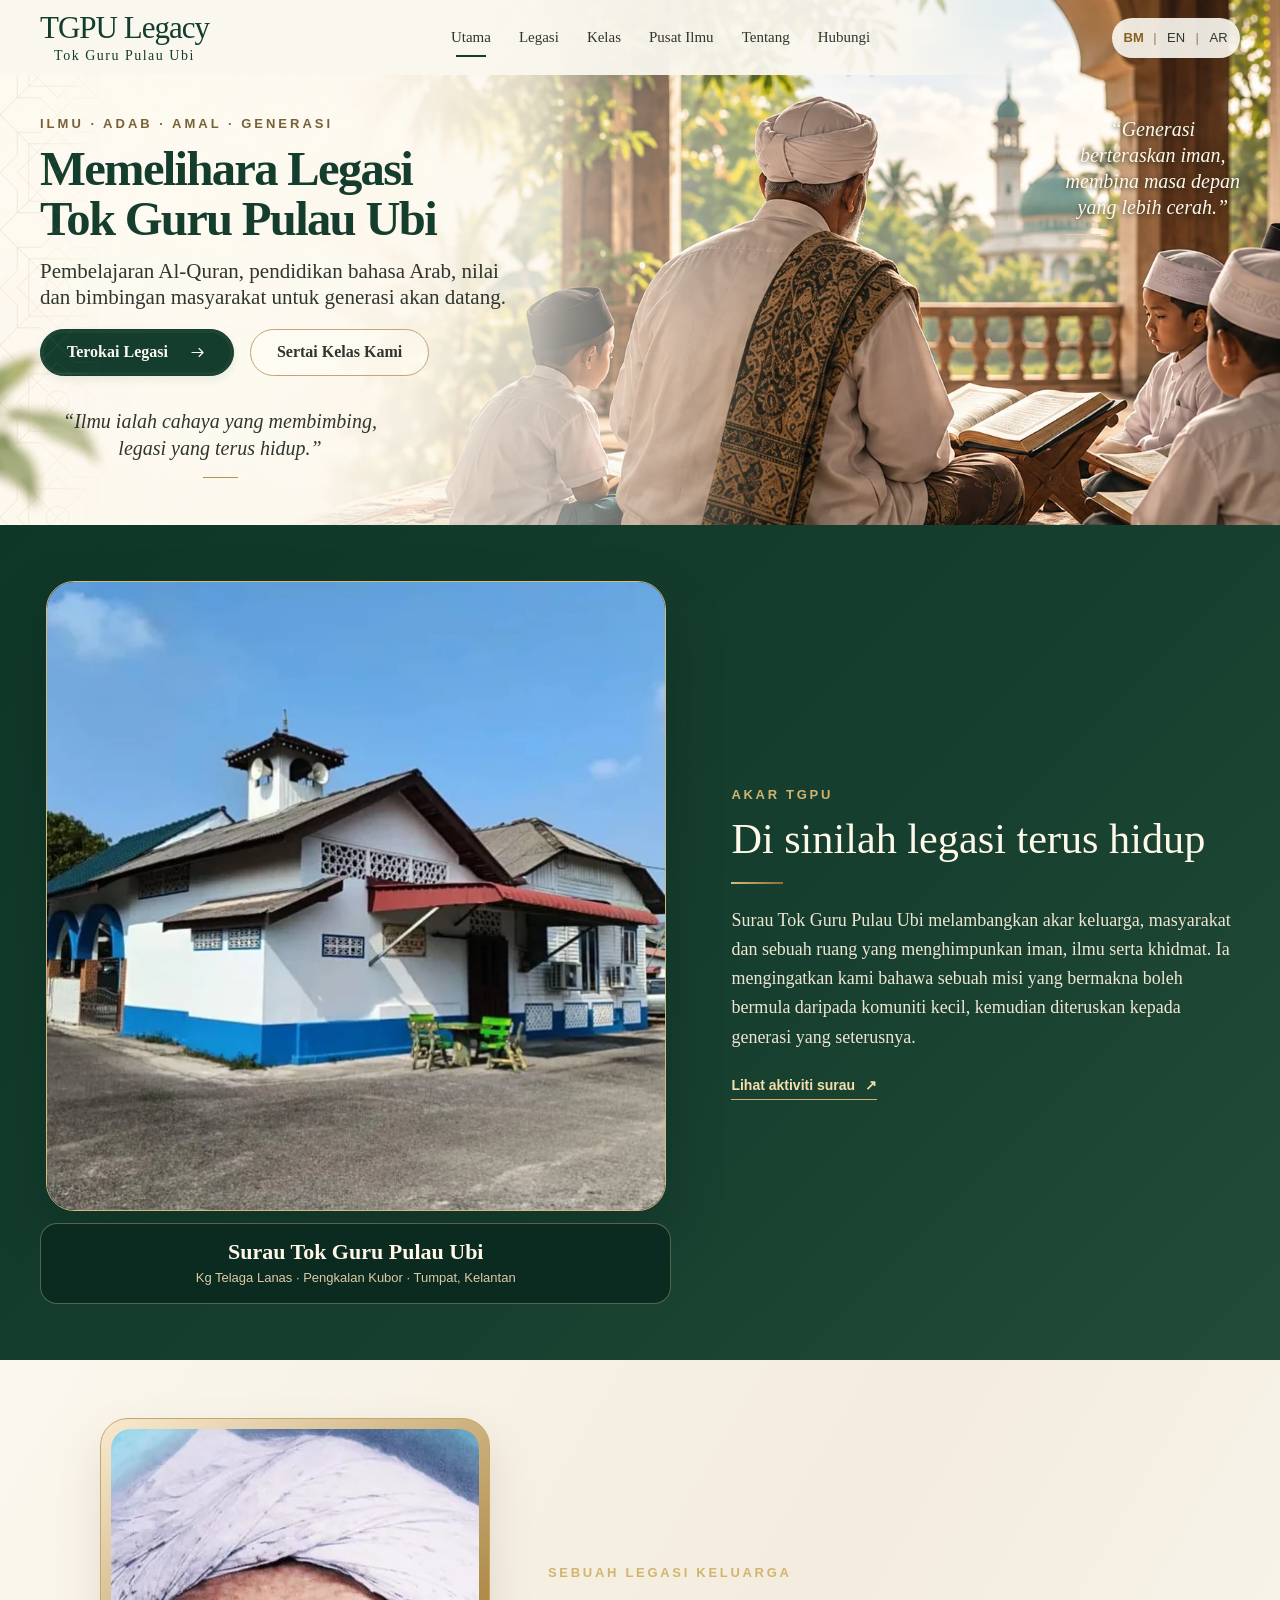
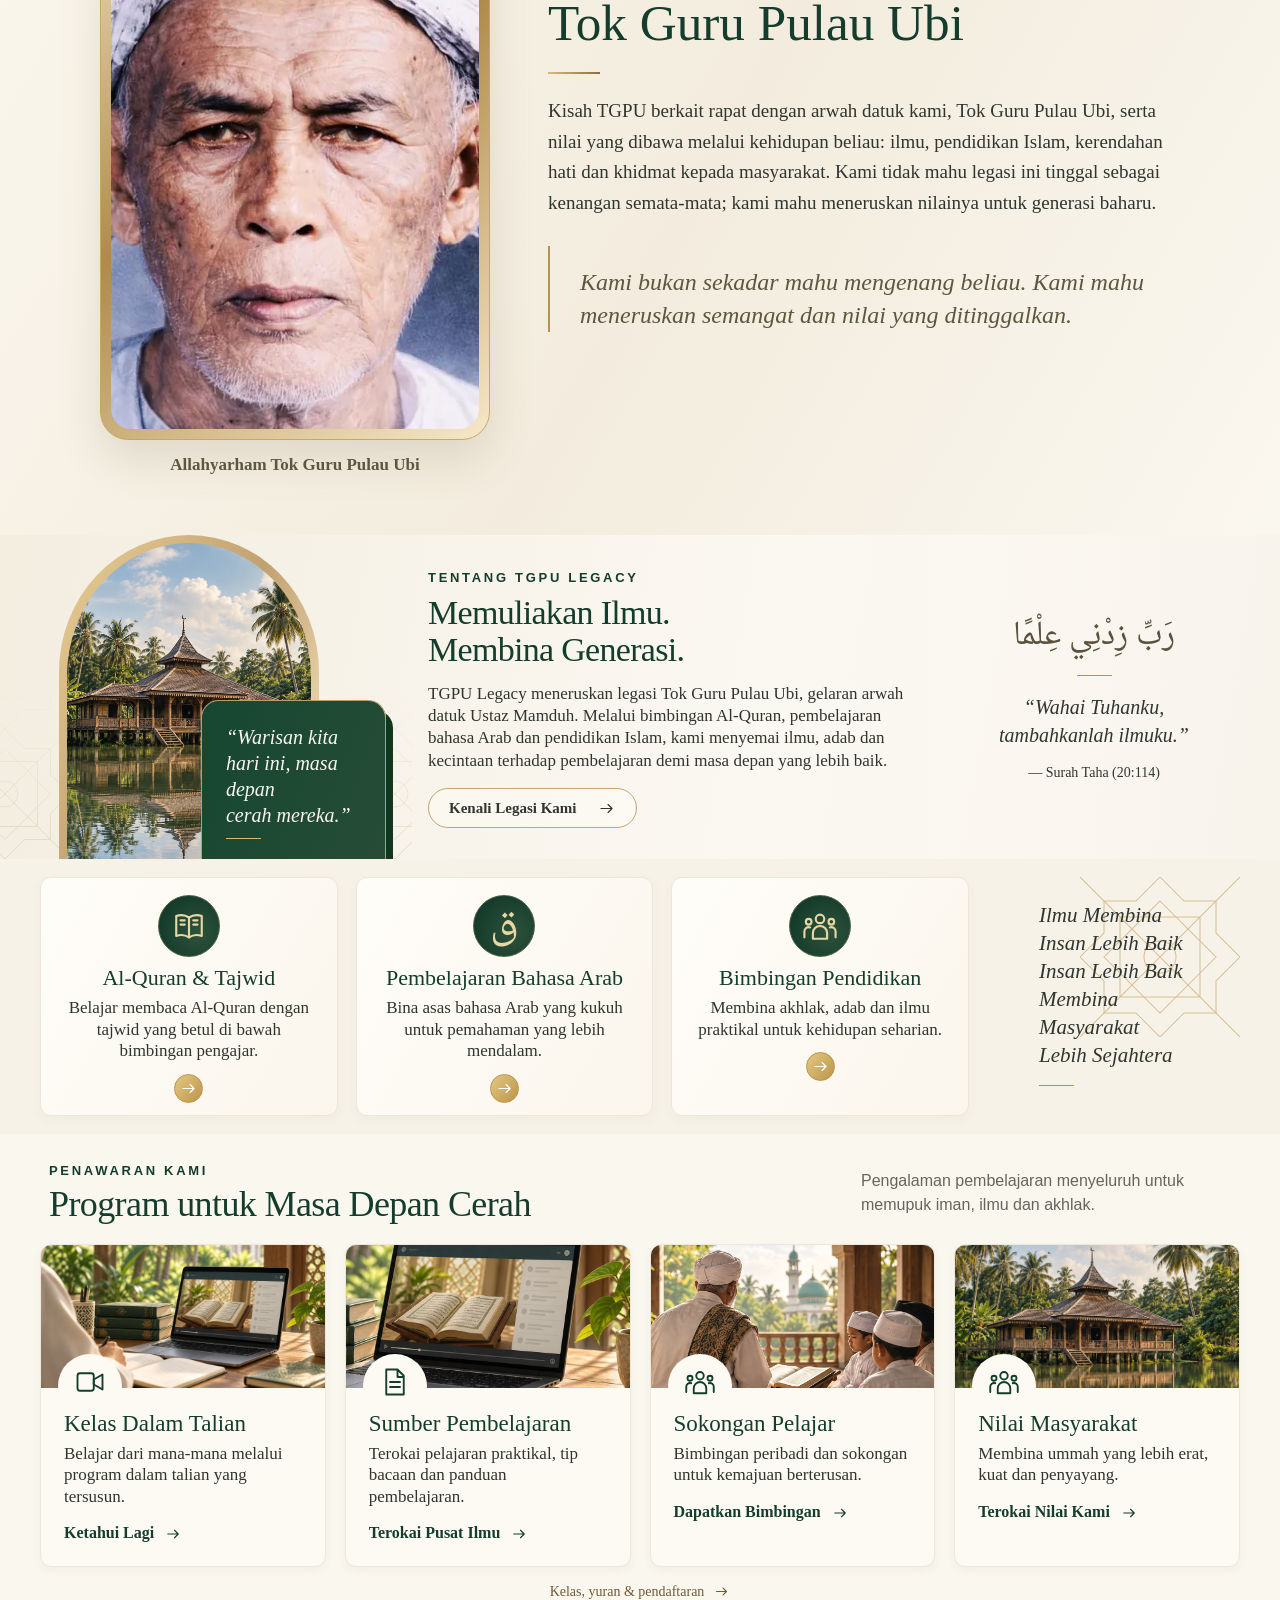
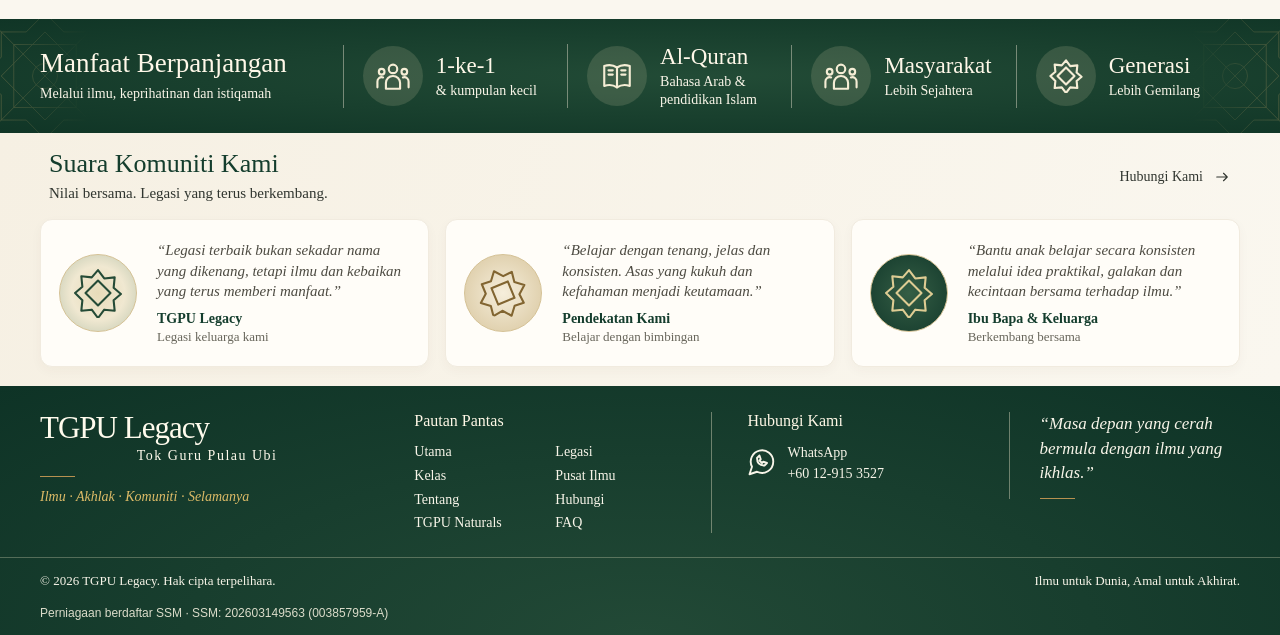
<file: index.html>
<!DOCTYPE html>
<html lang="ms">
<head>
  <meta charset="UTF-8">
  <meta name="viewport" content="width=device-width, initial-scale=1.0">
  <meta name="description" content="TGPU Legacy ialah perniagaan berdaftar SSM yang menyediakan kelas Al-Quran online, Tajwid, Iqra’, Hafazan, Bahasa Arab dan Pendidikan Islam untuk kanak-kanak, remaja dan dewasa.">
  <meta name="keywords" content="kelas Al-Quran online Malaysia, kelas mengaji online, kelas Quran kanak-kanak, kelas Tajwid online, kelas Iqra online, kelas Hafazan online, kelas Bahasa Arab online Malaysia, kelas Fardu Ain online, TGPU Legacy, Tok Guru Pulau Ubi, Ustaz Mamduh">
  <meta name="author" content="TGPU Legacy">
  <meta name="theme-color" content="#123b2c">
  <meta name="robots" content="index, follow, max-image-preview:large">
  <meta name="googlebot" content="index, follow, max-image-preview:large">
  <meta name="language" content="ms-MY">
  <link rel="canonical" href="https://mamduhsaffin.github.io/tgpu-legacy/">
  <link rel="icon" type="image/png" sizes="512x512" href="assets/favicon-512.png">
  <link rel="apple-touch-icon" href="assets/favicon-512.png">
  <link rel="preload" as="image" href="assets/tgpu-logo.png">
  <link rel="alternate" hreflang="ms-MY" href="https://mamduhsaffin.github.io/tgpu-legacy/">
  <link rel="alternate" hreflang="en" href="https://mamduhsaffin.github.io/tgpu-legacy/en.html">
  <link rel="alternate" hreflang="ar" href="https://mamduhsaffin.github.io/tgpu-legacy/ar.html">
  <link rel="alternate" hreflang="x-default" href="https://mamduhsaffin.github.io/tgpu-legacy/">

  <meta property="og:title" content="TGPU Legacy | Kelas Al-Quran Online Malaysia">
  <meta property="og:description" content="Mewarisi ilmu, membina generasi Al-Quran. Kelas Al-Quran, Tajwid, Hafazan, Bahasa Arab dan Pendidikan Islam secara online.">
  <meta property="og:type" content="website">
  <meta property="og:locale" content="ms_MY">
  <meta property="og:url" content="https://mamduhsaffin.github.io/tgpu-legacy/">
  <meta property="og:image" content="https://mamduhsaffin.github.io/tgpu-legacy/assets/tgpu-social-preview.jpg">
  <meta property="og:image:width" content="1200">
  <meta property="og:image:height" content="630">
  <meta property="og:image:alt" content="TGPU Legacy — Tok Guru Pulau Ubi, kelas Al-Quran online Malaysia">
  <meta property="og:site_name" content="TGPU Legacy">
  <meta name="twitter:card" content="summary_large_image">
  <meta name="twitter:image" content="https://mamduhsaffin.github.io/tgpu-legacy/assets/tgpu-social-preview.jpg">
  <meta name="twitter:title" content="TGPU Legacy | Kelas Al-Quran Online Malaysia">
  <meta name="twitter:description" content="Mewarisi ilmu, membina generasi Al-Quran. Kelas Al-Quran, Tajwid, Hafazan, Bahasa Arab dan Pendidikan Islam secara online.">

  <title>TGPU Legacy | Kelas Al-Quran Online Malaysia</title>

  <link rel="stylesheet" href="assets/legacy/styles.css"><link rel="preload" as="image" href="assets/legacy/hero.webp"><script type="application/ld+json">{"@context":"https://schema.org","@type":"EducationalOrganization","name":"TGPU Legacy","alternateName":"Tok Guru Pulau Ubi Legacy","url":"https://mamduhsaffin.github.io/tgpu-legacy/","logo":"https://mamduhsaffin.github.io/tgpu-legacy/assets/tgpu-logo.png","telephone":"+60129153527","inLanguage":"ms"}</script></head><body data-classes="classes.html">
<a class="skip-link" href="#main">Langkau ke kandungan</a>
<header class="site-header"><div class="nav-shell wrap"><a class="brand" href="index.html" aria-label="TGPU Legacy"><span class="brand-name">TGPU Legacy<small>Tok Guru Pulau Ubi</small></span></a><nav id="main-nav" class="main-nav" aria-label="Buka navigasi"><a href="#home" aria-current="page">Utama</a><a href="#legacy" >Legasi</a><a href="classes.html" >Kelas</a><a href="learn.html" >Pusat Ilmu</a><a href="#about" >Tentang</a><a href="#contact" >Hubungi</a></nav><div class="lang-switch" aria-label="Language"><a href="index.html" lang="ms" hreflang="ms" aria-current="page">BM</a><span aria-hidden="true">|</span><a href="en.html" lang="en" hreflang="en" >EN</a><span aria-hidden="true">|</span><a href="ar.html" lang="ar" hreflang="ar" >AR</a></div><button class="menu-toggle" aria-label="Buka navigasi" aria-controls="main-nav" aria-expanded="false"><span></span><span></span><span></span></button></div></header>
<main id="main">
<section class="hero" id="home"><img class="hero-image" src="assets/legacy/hero.webp" width="1536" height="512" alt="Ilustrasi kelas Al-Quran di serambi rumah Melayu dengan pengajar dilihat dari belakang dan pelajar muda." fetchpriority="high"><div class="hero-wash"></div><div class="wrap hero-inner"><div class="hero-copy"><p class="eyebrow">ILMU · ADAB · AMAL · GENERASI</p><h1>Memelihara Legasi<br>Tok Guru Pulau Ubi</h1><p class="hero-lead">Pembelajaran Al-Quran, pendidikan bahasa Arab, nilai dan bimbingan masyarakat untuk generasi akan datang.</p><div class="hero-actions"><a class="button button-green" href="#legacy">Terokai Legasi<svg class="icon " viewBox="0 0 24 24" fill="none" stroke="currentColor" stroke-width="1.5" stroke-linecap="round" stroke-linejoin="round" aria-hidden="true"><path d="M5 12h14m-5-5 5 5-5 5"/></svg></a><a class="button button-outline" href="classes.html">Sertai Kelas Kami</a></div><blockquote class="hero-quote">“Ilmu ialah cahaya yang membimbing,<br>legasi yang terus hidup.”<span class="gold-rule"></span></blockquote></div><p class="hero-side">“Generasi<br>berteraskan iman,<br>membina masa depan<br>yang lebih cerah.”<span class="gold-rule"></span></p></div></section>
<section class="about" id="legacy"><span id="about" class="anchor"></span><div class="wrap about-grid"><div class="heritage-art"><div class="heritage-arch"><img src="assets/legacy/heritage.webp" alt="Ilustrasi surau tradisional Melayu di tepi air dan pokok kelapa." width="768" height="768" loading="lazy"></div><blockquote class="heritage-note">“Warisan kita<br>hari ini, masa depan<br>cerah mereka.”<span class="gold-rule"></span></blockquote></div><div class="about-copy"><p class="eyebrow">TENTANG TGPU LEGACY</p><h2>Memuliakan Ilmu.<br>Membina Generasi.</h2><p>TGPU Legacy meneruskan legasi Tok Guru Pulau Ubi, gelaran arwah datuk Ustaz Mamduh. Melalui bimbingan Al-Quran, pembelajaran bahasa Arab dan pendidikan Islam, kami menyemai ilmu, adab dan kecintaan terhadap pembelajaran demi masa depan yang lebih baik.</p><a class="button button-outline" href="learn.html#legacy">Kenali Legasi Kami<svg class="icon " viewBox="0 0 24 24" fill="none" stroke="currentColor" stroke-width="1.5" stroke-linecap="round" stroke-linejoin="round" aria-hidden="true"><path d="M5 12h14m-5-5 5 5-5 5"/></svg></a></div><blockquote class="quran-verse"><p lang="ar" dir="rtl">رَبِّ زِدْنِي عِلْمًا</p><span class="gold-rule"></span><em>“Wahai Tuhanku,<br>tambahkanlah ilmuku.”</em><cite>— Surah Taha (20:114)</cite></blockquote></div></section>
<section class="pillars" aria-label="Kelas, yuran & pendaftaran"><div class="wrap pillar-grid"><a class="pillar-card" href="classes.html#classes"><span class="pillar-icon"><svg class="icon " viewBox="0 0 24 24" fill="none" stroke="currentColor" stroke-width="1.5" stroke-linecap="round" stroke-linejoin="round" aria-hidden="true"><path d="M12 6c-3-2-6-2-9-1v14c3-1 6-1 9 1 3-2 6-2 9-1V5c-3-1-6-1-9 1Z"/><path d="M12 6v14M6 8h3m-3 3h3m6-3h3m-3 3h3"/></svg></span><h3>Al-Quran & Tajwid</h3><p>Belajar membaca Al-Quran dengan tajwid yang betul di bawah bimbingan pengajar.</p><span class="round-arrow"><svg class="icon " viewBox="0 0 24 24" fill="none" stroke="currentColor" stroke-width="1.5" stroke-linecap="round" stroke-linejoin="round" aria-hidden="true"><path d="M5 12h14m-5-5 5 5-5 5"/></svg></span></a><a class="pillar-card" href="learn.html#arabic"><span class="pillar-icon"><span class="arabic-letter" lang="ar">ق</span></span><h3>Pembelajaran Bahasa Arab</h3><p>Bina asas bahasa Arab yang kukuh untuk pemahaman yang lebih mendalam.</p><span class="round-arrow"><svg class="icon " viewBox="0 0 24 24" fill="none" stroke="currentColor" stroke-width="1.5" stroke-linecap="round" stroke-linejoin="round" aria-hidden="true"><path d="M5 12h14m-5-5 5 5-5 5"/></svg></span></a><a class="pillar-card" href="learn.html#parents"><span class="pillar-icon"><svg class="icon " viewBox="0 0 24 24" fill="none" stroke="currentColor" stroke-width="1.5" stroke-linecap="round" stroke-linejoin="round" aria-hidden="true"><circle cx="12" cy="7" r="3"/><circle cx="4" cy="9" r="2"/><circle cx="20" cy="9" r="2"/><path d="M7 21v-4a5 5 0 0 1 10 0v4ZM1 20v-4a3 3 0 0 1 4-3m18 7v-4a3 3 0 0 0-4-3"/></svg></span><h3>Bimbingan Pendidikan</h3><p>Membina akhlak, adab dan ilmu praktikal untuk kehidupan seharian.</p><span class="round-arrow"><svg class="icon " viewBox="0 0 24 24" fill="none" stroke="currentColor" stroke-width="1.5" stroke-linecap="round" stroke-linejoin="round" aria-hidden="true"><path d="M5 12h14m-5-5 5 5-5 5"/></svg></span></a><p class="knowledge-note">Ilmu Membina<br>Insan Lebih Baik<br>Insan Lebih Baik<br>Membina Masyarakat<br>Lebih Sejahtera<span class="gold-rule"></span></p></div></section>
<section class="programs" id="classes"><span id="programs"></span><div class="wrap"><div class="program-heading"><div><p class="eyebrow">PENAWARAN KAMI</p><h2>Program untuk Masa Depan Cerah</h2></div><p>Pengalaman pembelajaran menyeluruh untuk memupuk iman, ilmu dan akhlak.</p></div><div class="program-grid"><article class="program-card"><a class="program-image image-0" href="classes.html" tabindex="-1" aria-hidden="true"><img src="assets/legacy/learning.webp" width="768" height="512" alt="" loading="lazy"></a><div class="program-copy"><span class="program-icon"><svg class="icon " viewBox="0 0 24 24" fill="none" stroke="currentColor" stroke-width="1.5" stroke-linecap="round" stroke-linejoin="round" aria-hidden="true"><rect x="2" y="5" width="13" height="14" rx="2"/><path d="m15 10 7-4v12l-7-4Z"/></svg></span><h3>Kelas Dalam Talian</h3><p>Belajar dari mana-mana melalui program dalam talian yang tersusun.</p><a href="classes.html">Ketahui Lagi<svg class="icon " viewBox="0 0 24 24" fill="none" stroke="currentColor" stroke-width="1.5" stroke-linecap="round" stroke-linejoin="round" aria-hidden="true"><path d="M5 12h14m-5-5 5 5-5 5"/></svg></a></div></article><article class="program-card"><a class="program-image image-1" href="learn.html" tabindex="-1" aria-hidden="true"><img src="assets/legacy/learning.webp" width="768" height="512" alt="" loading="lazy"></a><div class="program-copy"><span class="program-icon"><svg class="icon " viewBox="0 0 24 24" fill="none" stroke="currentColor" stroke-width="1.5" stroke-linecap="round" stroke-linejoin="round" aria-hidden="true"><path d="M5 2h9l5 5v15H5ZM14 2v6h5M8 12h8m-8 4h8"/></svg></span><h3>Sumber Pembelajaran</h3><p>Terokai pelajaran praktikal, tip bacaan dan panduan pembelajaran.</p><a href="learn.html">Terokai Pusat Ilmu<svg class="icon " viewBox="0 0 24 24" fill="none" stroke="currentColor" stroke-width="1.5" stroke-linecap="round" stroke-linejoin="round" aria-hidden="true"><path d="M5 12h14m-5-5 5 5-5 5"/></svg></a></div></article><article class="program-card"><a class="program-image image-2" href="classes.html#register" tabindex="-1" aria-hidden="true"><img src="assets/legacy/hero.webp" width="768" height="512" alt="" loading="lazy"></a><div class="program-copy"><span class="program-icon"><svg class="icon " viewBox="0 0 24 24" fill="none" stroke="currentColor" stroke-width="1.5" stroke-linecap="round" stroke-linejoin="round" aria-hidden="true"><circle cx="12" cy="7" r="3"/><circle cx="4" cy="9" r="2"/><circle cx="20" cy="9" r="2"/><path d="M7 21v-4a5 5 0 0 1 10 0v4ZM1 20v-4a3 3 0 0 1 4-3m18 7v-4a3 3 0 0 0-4-3"/></svg></span><h3>Sokongan Pelajar</h3><p>Bimbingan peribadi dan sokongan untuk kemajuan berterusan.</p><a href="classes.html#register">Dapatkan Bimbingan<svg class="icon " viewBox="0 0 24 24" fill="none" stroke="currentColor" stroke-width="1.5" stroke-linecap="round" stroke-linejoin="round" aria-hidden="true"><path d="M5 12h14m-5-5 5 5-5 5"/></svg></a></div></article><article class="program-card"><a class="program-image image-3" href="learn.html#legacy" tabindex="-1" aria-hidden="true"><img src="assets/legacy/heritage.webp" width="768" height="512" alt="" loading="lazy"></a><div class="program-copy"><span class="program-icon"><svg class="icon " viewBox="0 0 24 24" fill="none" stroke="currentColor" stroke-width="1.5" stroke-linecap="round" stroke-linejoin="round" aria-hidden="true"><circle cx="12" cy="7" r="3"/><circle cx="4" cy="9" r="2"/><circle cx="20" cy="9" r="2"/><path d="M7 21v-4a5 5 0 0 1 10 0v4ZM1 20v-4a3 3 0 0 1 4-3m18 7v-4a3 3 0 0 0-4-3"/></svg></span><h3>Nilai Masyarakat</h3><p>Membina ummah yang lebih erat, kuat dan penyayang.</p><a href="learn.html#legacy">Terokai Nilai Kami<svg class="icon " viewBox="0 0 24 24" fill="none" stroke="currentColor" stroke-width="1.5" stroke-linecap="round" stroke-linejoin="round" aria-hidden="true"><path d="M5 12h14m-5-5 5 5-5 5"/></svg></a></div></article></div><a class="class-details-link" href="classes.html#pricing">Kelas, yuran & pendaftaran<svg class="icon " viewBox="0 0 24 24" fill="none" stroke="currentColor" stroke-width="1.5" stroke-linecap="round" stroke-linejoin="round" aria-hidden="true"><path d="M5 12h14m-5-5 5 5-5 5"/></svg></a></div></section>
<section class="impact"><div class="wrap impact-grid"><div class="impact-intro"><h2>Manfaat Berpanjangan</h2><p>Melalui ilmu, keprihatinan dan istiqamah</p></div><div class="impact-item"><span><svg class="icon " viewBox="0 0 24 24" fill="none" stroke="currentColor" stroke-width="1.5" stroke-linecap="round" stroke-linejoin="round" aria-hidden="true"><circle cx="12" cy="7" r="3"/><circle cx="4" cy="9" r="2"/><circle cx="20" cy="9" r="2"/><path d="M7 21v-4a5 5 0 0 1 10 0v4ZM1 20v-4a3 3 0 0 1 4-3m18 7v-4a3 3 0 0 0-4-3"/></svg></span><div><h3>1-ke-1</h3><p>& kumpulan kecil</p></div></div><div class="impact-item"><span><svg class="icon " viewBox="0 0 24 24" fill="none" stroke="currentColor" stroke-width="1.5" stroke-linecap="round" stroke-linejoin="round" aria-hidden="true"><path d="M12 6c-3-2-6-2-9-1v14c3-1 6-1 9 1 3-2 6-2 9-1V5c-3-1-6-1-9 1Z"/><path d="M12 6v14M6 8h3m-3 3h3m6-3h3m-3 3h3"/></svg></span><div><h3>Al-Quran</h3><p>Bahasa Arab & pendidikan Islam</p></div></div><div class="impact-item"><span><svg class="icon " viewBox="0 0 24 24" fill="none" stroke="currentColor" stroke-width="1.5" stroke-linecap="round" stroke-linejoin="round" aria-hidden="true"><circle cx="12" cy="7" r="3"/><circle cx="4" cy="9" r="2"/><circle cx="20" cy="9" r="2"/><path d="M7 21v-4a5 5 0 0 1 10 0v4ZM1 20v-4a3 3 0 0 1 4-3m18 7v-4a3 3 0 0 0-4-3"/></svg></span><div><h3>Masyarakat</h3><p>Lebih Sejahtera</p></div></div><div class="impact-item"><span><svg class="icon " viewBox="0 0 24 24" fill="none" stroke="currentColor" stroke-width="1.5" stroke-linecap="round" stroke-linejoin="round" aria-hidden="true"><path d="m12 1 3 4 5-.5-.5 5 3.5 3-3.5 3 .5 5-5-.5-3 4-3-4-5 .5.5-5L1 12l3.5-3-.5-5 5 .5Z"/><path d="m12 6 6 6-6 6-6-6Z"/></svg></span><div><h3>Generasi</h3><p>Lebih Gemilang</p></div></div></div></section>
<section class="community" id="community"><div class="wrap"><div class="community-heading"><div><h2>Suara Komuniti Kami</h2><p>Nilai bersama. Legasi yang terus berkembang.</p></div><a href="https://wa.me/60129153527" target="_blank" rel="noopener">Hubungi Kami<svg class="icon " viewBox="0 0 24 24" fill="none" stroke="currentColor" stroke-width="1.5" stroke-linecap="round" stroke-linejoin="round" aria-hidden="true"><path d="M5 12h14m-5-5 5 5-5 5"/></svg></a></div><div class="community-grid"><figure class="voice-card"><span class="community-avatar avatar-0" aria-hidden="true"><svg class="icon " viewBox="0 0 24 24" fill="none" stroke="currentColor" stroke-width="1.5" stroke-linecap="round" stroke-linejoin="round" aria-hidden="true"><path d="m12 1 3 4 5-.5-.5 5 3.5 3-3.5 3 .5 5-5-.5-3 4-3-4-5 .5.5-5L1 12l3.5-3-.5-5 5 .5Z"/><path d="m12 6 6 6-6 6-6-6Z"/></svg></span><div><blockquote>“Legasi terbaik bukan sekadar nama yang dikenang, tetapi ilmu dan kebaikan yang terus memberi manfaat.”</blockquote><figcaption><strong>TGPU Legacy</strong><span>Legasi keluarga kami</span></figcaption></div></figure><figure class="voice-card"><span class="community-avatar avatar-1" aria-hidden="true"><svg class="icon " viewBox="0 0 24 24" fill="none" stroke="currentColor" stroke-width="1.5" stroke-linecap="round" stroke-linejoin="round" aria-hidden="true"><path d="m12 1 3 4 5-.5-.5 5 3.5 3-3.5 3 .5 5-5-.5-3 4-3-4-5 .5.5-5L1 12l3.5-3-.5-5 5 .5Z"/><path d="m12 6 6 6-6 6-6-6Z"/></svg></span><div><blockquote>“Belajar dengan tenang, jelas dan konsisten. Asas yang kukuh dan kefahaman menjadi keutamaan.”</blockquote><figcaption><strong>Pendekatan Kami</strong><span>Belajar dengan bimbingan</span></figcaption></div></figure><figure class="voice-card"><span class="community-avatar avatar-2" aria-hidden="true"><svg class="icon " viewBox="0 0 24 24" fill="none" stroke="currentColor" stroke-width="1.5" stroke-linecap="round" stroke-linejoin="round" aria-hidden="true"><path d="m12 1 3 4 5-.5-.5 5 3.5 3-3.5 3 .5 5-5-.5-3 4-3-4-5 .5.5-5L1 12l3.5-3-.5-5 5 .5Z"/><path d="m12 6 6 6-6 6-6-6Z"/></svg></span><div><blockquote>“Bantu anak belajar secara konsisten melalui idea praktikal, galakan dan kecintaan bersama terhadap ilmu.”</blockquote><figcaption><strong>Ibu Bapa & Keluarga</strong><span>Berkembang bersama</span></figcaption></div></figure></div></div></section>
</main>
<footer id="contact"><div class="wrap footer-main"><div><a class="brand footer-brand" href="index.html"><span class="brand-name">TGPU Legacy<small>Tok Guru Pulau Ubi</small></span></a><span class="gold-rule"></span><p class="footer-tag">Ilmu · Akhlak · Komuniti · Selamanya</p></div><div class="footer-nav"><h3>Pautan Pantas</h3><div><a href="#home" aria-current="page">Utama</a><a href="#legacy" >Legasi</a><a href="classes.html" >Kelas</a><a href="learn.html" >Pusat Ilmu</a><a href="#about" >Tentang</a><a href="#contact" >Hubungi</a><a href="wellness/?lang=ms">TGPU Naturals</a><a href="classes.html#faq">FAQ</a></div></div><div class="footer-contact"><h3>Hubungi Kami</h3><a class="whatsapp" href="https://wa.me/60129153527" target="_blank" rel="noopener"><svg class="icon " viewBox="0 0 24 24" fill="none" stroke="currentColor" stroke-width="1.5" stroke-linecap="round" stroke-linejoin="round" aria-hidden="true"><path d="M21 11a9 9 0 0 1-13 8l-6 2 2-6A9 9 0 1 1 21 11Z"/><path d="M8 8c0 4 2 6 6 6l2-2-3-1-1 1-2-2 1-1-1-3Z"/></svg><span>WhatsApp<br><bdi>+60 12-915 3527</bdi></span></a></div><blockquote class="footer-quote">“Masa depan yang cerah<br>bermula dengan ilmu yang ikhlas.”<span class="gold-rule"></span></blockquote></div><div class="footer-bottom"><div class="wrap"><p>© <span data-year>2026</span> TGPU Legacy. Hak cipta terpelihara.</p><p>Ilmu untuk Dunia, Amal untuk Akhirat.</p></div></div><div class="wrap business-info"><a href="classes.html#ssm">Perniagaan berdaftar SSM · SSM: <bdi>202603149563 (003857959-A)</bdi></a></div></footer>
<script src="assets/legacy/site.js" defer></script></body></html>
</file>
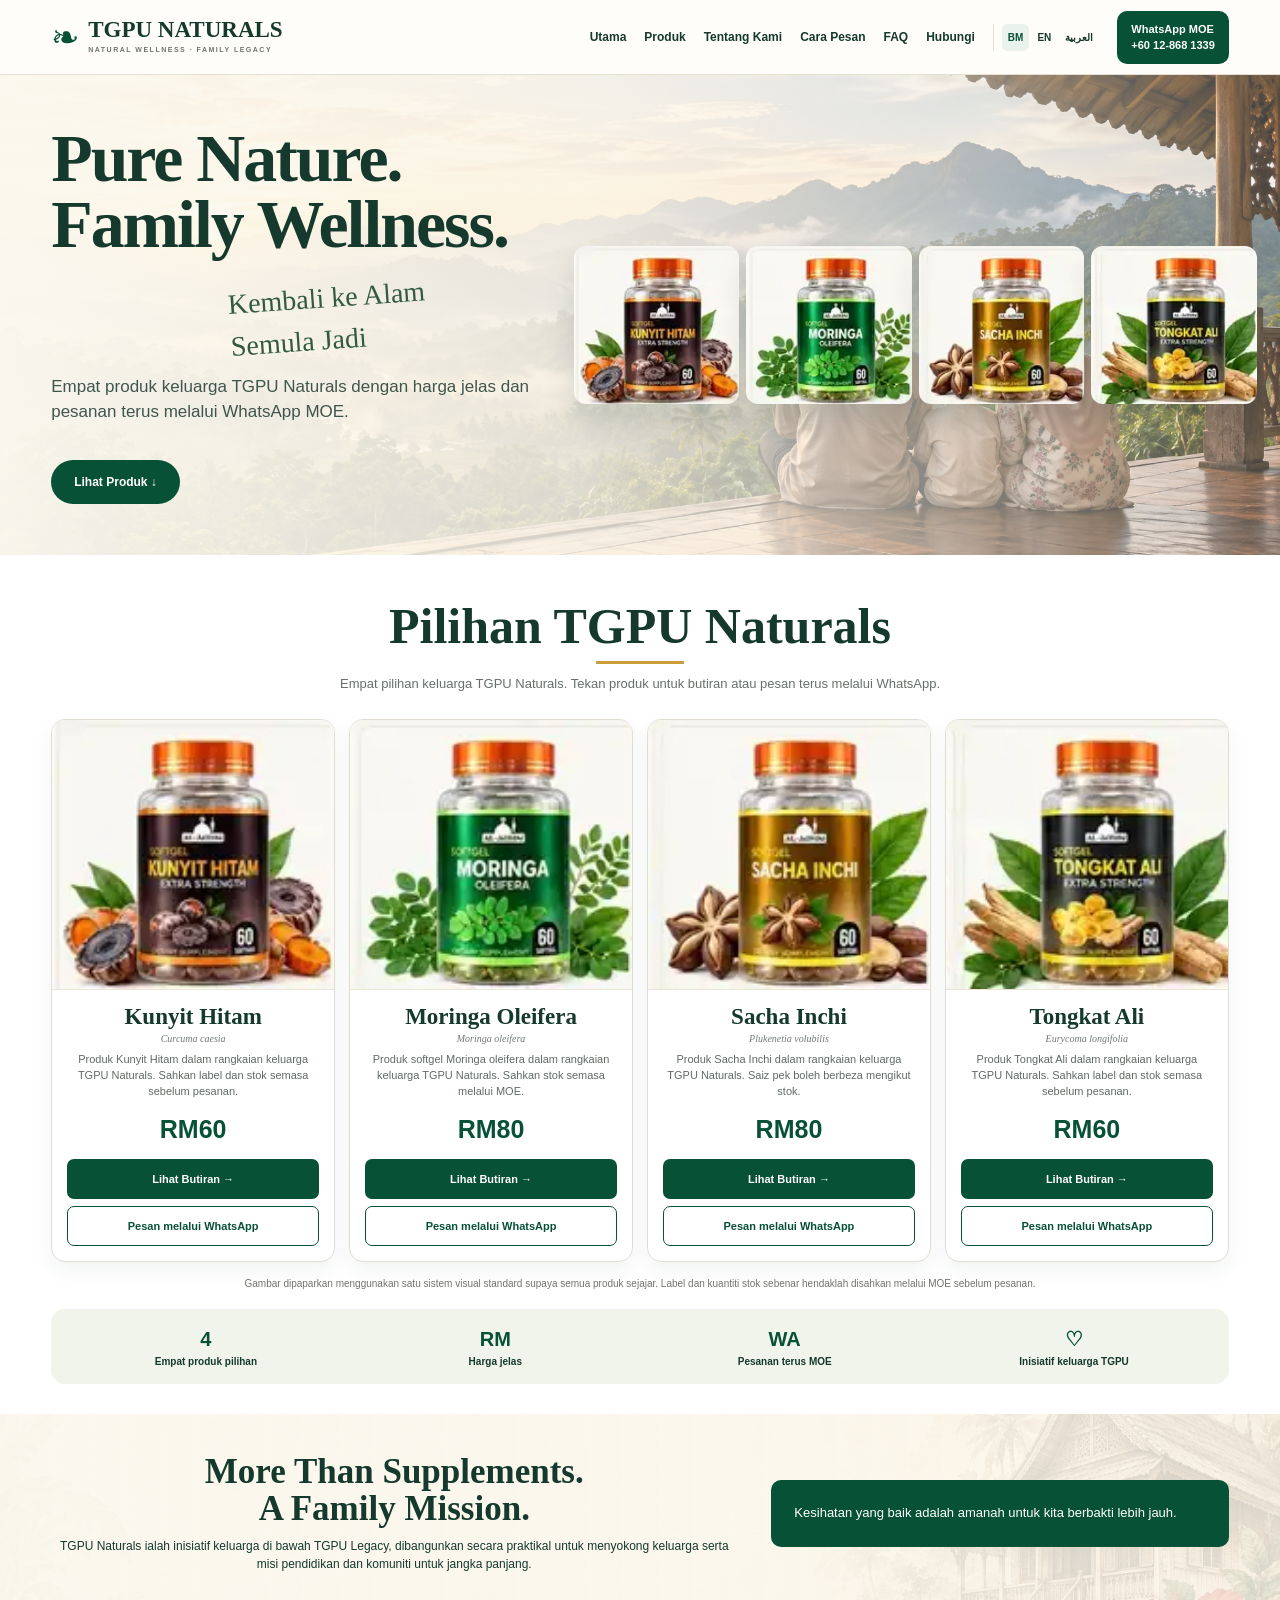
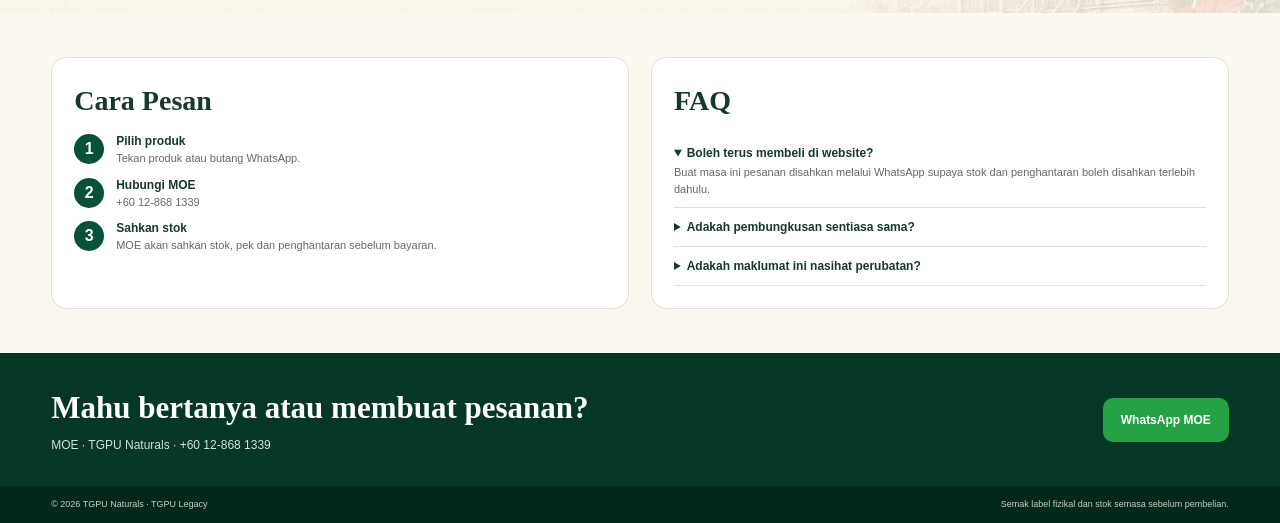
<file: wellness/index.html>
<!doctype html>
<html lang="ms" dir="ltr">
<head>
<meta charset="utf-8">
<meta name="viewport" content="width=device-width,initial-scale=1">
<title>TGPU Naturals Malaysia | Kunyit Hitam, Moringa, Sacha Inchi & Tongkat Ali</title>
<meta name="description" content="TGPU Naturals Malaysia — Kunyit Hitam RM60, Moringa Oleifera RM80, Sacha Inchi RM80 dan Tongkat Ali RM60. Pertanyaan dan pesanan melalui WhatsApp MOE.">
<meta name="robots" content="index,follow,max-image-preview:large,max-snippet:-1">
<meta name="theme-color" content="#0b4d34">
<link rel="canonical" href="https://tgpu.my/wellness/">
<link rel="alternate" hreflang="ms-MY" href="https://tgpu.my/wellness/?lang=ms">
<link rel="alternate" hreflang="en" href="https://tgpu.my/wellness/?lang=en">
<link rel="alternate" hreflang="ar" href="https://tgpu.my/wellness/?lang=ar">
<link rel="alternate" hreflang="x-default" href="https://tgpu.my/wellness/">
<meta property="og:type" content="website">
<meta property="og:url" content="https://tgpu.my/wellness/">
<meta property="og:title" content="TGPU Naturals Malaysia | Family Wellness">
<meta property="og:description" content="Empat produk TGPU Naturals dengan harga jelas dan pesanan terus melalui WhatsApp MOE.">
<meta property="og:image" content="https://tgpu.my/wellness/assets/tgpu-products-fixed.webp">
<style>
:root{--g:#075137;--g2:#043724;--cream:#fbf8ef;--gold:#c99e39;--ink:#15392d;--line:#e7dfd0}*{box-sizing:border-box}html{scroll-behavior:smooth}body{margin:0;background:var(--cream);color:var(--ink);font-family:Arial,Helvetica,sans-serif;line-height:1.5}a{text-decoration:none;color:inherit}.shell{width:min(1180px,92%);margin:auto}h1,h2,h3,.brand strong{font-family:Georgia,'Times New Roman',serif}header{position:sticky;top:0;z-index:50;background:rgba(255,253,249,.97);border-bottom:1px solid var(--line);backdrop-filter:blur(9px)}.nav{min-height:74px;display:flex;align-items:center;gap:18px}.brand{display:flex;align-items:center;gap:9px;min-width:230px}.mark{font-size:34px;color:var(--g)}.brand strong{display:block;font-size:23px;line-height:1}.brand small{display:block;font-size:7px;font-weight:800;letter-spacing:1.5px;color:#6c756f;margin-top:4px}.navlinks{margin-left:auto;display:flex;gap:18px;font-size:12px;font-weight:800}.navlinks a:hover{color:#a47a21}.langs{display:flex;gap:2px;border-left:1px solid var(--line);padding-left:8px}.langs a{padding:6px;font-size:10px;font-weight:900;border-radius:6px}.langs a.active{background:#eaf2ed;color:var(--g)}.waTop{background:var(--g);color:#fff;padding:10px 14px;border-radius:10px;font-size:11px;font-weight:900;white-space:nowrap}.hero{background:linear-gradient(90deg,rgba(251,248,239,.98),rgba(251,248,239,.82) 46%,rgba(251,248,239,.26)),url('assets/family-hero.webp') center/cover;overflow:hidden}.heroGrid{min-height:480px;display:grid;grid-template-columns:42% 58%;align-items:center;gap:28px}.heroCopy{padding:50px 0}.hero h1{font-size:clamp(48px,5.3vw,74px);line-height:.96;letter-spacing:-2px;margin:0 0 16px}.hero p{font-size:17px;max-width:520px;color:#40564d}.script{font-family:cursive;font-size:28px;transform:rotate(-4deg);margin:12px 0 0 36%;color:#315a40}.heroCta{display:inline-block;margin-top:18px;background:var(--g);color:#fff;padding:13px 23px;border-radius:999px;font-size:12px;font-weight:900}.heroProducts{display:grid;grid-template-columns:repeat(4,1fr);gap:7px;align-items:end;padding:40px 0 20px}.heroBottle{aspect-ratio:150/144;background-image:url('assets/tgpu-products-fixed.webp?v=20260912k');background-repeat:no-repeat;background-size:400% 100%;filter:drop-shadow(0 16px 14px rgba(23,58,47,.16));border-radius:12px}.k{background-position:0 0}.m{background-position:33.333% 0}.s{background-position:66.667% 0}.t{background-position:100% 0}.shop{padding:46px 0 30px;background:#fff}.head{text-align:center;margin-bottom:25px}.head h2{font-size:clamp(38px,4vw,50px);line-height:1;margin:0}.head h2:after{content:'';display:block;width:88px;height:3px;background:var(--gold);margin:10px auto}.head p{font-size:13px;color:#67716b;max-width:720px;margin:0 auto}.grid{display:grid;grid-template-columns:repeat(4,minmax(0,1fr));gap:14px;align-items:stretch}.card{background:#fff;border:1px solid #e2ddd4;border-radius:14px;overflow:hidden;display:flex;flex-direction:column;box-shadow:0 8px 20px rgba(23,58,47,.06);transition:.18s}.card:hover{transform:translateY(-4px);box-shadow:0 17px 34px rgba(23,58,47,.13)}.media{display:block;aspect-ratio:150/144;background:#faf8f2;border-bottom:1px solid #ece5d8;overflow:hidden}.productArt{display:block;width:100%;height:100%;background-image:url('assets/tgpu-products-fixed.webp?v=20260912k');background-repeat:no-repeat;background-size:400% 100%}.body{padding:15px;display:flex;flex-direction:column;flex:1;text-align:center}.body h3{font-size:23px;line-height:1.05;margin:0 0 4px}.bot{font:italic 10px Georgia,serif;color:#727a75;margin-bottom:8px}.body p{font-size:11px;line-height:1.45;color:#606a64;margin:0 0 11px;min-height:48px}.price{font-size:25px;font-weight:900;color:var(--g);margin-top:auto;margin-bottom:10px}.btn{display:flex;align-items:center;justify-content:center;min-height:40px;border-radius:7px;font-size:11px;font-weight:900}.details{background:var(--g);color:#fff;margin-bottom:7px}.order{border:1px solid var(--g);color:var(--g);background:#fff}.note{text-align:center;font-size:10px;color:#73736d;max-width:850px;margin:14px auto 0}.trust{margin-top:18px;background:#f0f4ea;border-radius:14px;padding:15px;display:grid;grid-template-columns:repeat(4,1fr);gap:10px}.trust div{text-align:center;font-size:10px;font-weight:900}.trust b{display:block;font-size:20px;color:var(--g)}.mission{padding:40px 0;background:linear-gradient(90deg,rgba(251,248,239,.96),rgba(251,248,239,.82)),url('assets/heritage-story.webp') center/cover}.missionGrid{display:grid;grid-template-columns:1.2fr .8fr;gap:34px;align-items:center}.mission h2{text-align:center;font-size:35px;line-height:1.05;margin:0 0 10px}.mission p{text-align:center;font-size:12px;max-width:680px;margin:auto}.quote{background:var(--g);color:#fff;border-radius:10px;padding:23px;font-size:13px;line-height:1.55}.info{padding:44px 0}.infoGrid{display:grid;grid-template-columns:1fr 1fr;gap:22px}.box{background:#fff;border:1px solid var(--line);border-radius:15px;padding:22px}.box h2{font-size:28px;margin:0 0 12px}.step{display:grid;grid-template-columns:32px 1fr;gap:10px;margin:11px 0}.step b{width:30px;height:30px;border-radius:50%;display:grid;place-items:center;background:var(--g);color:#fff}.step h3{font:700 12px Arial;margin:0}.step p,.faq p{font-size:11px;color:#626b65;margin:2px 0 0}.faq details{border-bottom:1px solid var(--line);padding:10px 0}.faq summary{font-size:12px;font-weight:900;cursor:pointer}.contact{background:var(--g2);color:#fff;padding:32px 0}.contactRow{display:flex;justify-content:space-between;align-items:center;gap:20px}.contact h2{font-size:31px;margin:0 0 4px}.contact p{font-size:12px;color:#d5e2db;margin:0}.waBtn{background:#25a244;color:#fff;padding:13px 18px;border-radius:10px;font-size:12px;font-weight:900}.foot{background:#032719;color:#c0d0c8;padding:12px 0;font-size:9px}.footRow{display:flex;justify-content:space-between;gap:18px}.float{display:none;position:fixed;right:16px;bottom:16px;background:#25a244;color:#fff;padding:12px 15px;border-radius:999px;font-size:11px;font-weight:900;box-shadow:0 8px 22px #0004;z-index:80}[dir=rtl] .navlinks{margin-left:0;margin-right:auto}[dir=rtl] .langs{border-left:0;border-right:1px solid var(--line);padding-left:0;padding-right:8px}@media(max-width:980px){.navlinks{display:none}.langs{margin-left:auto}.heroGrid{grid-template-columns:1fr}.heroCopy{padding-bottom:0}.heroProducts{max-width:760px;margin:auto}.grid{grid-template-columns:repeat(2,1fr)}.missionGrid,.infoGrid{grid-template-columns:1fr}.trust{grid-template-columns:repeat(2,1fr)}.float{display:block}}@media(max-width:600px){.shell{width:92%}.brand{min-width:0}.brand strong{font-size:18px}.brand small{font-size:6px}.waTop{display:none}.heroGrid{min-height:auto}.hero h1{font-size:47px}.script{font-size:22px;margin-left:25%}.heroProducts{grid-template-columns:repeat(2,1fr);gap:8px;padding-top:18px}.grid{grid-template-columns:1fr}.trust{grid-template-columns:1fr}.head h2{font-size:37px}.contactRow,.footRow{flex-direction:column;align-items:flex-start}}
</style>
<script type="application/ld+json">{"@context":"https://schema.org","@type":"Organization","name":"TGPU Naturals","url":"https://tgpu.my/wellness/","contactPoint":{"@type":"ContactPoint","telephone":"+60-12-868-1339","contactType":"sales","availableLanguage":["Malay","English","Arabic"]}}</script>
<script type="application/ld+json">{"@context":"https://schema.org","@type":"ItemList","name":"TGPU Naturals Products","numberOfItems":4,"itemListElement":[{"@type":"ListItem","position":1,"url":"https://tgpu.my/wellness/kunyit-hitam/","item":{"@type":"Product","name":"Kunyit Hitam Softgel","offers":{"@type":"Offer","priceCurrency":"MYR","price":"60"}}},{"@type":"ListItem","position":2,"url":"https://tgpu.my/wellness/moringa/","item":{"@type":"Product","name":"Moringa Oleifera Softgel","offers":{"@type":"Offer","priceCurrency":"MYR","price":"80"}}},{"@type":"ListItem","position":3,"url":"https://tgpu.my/wellness/sacha-inchi/","item":{"@type":"Product","name":"Sacha Inchi Softgel","offers":{"@type":"Offer","priceCurrency":"MYR","price":"80"}}},{"@type":"ListItem","position":4,"url":"https://tgpu.my/wellness/tongkat-ali/","item":{"@type":"Product","name":"Tongkat Ali Softgel","offers":{"@type":"Offer","priceCurrency":"MYR","price":"60"}}}]}</script>
</head>
<body>
<header><div class="shell nav"><a class="brand" href="./"><span class="mark">❧</span><span><strong>TGPU NATURALS</strong><small>NATURAL WELLNESS · FAMILY LEGACY</small></span></a><nav class="navlinks"><a href="#home" data-t="home">Utama</a><a href="#products" data-t="products">Produk</a><a href="#about" data-t="about">Tentang Kami</a><a href="#order" data-t="how">Cara Pesan</a><a href="#faq">FAQ</a><a href="#contact" data-t="contact">Hubungi</a></nav><div class="langs"><a data-lang="ms" href="?lang=ms">BM</a><a data-lang="en" href="?lang=en">EN</a><a data-lang="ar" href="?lang=ar">العربية</a></div><a class="waTop" href="https://wa.me/60128681339?text=Assalamualaikum%20MOE%2C%20saya%20ingin%20bertanya%20tentang%20TGPU%20Naturals." target="_blank" rel="noopener">WhatsApp MOE<br>+60 12-868 1339</a></div></header>
<main>
<section class="hero" id="home"><div class="shell heroGrid"><div class="heroCopy"><h1 data-t="hero">Pure Nature.<br>Family Wellness.</h1><div class="script" data-t="script">Kembali ke Alam<br>Semula Jadi</div><p data-t="heroText">Empat produk keluarga TGPU Naturals dengan harga jelas dan pesanan terus melalui WhatsApp MOE.</p><a class="heroCta" href="#products" data-t="explore">Lihat Produk ↓</a></div><div class="heroProducts" aria-label="TGPU Naturals product collection"><div class="heroBottle k"></div><div class="heroBottle m"></div><div class="heroBottle s"></div><div class="heroBottle t"></div></div></div></section>
<section class="shop" id="products"><div class="shell"><div class="head"><h2 data-t="productTitle">Pilihan TGPU Naturals</h2><p data-t="productIntro">Empat pilihan keluarga TGPU Naturals. Tekan produk untuk butiran atau pesan terus melalui WhatsApp.</p></div><div class="grid">
<article class="card"><a href="kunyit-hitam/" class="media"><span class="productArt k" role="img" aria-label="Kunyit Hitam TGPU Naturals"></span></a><div class="body"><h3>Kunyit Hitam</h3><div class="bot">Curcuma caesia</div><p data-t="kunyitDesc">Produk Kunyit Hitam dalam rangkaian keluarga TGPU Naturals. Sahkan label dan stok semasa sebelum pesanan.</p><div class="price">RM60</div><a class="btn details" href="kunyit-hitam/" data-t="view">Lihat Butiran →</a><a class="btn order" href="https://wa.me/60128681339?text=Assalamualaikum%20MOE%2C%20saya%20berminat%20dengan%20Kunyit%20Hitam%20RM60." target="_blank" rel="noopener" data-t="orderWa">Pesan melalui WhatsApp</a></div></article>
<article class="card"><a href="moringa/" class="media"><span class="productArt m" role="img" aria-label="Moringa Oleifera TGPU Naturals"></span></a><div class="body"><h3>Moringa Oleifera</h3><div class="bot">Moringa oleifera</div><p data-t="moringaDesc">Produk softgel Moringa oleifera dalam rangkaian keluarga TGPU Naturals. Sahkan stok semasa melalui MOE.</p><div class="price">RM80</div><a class="btn details" href="moringa/" data-t="view">Lihat Butiran →</a><a class="btn order" href="https://wa.me/60128681339?text=Assalamualaikum%20MOE%2C%20saya%20berminat%20dengan%20Moringa%20Oleifera%20RM80." target="_blank" rel="noopener" data-t="orderWa">Pesan melalui WhatsApp</a></div></article>
<article class="card"><a href="sacha-inchi/" class="media"><span class="productArt s" role="img" aria-label="Sacha Inchi TGPU Naturals"></span></a><div class="body"><h3>Sacha Inchi</h3><div class="bot">Plukenetia volubilis</div><p data-t="sachaDesc">Produk Sacha Inchi dalam rangkaian keluarga TGPU Naturals. Saiz pek boleh berbeza mengikut stok.</p><div class="price">RM80</div><a class="btn details" href="sacha-inchi/" data-t="view">Lihat Butiran →</a><a class="btn order" href="https://wa.me/60128681339?text=Assalamualaikum%20MOE%2C%20saya%20berminat%20dengan%20Sacha%20Inchi%20RM80." target="_blank" rel="noopener" data-t="orderWa">Pesan melalui WhatsApp</a></div></article>
<article class="card"><a href="tongkat-ali/" class="media"><span class="productArt t" role="img" aria-label="Tongkat Ali TGPU Naturals"></span></a><div class="body"><h3>Tongkat Ali</h3><div class="bot">Eurycoma longifolia</div><p data-t="tongkatDesc">Produk Tongkat Ali dalam rangkaian keluarga TGPU Naturals. Sahkan label dan stok semasa sebelum pesanan.</p><div class="price">RM60</div><a class="btn details" href="tongkat-ali/" data-t="view">Lihat Butiran →</a><a class="btn order" href="https://wa.me/60128681339?text=Assalamualaikum%20MOE%2C%20saya%20berminat%20dengan%20Tongkat%20Ali%20RM60." target="_blank" rel="noopener" data-t="orderWa">Pesan melalui WhatsApp</a></div></article>
</div><p class="note" data-t="note">Gambar dipaparkan menggunakan satu sistem visual standard supaya semua produk sejajar. Label dan kuantiti stok sebenar hendaklah disahkan melalui MOE sebelum pesanan.</p><div class="trust"><div><b>4</b><span data-t="trust1">Empat produk pilihan</span></div><div><b>RM</b><span data-t="trust2">Harga jelas</span></div><div><b>WA</b><span data-t="trust3">Pesanan terus MOE</span></div><div><b>♡</b><span data-t="trust4">Inisiatif keluarga TGPU</span></div></div></div></section>
<section class="mission" id="about"><div class="shell missionGrid"><div><h2 data-t="missionTitle">More Than Supplements.<br>A Family Mission.</h2><p data-t="missionText">TGPU Naturals ialah inisiatif keluarga di bawah TGPU Legacy, dibangunkan secara praktikal untuk menyokong keluarga serta misi pendidikan dan komuniti untuk jangka panjang.</p></div><div class="quote" data-t="quote">Kesihatan yang baik adalah amanah untuk kita berbakti lebih jauh.</div></div></section>
<section class="info"><div class="shell infoGrid"><article class="box" id="order"><h2 data-t="orderTitle">Cara Pesan</h2><div class="step"><b>1</b><div><h3 data-t="step1h">Pilih produk</h3><p data-t="step1p">Tekan produk atau butang WhatsApp.</p></div></div><div class="step"><b>2</b><div><h3 data-t="step2h">Hubungi MOE</h3><p>+60 12-868 1339</p></div></div><div class="step"><b>3</b><div><h3 data-t="step3h">Sahkan stok</h3><p data-t="step3p">MOE akan sahkan stok, pek dan penghantaran sebelum bayaran.</p></div></div></article><article class="box faq" id="faq"><h2>FAQ</h2><details open><summary data-t="faq1q">Boleh terus membeli di website?</summary><p data-t="faq1a">Buat masa ini pesanan disahkan melalui WhatsApp supaya stok dan penghantaran boleh disahkan terlebih dahulu.</p></details><details><summary data-t="faq2q">Adakah pembungkusan sentiasa sama?</summary><p data-t="faq2a">Label, saiz pek dan kuantiti softgel boleh berubah mengikut stok pembekal.</p></details><details><summary data-t="faq3q">Adakah maklumat ini nasihat perubatan?</summary><p data-t="faq3a">Tidak. Maklumat laman bersifat umum dan tidak menggantikan nasihat profesional kesihatan.</p></details></article></div></section>
<section class="contact" id="contact"><div class="shell contactRow"><div><h2 data-t="ready">Mahu bertanya atau membuat pesanan?</h2><p>MOE · TGPU Naturals · +60 12-868 1339</p></div><a class="waBtn" href="https://wa.me/60128681339?text=Assalamualaikum%20MOE%2C%20saya%20ingin%20bertanya%20tentang%20TGPU%20Naturals." target="_blank" rel="noopener">WhatsApp MOE</a></div></section>
</main><footer class="foot"><div class="shell footRow"><span>© 2026 TGPU Naturals · TGPU Legacy</span><span data-t="footer">Semak label fizikal dan stok semasa sebelum pembelian.</span></div></footer><a class="float" href="https://wa.me/60128681339" target="_blank" rel="noopener">WhatsApp MOE</a>
<script>
const d={
ms:{home:'Utama',products:'Produk',about:'Tentang Kami',how:'Cara Pesan',contact:'Hubungi',hero:'Pure Nature.<br>Family Wellness.',script:'Kembali ke Alam<br>Semula Jadi',heroText:'Empat produk keluarga TGPU Naturals dengan harga jelas dan pesanan terus melalui WhatsApp MOE.',explore:'Lihat Produk ↓',productTitle:'Pilihan TGPU Naturals',productIntro:'Empat pilihan keluarga TGPU Naturals. Tekan produk untuk butiran atau pesan terus melalui WhatsApp.',kunyitDesc:'Produk Kunyit Hitam dalam rangkaian keluarga TGPU Naturals. Sahkan label dan stok semasa sebelum pesanan.',moringaDesc:'Produk softgel Moringa oleifera dalam rangkaian keluarga TGPU Naturals. Sahkan stok semasa melalui MOE.',sachaDesc:'Produk Sacha Inchi dalam rangkaian keluarga TGPU Naturals. Saiz pek boleh berbeza mengikut stok.',tongkatDesc:'Produk Tongkat Ali dalam rangkaian keluarga TGPU Naturals. Sahkan label dan stok semasa sebelum pesanan.',view:'Lihat Butiran →',orderWa:'Pesan melalui WhatsApp',note:'Gambar dipaparkan menggunakan satu sistem visual standard supaya semua produk sejajar. Label dan kuantiti stok sebenar hendaklah disahkan melalui MOE sebelum pesanan.',trust1:'Empat produk pilihan',trust2:'Harga jelas',trust3:'Pesanan terus MOE',trust4:'Inisiatif keluarga TGPU',missionTitle:'More Than Supplements.<br>A Family Mission.',missionText:'TGPU Naturals ialah inisiatif keluarga di bawah TGPU Legacy, dibangunkan secara praktikal untuk menyokong keluarga serta misi pendidikan dan komuniti untuk jangka panjang.',quote:'Kesihatan yang baik adalah amanah untuk kita berbakti lebih jauh.',orderTitle:'Cara Pesan',step1h:'Pilih produk',step1p:'Tekan produk atau butang WhatsApp.',step2h:'Hubungi MOE',step3h:'Sahkan stok',step3p:'MOE akan sahkan stok, pek dan penghantaran sebelum bayaran.',faq1q:'Boleh terus membeli di website?',faq1a:'Buat masa ini pesanan disahkan melalui WhatsApp supaya stok dan penghantaran boleh disahkan terlebih dahulu.',faq2q:'Adakah pembungkusan sentiasa sama?',faq2a:'Label, saiz pek dan kuantiti softgel boleh berubah mengikut stok pembekal.',faq3q:'Adakah maklumat ini nasihat perubatan?',faq3a:'Tidak. Maklumat laman bersifat umum dan tidak menggantikan nasihat profesional kesihatan.',ready:'Mahu bertanya atau membuat pesanan?',footer:'Semak label fizikal dan stok semasa sebelum pembelian.'},
en:{home:'Home',products:'Our Products',about:'About Us',how:'How to Order',contact:'Contact',hero:'Pure Nature.<br>Family Wellness.',script:'Back to Nature<br>Naturally',heroText:'Four TGPU Naturals family products with clear prices and direct enquiries through WhatsApp MOE.',explore:'Explore Our Products ↓',productTitle:'Our Natural Supplements',productIntro:'Four TGPU Naturals choices. Open a product for details or order directly through WhatsApp.',kunyitDesc:'Kunyit Hitam from the TGPU Naturals family range. Confirm the current label and stock before ordering.',moringaDesc:'Moringa oleifera softgel from the TGPU Naturals family range. Confirm current stock with MOE.',sachaDesc:'Sacha Inchi from the TGPU Naturals family range. Pack size may vary by stock.',tongkatDesc:'Tongkat Ali from the TGPU Naturals family range. Confirm the current label and stock before ordering.',view:'View Details →',orderWa:'Order via WhatsApp',note:'All four products use one standardized visual system so the cards stay aligned. Confirm the actual label and current stock with MOE before ordering.',trust1:'Four selected products',trust2:'Clear pricing',trust3:'Direct MOE ordering',trust4:'TGPU family initiative',missionTitle:'More Than Supplements.<br>A Family Mission.',missionText:'TGPU Naturals is a family initiative under TGPU Legacy, built practically to support families and the long-term education and community mission.',quote:'Good health is a trust that helps us serve further.',orderTitle:'How to Order',step1h:'Choose a product',step1p:'Open the product or tap its WhatsApp button.',step2h:'Contact MOE',step3h:'Confirm stock',step3p:'MOE will confirm stock, pack and delivery before payment.',faq1q:'Can I buy directly on the website?',faq1a:'For now, orders are confirmed through WhatsApp so stock and delivery can be checked first.',faq2q:'Is the packaging always the same?',faq2a:'Labels, pack sizes and softgel quantities may vary depending on supplier stock.',faq3q:'Is this medical advice?',faq3a:'No. Website information is general and does not replace professional health advice.',ready:'Ready to ask or order?',footer:'Confirm the physical label and current stock before purchase.'},
ar:{home:'الرئيسية',products:'المنتجات',about:'من نحن',how:'طريقة الطلب',contact:'تواصل معنا',hero:'طبيعة نقية.<br>عافية للأسرة.',script:'العودة إلى الطبيعة',heroText:'أربعة منتجات من TGPU Naturals بأسعار واضحة والاستفسار والطلب مباشرة عبر واتساب MOE.',explore:'استكشف المنتجات ↓',productTitle:'منتجات TGPU Naturals',productIntro:'أربعة خيارات من TGPU Naturals. افتح المنتج للتفاصيل أو اطلب مباشرة عبر واتساب.',kunyitDesc:'منتج Kunyit Hitam ضمن مجموعة TGPU Naturals. يرجى تأكيد الملصق والمخزون الحالي قبل الطلب.',moringaDesc:'منتج Moringa oleifera ضمن مجموعة TGPU Naturals. يرجى تأكيد المخزون الحالي مع MOE.',sachaDesc:'منتج Sacha Inchi ضمن مجموعة TGPU Naturals. قد يختلف حجم العبوة حسب المخزون.',tongkatDesc:'منتج Tongkat Ali ضمن مجموعة TGPU Naturals. يرجى تأكيد الملصق والمخزون قبل الطلب.',view:'عرض التفاصيل ←',orderWa:'اطلب عبر واتساب',note:'تستخدم المنتجات الأربعة نظاماً بصرياً موحداً للحفاظ على المحاذاة. يرجى تأكيد الملصق الفعلي والمخزون مع MOE قبل الطلب.',trust1:'أربعة منتجات مختارة',trust2:'أسعار واضحة',trust3:'طلب مباشر عبر MOE',trust4:'مبادرة عائلية من TGPU',missionTitle:'أكثر من مكملات.<br>رسالة عائلية.',missionText:'TGPU Naturals مبادرة عائلية تحت TGPU Legacy لدعم الأسرة ورسالة التعليم وخدمة المجتمع على المدى الطويل.',quote:'الصحة الجيدة أمانة تعيننا على خدمة الآخرين.',orderTitle:'طريقة الطلب',step1h:'اختر المنتج',step1p:'افتح المنتج أو اضغط زر واتساب.',step2h:'تواصل مع MOE',step3h:'تأكيد المخزون',step3p:'سيؤكد MOE المخزون والعبوة والتوصيل قبل الدفع.',faq1q:'هل يمكن الشراء مباشرة من الموقع؟',faq1a:'حالياً يتم تأكيد الطلب عبر واتساب للتحقق من المخزون والتوصيل أولاً.',faq2q:'هل العبوة دائماً نفسها؟',faq2a:'قد تختلف الملصقات وحجم العبوة وعدد الكبسولات حسب مخزون المورد.',faq3q:'هل هذه المعلومات نصيحة طبية؟',faq3a:'لا. معلومات الموقع عامة ولا تغني عن استشارة المختصين.',ready:'هل تريد الاستفسار أو الطلب؟',footer:'يرجى تأكيد الملصق الفعلي والمخزون الحالي قبل الشراء.'}}
const p=new URLSearchParams(location.search),lang=['ms','en','ar'].includes(p.get('lang'))?p.get('lang'):'ms';document.documentElement.lang=lang;document.documentElement.dir=lang==='ar'?'rtl':'ltr';document.querySelectorAll('[data-t]').forEach(e=>{const v=d[lang][e.dataset.t];if(v)e.innerHTML=v});document.querySelectorAll('[data-lang]').forEach(e=>e.classList.toggle('active',e.dataset.lang===lang));
</script>
</body></html>
</file>
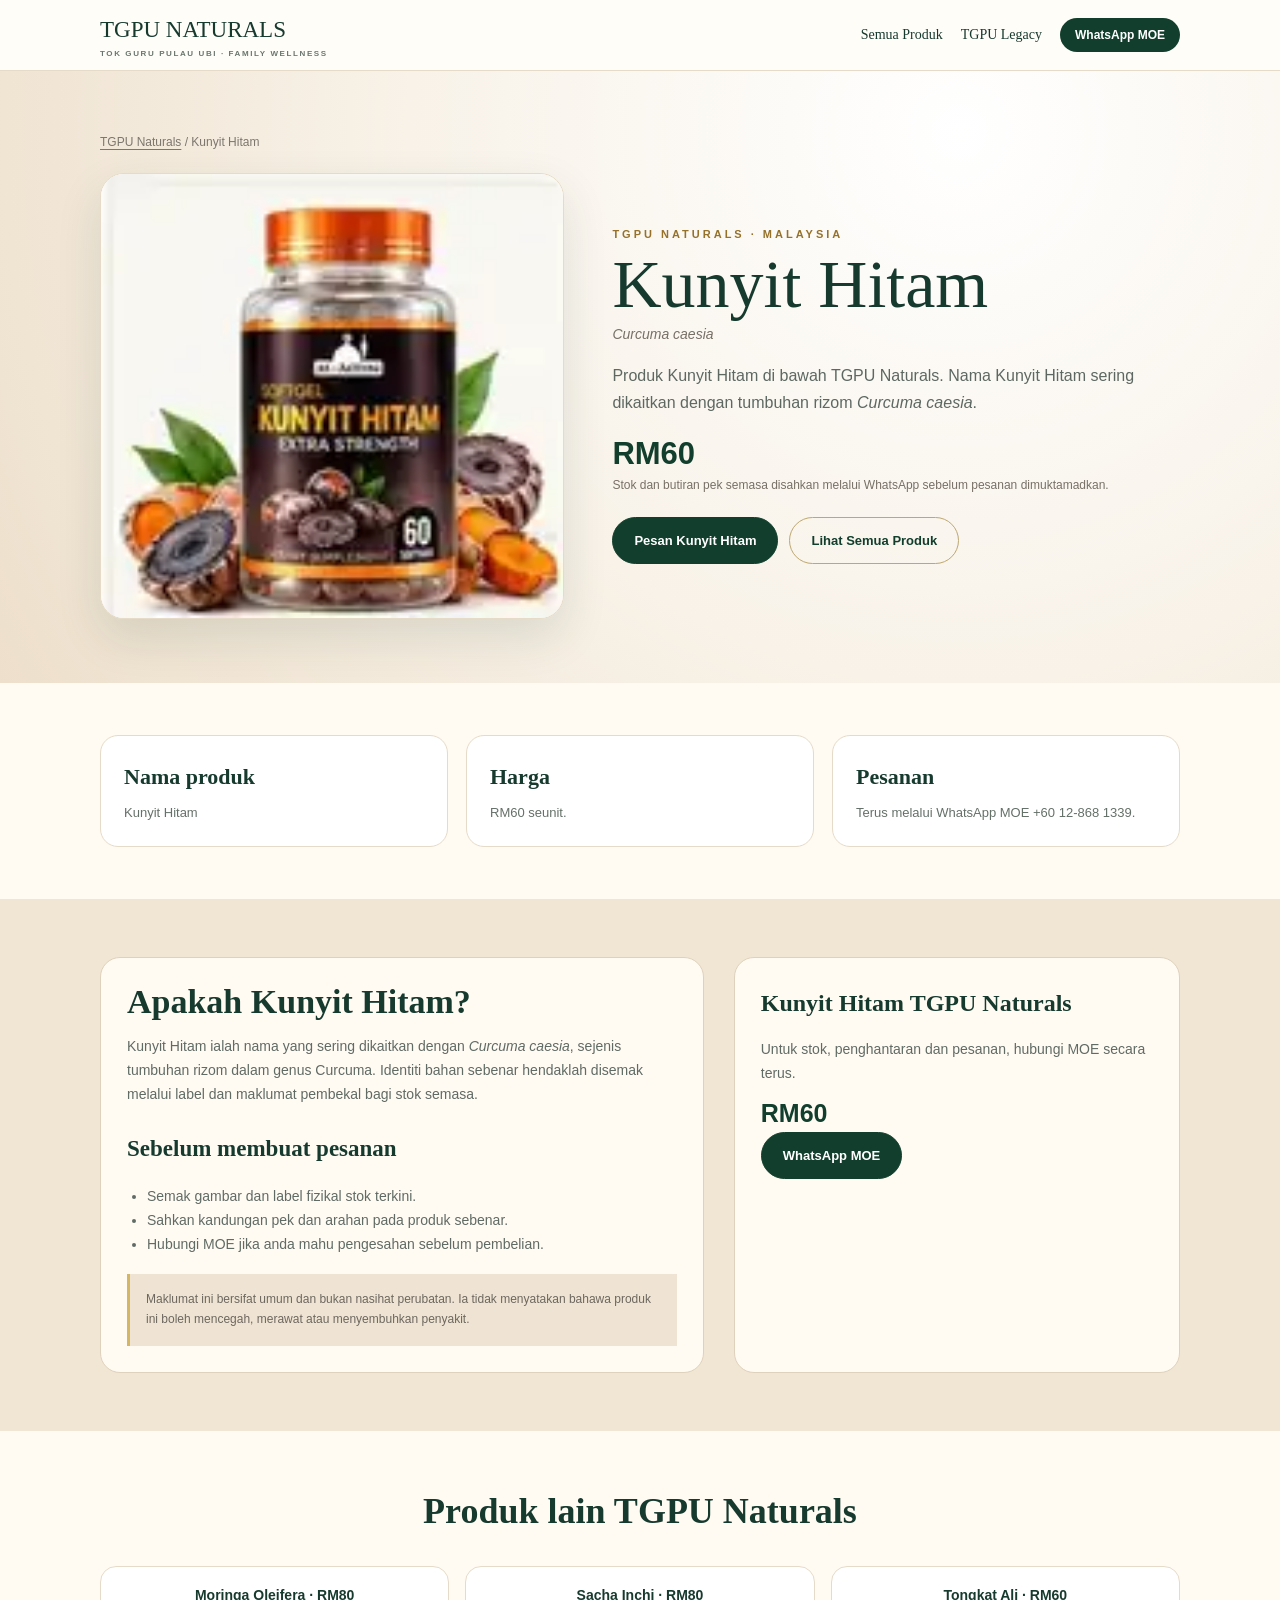
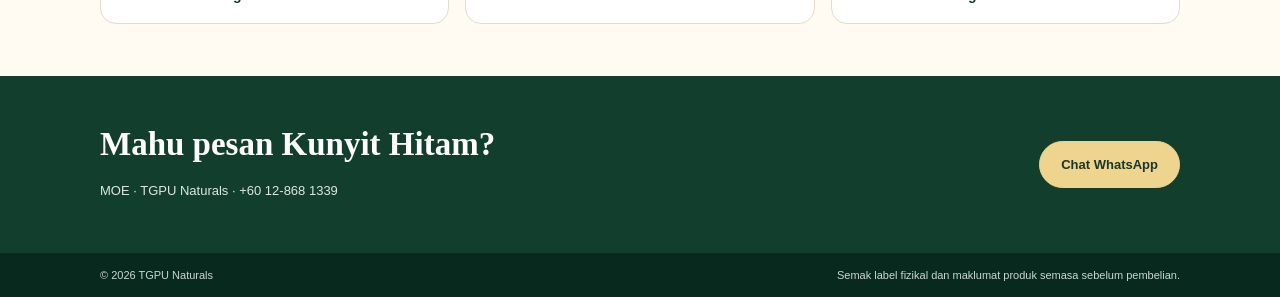
<file: wellness/kunyit-hitam/index.html>
<!doctype html><html lang="ms"><head><meta charset="utf-8"><meta name="viewport" content="width=device-width,initial-scale=1"><title>Kunyit Hitam Softgel Malaysia RM60 | TGPU Naturals</title><meta name="description" content="Kunyit Hitam TGPU Naturals Malaysia, harga RM60. Kenali nama botani Curcuma caesia dan buat pertanyaan atau pesanan terus melalui WhatsApp MOE."><meta name="robots" content="index,follow,max-image-preview:large,max-snippet:-1"><link rel="canonical" href="https://tgpu.my/wellness/kunyit-hitam/"><link rel="stylesheet" href="../product.css"><meta property="og:type" content="product"><meta property="og:title" content="Kunyit Hitam RM60 | TGPU Naturals"><meta property="og:description" content="Kunyit Hitam TGPU Naturals. Harga RM60. Pesan melalui WhatsApp MOE."><meta property="og:image" content="https://tgpu.my/wellness/assets/family-hero.webp"><script type="application/ld+json">{"@context":"https://schema.org","@type":"Product","name":"Kunyit Hitam Softgel","description":"TGPU Naturals Kunyit Hitam product in Malaysia.","brand":{"@type":"Brand","name":"TGPU Naturals"},"offers":{"@type":"Offer","url":"https://tgpu.my/wellness/kunyit-hitam/","priceCurrency":"MYR","price":"60","availability":"https://schema.org/InStock","seller":{"@type":"Organization","name":"TGPU Naturals"}}}</script></head><body><header class="top"><div class="shell nav"><a class="brand" href="../"><strong>TGPU NATURALS</strong><small>TOK GURU PULAU UBI · FAMILY WELLNESS</small></a><nav class="navlinks"><a href="../">Semua Produk</a><a href="../../">TGPU Legacy</a></nav><a class="wa" href="https://wa.me/60128681339?text=Assalamualaikum%20MOE%2C%20saya%20ingin%20bertanya%20tentang%20Kunyit%20Hitam%20TGPU%20Naturals." target="_blank" rel="noopener">WhatsApp MOE</a></div></header><main><section class="hero"><div class="shell"><div class="crumbs"><a href="../">TGPU Naturals</a> / Kunyit Hitam</div><div class="product"><div class="media"><div class="detail-art detail-k" role="img" aria-label="Kunyit Hitam TGPU Naturals"></div></div><div><div class="eyebrow">TGPU NATURALS · MALAYSIA</div><h1>Kunyit Hitam</h1><div class="botanical">Curcuma caesia</div><p class="lead">Produk Kunyit Hitam di bawah TGPU Naturals. Nama Kunyit Hitam sering dikaitkan dengan tumbuhan rizom <em>Curcuma caesia</em>.</p><div class="price">RM60</div><div class="stocknote">Stok dan butiran pek semasa disahkan melalui WhatsApp sebelum pesanan dimuktamadkan.</div><div class="actions"><a class="btn" href="https://wa.me/60128681339?text=Assalamualaikum%20MOE%2C%20saya%20ingin%20pesan%20Kunyit%20Hitam%20RM60.%20Boleh%20sahkan%20stok%20semasa%3F" target="_blank" rel="noopener">Pesan Kunyit Hitam</a><a class="btn alt" href="../">Lihat Semua Produk</a></div></div></div></div></section><section class="facts"><div class="shell facts-grid"><div class="fact"><h3>Nama produk</h3><p>Kunyit Hitam</p></div><div class="fact"><h3>Harga</h3><p>RM60 seunit.</p></div><div class="fact"><h3>Pesanan</h3><p>Terus melalui WhatsApp MOE +60 12-868 1339.</p></div></div></section><section class="content"><div class="shell content-grid"><article class="article"><h2>Apakah Kunyit Hitam?</h2><p>Kunyit Hitam ialah nama yang sering dikaitkan dengan <em>Curcuma caesia</em>, sejenis tumbuhan rizom dalam genus Curcuma. Identiti bahan sebenar hendaklah disemak melalui label dan maklumat pembekal bagi stok semasa.</p><h3>Sebelum membuat pesanan</h3><ul><li>Semak gambar dan label fizikal stok terkini.</li><li>Sahkan kandungan pek dan arahan pada produk sebenar.</li><li>Hubungi MOE jika anda mahu pengesahan sebelum pembelian.</li></ul><div class="notice">Maklumat ini bersifat umum dan bukan nasihat perubatan. Ia tidak menyatakan bahawa produk ini boleh mencegah, merawat atau menyembuhkan penyakit.</div></article><aside class="side"><h3>Kunyit Hitam TGPU Naturals</h3><p>Untuk stok, penghantaran dan pesanan, hubungi MOE secara terus.</p><div class="price">RM60</div><a class="btn" href="https://wa.me/60128681339?text=Assalamualaikum%20MOE%2C%20saya%20ingin%20bertanya%20tentang%20Kunyit%20Hitam%20TGPU%20Naturals." target="_blank" rel="noopener">WhatsApp MOE</a></aside></div></section><section class="related"><div class="shell"><h2>Produk lain TGPU Naturals</h2><div class="related-grid"><a href="../moringa/">Moringa Oleifera · RM80</a><a href="../sacha-inchi/">Sacha Inchi · RM80</a><a href="../tongkat-ali/">Tongkat Ali · RM60</a></div></div></section><section class="contact"><div class="shell contact-row"><div><h2>Mahu pesan Kunyit Hitam?</h2><p>MOE · TGPU Naturals · +60 12-868 1339</p></div><a class="btn" href="https://wa.me/60128681339?text=Assalamualaikum%20MOE%2C%20saya%20ingin%20pesan%20Kunyit%20Hitam%20TGPU%20Naturals." target="_blank" rel="noopener">Chat WhatsApp</a></div></section></main><footer class="foot"><div class="shell foot-row"><span>© 2026 TGPU Naturals</span><span>Semak label fizikal dan maklumat produk semasa sebelum pembelian.</span></div></footer></body></html>
</file>
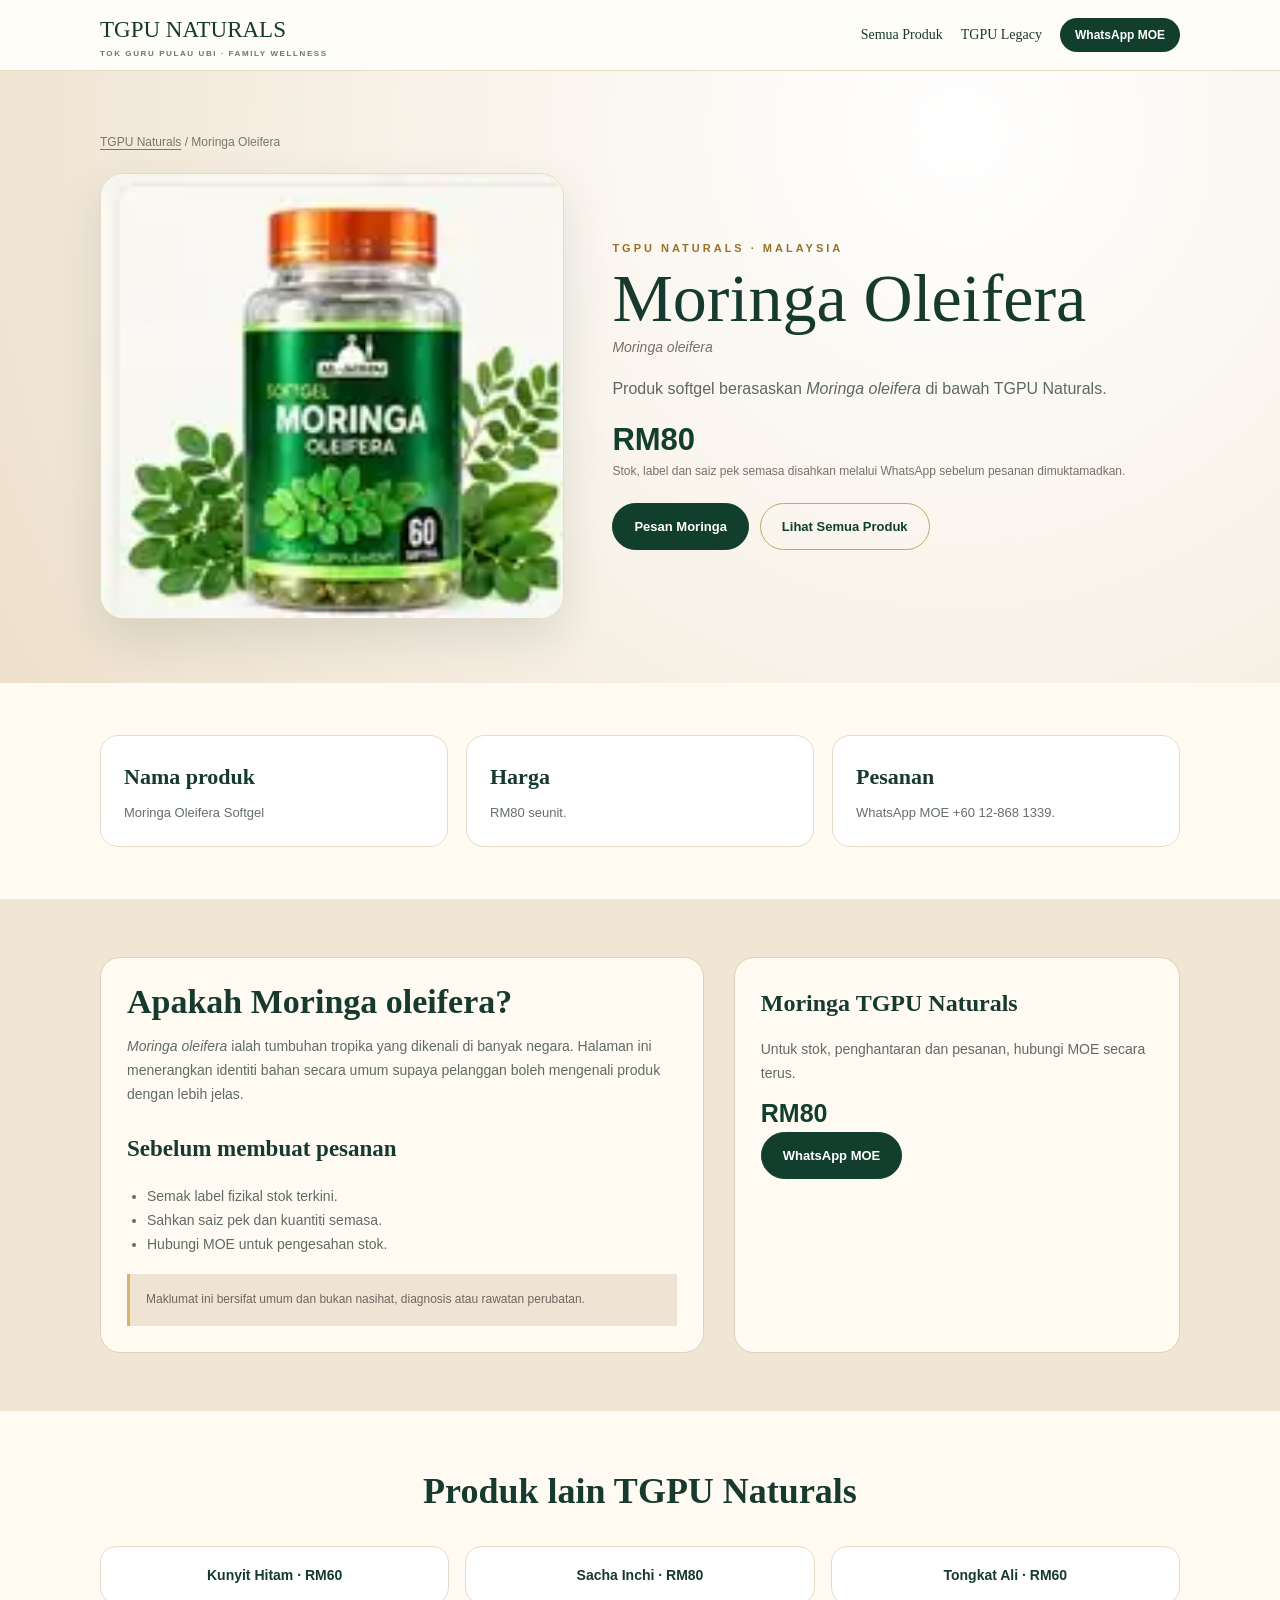
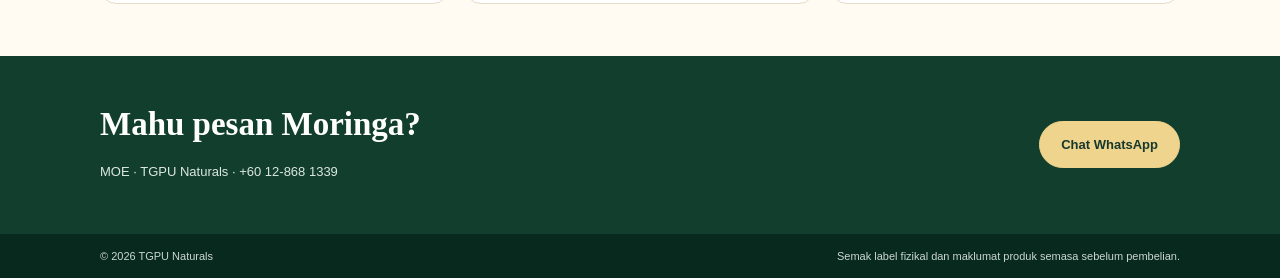
<file: wellness/moringa/index.html>
<!doctype html><html lang="ms"><head><meta charset="utf-8"><meta name="viewport" content="width=device-width,initial-scale=1"><title>Moringa Oleifera Softgel Malaysia RM80 | TGPU Naturals</title><meta name="description" content="Moringa Oleifera Softgel TGPU Naturals Malaysia, harga RM80. Pertanyaan dan pesanan melalui WhatsApp MOE."><meta name="robots" content="index,follow,max-image-preview:large,max-snippet:-1"><link rel="canonical" href="https://tgpu.my/wellness/moringa/"><link rel="stylesheet" href="../product.css"><meta property="og:type" content="product"><meta property="og:title" content="Moringa Oleifera RM80 | TGPU Naturals"><meta property="og:description" content="Moringa Oleifera TGPU Naturals. Harga RM80. Pesan melalui WhatsApp MOE."><meta property="og:image" content="https://tgpu.my/wellness/assets/family-hero.webp"><script type="application/ld+json">{"@context":"https://schema.org","@type":"Product","name":"Moringa Oleifera Softgel","description":"TGPU Naturals Moringa Oleifera softgel product in Malaysia.","brand":{"@type":"Brand","name":"TGPU Naturals"},"offers":{"@type":"Offer","url":"https://tgpu.my/wellness/moringa/","priceCurrency":"MYR","price":"80","availability":"https://schema.org/InStock","seller":{"@type":"Organization","name":"TGPU Naturals"}}}</script></head><body><header class="top"><div class="shell nav"><a class="brand" href="../"><strong>TGPU NATURALS</strong><small>TOK GURU PULAU UBI · FAMILY WELLNESS</small></a><nav class="navlinks"><a href="../">Semua Produk</a><a href="../../">TGPU Legacy</a></nav><a class="wa" href="https://wa.me/60128681339?text=Assalamualaikum%20MOE%2C%20saya%20ingin%20bertanya%20tentang%20Moringa%20TGPU%20Naturals." target="_blank" rel="noopener">WhatsApp MOE</a></div></header><main><section class="hero"><div class="shell"><div class="crumbs"><a href="../">TGPU Naturals</a> / Moringa Oleifera</div><div class="product"><div class="media"><div class="detail-art detail-m" role="img" aria-label="Moringa Oleifera TGPU Naturals"></div></div><div><div class="eyebrow">TGPU NATURALS · MALAYSIA</div><h1>Moringa Oleifera</h1><div class="botanical">Moringa oleifera</div><p class="lead">Produk softgel berasaskan <em>Moringa oleifera</em> di bawah TGPU Naturals.</p><div class="price">RM80</div><div class="stocknote">Stok, label dan saiz pek semasa disahkan melalui WhatsApp sebelum pesanan dimuktamadkan.</div><div class="actions"><a class="btn" href="https://wa.me/60128681339?text=Assalamualaikum%20MOE%2C%20saya%20ingin%20pesan%20Moringa%20Oleifera%20RM80.%20Boleh%20sahkan%20stok%20semasa%3F" target="_blank" rel="noopener">Pesan Moringa</a><a class="btn alt" href="../">Lihat Semua Produk</a></div></div></div></div></section><section class="facts"><div class="shell facts-grid"><div class="fact"><h3>Nama produk</h3><p>Moringa Oleifera Softgel</p></div><div class="fact"><h3>Harga</h3><p>RM80 seunit.</p></div><div class="fact"><h3>Pesanan</h3><p>WhatsApp MOE +60 12-868 1339.</p></div></div></section><section class="content"><div class="shell content-grid"><article class="article"><h2>Apakah Moringa oleifera?</h2><p><em>Moringa oleifera</em> ialah tumbuhan tropika yang dikenali di banyak negara. Halaman ini menerangkan identiti bahan secara umum supaya pelanggan boleh mengenali produk dengan lebih jelas.</p><h3>Sebelum membuat pesanan</h3><ul><li>Semak label fizikal stok terkini.</li><li>Sahkan saiz pek dan kuantiti semasa.</li><li>Hubungi MOE untuk pengesahan stok.</li></ul><div class="notice">Maklumat ini bersifat umum dan bukan nasihat, diagnosis atau rawatan perubatan.</div></article><aside class="side"><h3>Moringa TGPU Naturals</h3><p>Untuk stok, penghantaran dan pesanan, hubungi MOE secara terus.</p><div class="price">RM80</div><a class="btn" href="https://wa.me/60128681339?text=Assalamualaikum%20MOE%2C%20saya%20ingin%20bertanya%20tentang%20Moringa%20TGPU%20Naturals." target="_blank" rel="noopener">WhatsApp MOE</a></aside></div></section><section class="related"><div class="shell"><h2>Produk lain TGPU Naturals</h2><div class="related-grid"><a href="../kunyit-hitam/">Kunyit Hitam · RM60</a><a href="../sacha-inchi/">Sacha Inchi · RM80</a><a href="../tongkat-ali/">Tongkat Ali · RM60</a></div></div></section><section class="contact"><div class="shell contact-row"><div><h2>Mahu pesan Moringa?</h2><p>MOE · TGPU Naturals · +60 12-868 1339</p></div><a class="btn" href="https://wa.me/60128681339?text=Assalamualaikum%20MOE%2C%20saya%20ingin%20pesan%20Moringa%20TGPU%20Naturals." target="_blank" rel="noopener">Chat WhatsApp</a></div></section></main><footer class="foot"><div class="shell foot-row"><span>© 2026 TGPU Naturals</span><span>Semak label fizikal dan maklumat produk semasa sebelum pembelian.</span></div></footer></body></html>
</file>
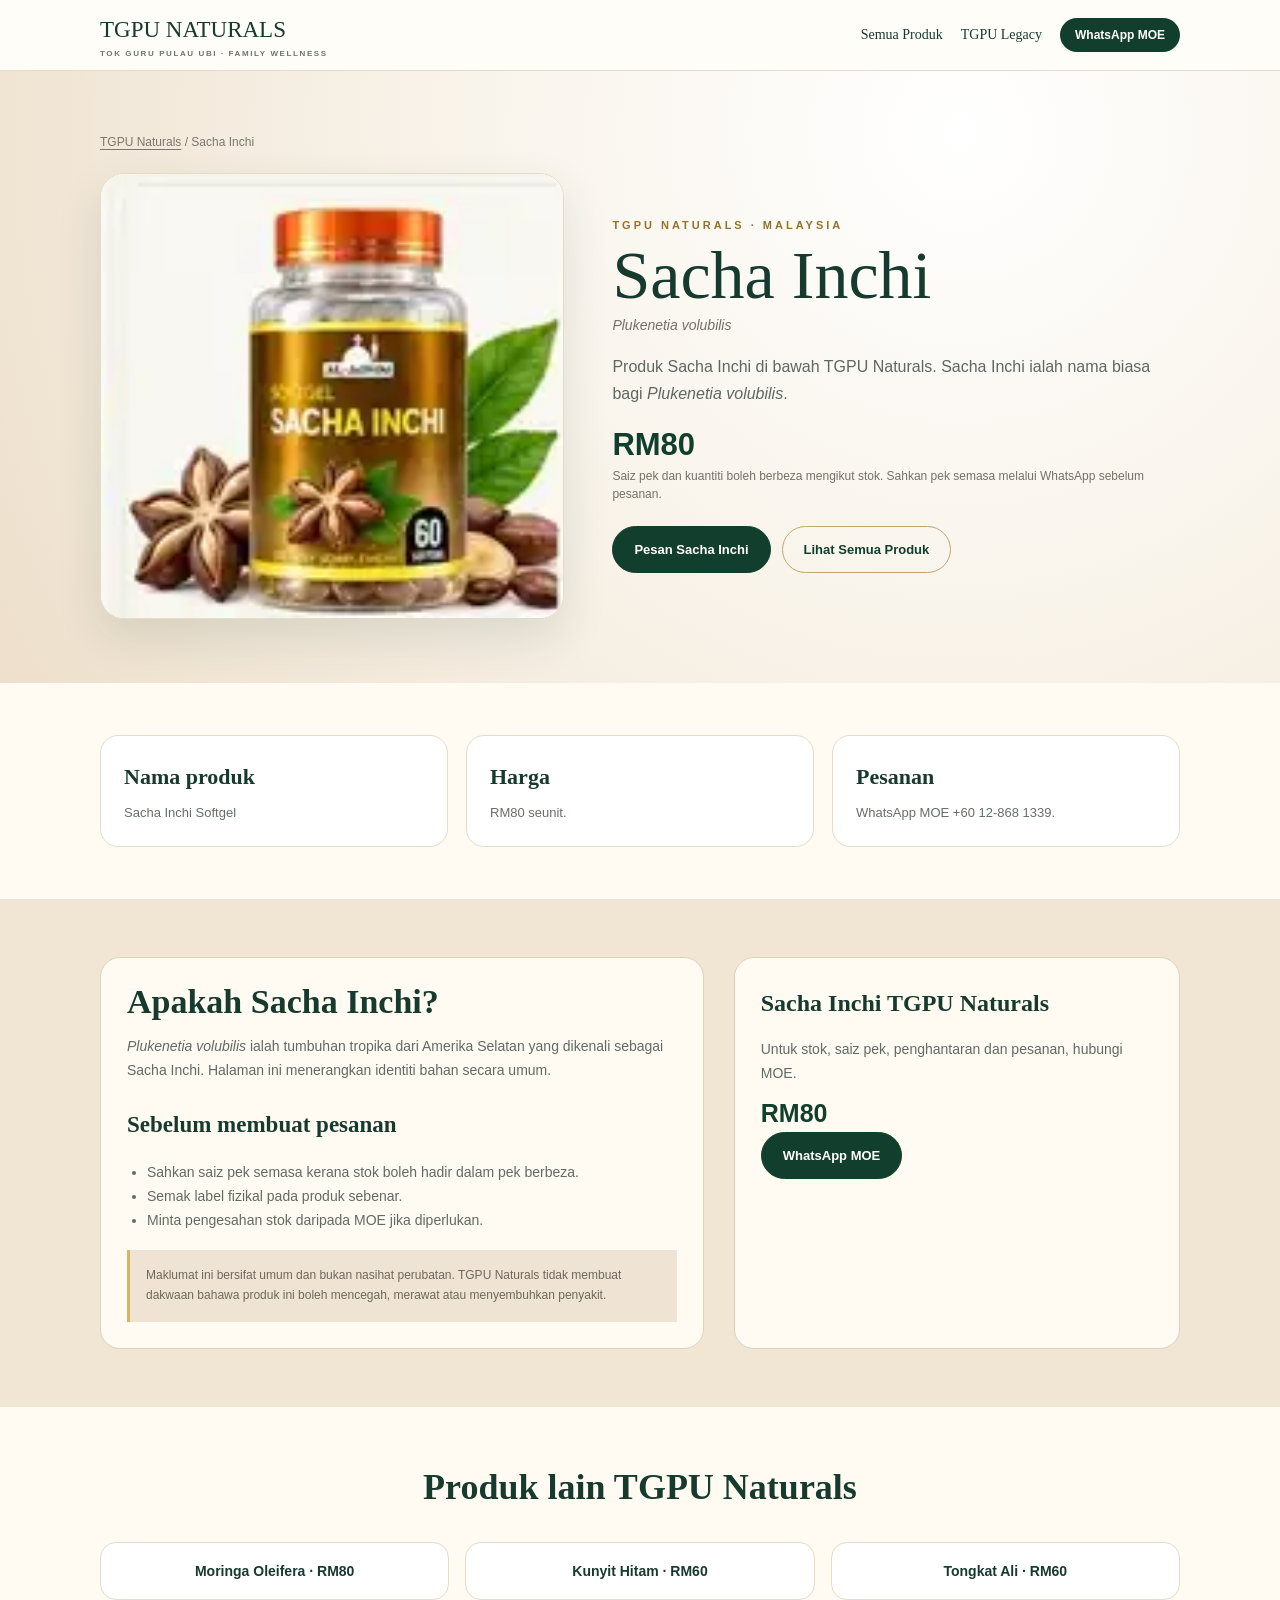
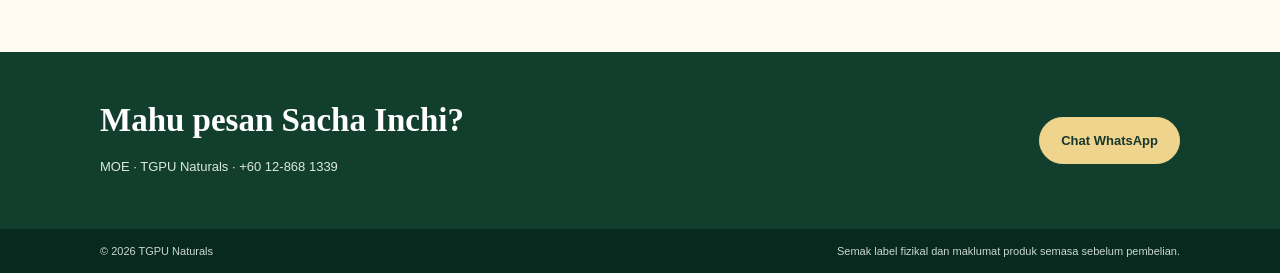
<file: wellness/sacha-inchi/index.html>
<!doctype html><html lang="ms"><head><meta charset="utf-8"><meta name="viewport" content="width=device-width,initial-scale=1"><title>Sacha Inchi Softgel Malaysia RM80 | TGPU Naturals</title><meta name="description" content="Sacha Inchi Softgel TGPU Naturals Malaysia, harga RM80. Pertanyaan dan pesanan melalui WhatsApp MOE."><meta name="robots" content="index,follow,max-image-preview:large,max-snippet:-1"><link rel="canonical" href="https://tgpu.my/wellness/sacha-inchi/"><link rel="stylesheet" href="../product.css"><meta property="og:type" content="product"><meta property="og:title" content="Sacha Inchi RM80 | TGPU Naturals"><meta property="og:description" content="Sacha Inchi TGPU Naturals. Harga RM80. Pesan melalui WhatsApp MOE."><meta property="og:image" content="https://tgpu.my/wellness/assets/family-hero.webp"><script type="application/ld+json">{"@context":"https://schema.org","@type":"Product","name":"Sacha Inchi Softgel","description":"TGPU Naturals Sacha Inchi softgel product in Malaysia.","brand":{"@type":"Brand","name":"TGPU Naturals"},"offers":{"@type":"Offer","url":"https://tgpu.my/wellness/sacha-inchi/","priceCurrency":"MYR","price":"80","availability":"https://schema.org/InStock","seller":{"@type":"Organization","name":"TGPU Naturals"}}}</script></head><body><header class="top"><div class="shell nav"><a class="brand" href="../"><strong>TGPU NATURALS</strong><small>TOK GURU PULAU UBI · FAMILY WELLNESS</small></a><nav class="navlinks"><a href="../">Semua Produk</a><a href="../../">TGPU Legacy</a></nav><a class="wa" href="https://wa.me/60128681339?text=Assalamualaikum%20MOE%2C%20saya%20ingin%20bertanya%20tentang%20Sacha%20Inchi%20TGPU%20Naturals." target="_blank" rel="noopener">WhatsApp MOE</a></div></header><main><section class="hero"><div class="shell"><div class="crumbs"><a href="../">TGPU Naturals</a> / Sacha Inchi</div><div class="product"><div class="media"><div class="detail-art detail-s" role="img" aria-label="Sacha Inchi TGPU Naturals"></div></div><div><div class="eyebrow">TGPU NATURALS · MALAYSIA</div><h1>Sacha Inchi</h1><div class="botanical">Plukenetia volubilis</div><p class="lead">Produk Sacha Inchi di bawah TGPU Naturals. Sacha Inchi ialah nama biasa bagi <em>Plukenetia volubilis</em>.</p><div class="price">RM80</div><div class="stocknote">Saiz pek dan kuantiti boleh berbeza mengikut stok. Sahkan pek semasa melalui WhatsApp sebelum pesanan.</div><div class="actions"><a class="btn" href="https://wa.me/60128681339?text=Assalamualaikum%20MOE%2C%20saya%20ingin%20pesan%20Sacha%20Inchi%20RM80.%20Boleh%20sahkan%20stok%20dan%20saiz%20pek%3F" target="_blank" rel="noopener">Pesan Sacha Inchi</a><a class="btn alt" href="../">Lihat Semua Produk</a></div></div></div></div></section><section class="facts"><div class="shell facts-grid"><div class="fact"><h3>Nama produk</h3><p>Sacha Inchi Softgel</p></div><div class="fact"><h3>Harga</h3><p>RM80 seunit.</p></div><div class="fact"><h3>Pesanan</h3><p>WhatsApp MOE +60 12-868 1339.</p></div></div></section><section class="content"><div class="shell content-grid"><article class="article"><h2>Apakah Sacha Inchi?</h2><p><em>Plukenetia volubilis</em> ialah tumbuhan tropika dari Amerika Selatan yang dikenali sebagai Sacha Inchi. Halaman ini menerangkan identiti bahan secara umum.</p><h3>Sebelum membuat pesanan</h3><ul><li>Sahkan saiz pek semasa kerana stok boleh hadir dalam pek berbeza.</li><li>Semak label fizikal pada produk sebenar.</li><li>Minta pengesahan stok daripada MOE jika diperlukan.</li></ul><div class="notice">Maklumat ini bersifat umum dan bukan nasihat perubatan. TGPU Naturals tidak membuat dakwaan bahawa produk ini boleh mencegah, merawat atau menyembuhkan penyakit.</div></article><aside class="side"><h3>Sacha Inchi TGPU Naturals</h3><p>Untuk stok, saiz pek, penghantaran dan pesanan, hubungi MOE.</p><div class="price">RM80</div><a class="btn" href="https://wa.me/60128681339?text=Assalamualaikum%20MOE%2C%20saya%20ingin%20bertanya%20tentang%20Sacha%20Inchi%20TGPU%20Naturals." target="_blank" rel="noopener">WhatsApp MOE</a></aside></div></section><section class="related"><div class="shell"><h2>Produk lain TGPU Naturals</h2><div class="related-grid"><a href="../moringa/">Moringa Oleifera · RM80</a><a href="../kunyit-hitam/">Kunyit Hitam · RM60</a><a href="../tongkat-ali/">Tongkat Ali · RM60</a></div></div></section><section class="contact"><div class="shell contact-row"><div><h2>Mahu pesan Sacha Inchi?</h2><p>MOE · TGPU Naturals · +60 12-868 1339</p></div><a class="btn" href="https://wa.me/60128681339?text=Assalamualaikum%20MOE%2C%20saya%20ingin%20pesan%20Sacha%20Inchi%20TGPU%20Naturals." target="_blank" rel="noopener">Chat WhatsApp</a></div></section></main><footer class="foot"><div class="shell foot-row"><span>© 2026 TGPU Naturals</span><span>Semak label fizikal dan maklumat produk semasa sebelum pembelian.</span></div></footer></body></html>
</file>
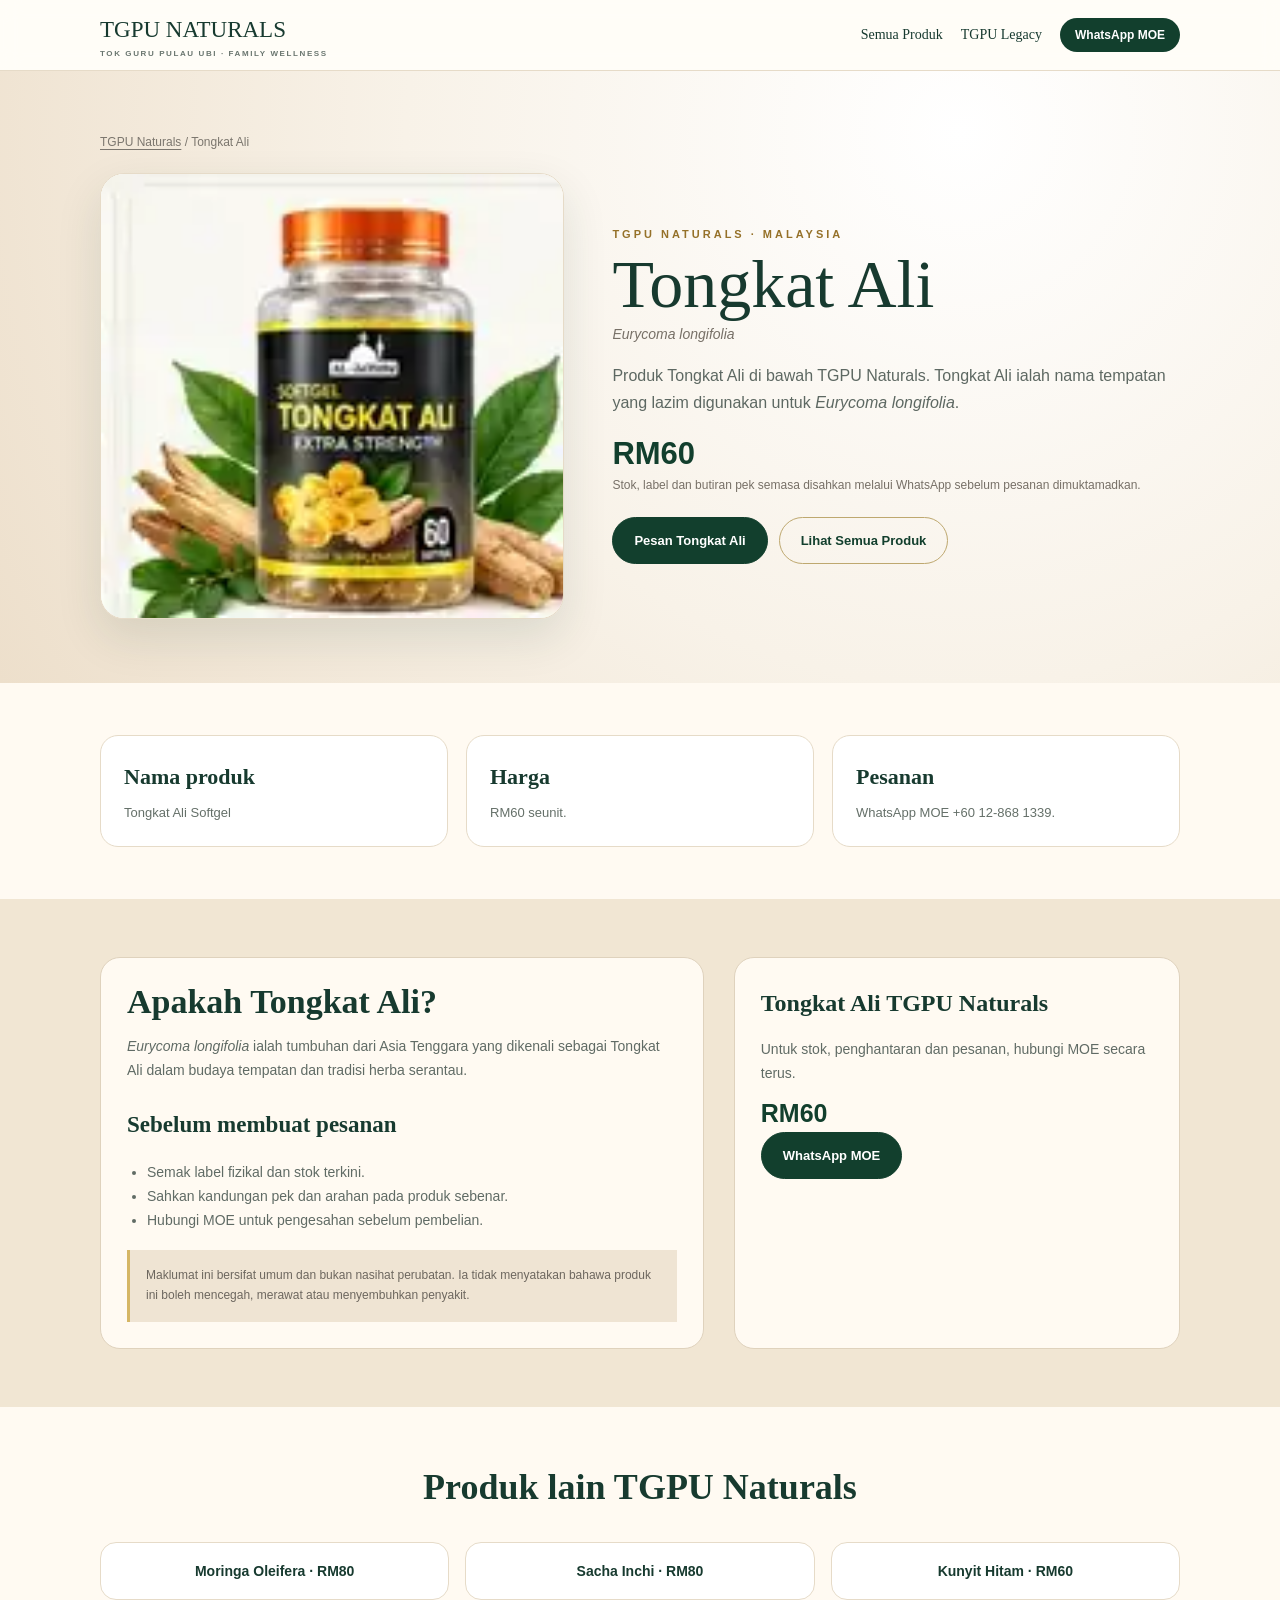
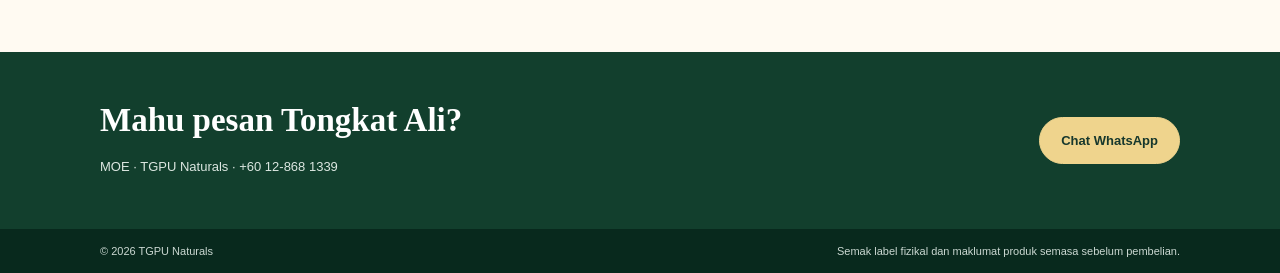
<file: wellness/tongkat-ali/index.html>
<!doctype html><html lang="ms"><head><meta charset="utf-8"><meta name="viewport" content="width=device-width,initial-scale=1"><title>Tongkat Ali Softgel Malaysia RM60 | TGPU Naturals</title><meta name="description" content="Tongkat Ali Softgel TGPU Naturals Malaysia, harga RM60. Pertanyaan dan pesanan melalui WhatsApp MOE."><meta name="robots" content="index,follow,max-image-preview:large,max-snippet:-1"><link rel="canonical" href="https://tgpu.my/wellness/tongkat-ali/"><link rel="stylesheet" href="../product.css"><meta property="og:type" content="product"><meta property="og:title" content="Tongkat Ali RM60 | TGPU Naturals"><meta property="og:description" content="Tongkat Ali TGPU Naturals. Harga RM60. Pesan melalui WhatsApp MOE."><meta property="og:image" content="https://tgpu.my/wellness/assets/family-hero.webp"><script type="application/ld+json">{"@context":"https://schema.org","@type":"Product","name":"Tongkat Ali Softgel","description":"TGPU Naturals Tongkat Ali softgel product in Malaysia.","brand":{"@type":"Brand","name":"TGPU Naturals"},"offers":{"@type":"Offer","url":"https://tgpu.my/wellness/tongkat-ali/","priceCurrency":"MYR","price":"60","availability":"https://schema.org/InStock","seller":{"@type":"Organization","name":"TGPU Naturals"}}}</script></head><body><header class="top"><div class="shell nav"><a class="brand" href="../"><strong>TGPU NATURALS</strong><small>TOK GURU PULAU UBI · FAMILY WELLNESS</small></a><nav class="navlinks"><a href="../">Semua Produk</a><a href="../../">TGPU Legacy</a></nav><a class="wa" href="https://wa.me/60128681339?text=Assalamualaikum%20MOE%2C%20saya%20ingin%20bertanya%20tentang%20Tongkat%20Ali%20TGPU%20Naturals." target="_blank" rel="noopener">WhatsApp MOE</a></div></header><main><section class="hero"><div class="shell"><div class="crumbs"><a href="../">TGPU Naturals</a> / Tongkat Ali</div><div class="product"><div class="media"><div class="detail-art detail-t" role="img" aria-label="Tongkat Ali TGPU Naturals"></div></div><div><div class="eyebrow">TGPU NATURALS · MALAYSIA</div><h1>Tongkat Ali</h1><div class="botanical">Eurycoma longifolia</div><p class="lead">Produk Tongkat Ali di bawah TGPU Naturals. Tongkat Ali ialah nama tempatan yang lazim digunakan untuk <em>Eurycoma longifolia</em>.</p><div class="price">RM60</div><div class="stocknote">Stok, label dan butiran pek semasa disahkan melalui WhatsApp sebelum pesanan dimuktamadkan.</div><div class="actions"><a class="btn" href="https://wa.me/60128681339?text=Assalamualaikum%20MOE%2C%20saya%20ingin%20pesan%20Tongkat%20Ali%20RM60.%20Boleh%20sahkan%20stok%20semasa%3F" target="_blank" rel="noopener">Pesan Tongkat Ali</a><a class="btn alt" href="../">Lihat Semua Produk</a></div></div></div></div></section><section class="facts"><div class="shell facts-grid"><div class="fact"><h3>Nama produk</h3><p>Tongkat Ali Softgel</p></div><div class="fact"><h3>Harga</h3><p>RM60 seunit.</p></div><div class="fact"><h3>Pesanan</h3><p>WhatsApp MOE +60 12-868 1339.</p></div></div></section><section class="content"><div class="shell content-grid"><article class="article"><h2>Apakah Tongkat Ali?</h2><p><em>Eurycoma longifolia</em> ialah tumbuhan dari Asia Tenggara yang dikenali sebagai Tongkat Ali dalam budaya tempatan dan tradisi herba serantau.</p><h3>Sebelum membuat pesanan</h3><ul><li>Semak label fizikal dan stok terkini.</li><li>Sahkan kandungan pek dan arahan pada produk sebenar.</li><li>Hubungi MOE untuk pengesahan sebelum pembelian.</li></ul><div class="notice">Maklumat ini bersifat umum dan bukan nasihat perubatan. Ia tidak menyatakan bahawa produk ini boleh mencegah, merawat atau menyembuhkan penyakit.</div></article><aside class="side"><h3>Tongkat Ali TGPU Naturals</h3><p>Untuk stok, penghantaran dan pesanan, hubungi MOE secara terus.</p><div class="price">RM60</div><a class="btn" href="https://wa.me/60128681339?text=Assalamualaikum%20MOE%2C%20saya%20ingin%20bertanya%20tentang%20Tongkat%20Ali%20TGPU%20Naturals." target="_blank" rel="noopener">WhatsApp MOE</a></aside></div></section><section class="related"><div class="shell"><h2>Produk lain TGPU Naturals</h2><div class="related-grid"><a href="../moringa/">Moringa Oleifera · RM80</a><a href="../sacha-inchi/">Sacha Inchi · RM80</a><a href="../kunyit-hitam/">Kunyit Hitam · RM60</a></div></div></section><section class="contact"><div class="shell contact-row"><div><h2>Mahu pesan Tongkat Ali?</h2><p>MOE · TGPU Naturals · +60 12-868 1339</p></div><a class="btn" href="https://wa.me/60128681339?text=Assalamualaikum%20MOE%2C%20saya%20ingin%20pesan%20Tongkat%20Ali%20TGPU%20Naturals." target="_blank" rel="noopener">Chat WhatsApp</a></div></section></main><footer class="foot"><div class="shell foot-row"><span>© 2026 TGPU Naturals</span><span>Semak label fizikal dan maklumat produk semasa sebelum pembelian.</span></div></footer></body></html>
</file>
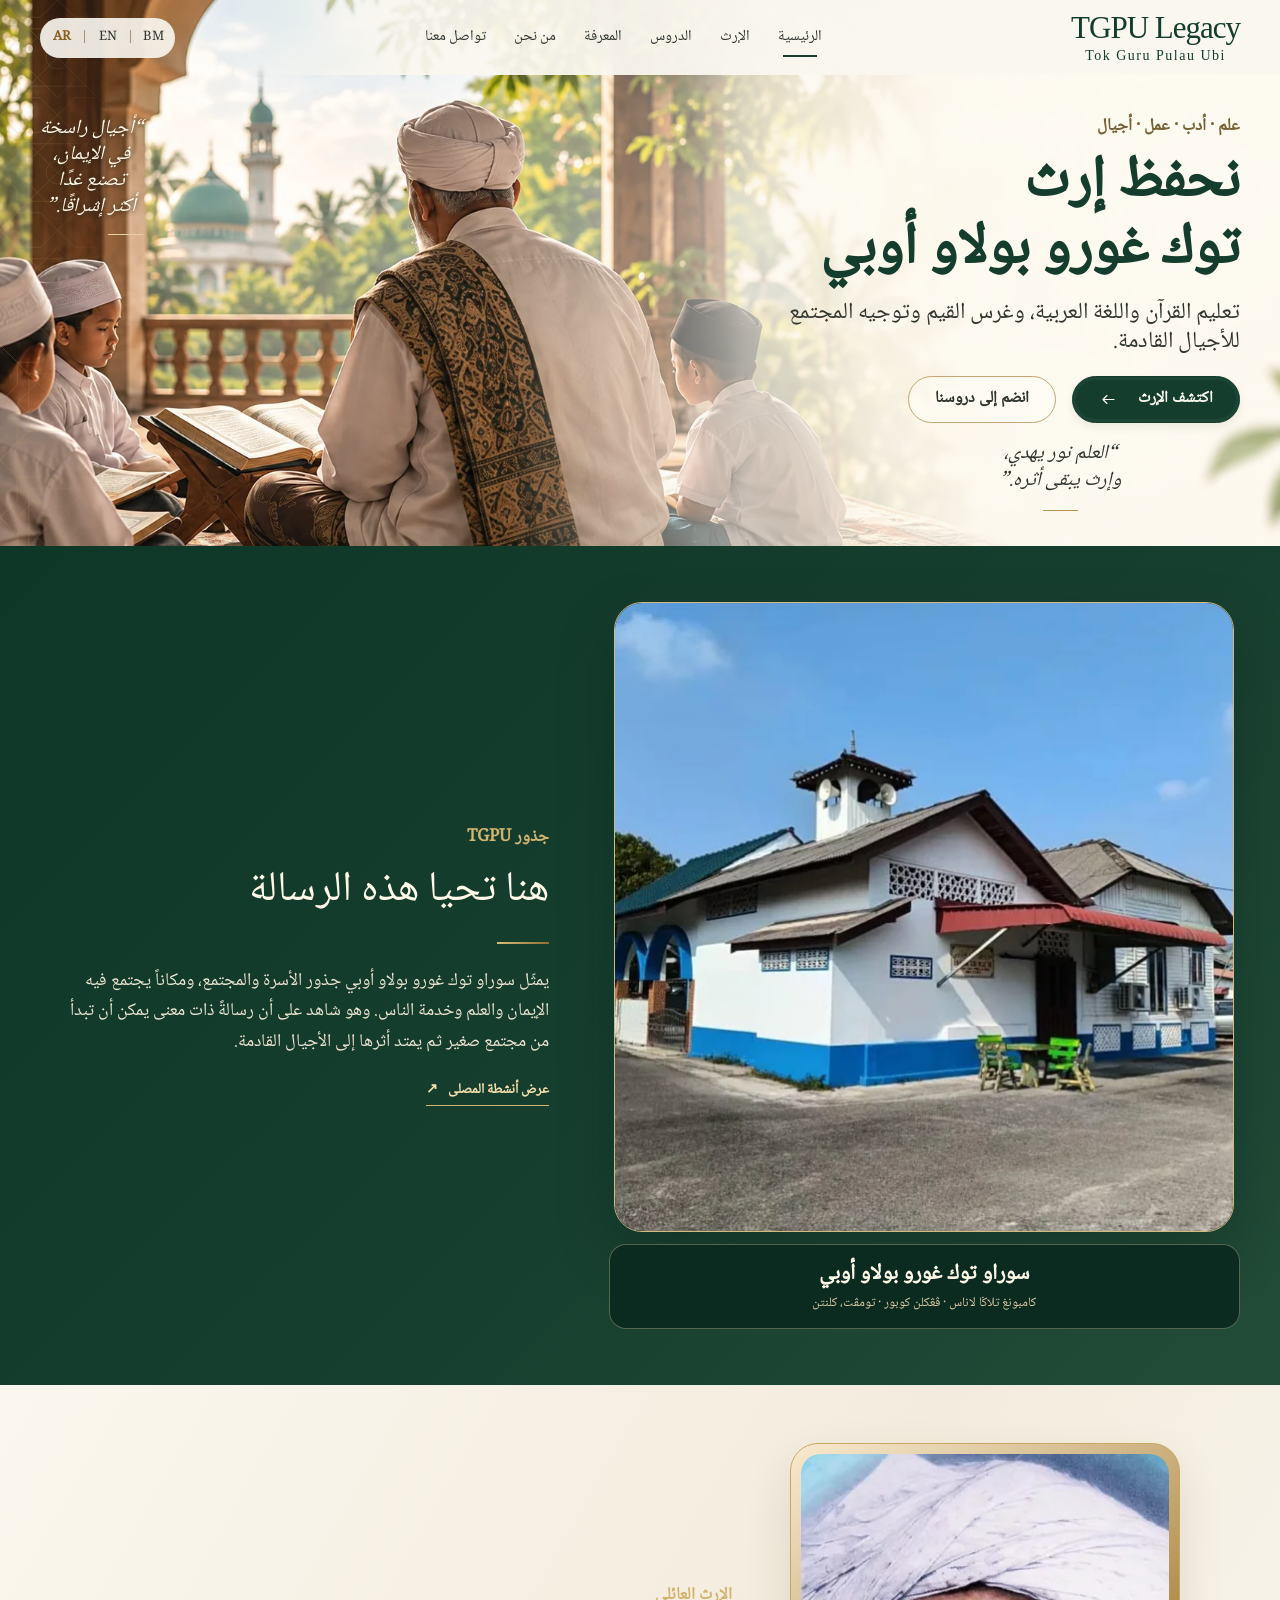
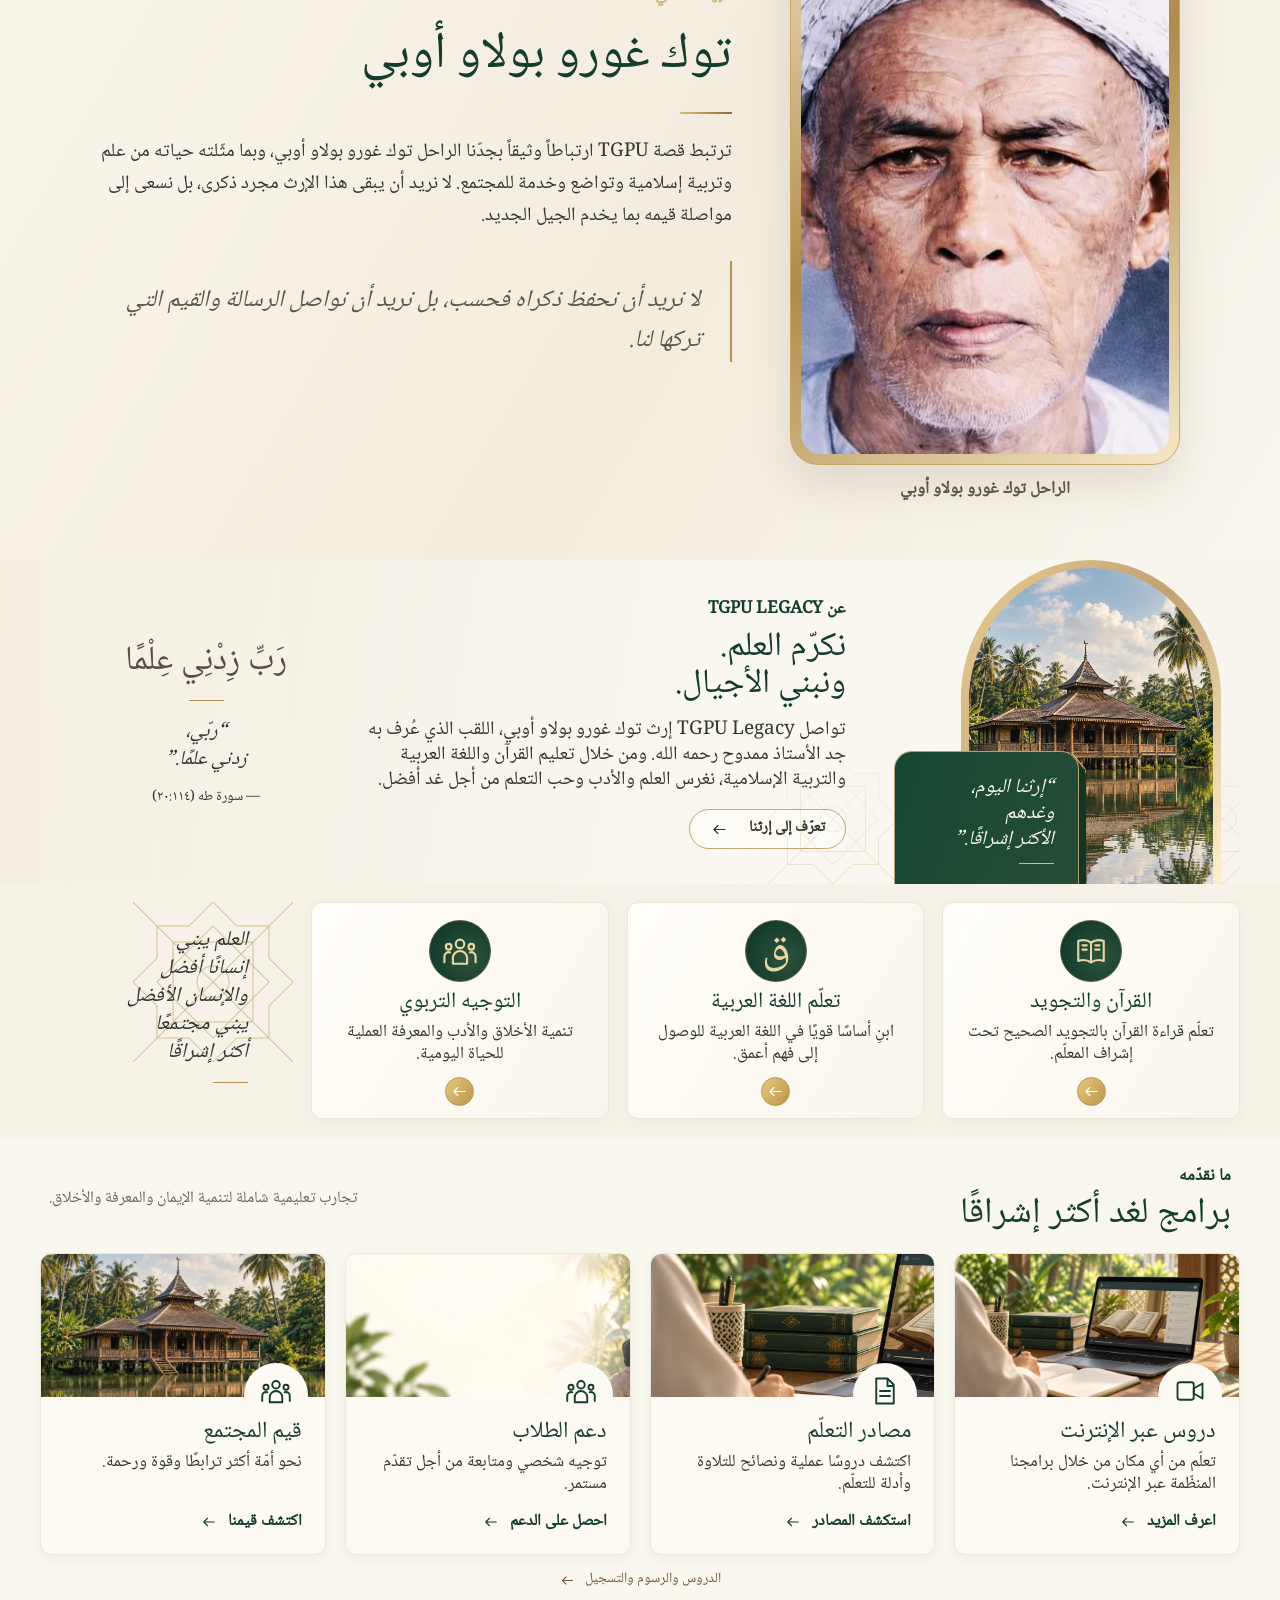
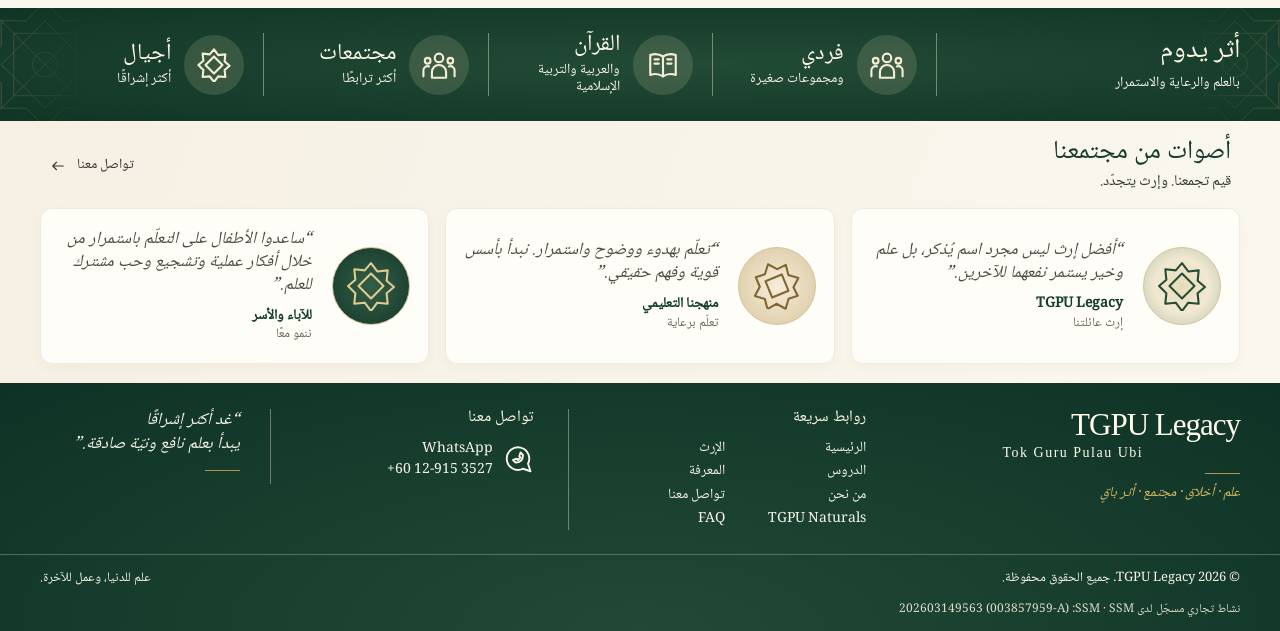
<file: ar.html>
<!DOCTYPE html>
<html lang="ar" dir="rtl">
<head>
  <meta charset="UTF-8">
  <meta name="viewport" content="width=device-width, initial-scale=1.0">
  <meta name="description" content="دروس القرآن والتجويد والإقراء والحفظ واللغة العربية والتربية الإسلامية عبر الإنترنت للأطفال واليافعين والبالغين، من ماليزيا إلى المتعلمين في مختلف الدول.">
  <meta name="keywords" content="دروس القرآن أونلاين, تعليم القرآن عن بعد, تجويد, إقراء, حفظ القرآن, اللغة العربية أونلاين, التربية الإسلامية, معلم قرآن ماليزيا, TGPU Legacy">
  <meta name="author" content="TGPU Legacy">
  <meta name="theme-color" content="#123b2c">
  <meta name="robots" content="index, follow, max-image-preview:large">
  <meta name="googlebot" content="index, follow, max-image-preview:large">
  <meta name="language" content="ar">
  <link rel="canonical" href="https://mamduhsaffin.github.io/tgpu-legacy/ar.html">
  <link rel="icon" type="image/png" sizes="512x512" href="assets/favicon-512.png">
  <link rel="apple-touch-icon" href="assets/favicon-512.png">
  <link rel="preload" as="image" href="assets/tgpu-logo.png">
  <link rel="alternate" hreflang="ms-MY" href="https://mamduhsaffin.github.io/tgpu-legacy/">
  <link rel="alternate" hreflang="en" href="https://mamduhsaffin.github.io/tgpu-legacy/en.html">
  <link rel="alternate" hreflang="ar" href="https://mamduhsaffin.github.io/tgpu-legacy/ar.html">
  <link rel="alternate" hreflang="x-default" href="https://mamduhsaffin.github.io/tgpu-legacy/">

  <meta property="og:title" content="TGPU Legacy | دروس القرآن عبر الإنترنت">
  <meta property="og:description" content="دروس القرآن والتجويد والحفظ واللغة العربية والتربية الإسلامية عبر الإنترنت من ماليزيا.">
  <meta property="og:type" content="website">
  <meta property="og:locale" content="ar_SA">
  <meta property="og:url" content="https://mamduhsaffin.github.io/tgpu-legacy/ar.html">
  <meta property="og:image" content="https://mamduhsaffin.github.io/tgpu-legacy/assets/tgpu-social-preview.jpg">
  <meta property="og:image:width" content="1200">
  <meta property="og:image:height" content="630">
  <meta property="og:image:alt" content="TGPU Legacy — Tok Guru Pulau Ubi، دروس القرآن عبر الإنترنت من ماليزيا">
  <meta property="og:site_name" content="TGPU Legacy">
  <meta name="twitter:card" content="summary_large_image">
  <meta name="twitter:image" content="https://mamduhsaffin.github.io/tgpu-legacy/assets/tgpu-social-preview.jpg">
  <meta name="twitter:title" content="TGPU Legacy | دروس القرآن عبر الإنترنت">
  <meta name="twitter:description" content="دروس القرآن والتجويد والحفظ واللغة العربية والتربية الإسلامية عبر الإنترنت من ماليزيا.">

  <title>TGPU Legacy | دروس القرآن عبر الإنترنت من ماليزيا</title>

  <link rel="stylesheet" href="assets/legacy/styles.css"><link rel="preload" as="image" href="assets/legacy/hero.webp"><script type="application/ld+json">{"@context":"https://schema.org","@type":"EducationalOrganization","name":"TGPU Legacy","alternateName":"Tok Guru Pulau Ubi Legacy","url":"https://mamduhsaffin.github.io/tgpu-legacy/","logo":"https://mamduhsaffin.github.io/tgpu-legacy/assets/tgpu-logo.png","telephone":"+60129153527","inLanguage":"ar"}</script></head><body data-classes="classes-ar.html">
<a class="skip-link" href="#main">انتقل إلى المحتوى</a>
<header class="site-header"><div class="nav-shell wrap"><a class="brand" href="ar.html" aria-label="TGPU Legacy"><span class="brand-name">TGPU Legacy<small>Tok Guru Pulau Ubi</small></span></a><nav id="main-nav" class="main-nav" aria-label="فتح القائمة"><a href="#home" aria-current="page">الرئيسية</a><a href="#legacy" >الإرث</a><a href="classes-ar.html" >الدروس</a><a href="learn-ar.html" >المعرفة</a><a href="#about" >من نحن</a><a href="#contact" >تواصل معنا</a></nav><div class="lang-switch" aria-label="Language"><a href="index.html" lang="ms" hreflang="ms" >BM</a><span aria-hidden="true">|</span><a href="en.html" lang="en" hreflang="en" >EN</a><span aria-hidden="true">|</span><a href="ar.html" lang="ar" hreflang="ar" aria-current="page">AR</a></div><button class="menu-toggle" aria-label="فتح القائمة" aria-controls="main-nav" aria-expanded="false"><span></span><span></span><span></span></button></div></header>
<main id="main">
<section class="hero" id="home"><img class="hero-image" src="assets/legacy/hero.webp" width="1536" height="512" alt="صورة توضيحية لدرس قرآن في شرفة ملايوية مضاءة بالشمس، يظهر المعلّم من الخلف مع طلاب صغار." fetchpriority="high"><div class="hero-wash"></div><div class="wrap hero-inner"><div class="hero-copy"><p class="eyebrow">علم · أدب · عمل · أجيال</p><h1>نحفظ إرث<br>توك غورو بولاو أوبي</h1><p class="hero-lead">تعليم القرآن واللغة العربية، وغرس القيم وتوجيه المجتمع للأجيال القادمة.</p><div class="hero-actions"><a class="button button-green" href="#legacy">اكتشف الإرث<svg class="icon " viewBox="0 0 24 24" fill="none" stroke="currentColor" stroke-width="1.5" stroke-linecap="round" stroke-linejoin="round" aria-hidden="true"><path d="M5 12h14m-5-5 5 5-5 5"/></svg></a><a class="button button-outline" href="classes-ar.html">انضم إلى دروسنا</a></div><blockquote class="hero-quote">“العلم نور يهدي،<br>وإرث يبقى أثره.”<span class="gold-rule"></span></blockquote></div><p class="hero-side">“أجيال راسخة<br>في الإيمان،<br>تصنع غدًا<br>أكثر إشراقًا.”<span class="gold-rule"></span></p></div></section>
<section class="about" id="legacy"><span id="about" class="anchor"></span><div class="wrap about-grid"><div class="heritage-art"><div class="heritage-arch"><img src="assets/legacy/heritage.webp" alt="صورة توضيحية لمصلّى ملايوي تقليدي بجانب الماء والنخيل." width="768" height="768" loading="lazy"></div><blockquote class="heritage-note">“إرثنا اليوم،<br>وغدهم<br>الأكثر إشراقًا.”<span class="gold-rule"></span></blockquote></div><div class="about-copy"><p class="eyebrow">عن TGPU LEGACY</p><h2>نكرّم العلم.<br>ونبني الأجيال.</h2><p>تواصل TGPU Legacy إرث توك غورو بولاو أوبي، اللقب الذي عُرف به جد الأستاذ ممدوح رحمه الله. ومن خلال تعليم القرآن واللغة العربية والتربية الإسلامية، نغرس العلم والأدب وحب التعلم من أجل غد أفضل.</p><a class="button button-outline" href="learn-ar.html#legacy">تعرّف إلى إرثنا<svg class="icon " viewBox="0 0 24 24" fill="none" stroke="currentColor" stroke-width="1.5" stroke-linecap="round" stroke-linejoin="round" aria-hidden="true"><path d="M5 12h14m-5-5 5 5-5 5"/></svg></a></div><blockquote class="quran-verse"><p lang="ar" dir="rtl">رَبِّ زِدْنِي عِلْمًا</p><span class="gold-rule"></span><em>“ربّي،<br>زدني علمًا.”</em><cite>— سورة طه (٢٠:١١٤)</cite></blockquote></div></section>
<section class="pillars" aria-label="الدروس والرسوم والتسجيل"><div class="wrap pillar-grid"><a class="pillar-card" href="classes-ar.html#classes"><span class="pillar-icon"><svg class="icon " viewBox="0 0 24 24" fill="none" stroke="currentColor" stroke-width="1.5" stroke-linecap="round" stroke-linejoin="round" aria-hidden="true"><path d="M12 6c-3-2-6-2-9-1v14c3-1 6-1 9 1 3-2 6-2 9-1V5c-3-1-6-1-9 1Z"/><path d="M12 6v14M6 8h3m-3 3h3m6-3h3m-3 3h3"/></svg></span><h3>القرآن والتجويد</h3><p>تعلّم قراءة القرآن بالتجويد الصحيح تحت إشراف المعلّم.</p><span class="round-arrow"><svg class="icon " viewBox="0 0 24 24" fill="none" stroke="currentColor" stroke-width="1.5" stroke-linecap="round" stroke-linejoin="round" aria-hidden="true"><path d="M5 12h14m-5-5 5 5-5 5"/></svg></span></a><a class="pillar-card" href="learn-ar.html#arabic"><span class="pillar-icon"><span class="arabic-letter" lang="ar">ق</span></span><h3>تعلّم اللغة العربية</h3><p>ابنِ أساسًا قويًا في اللغة العربية للوصول إلى فهم أعمق.</p><span class="round-arrow"><svg class="icon " viewBox="0 0 24 24" fill="none" stroke="currentColor" stroke-width="1.5" stroke-linecap="round" stroke-linejoin="round" aria-hidden="true"><path d="M5 12h14m-5-5 5 5-5 5"/></svg></span></a><a class="pillar-card" href="learn-ar.html#parents"><span class="pillar-icon"><svg class="icon " viewBox="0 0 24 24" fill="none" stroke="currentColor" stroke-width="1.5" stroke-linecap="round" stroke-linejoin="round" aria-hidden="true"><circle cx="12" cy="7" r="3"/><circle cx="4" cy="9" r="2"/><circle cx="20" cy="9" r="2"/><path d="M7 21v-4a5 5 0 0 1 10 0v4ZM1 20v-4a3 3 0 0 1 4-3m18 7v-4a3 3 0 0 0-4-3"/></svg></span><h3>التوجيه التربوي</h3><p>تنمية الأخلاق والأدب والمعرفة العملية للحياة اليومية.</p><span class="round-arrow"><svg class="icon " viewBox="0 0 24 24" fill="none" stroke="currentColor" stroke-width="1.5" stroke-linecap="round" stroke-linejoin="round" aria-hidden="true"><path d="M5 12h14m-5-5 5 5-5 5"/></svg></span></a><p class="knowledge-note">العلم يبني<br>إنسانًا أفضل<br>والإنسان الأفضل<br>يبني مجتمعًا<br>أكثر إشراقًا<span class="gold-rule"></span></p></div></section>
<section class="programs" id="classes"><span id="programs"></span><div class="wrap"><div class="program-heading"><div><p class="eyebrow">ما نقدّمه</p><h2>برامج لغد أكثر إشراقًا</h2></div><p>تجارب تعليمية شاملة لتنمية الإيمان والمعرفة والأخلاق.</p></div><div class="program-grid"><article class="program-card"><a class="program-image image-0" href="classes-ar.html" tabindex="-1" aria-hidden="true"><img src="assets/legacy/learning.webp" width="768" height="512" alt="" loading="lazy"></a><div class="program-copy"><span class="program-icon"><svg class="icon " viewBox="0 0 24 24" fill="none" stroke="currentColor" stroke-width="1.5" stroke-linecap="round" stroke-linejoin="round" aria-hidden="true"><rect x="2" y="5" width="13" height="14" rx="2"/><path d="m15 10 7-4v12l-7-4Z"/></svg></span><h3>دروس عبر الإنترنت</h3><p>تعلّم من أي مكان من خلال برامجنا المنظّمة عبر الإنترنت.</p><a href="classes-ar.html">اعرف المزيد<svg class="icon " viewBox="0 0 24 24" fill="none" stroke="currentColor" stroke-width="1.5" stroke-linecap="round" stroke-linejoin="round" aria-hidden="true"><path d="M5 12h14m-5-5 5 5-5 5"/></svg></a></div></article><article class="program-card"><a class="program-image image-1" href="learn-ar.html" tabindex="-1" aria-hidden="true"><img src="assets/legacy/learning.webp" width="768" height="512" alt="" loading="lazy"></a><div class="program-copy"><span class="program-icon"><svg class="icon " viewBox="0 0 24 24" fill="none" stroke="currentColor" stroke-width="1.5" stroke-linecap="round" stroke-linejoin="round" aria-hidden="true"><path d="M5 2h9l5 5v15H5ZM14 2v6h5M8 12h8m-8 4h8"/></svg></span><h3>مصادر التعلّم</h3><p>اكتشف دروسًا عملية ونصائح للتلاوة وأدلة للتعلّم.</p><a href="learn-ar.html">استكشف المصادر<svg class="icon " viewBox="0 0 24 24" fill="none" stroke="currentColor" stroke-width="1.5" stroke-linecap="round" stroke-linejoin="round" aria-hidden="true"><path d="M5 12h14m-5-5 5 5-5 5"/></svg></a></div></article><article class="program-card"><a class="program-image image-2" href="classes-ar.html#register" tabindex="-1" aria-hidden="true"><img src="assets/legacy/hero.webp" width="768" height="512" alt="" loading="lazy"></a><div class="program-copy"><span class="program-icon"><svg class="icon " viewBox="0 0 24 24" fill="none" stroke="currentColor" stroke-width="1.5" stroke-linecap="round" stroke-linejoin="round" aria-hidden="true"><circle cx="12" cy="7" r="3"/><circle cx="4" cy="9" r="2"/><circle cx="20" cy="9" r="2"/><path d="M7 21v-4a5 5 0 0 1 10 0v4ZM1 20v-4a3 3 0 0 1 4-3m18 7v-4a3 3 0 0 0-4-3"/></svg></span><h3>دعم الطلاب</h3><p>توجيه شخصي ومتابعة من أجل تقدّم مستمر.</p><a href="classes-ar.html#register">احصل على الدعم<svg class="icon " viewBox="0 0 24 24" fill="none" stroke="currentColor" stroke-width="1.5" stroke-linecap="round" stroke-linejoin="round" aria-hidden="true"><path d="M5 12h14m-5-5 5 5-5 5"/></svg></a></div></article><article class="program-card"><a class="program-image image-3" href="learn-ar.html#legacy" tabindex="-1" aria-hidden="true"><img src="assets/legacy/heritage.webp" width="768" height="512" alt="" loading="lazy"></a><div class="program-copy"><span class="program-icon"><svg class="icon " viewBox="0 0 24 24" fill="none" stroke="currentColor" stroke-width="1.5" stroke-linecap="round" stroke-linejoin="round" aria-hidden="true"><circle cx="12" cy="7" r="3"/><circle cx="4" cy="9" r="2"/><circle cx="20" cy="9" r="2"/><path d="M7 21v-4a5 5 0 0 1 10 0v4ZM1 20v-4a3 3 0 0 1 4-3m18 7v-4a3 3 0 0 0-4-3"/></svg></span><h3>قيم المجتمع</h3><p>نحو أمّة أكثر ترابطًا وقوة ورحمة.</p><a href="learn-ar.html#legacy">اكتشف قيمنا<svg class="icon " viewBox="0 0 24 24" fill="none" stroke="currentColor" stroke-width="1.5" stroke-linecap="round" stroke-linejoin="round" aria-hidden="true"><path d="M5 12h14m-5-5 5 5-5 5"/></svg></a></div></article></div><a class="class-details-link" href="classes-ar.html#pricing">الدروس والرسوم والتسجيل<svg class="icon " viewBox="0 0 24 24" fill="none" stroke="currentColor" stroke-width="1.5" stroke-linecap="round" stroke-linejoin="round" aria-hidden="true"><path d="M5 12h14m-5-5 5 5-5 5"/></svg></a></div></section>
<section class="impact"><div class="wrap impact-grid"><div class="impact-intro"><h2>أثر يدوم</h2><p>بالعلم والرعاية والاستمرار</p></div><div class="impact-item"><span><svg class="icon " viewBox="0 0 24 24" fill="none" stroke="currentColor" stroke-width="1.5" stroke-linecap="round" stroke-linejoin="round" aria-hidden="true"><circle cx="12" cy="7" r="3"/><circle cx="4" cy="9" r="2"/><circle cx="20" cy="9" r="2"/><path d="M7 21v-4a5 5 0 0 1 10 0v4ZM1 20v-4a3 3 0 0 1 4-3m18 7v-4a3 3 0 0 0-4-3"/></svg></span><div><h3>فردي</h3><p>ومجموعات صغيرة</p></div></div><div class="impact-item"><span><svg class="icon " viewBox="0 0 24 24" fill="none" stroke="currentColor" stroke-width="1.5" stroke-linecap="round" stroke-linejoin="round" aria-hidden="true"><path d="M12 6c-3-2-6-2-9-1v14c3-1 6-1 9 1 3-2 6-2 9-1V5c-3-1-6-1-9 1Z"/><path d="M12 6v14M6 8h3m-3 3h3m6-3h3m-3 3h3"/></svg></span><div><h3>القرآن</h3><p>والعربية والتربية الإسلامية</p></div></div><div class="impact-item"><span><svg class="icon " viewBox="0 0 24 24" fill="none" stroke="currentColor" stroke-width="1.5" stroke-linecap="round" stroke-linejoin="round" aria-hidden="true"><circle cx="12" cy="7" r="3"/><circle cx="4" cy="9" r="2"/><circle cx="20" cy="9" r="2"/><path d="M7 21v-4a5 5 0 0 1 10 0v4ZM1 20v-4a3 3 0 0 1 4-3m18 7v-4a3 3 0 0 0-4-3"/></svg></span><div><h3>مجتمعات</h3><p>أكثر ترابطًا</p></div></div><div class="impact-item"><span><svg class="icon " viewBox="0 0 24 24" fill="none" stroke="currentColor" stroke-width="1.5" stroke-linecap="round" stroke-linejoin="round" aria-hidden="true"><path d="m12 1 3 4 5-.5-.5 5 3.5 3-3.5 3 .5 5-5-.5-3 4-3-4-5 .5.5-5L1 12l3.5-3-.5-5 5 .5Z"/><path d="m12 6 6 6-6 6-6-6Z"/></svg></span><div><h3>أجيال</h3><p>أكثر إشراقًا</p></div></div></div></section>
<section class="community" id="community"><div class="wrap"><div class="community-heading"><div><h2>أصوات من مجتمعنا</h2><p>قيم تجمعنا. وإرث يتجدّد.</p></div><a href="https://wa.me/60129153527" target="_blank" rel="noopener">تواصل معنا<svg class="icon " viewBox="0 0 24 24" fill="none" stroke="currentColor" stroke-width="1.5" stroke-linecap="round" stroke-linejoin="round" aria-hidden="true"><path d="M5 12h14m-5-5 5 5-5 5"/></svg></a></div><div class="community-grid"><figure class="voice-card"><span class="community-avatar avatar-0" aria-hidden="true"><svg class="icon " viewBox="0 0 24 24" fill="none" stroke="currentColor" stroke-width="1.5" stroke-linecap="round" stroke-linejoin="round" aria-hidden="true"><path d="m12 1 3 4 5-.5-.5 5 3.5 3-3.5 3 .5 5-5-.5-3 4-3-4-5 .5.5-5L1 12l3.5-3-.5-5 5 .5Z"/><path d="m12 6 6 6-6 6-6-6Z"/></svg></span><div><blockquote>“أفضل إرث ليس مجرد اسم يُذكر، بل علم وخير يستمر نفعهما للآخرين.”</blockquote><figcaption><strong>TGPU Legacy</strong><span>إرث عائلتنا</span></figcaption></div></figure><figure class="voice-card"><span class="community-avatar avatar-1" aria-hidden="true"><svg class="icon " viewBox="0 0 24 24" fill="none" stroke="currentColor" stroke-width="1.5" stroke-linecap="round" stroke-linejoin="round" aria-hidden="true"><path d="m12 1 3 4 5-.5-.5 5 3.5 3-3.5 3 .5 5-5-.5-3 4-3-4-5 .5.5-5L1 12l3.5-3-.5-5 5 .5Z"/><path d="m12 6 6 6-6 6-6-6Z"/></svg></span><div><blockquote>“تعلّم بهدوء ووضوح واستمرار. نبدأ بأسس قوية وفهم حقيقي.”</blockquote><figcaption><strong>منهجنا التعليمي</strong><span>تعلّم برعاية</span></figcaption></div></figure><figure class="voice-card"><span class="community-avatar avatar-2" aria-hidden="true"><svg class="icon " viewBox="0 0 24 24" fill="none" stroke="currentColor" stroke-width="1.5" stroke-linecap="round" stroke-linejoin="round" aria-hidden="true"><path d="m12 1 3 4 5-.5-.5 5 3.5 3-3.5 3 .5 5-5-.5-3 4-3-4-5 .5.5-5L1 12l3.5-3-.5-5 5 .5Z"/><path d="m12 6 6 6-6 6-6-6Z"/></svg></span><div><blockquote>“ساعدوا الأطفال على التعلّم باستمرار من خلال أفكار عملية وتشجيع وحب مشترك للعلم.”</blockquote><figcaption><strong>للآباء والأسر</strong><span>ننمو معًا</span></figcaption></div></figure></div></div></section>
</main>
<footer id="contact"><div class="wrap footer-main"><div><a class="brand footer-brand" href="ar.html"><span class="brand-name">TGPU Legacy<small>Tok Guru Pulau Ubi</small></span></a><span class="gold-rule"></span><p class="footer-tag">علم · أخلاق · مجتمع · أثر باقٍ</p></div><div class="footer-nav"><h3>روابط سريعة</h3><div><a href="#home" aria-current="page">الرئيسية</a><a href="#legacy" >الإرث</a><a href="classes-ar.html" >الدروس</a><a href="learn-ar.html" >المعرفة</a><a href="#about" >من نحن</a><a href="#contact" >تواصل معنا</a><a href="wellness/?lang=ar">TGPU Naturals</a><a href="classes-ar.html#faq">FAQ</a></div></div><div class="footer-contact"><h3>تواصل معنا</h3><a class="whatsapp" href="https://wa.me/60129153527" target="_blank" rel="noopener"><svg class="icon " viewBox="0 0 24 24" fill="none" stroke="currentColor" stroke-width="1.5" stroke-linecap="round" stroke-linejoin="round" aria-hidden="true"><path d="M21 11a9 9 0 0 1-13 8l-6 2 2-6A9 9 0 1 1 21 11Z"/><path d="M8 8c0 4 2 6 6 6l2-2-3-1-1 1-2-2 1-1-1-3Z"/></svg><span>WhatsApp<br><bdi>+60 12-915 3527</bdi></span></a></div><blockquote class="footer-quote">“غد أكثر إشراقًا<br>يبدأ بعلم نافع ونيّة صادقة.”<span class="gold-rule"></span></blockquote></div><div class="footer-bottom"><div class="wrap"><p>© <span data-year>2026</span> TGPU Legacy. جميع الحقوق محفوظة.</p><p>علم للدنيا، وعمل للآخرة.</p></div></div><div class="wrap business-info"><a href="classes-ar.html#ssm">نشاط تجاري مسجّل لدى SSM · SSM: <bdi>202603149563 (003857959-A)</bdi></a></div></footer>
<script src="assets/legacy/site.js" defer></script></body></html>
</file>
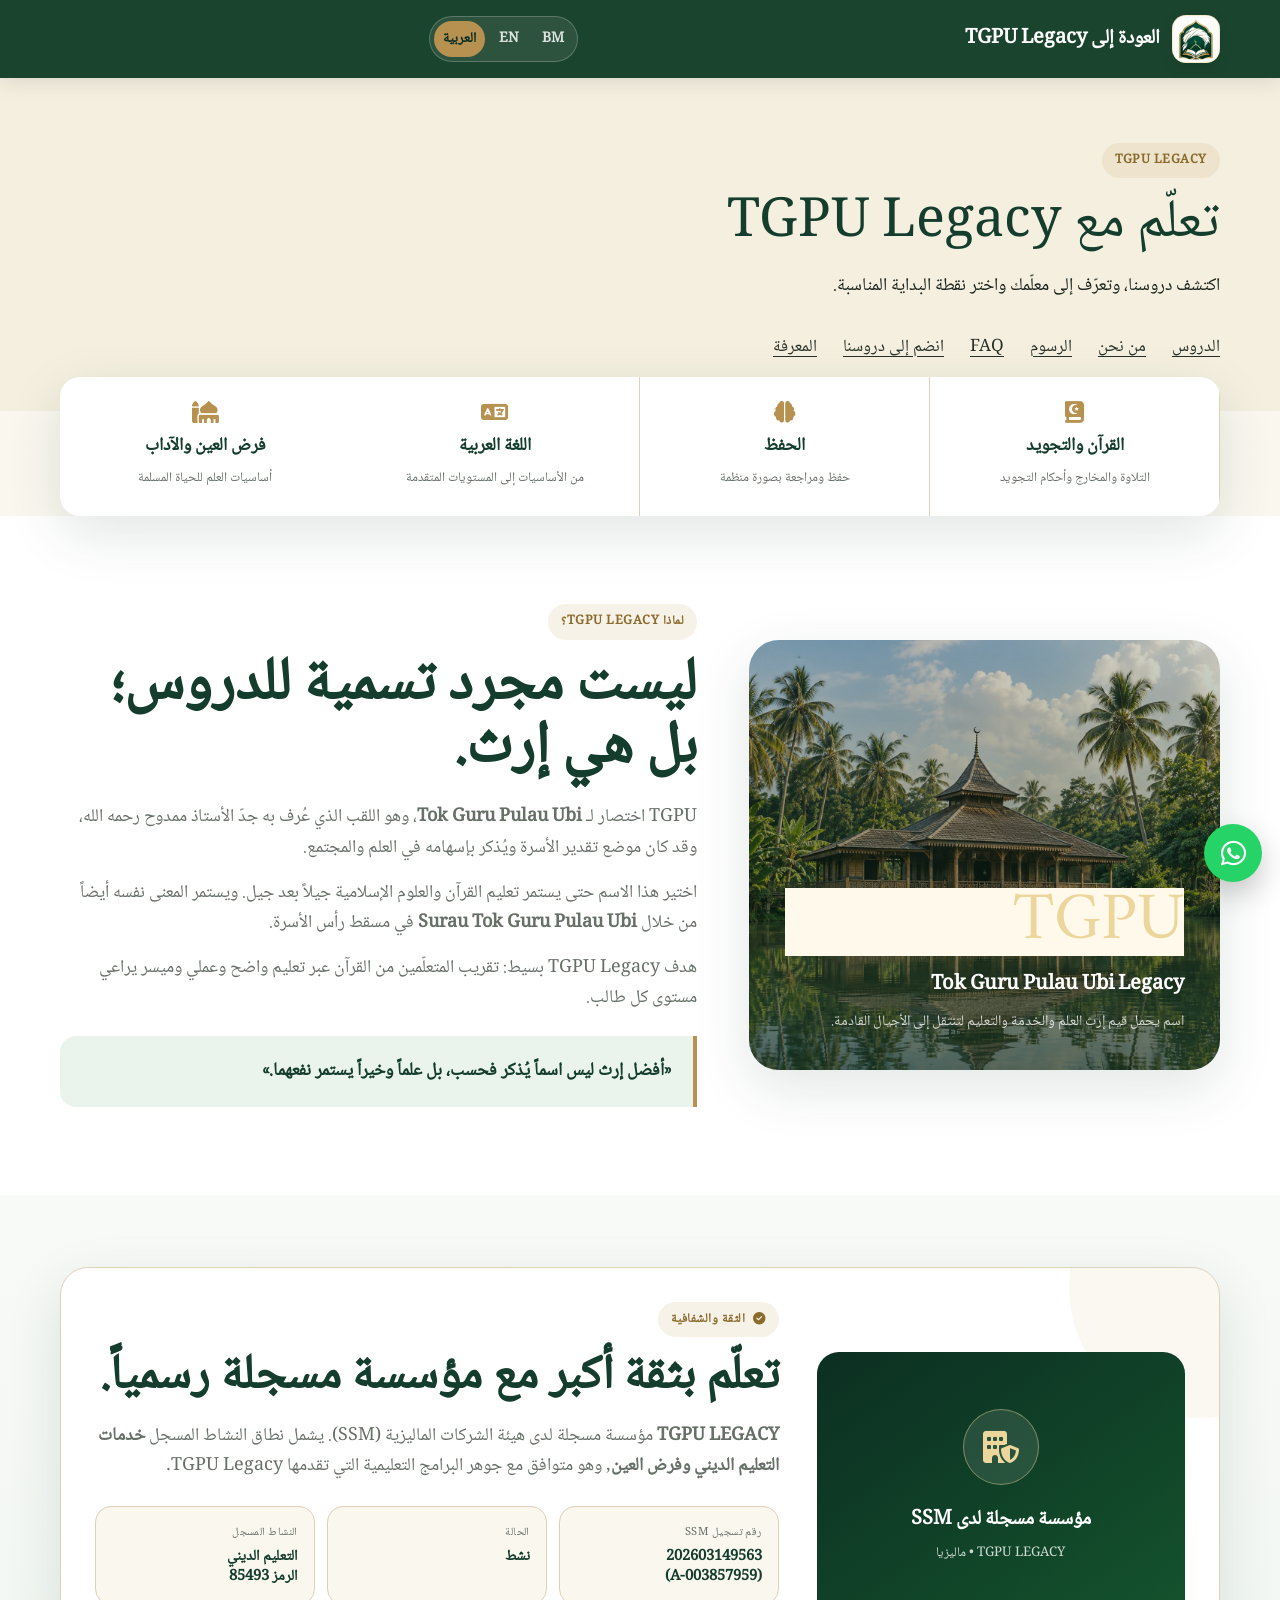
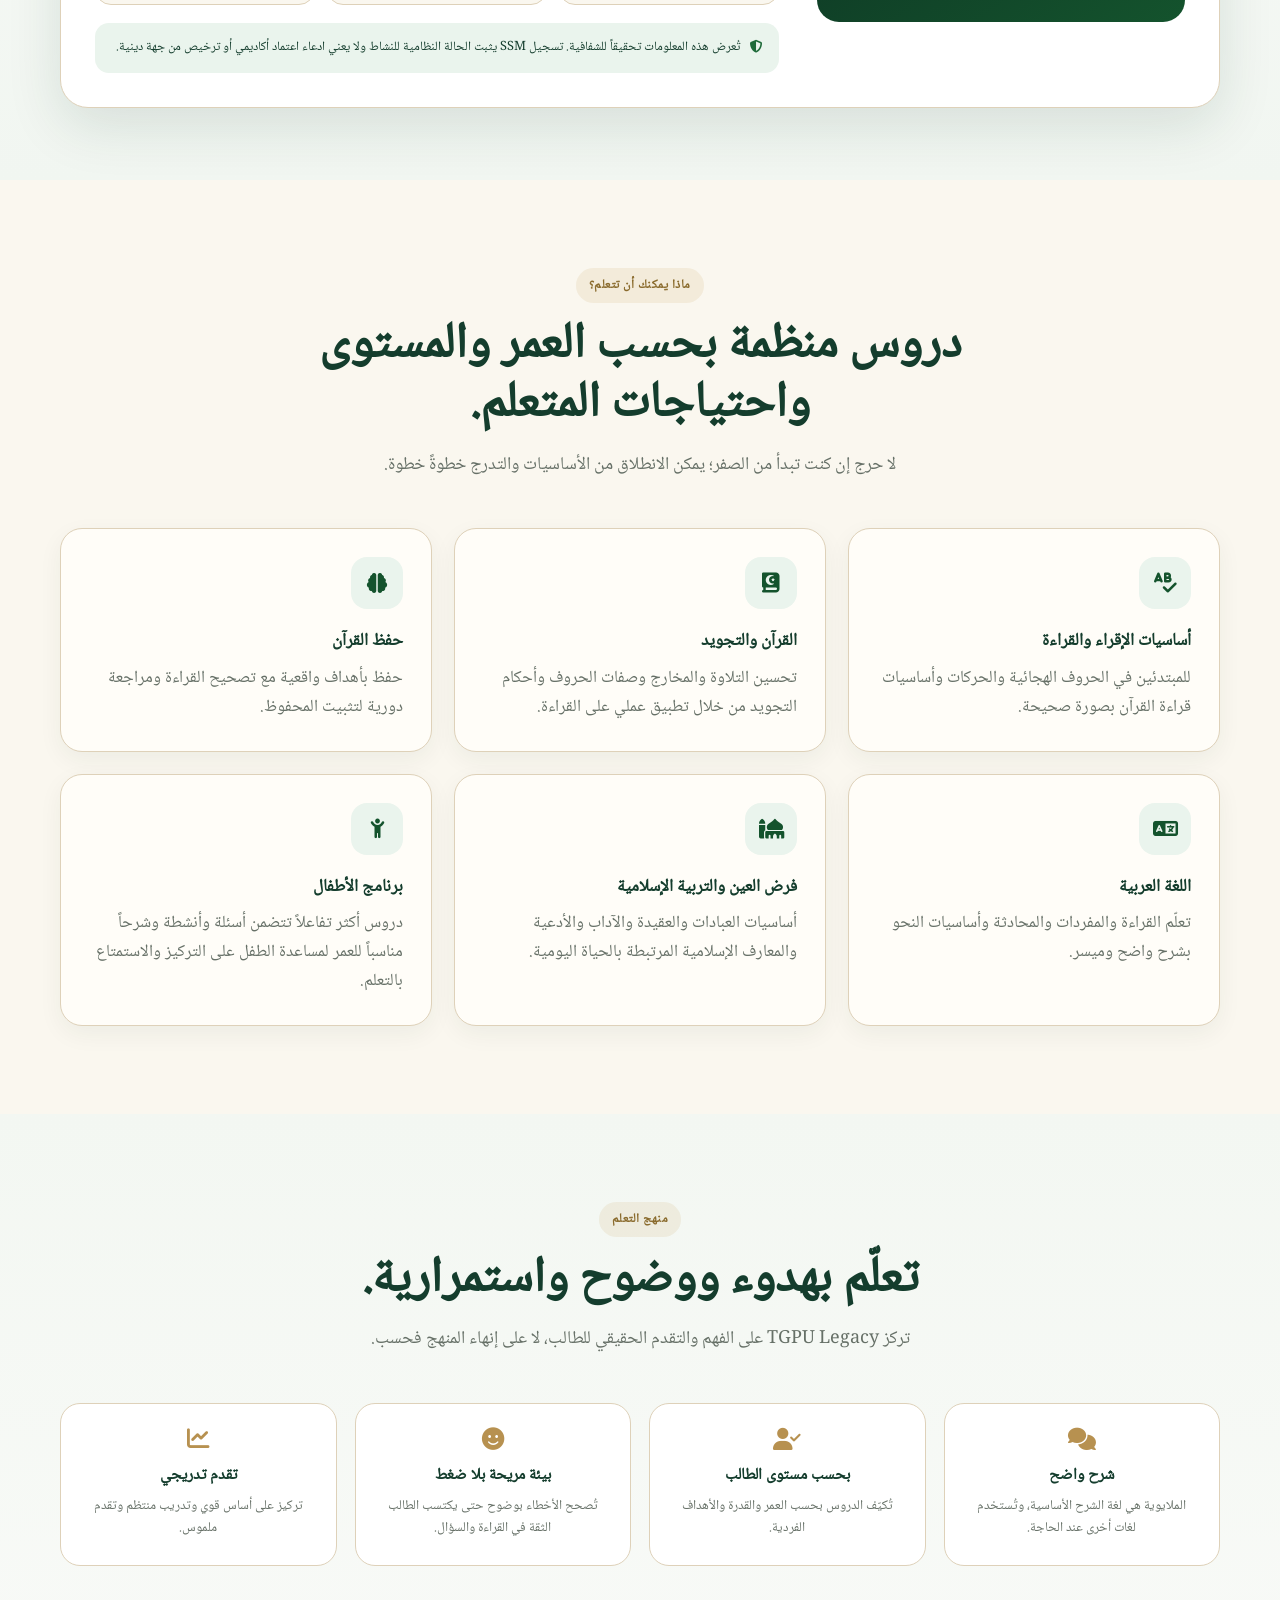
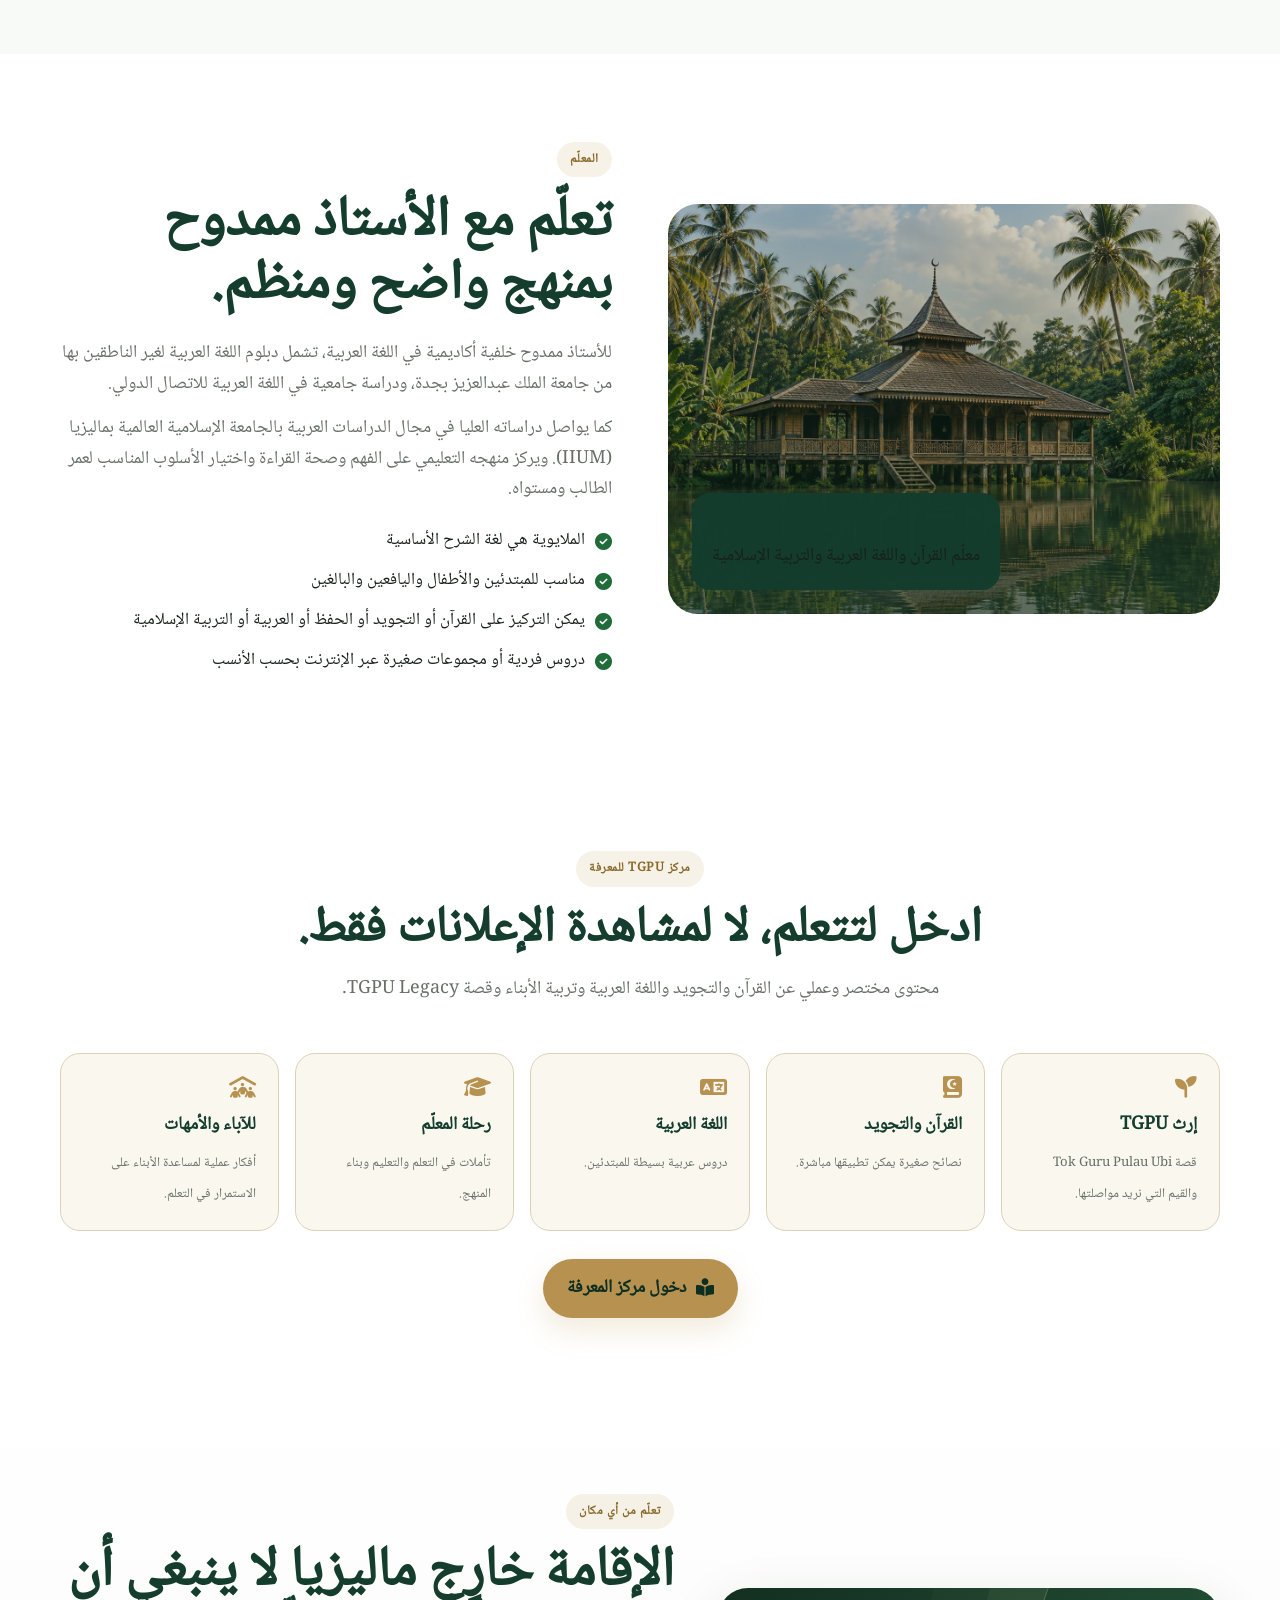
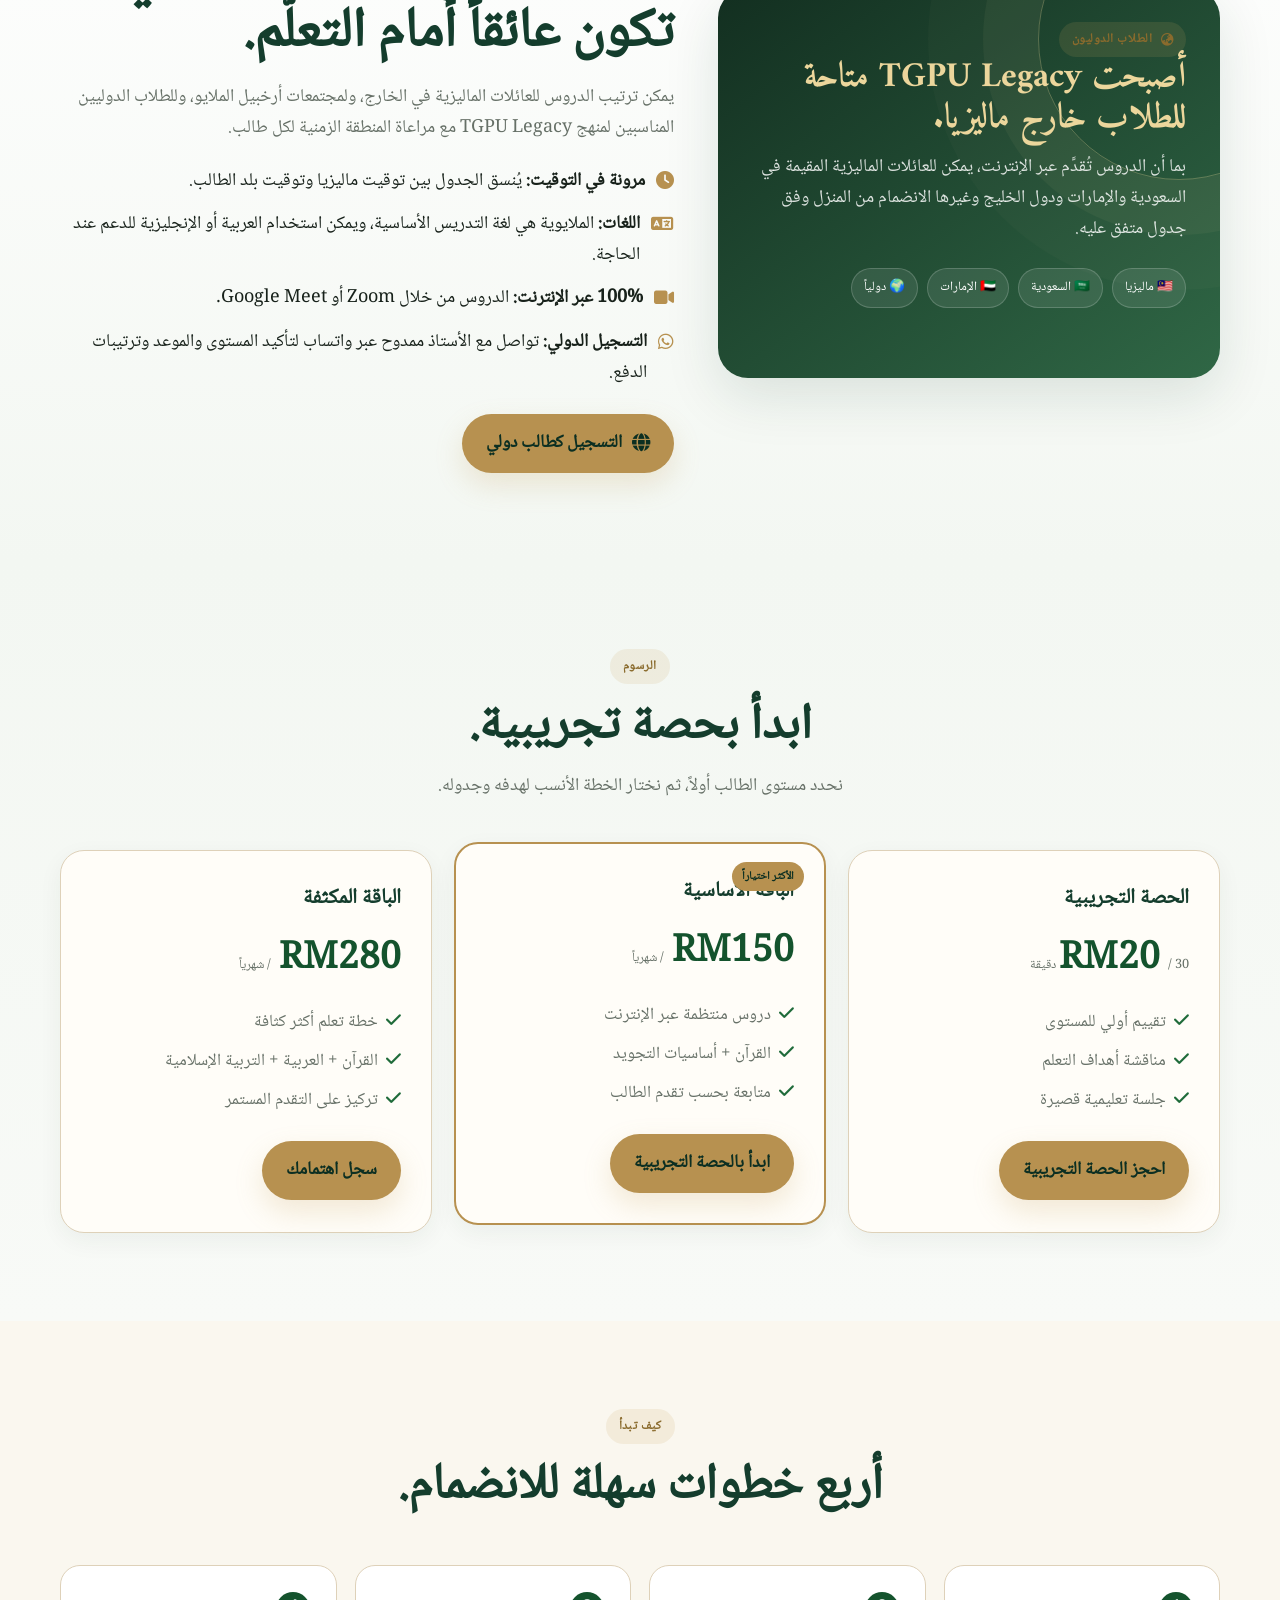
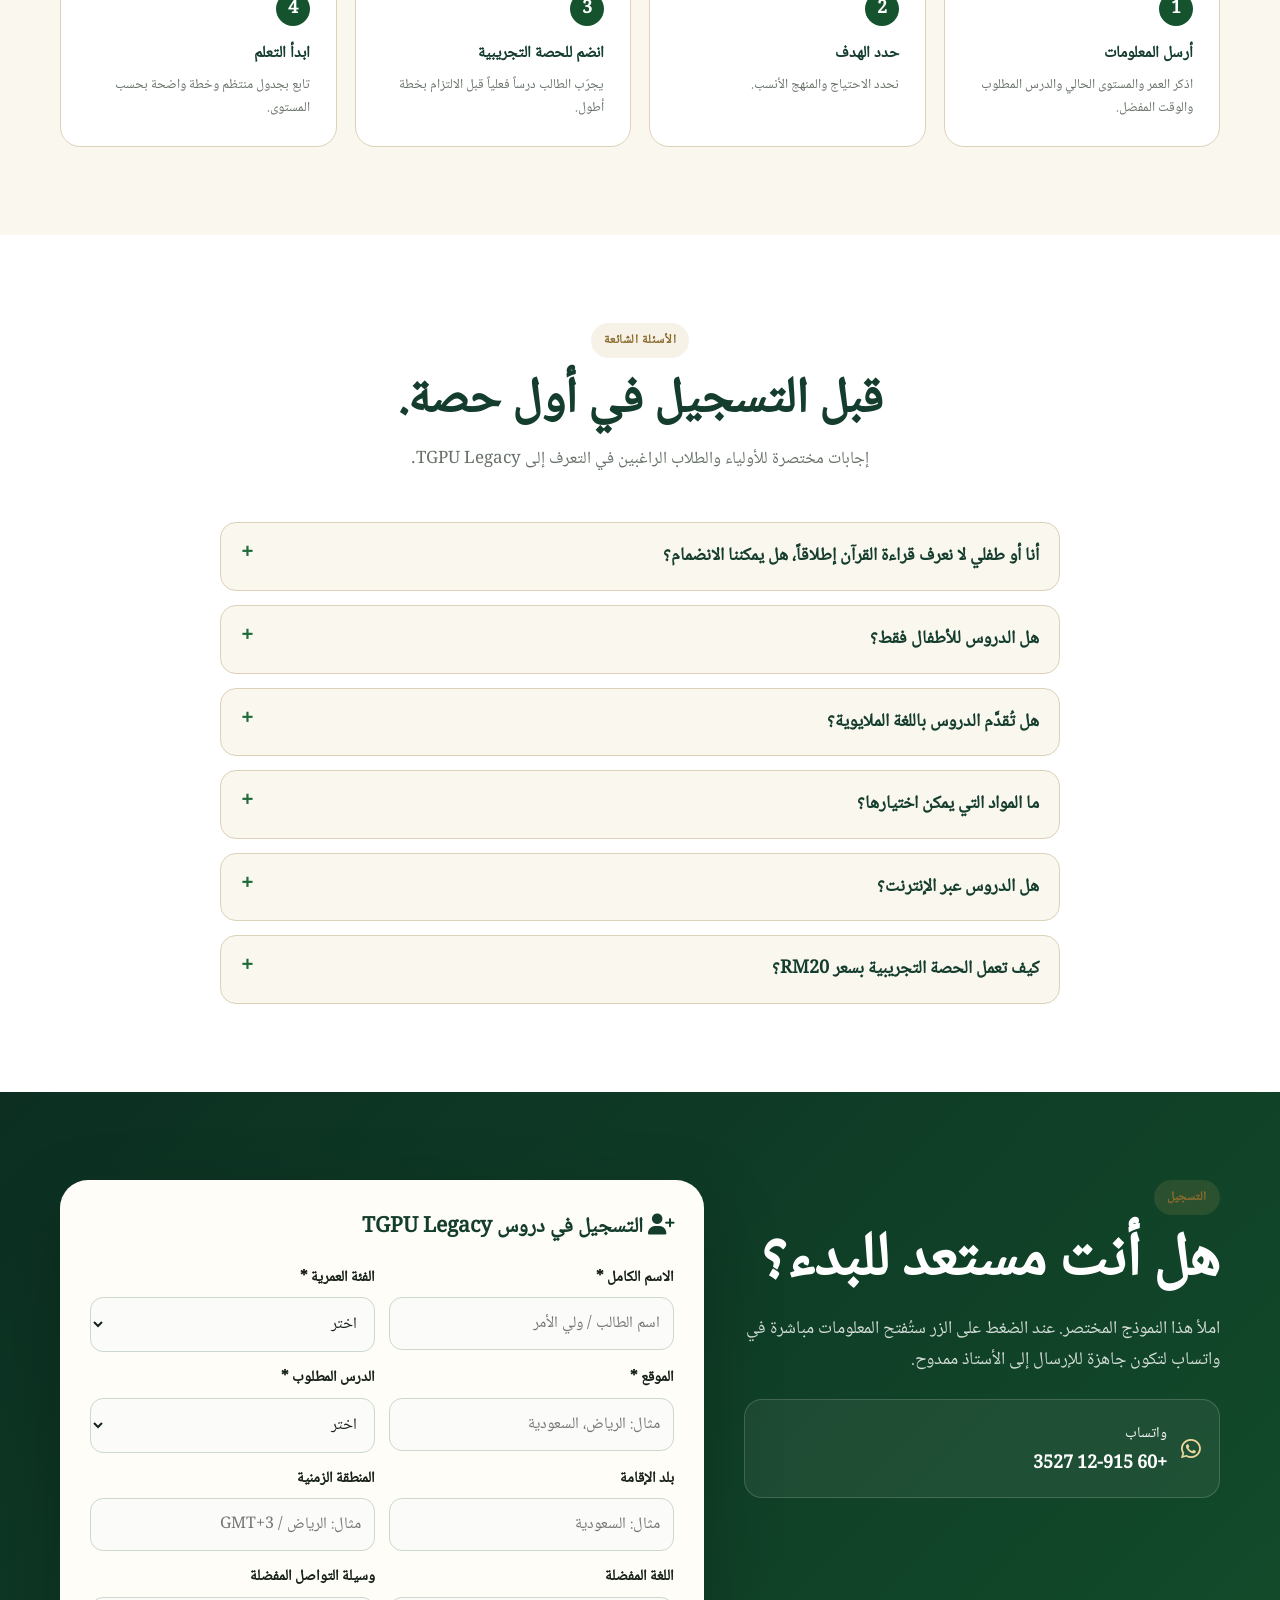
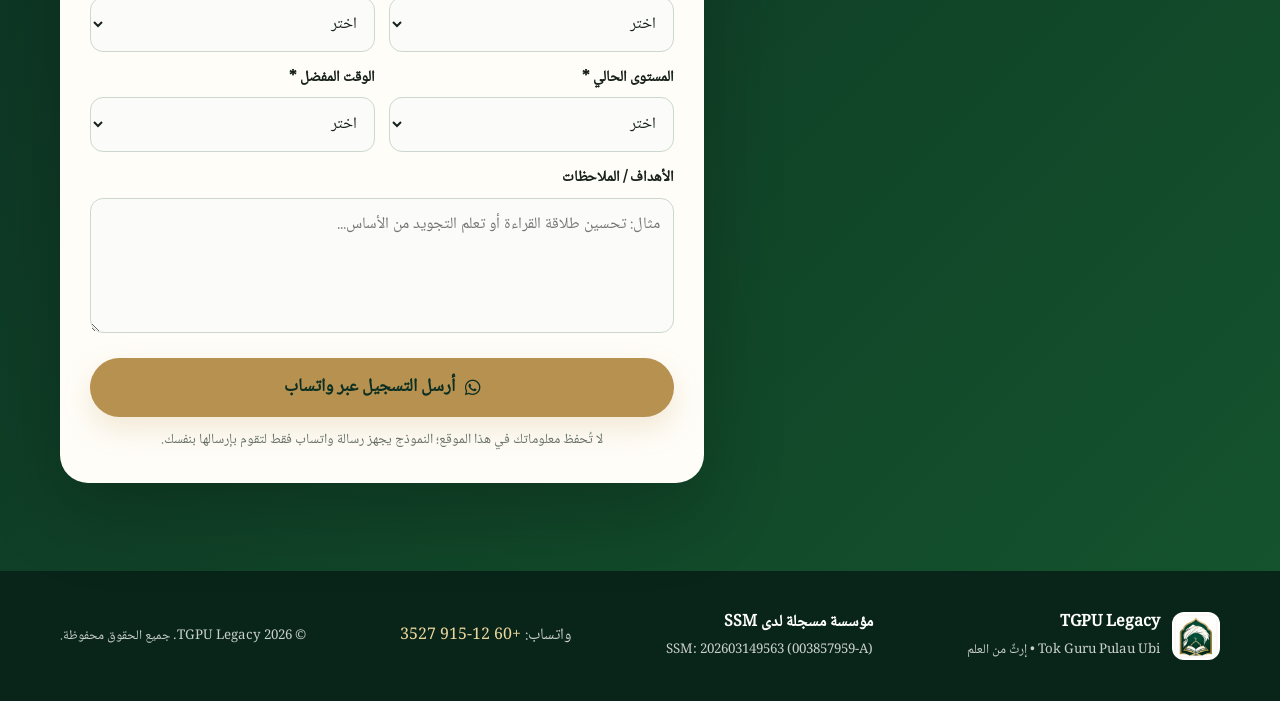
<file: classes-ar.html>
<!DOCTYPE html>
<html lang="ar" dir="rtl">
<head>
  <meta charset="UTF-8">
  <meta name="viewport" content="width=device-width, initial-scale=1.0">
  <meta name="description" content="دروس القرآن والتجويد والإقراء والحفظ واللغة العربية والتربية الإسلامية عبر الإنترنت للأطفال واليافعين والبالغين، من ماليزيا إلى المتعلمين في مختلف الدول.">
  <meta name="keywords" content="دروس القرآن أونلاين, تعليم القرآن عن بعد, تجويد, إقراء, حفظ القرآن, اللغة العربية أونلاين, التربية الإسلامية, معلم قرآن ماليزيا, TGPU Legacy">
  <meta name="author" content="TGPU Legacy">
  <meta name="theme-color" content="#123d26">
  <meta name="robots" content="index, follow, max-image-preview:large">
  <meta name="googlebot" content="index, follow, max-image-preview:large">
  <meta name="language" content="ar">
  <link rel="canonical" href="https://mamduhsaffin.github.io/tgpu-legacy/classes-ar.html">
  <link rel="icon" type="image/png" sizes="512x512" href="assets/favicon-512.png">
  <link rel="apple-touch-icon" href="assets/favicon-512.png">
  <link rel="preload" as="image" href="assets/tgpu-logo.png">
  <meta property="og:title" content="TGPU Legacy | دروس القرآن عبر الإنترنت">
  <meta property="og:description" content="دروس القرآن والتجويد والحفظ واللغة العربية والتربية الإسلامية عبر الإنترنت من ماليزيا.">
  <meta property="og:type" content="website">
  <meta property="og:locale" content="ar_SA">
  <meta property="og:url" content="https://mamduhsaffin.github.io/tgpu-legacy/classes-ar.html">
  <meta property="og:image" content="https://mamduhsaffin.github.io/tgpu-legacy/assets/tgpu-social-preview.jpg">
  <meta property="og:image:width" content="1200">
  <meta property="og:image:height" content="630">
  <meta property="og:image:alt" content="TGPU Legacy — Tok Guru Pulau Ubi، دروس القرآن عبر الإنترنت من ماليزيا">
  <meta property="og:site_name" content="TGPU Legacy">
  <meta name="twitter:card" content="summary_large_image">
  <meta name="twitter:image" content="https://mamduhsaffin.github.io/tgpu-legacy/assets/tgpu-social-preview.jpg">
  <meta name="twitter:title" content="TGPU Legacy | دروس القرآن عبر الإنترنت">
  <meta name="twitter:description" content="دروس القرآن والتجويد والحفظ واللغة العربية والتربية الإسلامية عبر الإنترنت من ماليزيا.">

  <title>تعلّم مع TGPU Legacy | الدروس والرسوم والتسجيل</title>

  <link rel="preconnect" href="https://fonts.googleapis.com">
  <link rel="preconnect" href="https://fonts.gstatic.com" crossorigin>
  <link href="https://fonts.googleapis.com/css2?family=Amiri:wght@400;700&family=Poppins:wght@300;400;500;600;700&display=swap" rel="stylesheet">
  <link rel="stylesheet" href="https://cdnjs.cloudflare.com/ajax/libs/font-awesome/6.5.2/css/all.min.css">

  <style>
    :root{
      --green-950:#0b2819;
      --green-900:#123d26;
      --green-800:#14532d;
      --green-700:#1f6b3a;
      --green-100:#eaf4ed;
      --gold:#c6a15b;
      --gold-light:#ecd69c;
      --ink:#17211a;
      --muted:#667067;
      --paper:#f8faf7;
      --white:#ffffff;
      --line:#dfe7df;
      --shadow:0 18px 55px rgba(18,61,38,.12);
      --radius:22px;
    }

    *{box-sizing:border-box;margin:0;padding:0}
    html{scroll-behavior:smooth}
    body{
      font-family:"Poppins",sans-serif;
      color:var(--ink);
      background:var(--paper);
      line-height:1.7;
      overflow-x:hidden;
    }
    a{color:inherit}
    button,input,select,textarea{font:inherit}
    .container{width:min(1160px,calc(100% - 40px));margin:auto}
    section{padding:88px 0}
    .section-head{max-width:760px;margin:0 auto 48px;text-align:center}
    .section-head h2{
      font-family:"Amiri",serif;
      font-size:clamp(2.1rem,4vw,3.1rem);
      color:var(--green-900);
      line-height:1.2;
      margin:14px 0;
    }
    .section-head p{color:var(--muted)}
    .eyebrow{
      display:inline-flex;align-items:center;gap:8px;
      padding:7px 13px;border-radius:999px;
      background:rgba(198,161,91,.14);color:#8a6b2d;
      font-size:.78rem;font-weight:700;letter-spacing:.04em;text-transform:uppercase;
    }

    header{
      position:sticky;top:0;z-index:50;
      background:rgba(18,61,38,.96);color:#fff;
      backdrop-filter:blur(12px);
      box-shadow:0 4px 20px rgba(0,0,0,.1);
    }
    .nav-wrap{height:76px;display:flex;align-items:center;justify-content:space-between;gap:24px}
    .brand{display:flex;align-items:center;gap:12px;text-decoration:none;font-weight:700}
    .brand-mark{
      width:48px;height:48px;border-radius:14px;overflow:hidden;
      display:grid;place-items:center;background:#fff;
      border:1px solid rgba(236,214,156,.55);
      box-shadow:0 4px 14px rgba(0,0,0,.12);
      flex:0 0 auto;
    }
    .brand-mark img{width:100%;height:100%;object-fit:cover;display:block}
    .brand-name{font-size:1.03rem;letter-spacing:.02em}
    .brand span small{display:block;font-size:.69rem;font-weight:400;opacity:.82}
    nav ul{list-style:none;display:flex;align-items:center;gap:22px}
    nav a{text-decoration:none;font-size:.88rem;font-weight:500;opacity:.92}
    nav a:hover{color:var(--gold-light)}
    .lang-switch{
      display:flex;align-items:center;gap:5px;padding:4px;
      border:1px solid rgba(255,255,255,.22);border-radius:999px;
      background:rgba(255,255,255,.08);margin-left:auto;
    }
    .lang-switch a{
      min-width:38px;padding:6px 9px;border-radius:999px;text-align:center;
      text-decoration:none;font-size:.72rem;font-weight:700;line-height:1.2;
      color:rgba(255,255,255,.84);transition:.2s ease;
    }
    .lang-switch a:hover{background:rgba(255,255,255,.12);color:#fff}
    .lang-switch a.active{background:var(--gold);color:var(--green-950)}
    html[dir="rtl"] body{font-family:"Amiri","Poppins",sans-serif}
    html[dir="rtl"] .legacy-quote{border-left:0;border-right:4px solid var(--gold);border-radius:16px 0 0 16px}
    html[dir="rtl"] .price-card li i{margin-right:0;margin-left:8px}
    html[dir="rtl"] .faq summary{padding:18px 0 18px 32px}
    html[dir="rtl"] .faq summary::after{right:auto;left:0}
    html[dir="rtl"] .field input,html[dir="rtl"] .field select,html[dir="rtl"] .field textarea{text-align:right}
    .menu-btn{display:none;border:0;background:none;color:#fff;font-size:1.45rem;cursor:pointer}

    .hero{
      min-height:calc(100vh - 76px);
      display:flex;align-items:center;
      color:#fff;
      background:
        linear-gradient(110deg,rgba(11,40,25,.97),rgba(20,83,45,.86)),
        url("https://images.unsplash.com/photo-1564769625905-50e93615e769?auto=format&fit=crop&w=1800&q=85") center/cover;
      position:relative;overflow:hidden;
    }
    .hero:after{
      content:"";position:absolute;width:620px;height:620px;border-radius:50%;
      right:-250px;top:-180px;border:1px solid rgba(236,214,156,.23);
      box-shadow:0 0 0 80px rgba(236,214,156,.04),0 0 0 160px rgba(236,214,156,.025);
    }
    .hero-grid{
      position:relative;z-index:2;
      display:grid;grid-template-columns:1.22fr .78fr;gap:64px;align-items:center;
      padding:70px 0;
    }
    .hero h1{
      font-family:"Amiri",serif;
      font-size:clamp(3.2rem,7vw,5.8rem);
      line-height:.98;
      letter-spacing:-.02em;
      margin:20px 0 22px;
    }
    .hero h1 span{color:var(--gold-light)}
    .hero-copy{max-width:720px;color:rgba(255,255,255,.87);font-size:1.06rem}
    .hero-actions{display:flex;gap:14px;flex-wrap:wrap;margin-top:32px}
    .btn{
      border:0;border-radius:999px;padding:14px 24px;
      text-decoration:none;font-weight:700;
      display:inline-flex;align-items:center;justify-content:center;gap:10px;
      cursor:pointer;transition:.2s ease;
    }
    .btn:hover{transform:translateY(-2px)}
    .btn-gold{background:var(--gold);color:var(--green-950);box-shadow:0 12px 28px rgba(198,161,91,.22)}
    .btn-light{background:rgba(255,255,255,.08);color:#fff;border:1px solid rgba(255,255,255,.35)}
    .hero-card{
      background:rgba(255,255,255,.1);border:1px solid rgba(255,255,255,.18);
      backdrop-filter:blur(14px);border-radius:28px;padding:30px;
      box-shadow:0 25px 70px rgba(0,0,0,.22);
    }
    .hero-brand-logo{
      display:block;width:min(100%,250px);height:auto;margin:0 auto 20px;
      border-radius:22px;background:#fff;padding:8px;
      box-shadow:0 18px 45px rgba(0,0,0,.24);
    }
    .arabic{
      font-family:"Amiri",serif;font-size:2.7rem;line-height:1.3;color:var(--gold-light);
      text-align:center;margin-bottom:10px;
    }
    .hero-card p{text-align:center;color:rgba(255,255,255,.82)}
    .hero-points{display:grid;grid-template-columns:1fr 1fr;gap:12px;margin-top:24px}
    .hero-point{
      padding:14px;border-radius:16px;background:rgba(255,255,255,.08);
      font-size:.84rem;text-align:center
    }

    .trust-line{margin-top:18px;color:rgba(255,255,255,.8);font-size:.84rem;display:flex;gap:14px;flex-wrap:wrap}
    .trust-line span{display:inline-flex;align-items:center;gap:6px}

    .quick-strip{margin-top:-34px;position:relative;z-index:5}
    .quick-grid{
      background:#fff;border-radius:20px;box-shadow:var(--shadow);
      display:grid;grid-template-columns:repeat(4,1fr);overflow:hidden;
    }
    .quick-item{padding:24px;text-align:center;border-right:1px solid var(--line)}
    .quick-item:last-child{border-right:0}
    .quick-item i{color:var(--gold);font-size:1.35rem;margin-bottom:8px}
    .quick-item strong{display:block;color:var(--green-900)}
    .quick-item span{font-size:.82rem;color:var(--muted)}

    .legacy{background:#fff}
    .legacy-grid{display:grid;grid-template-columns:.85fr 1.15fr;gap:52px;align-items:center}
    .legacy-panel{
      min-height:430px;border-radius:30px;padding:36px;
      color:#fff;display:flex;flex-direction:column;justify-content:flex-end;
      background:
        linear-gradient(145deg,rgba(11,40,25,.94),rgba(20,83,45,.78)),
        url("https://images.unsplash.com/photo-1584551246679-0daf3d275d0f?auto=format&fit=crop&w=1000&q=85") center/cover;
      box-shadow:var(--shadow);
    }
    .legacy-panel .big-mark{
      font-family:"Amiri",serif;font-size:4.2rem;color:var(--gold-light);
      line-height:1;margin-bottom:12px;
    }
    .legacy-panel h3{font-size:1.25rem;margin-bottom:8px}
    .legacy-panel p{color:rgba(255,255,255,.8);font-size:.91rem}
    .legacy-copy h2{
      font-family:"Amiri",serif;font-size:clamp(2.4rem,5vw,3.7rem);
      line-height:1.08;color:var(--green-900);margin:15px 0 20px;
    }
    .legacy-copy p{color:var(--muted);margin-bottom:14px}
    .legacy-quote{
      margin-top:22px;padding:20px 22px;border-left:4px solid var(--gold);
      background:var(--green-100);border-radius:0 16px 16px 0;color:var(--green-900);
      font-weight:600;
    }

    .ssm-section{
      background:linear-gradient(180deg,#f8faf7,#f1f6f1);
      padding-top:72px;padding-bottom:72px;
    }
    .ssm-card{
      display:grid;grid-template-columns:.7fr 1.3fr;gap:38px;align-items:center;
      background:#fff;border:1px solid var(--line);border-radius:28px;
      padding:34px;box-shadow:var(--shadow);
      position:relative;overflow:hidden;
    }
    .ssm-card:after{
      content:"";position:absolute;width:260px;height:260px;border-radius:50%;
      right:-110px;top:-110px;background:rgba(198,161,91,.08);
    }
    .ssm-badge{
      min-height:270px;border-radius:22px;
      display:flex;flex-direction:column;align-items:center;justify-content:center;
      text-align:center;padding:28px;color:#fff;
      background:linear-gradient(145deg,var(--green-950),var(--green-800));
      position:relative;z-index:1;
    }
    .ssm-badge-icon{
      width:76px;height:76px;border-radius:50%;
      display:grid;place-items:center;margin-bottom:18px;
      background:rgba(255,255,255,.1);border:1px solid rgba(236,214,156,.45);
      color:var(--gold-light);font-size:2rem;
    }
    .ssm-badge strong{font-size:1.25rem}
    .ssm-badge span{font-size:.83rem;color:rgba(255,255,255,.8);margin-top:5px}
    .ssm-content{position:relative;z-index:1}
    .ssm-content h2{
      font-family:"Amiri",serif;font-size:clamp(2.1rem,4vw,3rem);
      line-height:1.12;color:var(--green-900);margin:14px 0 16px;
    }
    .ssm-content p{color:var(--muted)}
    .ssm-facts{
      display:grid;grid-template-columns:repeat(3,1fr);gap:12px;margin:24px 0 18px;
    }
    .ssm-fact{
      border:1px solid var(--line);border-radius:16px;padding:16px;background:var(--paper);
    }
    .ssm-fact small{
      display:block;color:var(--muted);font-size:.7rem;text-transform:uppercase;
      letter-spacing:.04em;margin-bottom:5px;
    }
    .ssm-fact strong{display:block;color:var(--green-900);font-size:.92rem;line-height:1.4}
    .ssm-note{
      display:flex;gap:10px;align-items:flex-start;
      padding:14px 16px;border-radius:14px;background:var(--green-100);
      color:var(--green-900);font-size:.8rem;
    }
    .ssm-note i{margin-top:4px;color:var(--green-700)}

    .cards{display:grid;grid-template-columns:repeat(3,1fr);gap:22px}
    .card{
      background:#fff;border:1px solid var(--line);border-radius:var(--radius);
      padding:28px;box-shadow:0 8px 25px rgba(18,61,38,.055);
      transition:.2s ease;
    }
    .card:hover{transform:translateY(-5px);box-shadow:var(--shadow)}
    .icon{
      width:52px;height:52px;border-radius:16px;background:var(--green-100);
      color:var(--green-800);display:grid;place-items:center;font-size:1.25rem;margin-bottom:18px;
    }
    .card h3{font-size:1.08rem;color:var(--green-900);margin-bottom:8px}
    .card p{font-size:.9rem;color:var(--muted)}

    .method{background:linear-gradient(180deg,#f3f7f2,#f8faf7)}
    .method-grid{display:grid;grid-template-columns:repeat(4,1fr);gap:18px}
    .method-item{background:#fff;border:1px solid var(--line);border-radius:20px;padding:24px;text-align:center}
    .method-item i{font-size:1.4rem;color:var(--gold);margin-bottom:12px}
    .method-item h3{color:var(--green-900);font-size:1rem;margin-bottom:6px}
    .method-item p{color:var(--muted);font-size:.84rem}

    .about{background:#fff}
    .about-grid{display:grid;grid-template-columns:1fr 1fr;gap:56px;align-items:center}
    .about-panel{
      min-height:480px;border-radius:30px;
      background:
        linear-gradient(145deg,rgba(13,47,29,.08),rgba(198,161,91,.15)),
        url("https://images.unsplash.com/photo-1585036156171-384164a8c675?auto=format&fit=crop&w=1000&q=85") center/cover;
      position:relative;overflow:hidden;
    }
    .about-badge{
      position:absolute;left:24px;bottom:24px;background:#fff;border-radius:18px;
      padding:18px 20px;box-shadow:var(--shadow);max-width:310px
    }
    .about-badge strong{color:var(--green-900);display:block}
    .about-copy h2{
      font-family:"Amiri",serif;font-size:clamp(2.3rem,5vw,3.5rem);
      line-height:1.12;color:var(--green-900);margin:15px 0 20px;
    }
    .about-copy p{color:var(--muted);margin-bottom:14px}
    .checklist{list-style:none;display:grid;gap:11px;margin-top:22px}
    .checklist li{display:flex;gap:10px;align-items:flex-start}
    .checklist i{color:var(--green-700);margin-top:6px}


    .international{background:linear-gradient(180deg,#fff,#f3f7f2)}
    .international-grid{display:grid;grid-template-columns:.9fr 1.1fr;gap:44px;align-items:center}
    .international-panel{
      min-height:390px;border-radius:30px;padding:34px;color:#fff;
      background:linear-gradient(145deg,rgba(11,40,25,.97),rgba(20,83,45,.88));
      box-shadow:var(--shadow);position:relative;overflow:hidden
    }
    .international-panel:after{
      content:"";position:absolute;width:280px;height:280px;border-radius:50%;
      right:-100px;top:-90px;border:1px solid rgba(236,214,156,.3);
      box-shadow:0 0 0 55px rgba(236,214,156,.05),0 0 0 110px rgba(236,214,156,.025)
    }
    .international-panel h3{font-family:"Amiri",serif;font-size:2.2rem;line-height:1.15;color:var(--gold-light);margin-bottom:14px;position:relative;z-index:1}
    .international-panel p{color:rgba(255,255,255,.84);position:relative;z-index:1}
    .international-tags{display:flex;flex-wrap:wrap;gap:9px;margin-top:24px;position:relative;z-index:1}
    .international-tag{padding:8px 12px;border-radius:999px;background:rgba(255,255,255,.09);border:1px solid rgba(255,255,255,.18);font-size:.8rem}
    .international-copy h2{font-family:"Amiri",serif;font-size:clamp(2.3rem,5vw,3.45rem);line-height:1.1;color:var(--green-900);margin:14px 0 18px}
    .international-copy p{color:var(--muted);margin-bottom:16px}
    .international-list{list-style:none;display:grid;gap:13px;margin:22px 0 26px}
    .international-list li{display:flex;gap:11px;align-items:flex-start}
    .international-list i{color:var(--gold);margin-top:6px}


    .learn-teaser{background:#fff}
    .learn-teaser-grid{display:grid;grid-template-columns:repeat(5,1fr);gap:16px}
    .learn-teaser-card{border:1px solid var(--line);border-radius:20px;padding:22px;background:var(--paper);text-decoration:none;transition:.2s ease}
    .learn-teaser-card:hover{transform:translateY(-4px);box-shadow:var(--shadow)}
    .learn-teaser-card i{font-size:1.35rem;color:var(--gold);margin-bottom:12px}
    .learn-teaser-card strong{display:block;color:var(--green-900);margin-bottom:6px}
    .learn-teaser-card span{font-size:.82rem;color:var(--muted)}
    .learn-teaser-action{text-align:center;margin-top:28px}

    .pricing{background:linear-gradient(180deg,#f3f7f2,#f8faf7)}
    .price-grid{display:grid;grid-template-columns:repeat(3,1fr);gap:22px;align-items:stretch}
    .price-card{
      background:#fff;border:1px solid var(--line);border-radius:24px;padding:30px;position:relative;
      box-shadow:0 8px 25px rgba(18,61,38,.055);
    }
    .price-card.featured{border:2px solid var(--gold);transform:translateY(-8px)}
    .popular{
      position:absolute;right:20px;top:18px;background:var(--gold);color:var(--green-950);
      padding:5px 10px;border-radius:999px;font-size:.7rem;font-weight:700;
    }
    .price-card h3{color:var(--green-900)}
    .price{font-size:2.3rem;font-weight:700;color:var(--green-800);margin:12px 0}
    .price span{font-size:.8rem;color:var(--muted);font-weight:500}
    .price-card ul{list-style:none;display:grid;gap:10px;margin:18px 0 25px}
    .price-card li{font-size:.88rem;color:var(--muted)}
    .price-card li i{color:var(--green-700);margin-right:8px}

    .process-grid{display:grid;grid-template-columns:repeat(4,1fr);gap:18px}
    .step{
      position:relative;background:#fff;border-radius:20px;padding:26px;
      border:1px solid var(--line)
    }
    .step-num{
      width:34px;height:34px;border-radius:50%;display:grid;place-items:center;
      background:var(--green-800);color:#fff;font-weight:700;margin-bottom:14px
    }
    .step h3{color:var(--green-900);font-size:1rem;margin-bottom:6px}
    .step p{color:var(--muted);font-size:.85rem}

    .faq{background:#fff}
    .faq-list{max-width:840px;margin:0 auto;display:grid;gap:14px}
    .faq details{border:1px solid var(--line);border-radius:16px;background:var(--paper);padding:0 20px}
    .faq summary{cursor:pointer;list-style:none;font-weight:700;color:var(--green-900);padding:18px 32px 18px 0;position:relative}
    .faq summary::-webkit-details-marker{display:none}
    .faq summary::after{content:"+";position:absolute;right:0;top:14px;font-size:1.35rem;color:var(--green-700)}
    .faq details[open] summary::after{content:"−"}
    .faq details p{color:var(--muted);padding:0 0 18px}

    .contact{
      background:linear-gradient(135deg,var(--green-950),var(--green-800));color:#fff
    }
    .contact-grid{display:grid;grid-template-columns:.85fr 1.15fr;gap:40px;align-items:start}
    .contact-copy h2{
      font-family:"Amiri",serif;font-size:clamp(2.5rem,5vw,3.8rem);line-height:1.1;margin:14px 0 18px
    }
    .contact-copy p{color:rgba(255,255,255,.82)}
    .contact-method{
      display:flex;gap:14px;align-items:center;margin-top:24px;
      padding:18px;border:1px solid rgba(255,255,255,.16);border-radius:18px;background:rgba(255,255,255,.06)
    }
    .contact-method i{font-size:1.4rem;color:var(--gold-light)}
    .contact-method a{text-decoration:none;font-weight:700}
    .form-card{
      background:#fff;color:var(--ink);border-radius:28px;padding:30px;box-shadow:0 30px 80px rgba(0,0,0,.22)
    }
    .form-card h3{color:var(--green-900);margin-bottom:20px}
    .form-row{display:grid;grid-template-columns:1fr 1fr;gap:14px}
    .field{margin-bottom:14px}
    .field label{display:block;font-size:.8rem;font-weight:600;margin-bottom:6px}
    .field input,.field select,.field textarea{
      width:100%;border:1px solid #ccd8cd;background:#fbfcfa;border-radius:13px;
      padding:12px 13px;outline:none;color:var(--ink)
    }
    .field input:focus,.field select:focus,.field textarea:focus{
      border-color:var(--green-700);box-shadow:0 0 0 3px rgba(31,107,58,.1)
    }
    .form-note{font-size:.75rem;color:var(--muted);margin-top:12px;text-align:center}

    footer{background:#092519;color:rgba(255,255,255,.78);padding:38px 0}
    .footer-row{display:flex;justify-content:space-between;gap:24px;align-items:center}
    footer strong{color:#fff}
    .footer-brand{display:flex;align-items:center;gap:12px}
    .footer-brand img{width:48px;height:48px;object-fit:cover;border-radius:12px;background:#fff;padding:2px}
    footer a{color:var(--gold-light);text-decoration:none}

    .whatsapp-float{
      position:fixed;right:18px;bottom:18px;z-index:70;width:58px;height:58px;border-radius:50%;
      display:grid;place-items:center;background:#25D366;color:#fff;text-decoration:none;font-size:1.8rem;
      box-shadow:0 12px 30px rgba(0,0,0,.22);transition:.2s ease
    }
    .whatsapp-float:hover{transform:translateY(-3px) scale(1.03)}

    @media(max-width:900px){
      nav{
        position:absolute;top:76px;left:0;right:0;background:var(--green-900);
        max-height:0;overflow:hidden;transition:.25s ease
      }
      nav.open{max-height:480px}
      nav ul{padding:18px 20px 24px;display:grid;gap:14px}
      .menu-btn{display:block}
      .hero-grid,.legacy-grid,.about-grid,.contact-grid,.ssm-card,.international-grid{grid-template-columns:1fr}
      .hero-card{max-width:620px}
      .quick-grid{grid-template-columns:1fr 1fr}
      .quick-item:nth-child(2){border-right:0}
      .cards,.price-grid{grid-template-columns:1fr 1fr}
      .learn-teaser-grid{grid-template-columns:1fr 1fr}
      .method-grid,.process-grid{grid-template-columns:1fr 1fr}
      .price-card.featured{transform:none}
    }

    @media(max-width:620px){
      .container{width:min(100% - 28px,1160px)}
      section{padding:68px 0}
      .hero-grid{padding:54px 0 72px}
      .hero h1{font-size:3.35rem}
      .hero-actions .btn{width:100%}
      .quick-grid,.cards,.price-grid,.method-grid,.process-grid,.form-row,.ssm-facts,.learn-teaser-grid{grid-template-columns:1fr}
      .quick-item{border-right:0;border-bottom:1px solid var(--line)}
      .quick-item:last-child{border-bottom:0}
      .about-panel{min-height:390px}
      .legacy-panel{min-height:360px}
      .footer-row{display:grid;text-align:center;justify-items:center}
    }
  </style>

  <script type="application/ld+json">
  {
    "@context": "https://schema.org",
    "@graph": [
      {
        "@type": "WebSite",
        "@id": "https://mamduhsaffin.github.io/tgpu-legacy/#website",
        "name": "TGPU Legacy",
        "legalName": "TGPU LEGACY",
        "alternateName": "Tok Guru Pulau Ubi Legacy",
        "url": "https://mamduhsaffin.github.io/tgpu-legacy/",
        "inLanguage": "ms-MY"
      },
      {
        "@type": "EducationalOrganization",
        "@id": "https://mamduhsaffin.github.io/tgpu-legacy/#tgpu",
        "name": "TGPU Legacy",
        "alternateName": "Tok Guru Pulau Ubi Legacy",
        "url": "https://mamduhsaffin.github.io/tgpu-legacy/",
        "logo": "https://mamduhsaffin.github.io/tgpu-legacy/assets/tgpu-logo.png",
        "image": "https://mamduhsaffin.github.io/tgpu-legacy/assets/tgpu-social-preview.jpg",
        "description": "الدروس Al-Quran, Tajwid, الحفظ, اللغة العربية dan Pendidikan Islam secara online untuk kanak-kanak, remaja dan dewasa, dengan الملايوية هي لغة الشرح الأساسية.",
        "areaServed": {
          "@type": "Country",
          "name": "Malaysia"
        },
        "inLanguage": "ms-MY",
        "identifier": {
          "@type": "PropertyValue",
          "propertyID": "SSM Registration Number",
          "value": "202603149563 (003857959-A)"
        },
        "telephone": "+60129153527",
        "contactPoint": {
          "@type": "ContactPoint",
          "telephone": "+60129153527",
          "contactType": "customer service",
          "availableLanguage": ["Malay", "Arabic", "English"]
        },
        "sameAs": ["https://github.com/MamduhSaffin/tgpu-legacy"]
      },
      {
        "@type": "Person",
        "@id": "https://mamduhsaffin.github.io/tgpu-legacy/#teacher",
        "name": "الأستاذ ممدوح",
        "jobTitle": "المعلّم Al-Quran, اللغة العربية dan Pendidikan Islam",
        "worksFor": {"@id": "https://mamduhsaffin.github.io/tgpu-legacy/#tgpu"},
        "knowsLanguage": ["Malay", "Arabic", "English"]
      }
    ]
  }
  </script>

  <script type="application/ld+json">
  {
    "@context": "https://schema.org",
    "@type": "FAQPage",
    "mainEntity": [
      {
        "@type": "Question",
        "name": "أنا أو طفلي لا نعرف قراءة القرآن إطلاقاً، هل يمكننا الانضمام؟",
        "acceptedAnswer": {
          "@type": "Answer",
          "text": "نعم. يمكن البدء من الحروف الهجائية أو أساسيات الإقراء أو من المستوى الحالي للطالب، وتساعد الحصة التجريبية في تحديد نقطة البداية المناسبة."
        }
      },
      {
        "@type": "Question",
        "name": "هل الدروس للأطفال فقط؟",
        "acceptedAnswer": {
          "@type": "Answer",
          "text": "Tidak. TGPU Legacy menerima kanak-kanak, remaja dan dewasa. Cara mengajar, tempo dan bahan disesuaikan mengikut umur serta tahap."
        }
      },
      {
        "@type": "Question",
        "name": "هل تُقدَّم الدروس باللغة الملايوية؟",
        "acceptedAnswer": {
          "@type": "Answer",
          "text": "Ya. اللغة الملايوية ialah bahasa penerangan utama. اللغة العربية digunakan apabila diperlukan untuk bacaan, istilah dan pembelajaran اللغة العربية."
        }
      },
      {
        "@type": "Question",
        "name": "ما المواد التي يمكن اختيارها؟",
        "acceptedAnswer": {
          "@type": "Answer",
          "text": "Pelajar boleh fokus kepada Asas Iqra’, Al-Quran dan Tajwid, الحفظ, اللغة العربية, Fardu Ain atau Pendidikan Islam, atau gabungan yang sesuai."
        }
      },
      {
        "@type": "Question",
        "name": "هل الدروس عبر الإنترنت؟",
        "acceptedAnswer": {
          "@type": "Answer",
          "text": "Ya. الدروس utama dijalankan secara langsung melalui platform seperti Zoom atau Google Meet mengikut susunan yang dipersetujui."
        }
      },
      {
        "@type": "Question",
        "name": "كيف تعمل الحصة التجريبية بسعر RM20؟",
        "acceptedAnswer": {
          "@type": "Answer",
          "text": "تستغرق الجلسة 30 دقيقة وتشمل تقييم المستوى ومناقشة الأهداف وتدريساً مختصراً حتى يتمكن الطالب أو ولي الأمر من تقييم الملاءمة قبل الاستمرار."
        }
      }
    ]
  }
  </script>

<link rel="stylesheet" href="assets/legacy/classes.css"></head>

<body>
<header class="classes-header"><div class="container nav-wrap"><a class="brand" href="ar.html"><span class="brand-mark"><img src="assets/favicon-512.png" width="48" height="48" alt=""></span><span>العودة إلى TGPU Legacy</span></a><div class="lang-switch"><a class="" href="classes.html" lang="ms" hreflang="ms">BM</a><a class="" href="classes-en.html" lang="en" hreflang="en">EN</a><a class="active" href="classes-ar.html" lang="ar" hreflang="ar">العربية</a></div></div></header>

<main>
  <section class="class-intro" id="home"><div class="container"><span class="eyebrow">TGPU Legacy</span><h1>تعلّم مع TGPU Legacy</h1><p>اكتشف دروسنا، وتعرّف إلى معلّمك واختر نقطة البداية المناسبة.</p><nav class="class-jumps"><a href="#classes">الدروس</a><a href="#about">من نحن</a><a href="#pricing">الرسوم</a><a href="#faq">FAQ</a><a href="#register">انضم إلى دروسنا</a><a href="learn-ar.html">المعرفة</a></nav></div></section>

  <div class="container quick-strip">
    <div class="quick-grid">
      <div class="quick-item"><i class="fa-solid fa-book-quran"></i><strong>القرآن والتجويد</strong><span>التلاوة والمخارج وأحكام التجويد</span></div>
      <div class="quick-item"><i class="fa-solid fa-brain"></i><strong>الحفظ</strong><span>حفظ ومراجعة بصورة منظمة</span></div>
      <div class="quick-item"><i class="fa-solid fa-language"></i><strong>اللغة العربية</strong><span>من الأساسيات إلى المستويات المتقدمة</span></div>
      <div class="quick-item"><i class="fa-solid fa-mosque"></i><strong>فرض العين والآداب</strong><span>أساسيات العلم للحياة المسلمة</span></div>
    </div>
  </div>

  <section class="legacy" id="legacy">
    <div class="container legacy-grid">
      <div class="legacy-panel">
        <div class="big-mark">TGPU</div>
        <h3>Tok Guru Pulau Ubi Legacy</h3>
        <p>اسم يحمل قيم إرث العلم والخدمة والتعليم لتنتقل إلى الأجيال القادمة.</p>
      </div>

      <div class="legacy-copy">
        <span class="eyebrow">لماذا TGPU Legacy؟</span>
        <h2>ليست مجرد تسمية للدروس؛ بل هي إرث.</h2>
        <p>
          TGPU اختصار لـ <strong>Tok Guru Pulau Ubi</strong>، وهو اللقب الذي عُرف به جدّ الأستاذ ممدوح رحمه الله، وقد كان موضع تقدير الأسرة ويُذكر بإسهامه في العلم والمجتمع.
        </p>
        <p>
          اختير هذا الاسم حتى يستمر تعليم القرآن والعلوم الإسلامية جيلاً بعد جيل. ويستمر المعنى نفسه أيضاً من خلال <strong>Surau Tok Guru Pulau Ubi</strong> في مسقط رأس الأسرة.
        </p>
        <p>
          هدف TGPU Legacy بسيط: تقريب المتعلّمين من القرآن عبر تعليم واضح وعملي وميسر يراعي مستوى كل طالب.
        </p>
        <div class="legacy-quote">«أفضل إرث ليس اسماً يُذكر فحسب، بل علماً وخيراً يستمر نفعهما.»</div>
      </div>
    </div>
  </section>

  <section class="ssm-section" id="ssm">
    <div class="container">
      <div class="ssm-card">
        <div class="ssm-badge">
          <div class="ssm-badge-icon"><i class="fa-solid fa-building-shield"></i></div>
          <strong>مؤسسة مسجلة لدى SSM</strong>
          <span>TGPU LEGACY • ماليزيا</span>
        </div>

        <div class="ssm-content">
          <span class="eyebrow"><i class="fa-solid fa-circle-check"></i> الثقة والشفافية</span>
          <h2>تعلّم بثقة أكبر مع مؤسسة مسجلة رسمياً.</h2>
          <p>
            <strong>TGPU LEGACY</strong> مؤسسة مسجلة لدى هيئة الشركات الماليزية (SSM).
            يشمل نطاق النشاط المسجل <strong>خدمات التعليم الديني وفرض العين</strong>,
            وهو متوافق مع جوهر البرامج التعليمية التي تقدمها TGPU Legacy.
          </p>

          <div class="ssm-facts">
            <div class="ssm-fact">
              <small>رقم تسجيل SSM</small>
              <strong>202603149563<br>(003857959-A)</strong>
            </div>
            <div class="ssm-fact">
              <small>الحالة</small>
              <strong>نشط</strong>
            </div>
            <div class="ssm-fact">
              <small>النشاط المسجل</small>
              <strong>التعليم الديني<br>الرمز 85493</strong>
            </div>
          </div>

          <div class="ssm-note">
            <i class="fa-solid fa-shield-halved"></i>
            <span>
              تُعرض هذه المعلومات تحقيقاً للشفافية. تسجيل SSM يثبت الحالة النظامية للنشاط ولا يعني ادعاء اعتماد أكاديمي أو ترخيص من جهة دينية.
            </span>
          </div>
        </div>
      </div>
    </div>
  </section>

  <section id="classes">
    <div class="container">
      <div class="section-head">
        <span class="eyebrow">ماذا يمكنك أن تتعلم؟</span>
        <h2>دروس منظمة بحسب العمر والمستوى واحتياجات المتعلم.</h2>
        <p>لا حرج إن كنت تبدأ من الصفر؛ يمكن الانطلاق من الأساسيات والتدرج خطوةً خطوة.</p>
      </div>

      <div class="cards">
        <article class="card">
          <div class="icon"><i class="fa-solid fa-spell-check"></i></div>
          <h3>أساسيات الإقراء والقراءة</h3>
          <p>للمبتدئين في الحروف الهجائية والحركات وأساسيات قراءة القرآن بصورة صحيحة.</p>
        </article>

        <article class="card">
          <div class="icon"><i class="fa-solid fa-book-quran"></i></div>
          <h3>القرآن والتجويد</h3>
          <p>تحسين التلاوة والمخارج وصفات الحروف وأحكام التجويد من خلال تطبيق عملي على القراءة.</p>
        </article>

        <article class="card">
          <div class="icon"><i class="fa-solid fa-brain"></i></div>
          <h3>حفظ القرآن</h3>
          <p>حفظ بأهداف واقعية مع تصحيح القراءة ومراجعة دورية لتثبيت المحفوظ.</p>
        </article>

        <article class="card">
          <div class="icon"><i class="fa-solid fa-language"></i></div>
          <h3>اللغة العربية</h3>
          <p>تعلّم القراءة والمفردات والمحادثة وأساسيات النحو بشرح واضح وميسر.</p>
        </article>

        <article class="card">
          <div class="icon"><i class="fa-solid fa-mosque"></i></div>
          <h3>فرض العين والتربية الإسلامية</h3>
          <p>أساسيات العبادات والعقيدة والآداب والأدعية والمعارف الإسلامية المرتبطة بالحياة اليومية.</p>
        </article>

        <article class="card">
          <div class="icon"><i class="fa-solid fa-child-reaching"></i></div>
          <h3>برنامج الأطفال</h3>
          <p>دروس أكثر تفاعلاً تتضمن أسئلة وأنشطة وشرحاً مناسباً للعمر لمساعدة الطفل على التركيز والاستمتاع بالتعلم.</p>
        </article>
      </div>
    </div>
  </section>

  <section class="method">
    <div class="container">
      <div class="section-head">
        <span class="eyebrow">منهج التعلم</span>
        <h2>تعلّم بهدوء ووضوح واستمرارية.</h2>
        <p>تركز TGPU Legacy على الفهم والتقدم الحقيقي للطالب، لا على إنهاء المنهج فحسب.</p>
      </div>

      <div class="method-grid">
        <div class="method-item"><i class="fa-solid fa-comments"></i><h3>شرح واضح</h3><p>الملايوية هي لغة الشرح الأساسية، وتُستخدم لغات أخرى عند الحاجة.</p></div>
        <div class="method-item"><i class="fa-solid fa-user-check"></i><h3>بحسب مستوى الطالب</h3><p>تُكيّف الدروس بحسب العمر والقدرة والأهداف الفردية.</p></div>
        <div class="method-item"><i class="fa-solid fa-face-smile"></i><h3>بيئة مريحة بلا ضغط</h3><p>تُصحح الأخطاء بوضوح حتى يكتسب الطالب الثقة في القراءة والسؤال.</p></div>
        <div class="method-item"><i class="fa-solid fa-chart-line"></i><h3>تقدم تدريجي</h3><p>تركيز على أساس قوي وتدريب منتظم وتقدم ملموس.</p></div>
      </div>
    </div>
  </section>

  <section class="about" id="about">
    <div class="container about-grid">
      <div class="about-panel">
        <div class="about-badge">
          <strong>الأستاذ ممدوح</strong>
          معلّم القرآن واللغة العربية والتربية الإسلامية
        </div>
      </div>

      <div class="about-copy">
        <span class="eyebrow">المعلّم</span>
        <h2>تعلّم مع الأستاذ ممدوح بمنهج واضح ومنظم.</h2>
        <p>
          للأستاذ ممدوح خلفية أكاديمية في اللغة العربية، تشمل دبلوم اللغة العربية لغير الناطقين بها من جامعة الملك عبدالعزيز بجدة، ودراسة جامعية في اللغة العربية للاتصال الدولي.
        </p>
        <p>
          كما يواصل دراساته العليا في مجال الدراسات العربية بالجامعة الإسلامية العالمية بماليزيا (IIUM). ويركز منهجه التعليمي على الفهم وصحة القراءة واختيار الأسلوب المناسب لعمر الطالب ومستواه.
        </p>

        <ul class="checklist">
          <li><i class="fa-solid fa-circle-check"></i><span>الملايوية هي لغة الشرح الأساسية</span></li>
          <li><i class="fa-solid fa-circle-check"></i><span>مناسب للمبتدئين والأطفال واليافعين والبالغين</span></li>
          <li><i class="fa-solid fa-circle-check"></i><span>يمكن التركيز على القرآن أو التجويد أو الحفظ أو العربية أو التربية الإسلامية</span></li>
          <li><i class="fa-solid fa-circle-check"></i><span>دروس فردية أو مجموعات صغيرة عبر الإنترنت بحسب الأنسب</span></li>
        </ul>
      </div>
    </div>
  </section>

    
  <section class="learn-teaser">
    <div class="container">
      <div class="section-head">
        <span class="eyebrow">مركز TGPU للمعرفة</span>
        <h2>ادخل لتتعلم، لا لمشاهدة الإعلانات فقط.</h2>
        <p>محتوى مختصر وعملي عن القرآن والتجويد واللغة العربية وتربية الأبناء وقصة TGPU Legacy.</p>
      </div>
      <div class="learn-teaser-grid">
        <a class="learn-teaser-card" href="learn-ar.html#legacy"><i class="fa-solid fa-seedling"></i><strong>إرث TGPU</strong><span>قصة Tok Guru Pulau Ubi والقيم التي نريد مواصلتها.</span></a>
        <a class="learn-teaser-card" href="learn-ar.html#tajwid"><i class="fa-solid fa-book-quran"></i><strong>القرآن والتجويد</strong><span>نصائح صغيرة يمكن تطبيقها مباشرة.</span></a>
        <a class="learn-teaser-card" href="learn-ar.html#arabic"><i class="fa-solid fa-language"></i><strong>اللغة العربية</strong><span>دروس عربية بسيطة للمبتدئين.</span></a>
        <a class="learn-teaser-card" href="learn-ar.html#journey"><i class="fa-solid fa-graduation-cap"></i><strong>رحلة المعلّم</strong><span>تأملات في التعلم والتعليم وبناء المنهج.</span></a>
        <a class="learn-teaser-card" href="learn-ar.html#parents"><i class="fa-solid fa-people-roof"></i><strong>للآباء والأمهات</strong><span>أفكار عملية لمساعدة الأبناء على الاستمرار في التعلم.</span></a>
      </div>
      <div class="learn-teaser-action"><a class="btn btn-gold" href="learn-ar.html"><i class="fa-solid fa-book-open-reader"></i> دخول مركز المعرفة</a></div>
    </div>
  </section>

  <section class="international" id="international">
    <div class="container international-grid">
      <div class="international-panel">
        <span class="eyebrow"><i class="fa-solid fa-earth-asia"></i> الطلاب الدوليون</span>
        <h3>أصبحت TGPU Legacy متاحة للطلاب خارج ماليزيا.</h3>
        <p>بما أن الدروس تُقدَّم عبر الإنترنت، يمكن للعائلات الماليزية المقيمة في السعودية والإمارات ودول الخليج وغيرها الانضمام من المنزل وفق جدول متفق عليه.</p>
        <div class="international-tags">
          <span class="international-tag">🇲🇾 ماليزيا</span>
          <span class="international-tag">🇸🇦 السعودية</span>
          <span class="international-tag">🇦🇪 الإمارات</span>
          <span class="international-tag">🌍 دولياً</span>
        </div>
      </div>
      <div class="international-copy">
        <span class="eyebrow">تعلّم من أي مكان</span>
        <h2>الإقامة خارج ماليزيا لا ينبغي أن تكون عائقاً أمام التعلّم.</h2>
        <p>يمكن ترتيب الدروس للعائلات الماليزية في الخارج، ولمجتمعات أرخبيل الملايو، وللطلاب الدوليين المناسبين لمنهج TGPU Legacy مع مراعاة المنطقة الزمنية لكل طالب.</p>
        <ul class="international-list">
          <li><i class="fa-solid fa-clock"></i><span><strong>مرونة في التوقيت:</strong> يُنسق الجدول بين توقيت ماليزيا وتوقيت بلد الطالب.</span></li>
          <li><i class="fa-solid fa-language"></i><span><strong>اللغات:</strong> الملايوية هي لغة التدريس الأساسية، ويمكن استخدام العربية أو الإنجليزية للدعم عند الحاجة.</span></li>
          <li><i class="fa-solid fa-video"></i><span><strong>100% عبر الإنترنت:</strong> الدروس من خلال Zoom أو Google Meet.</span></li>
          <li><i class="fa-brands fa-whatsapp"></i><span><strong>التسجيل الدولي:</strong> تواصل مع الأستاذ ممدوح عبر واتساب لتأكيد المستوى والموعد وترتيبات الدفع.</span></li>
        </ul>
        <a class="btn btn-gold" href="#register"><i class="fa-solid fa-globe"></i> التسجيل كطالب دولي</a>
      </div>
    </div>
  </section>

  <section class="pricing" id="pricing">
    <div class="container">
      <div class="section-head">
        <span class="eyebrow">الرسوم</span>
        <h2>ابدأ بحصة تجريبية.</h2>
        <p>نحدد مستوى الطالب أولاً، ثم نختار الخطة الأنسب لهدفه وجدوله.</p>
      </div>

      <div class="price-grid">
        <article class="price-card">
          <h3>الحصة التجريبية</h3>
          <div class="price">RM20 <span>/ 30 دقيقة</span></div>
          <ul>
            <li><i class="fa-solid fa-check"></i>تقييم أولي للمستوى</li>
            <li><i class="fa-solid fa-check"></i>مناقشة أهداف التعلم</li>
            <li><i class="fa-solid fa-check"></i>جلسة تعليمية قصيرة</li>
          </ul>
          <a class="btn btn-gold" href="#register">احجز الحصة التجريبية</a>
        </article>

        <article class="price-card featured">
          <span class="popular">الأكثر اختياراً</span>
          <h3>الباقة الأساسية</h3>
          <div class="price">RM150 <span>/ شهرياً</span></div>
          <ul>
            <li><i class="fa-solid fa-check"></i>دروس منتظمة عبر الإنترنت</li>
            <li><i class="fa-solid fa-check"></i>القرآن + أساسيات التجويد</li>
            <li><i class="fa-solid fa-check"></i>متابعة بحسب تقدم الطالب</li>
          </ul>
          <a class="btn btn-gold" href="#register">ابدأ بالحصة التجريبية</a>
        </article>

        <article class="price-card">
          <h3>الباقة المكثفة</h3>
          <div class="price">RM280 <span>/ شهرياً</span></div>
          <ul>
            <li><i class="fa-solid fa-check"></i>خطة تعلم أكثر كثافة</li>
            <li><i class="fa-solid fa-check"></i>القرآن + العربية + التربية الإسلامية</li>
            <li><i class="fa-solid fa-check"></i>تركيز على التقدم المستمر</li>
          </ul>
          <a class="btn btn-gold" href="#register">سجل اهتمامك</a>
        </article>
      </div>
    </div>
  </section>

  <section>
    <div class="container">
      <div class="section-head">
        <span class="eyebrow">كيف تبدأ</span>
        <h2>أربع خطوات سهلة للانضمام.</h2>
      </div>

      <div class="process-grid">
        <div class="step"><div class="step-num">1</div><h3>أرسل المعلومات</h3><p>اذكر العمر والمستوى الحالي والدرس المطلوب والوقت المفضل.</p></div>
        <div class="step"><div class="step-num">2</div><h3>حدد الهدف</h3><p>نحدد الاحتياج والمنهج الأنسب.</p></div>
        <div class="step"><div class="step-num">3</div><h3>انضم للحصة التجريبية</h3><p>يجرّب الطالب درساً فعلياً قبل الالتزام بخطة أطول.</p></div>
        <div class="step"><div class="step-num">4</div><h3>ابدأ التعلم</h3><p>تابع بجدول منتظم وخطة واضحة بحسب المستوى.</p></div>
      </div>
    </div>
  </section>

  <section class="faq" id="faq">
    <div class="container">
      <div class="section-head">
        <span class="eyebrow">الأسئلة الشائعة</span>
        <h2>قبل التسجيل في أول حصة.</h2>
        <p>إجابات مختصرة للأولياء والطلاب الراغبين في التعرف إلى TGPU Legacy.</p>
      </div>

      <div class="faq-list">
        <details>
          <summary>أنا أو طفلي لا نعرف قراءة القرآن إطلاقاً، هل يمكننا الانضمام؟</summary>
          <p>نعم. يمكن البدء من الحروف الهجائية أو أساسيات الإقراء أو من المستوى الحالي للطالب، وتساعد الحصة التجريبية في تحديد نقطة البداية المناسبة.</p>
        </details>
        <details>
          <summary>هل الدروس للأطفال فقط؟</summary>
          <p>لا. تستقبل TGPU Legacy الأطفال واليافعين والبالغين، وتُكيف طريقة التدريس والسرعة والمواد بحسب العمر والمستوى.</p>
        </details>
        <details>
          <summary>هل تُقدَّم الدروس باللغة الملايوية؟</summary>
          <p>نعم. الملايوية هي لغة الشرح الأساسية، وتُستخدم العربية عند الحاجة في التلاوة والمصطلحات ودراسة اللغة العربية.</p>
        </details>
        <details>
          <summary>ما المواد التي يمكن اختيارها؟</summary>
          <p>يمكن للطالب التركيز على أساسيات الإقراء، أو القرآن والتجويد، أو الحفظ، أو اللغة العربية، أو فرض العين والتربية الإسلامية، أو الجمع بينها بحسب الحاجة.</p>
        </details>
        <details>
          <summary>هل الدروس عبر الإنترنت؟</summary>
          <p>نعم. تُقدَّم الدروس الأساسية مباشرة عبر الإنترنت باستخدام منصات مثل Zoom أو Google Meet بحسب الترتيب المتفق عليه.</p>
        </details>
        <details>
          <summary>كيف تعمل الحصة التجريبية بسعر RM20؟</summary>
          <p>تستغرق الجلسة 30 دقيقة وتشمل تقييم المستوى ومناقشة الأهداف وتدريساً مختصراً حتى يتمكن الطالب أو ولي الأمر من تقييم الملاءمة قبل الاستمرار.</p>
        </details>
      </div>
    </div>
  </section>

  <section class="contact" id="register">
    <div class="container contact-grid">
      <div class="contact-copy">
        <span class="eyebrow">التسجيل</span>
        <h2>هل أنت مستعد للبدء؟</h2>
        <p>املأ هذا النموذج المختصر. عند الضغط على الزر ستُفتح المعلومات مباشرة في واتساب لتكون جاهزة للإرسال إلى الأستاذ ممدوح.</p>

        <div class="contact-method">
          <i class="fa-brands fa-whatsapp"></i>
          <div>
            <small>واتساب</small><br>
            <a href="https://wa.me/60129153527" target="_blank" rel="noopener">+60 12-915 3527</a>
          </div>
        </div>
      </div>

      <div class="form-card">
        <h3><i class="fa-solid fa-user-plus"></i> التسجيل في دروس TGPU Legacy</h3>
        <form id="registrationForm">
          <div class="form-row">
            <div class="field">
              <label for="name">الاسم الكامل *</label>
              <input id="name" type="text" required placeholder="اسم الطالب / ولي الأمر">
            </div>
            <div class="field">
              <label for="age">الفئة العمرية *</label>
              <select id="age" required>
                <option value="">اختر</option>
                <option>أطفال (5–12)</option>
                <option>يافعون (13–17)</option>
                <option>بالغون (18+)</option>
              </select>
            </div>
          </div>

          <div class="form-row">
            <div class="field">
              <label for="location">الموقع *</label>
              <input id="location" type="text" required placeholder="مثال: الرياض، السعودية">
            </div>
            <div class="field">
              <label for="classType">الدرس المطلوب *</label>
              <select id="classType" required>
                <option value="">اختر</option>
                <option>الحصة التجريبية</option>
                <option>أساسيات الإقراء والقراءة</option>
                <option>القرآن والتجويد</option>
                <option>حفظ القرآن</option>
                <option>اللغة العربية</option>
                <option>فرض العين / التربية الإسلامية</option>
                <option>برنامج الأطفال</option>
              </select>
            </div>
          </div>


          <div class="form-row">
            <div class="field">
              <label for="country">بلد الإقامة</label>
              <input id="country" type="text" placeholder="مثال: السعودية">
            </div>
            <div class="field">
              <label for="timezone">المنطقة الزمنية</label>
              <input id="timezone" type="text" placeholder="مثال: الرياض / GMT+3">
            </div>
          </div>

          <div class="form-row">
            <div class="field">
              <label for="preferredLanguage">اللغة المفضلة</label>
              <select id="preferredLanguage">
                <option value="">اختر</option><option>الملايوية</option><option>الإنجليزية</option><option>العربية</option><option>مزيج / مرن</option>
              </select>
            </div>
            <div class="field">
              <label for="contactPreference">وسيلة التواصل المفضلة</label>
              <select id="contactPreference">
                <option value="">اختر</option><option>واتساب</option><option>مكالمة واتساب</option><option>Google Meet / Zoom</option>
              </select>
            </div>
          </div>

          <div class="form-row">
            <div class="field">
              <label for="level">المستوى الحالي *</label>
              <select id="level" required>
                <option value="">اختر</option>
                <option>مبتدئ تماماً</option>
                <option>يعرف الحروف الهجائية</option>
                <option>يقرأ ببطء</option>
                <option>يقرأ ويحتاج إلى تصحيح التجويد</option>
                <option>متوسط / يرغب في التقدم</option>
              </select>
            </div>
            <div class="field">
              <label for="time">الوقت المفضل *</label>
              <select id="time" required>
                <option value="">اختر</option>
                <option>الصباح</option>
                <option>بعد الظهر</option>
                <option>المساء</option>
                <option>نهاية الأسبوع</option>
                <option>مرن</option>
              </select>
            </div>
          </div>

          <div class="field">
            <label for="notes">الأهداف / الملاحظات</label>
            <textarea id="notes" rows="4" placeholder="مثال: تحسين طلاقة القراءة أو تعلم التجويد من الأساس..."></textarea>
          </div>

          <button class="btn btn-gold" style="width:100%" type="submit">
            <i class="fa-brands fa-whatsapp"></i> أرسل التسجيل عبر واتساب
          </button>

          <p class="form-note">لا تُحفظ معلوماتك في هذا الموقع؛ النموذج يجهز رسالة واتساب فقط لتقوم بإرسالها بنفسك.</p>
        </form>
      </div>
    </div>
  </section>
</main>

<footer>
  <div class="container footer-row">
    <div class="footer-brand"><img src="assets/favicon-512.png" alt="" width="48" height="48" loading="lazy"><div><strong>TGPU Legacy</strong><br><small>Tok Guru Pulau Ubi • إرثٌ من العلم</small></div></div>
    <div><strong>مؤسسة مسجلة لدى SSM</strong><br><small>SSM: 202603149563 (003857959-A)</small></div>
    <div>واتساب: <a href="https://wa.me/60129153527">+60 12-915 3527</a></div>
    <div><small>© <span id="year"></span> TGPU Legacy. جميع الحقوق محفوظة.</small></div>
  </div>
</footer>

<script>
  function toggleMenu(){
    document.getElementById("nav")?.classList.toggle("open");
  }

  document.querySelectorAll("nav a").forEach(link=>{
    link.addEventListener("click",()=>document.getElementById("nav")?.classList.remove("open"));
  });

  document.getElementById("year").textContent = new Date().getFullYear();

  document.getElementById("registrationForm").addEventListener("submit", function(e){
    e.preventDefault();

    const name = document.getElementById("name").value.trim();
    const age = document.getElementById("age").value;
    const country = document.getElementById("country").value.trim();
    const timezone = document.getElementById("timezone").value.trim();
    const preferredLanguage = document.getElementById("preferredLanguage").value;
    const contactPreference = document.getElementById("contactPreference").value;
    const location = document.getElementById("location").value.trim();
    const classType = document.getElementById("classType").value;
    const level = document.getElementById("level").value;
    const time = document.getElementById("time").value;
    const notes = document.getElementById("notes").value.trim();

    const message =
      "السلام عليكم أستاذ ممدوح. أود التسجيل أو الاستفسار عن دروس TGPU Legacy.\n\n" +
      "الاسم: " + name + "\n" +
      "الفئة العمرية: " + age + "\n" +
      "الموقع: " + location + "\n" +
      "بلد الإقامة: " + (country || "-") + "\n" +
      "المنطقة الزمنية: " + (timezone || "-") + "\n" +
      "اللغة المفضلة: " + (preferredLanguage || "-") + "\n" +
      "وسيلة التواصل: " + (contactPreference || "-") + "\n" +
      "الدرس: " + classType + "\n" +
      "المستوى الحالي: " + level + "\n" +
      "الوقت المفضل: " + time + "\n" +
      "الأهداف / الملاحظات: " + (notes || "-") + "\n\n" +
      "هل يمكن إبلاغي بالمواعيد المتاحة المناسبة؟ جزاكم الله خيراً.";

    window.open("https://wa.me/60129153527?text=" + encodeURIComponent(message), "_blank", "noopener,noreferrer");
  });
</script>

<a class="whatsapp-float" href="https://wa.me/60129153527?text=Assalamualaikum%20Ustaz%20Mamduh%2C%20saya%20ingin%20tahu%20lebih%20lanjut%20tentang%20kelas%20TGPU%20Legacy." target="_blank" rel="noopener" aria-label="WhatsApp TGPU Legacy">
  <i class="fa-brands fa-whatsapp"></i>
</a>
</body>
</html>
</file>
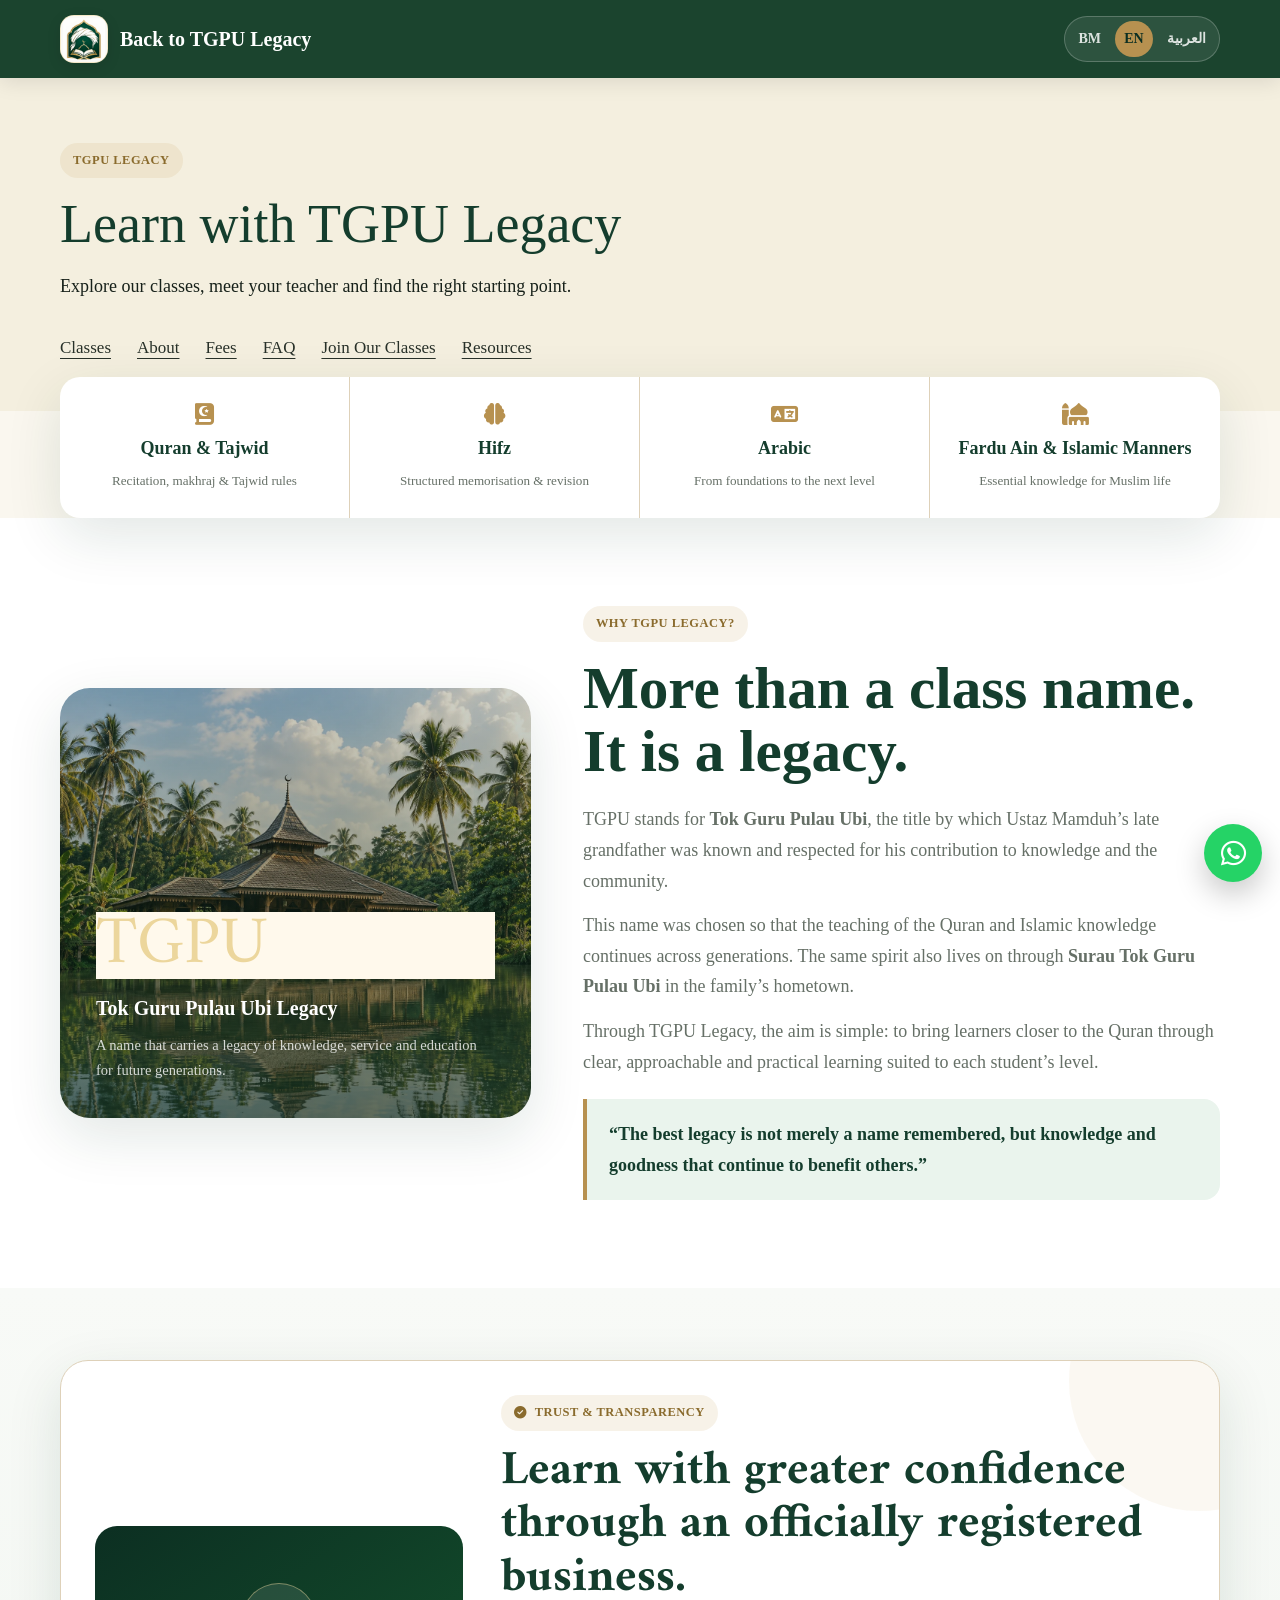
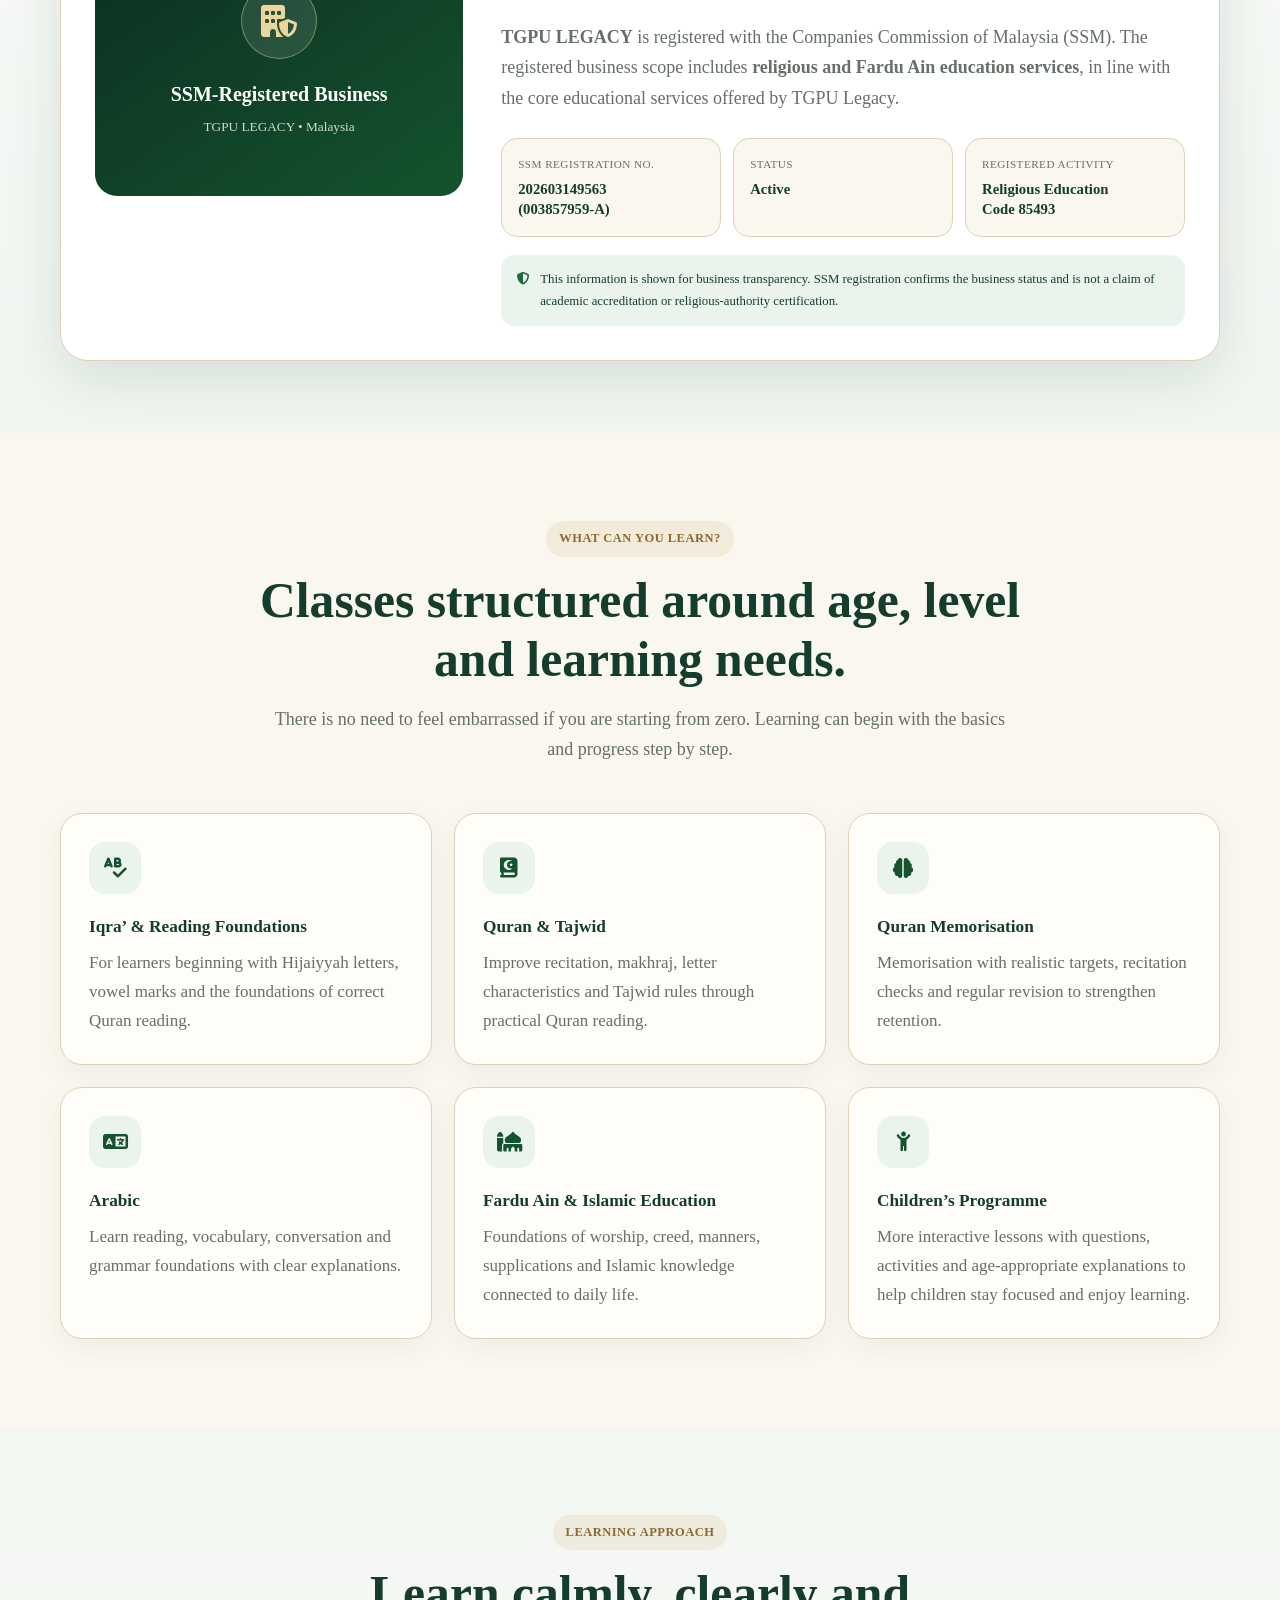
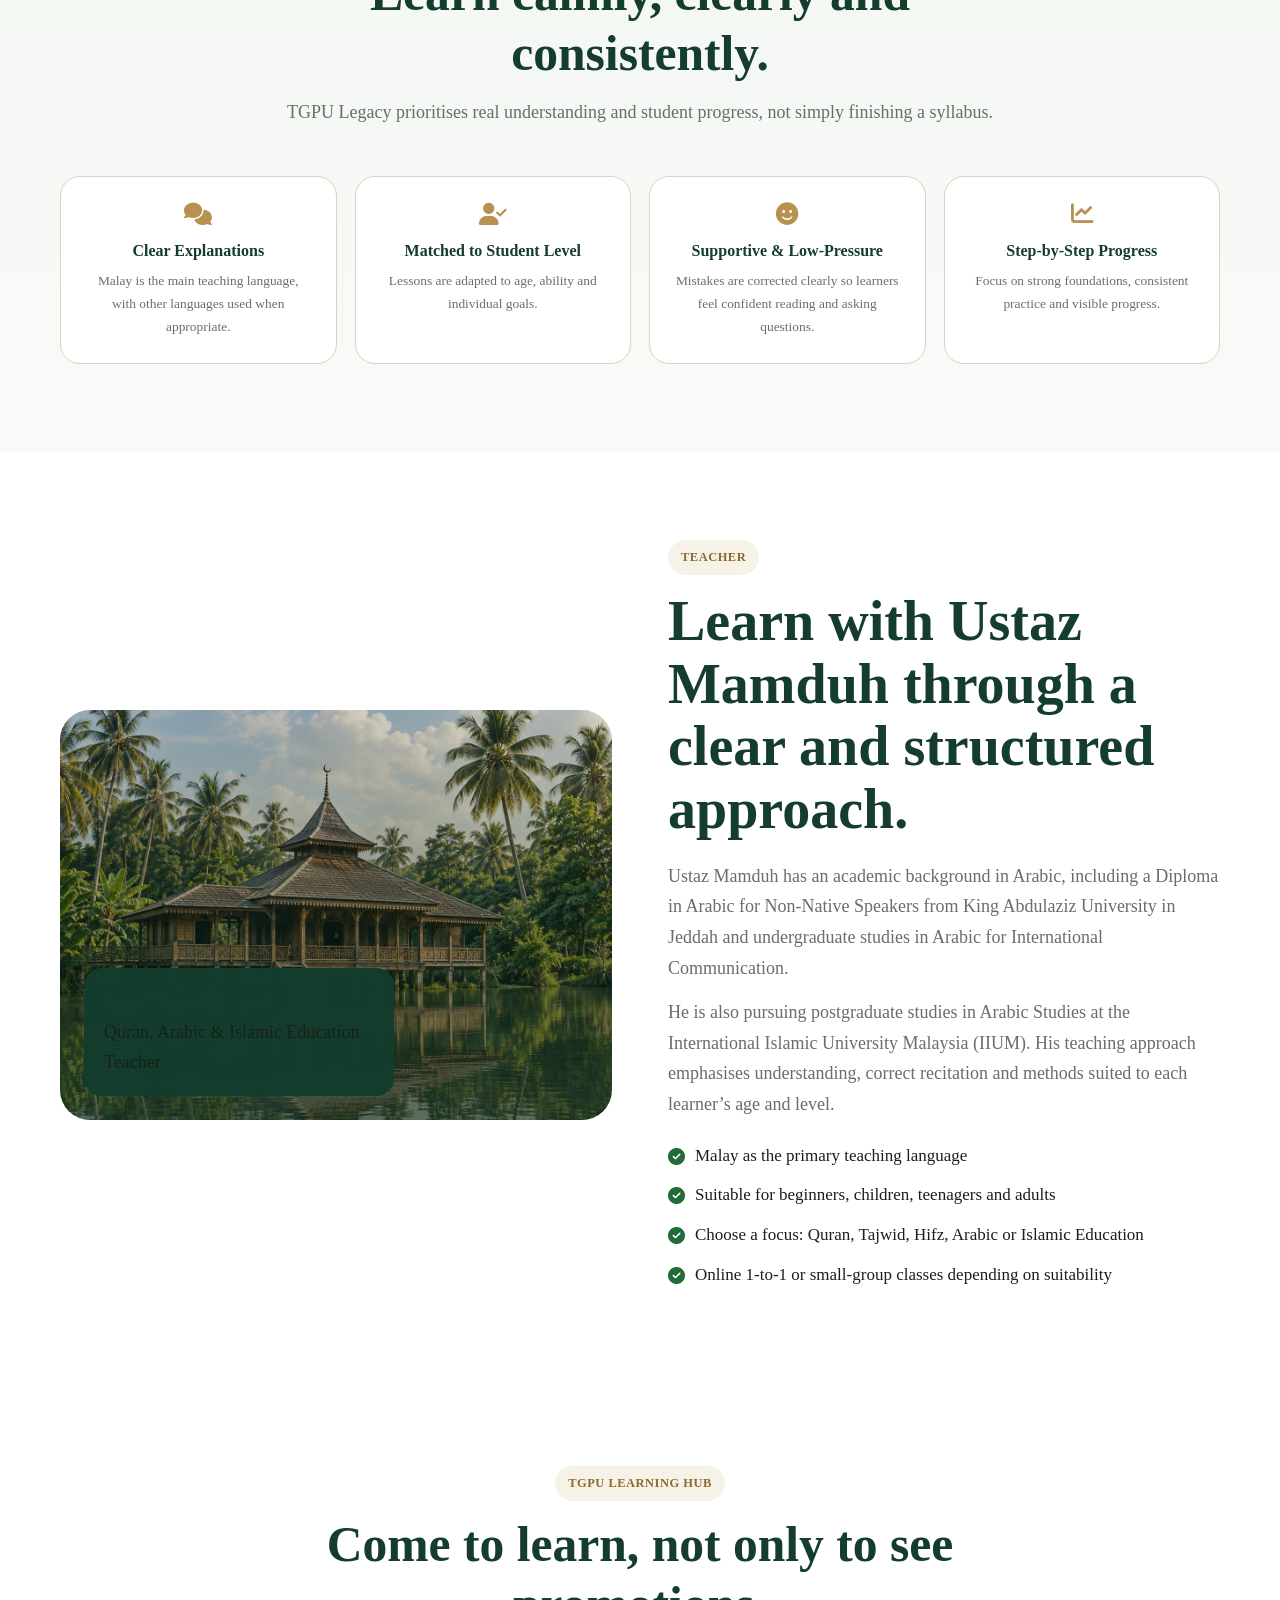
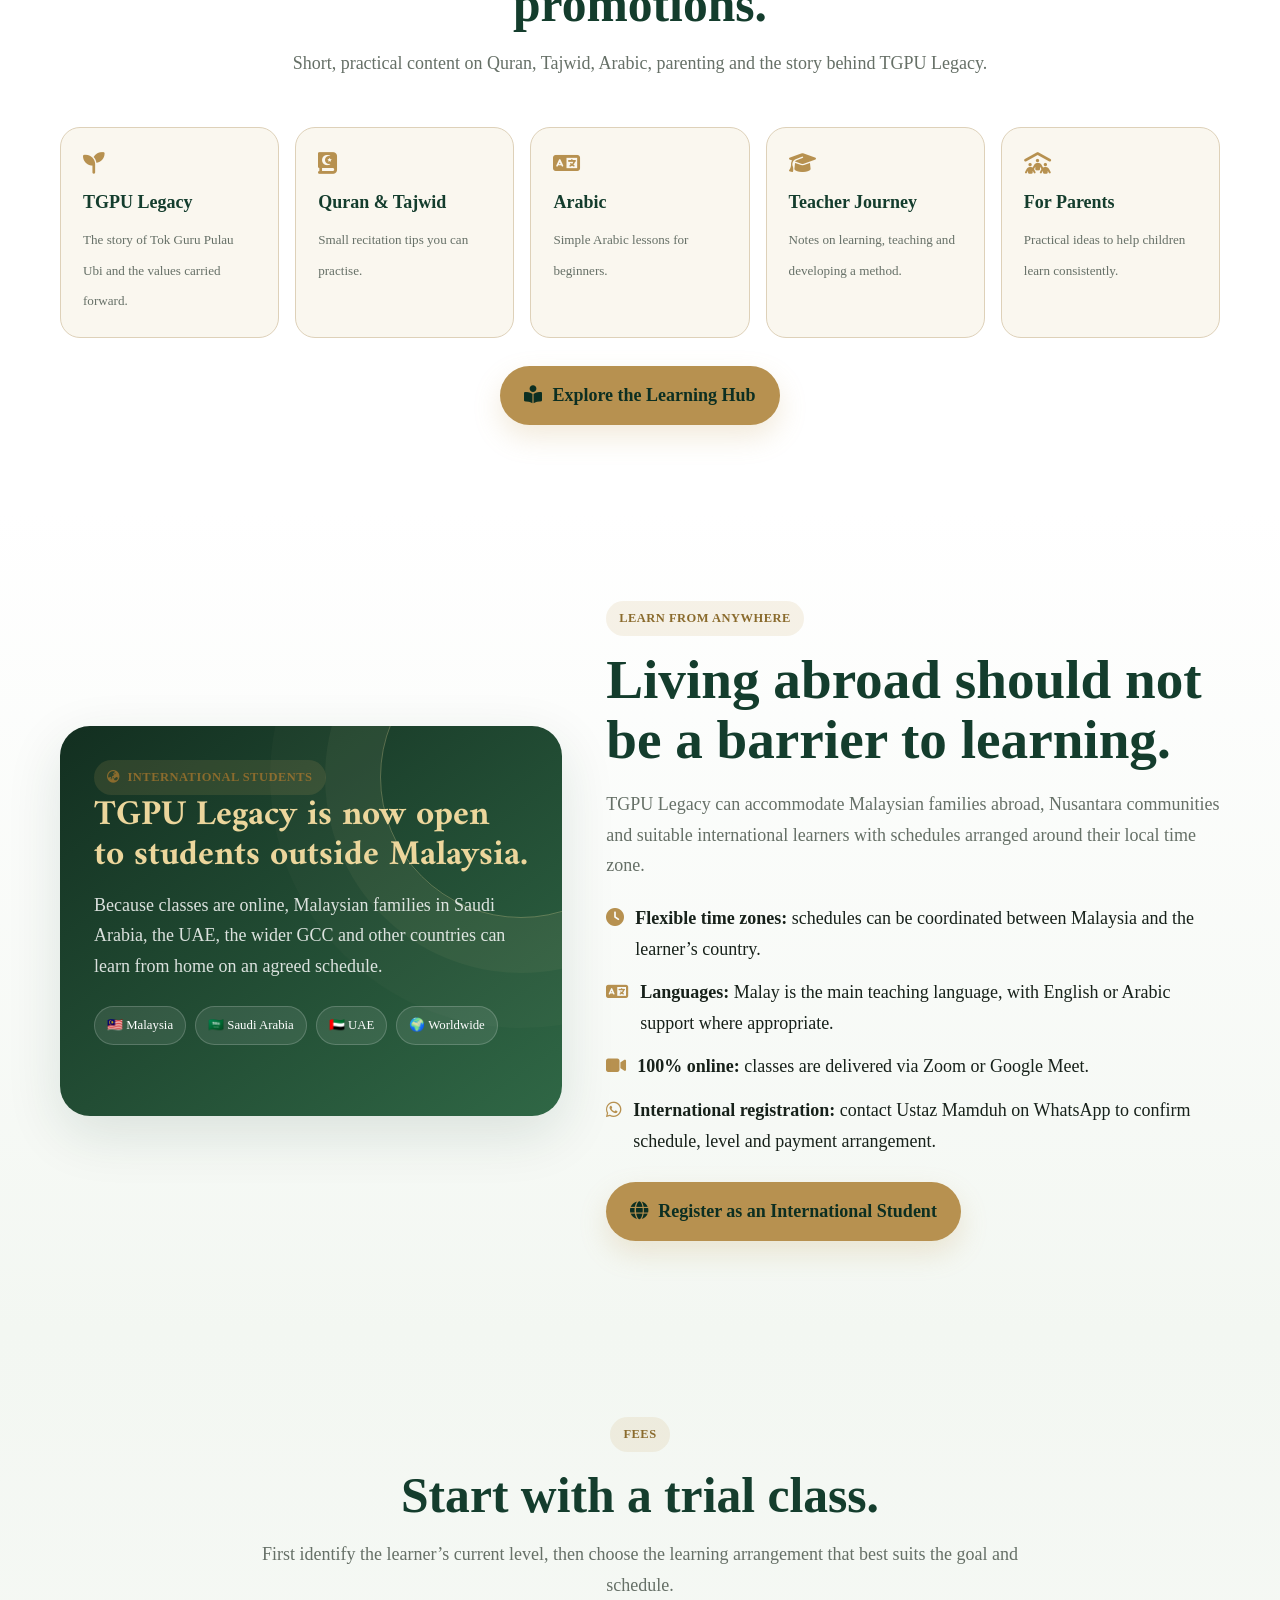
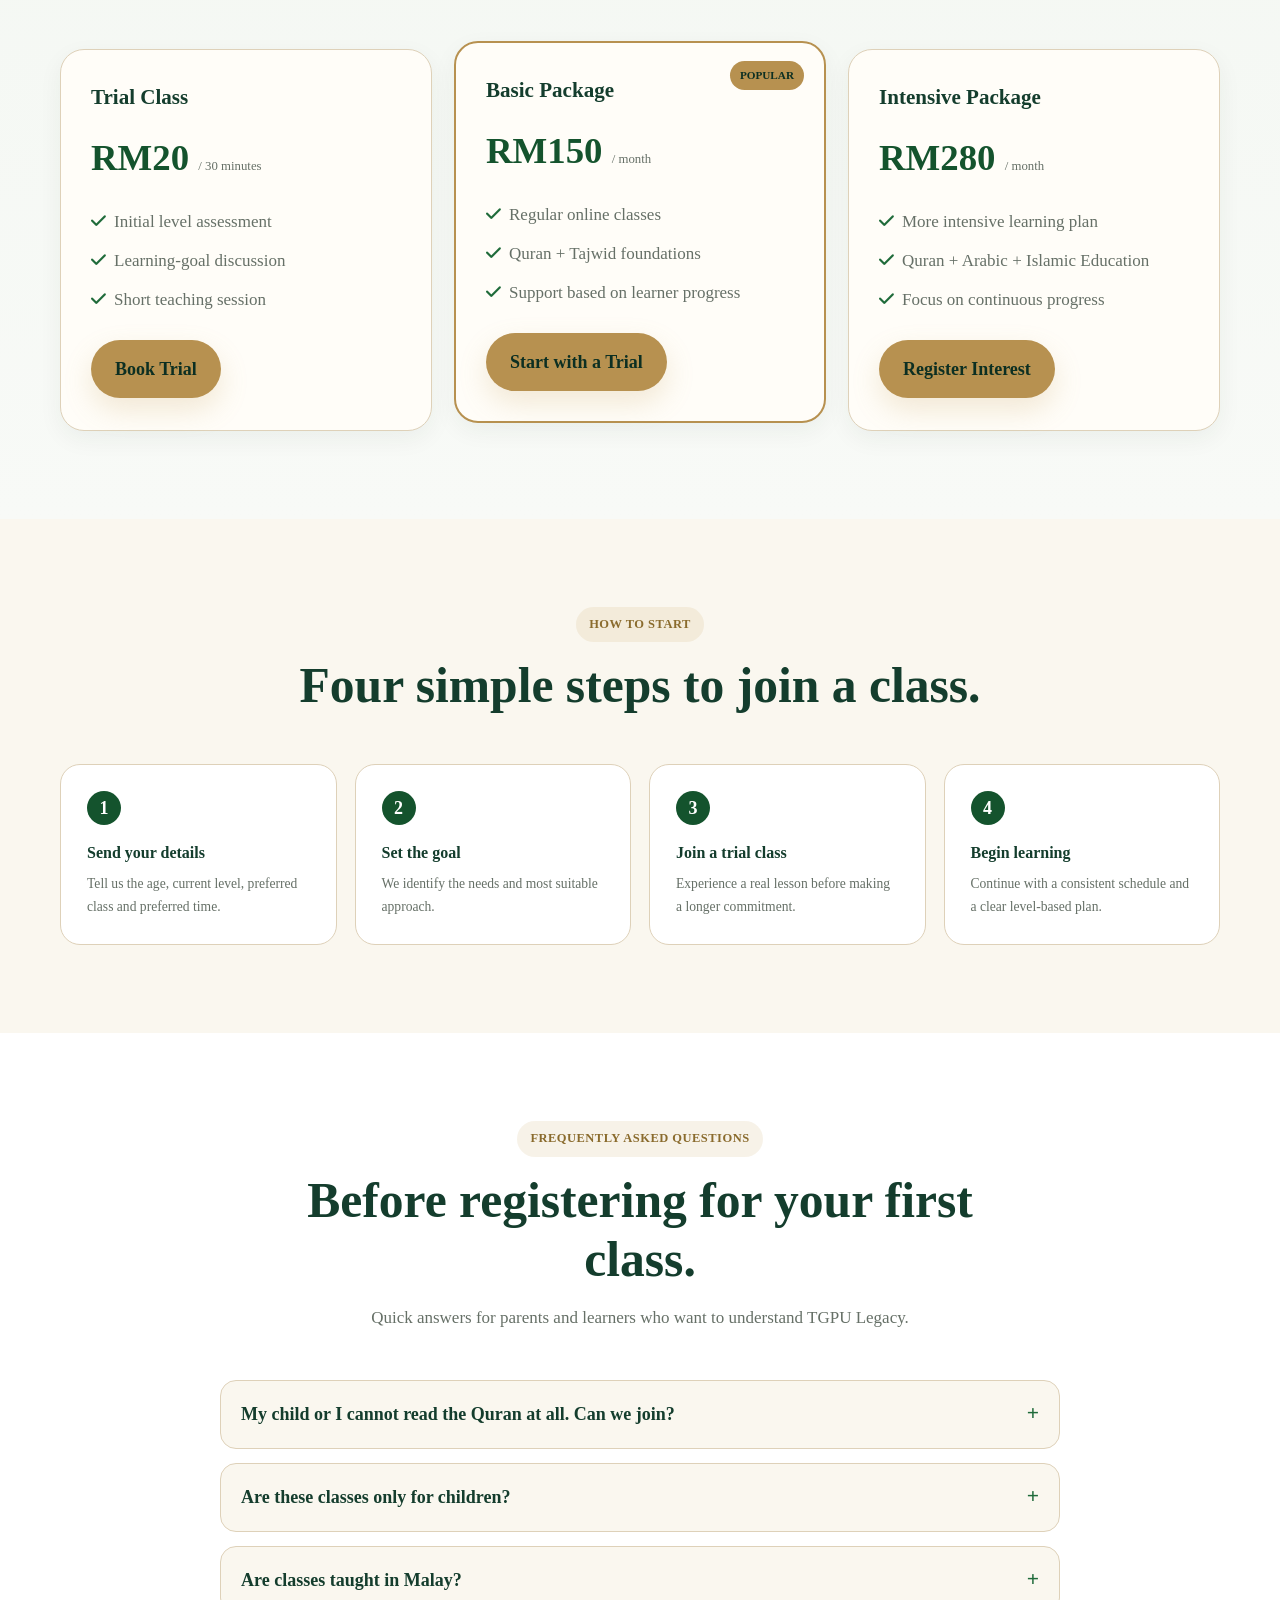
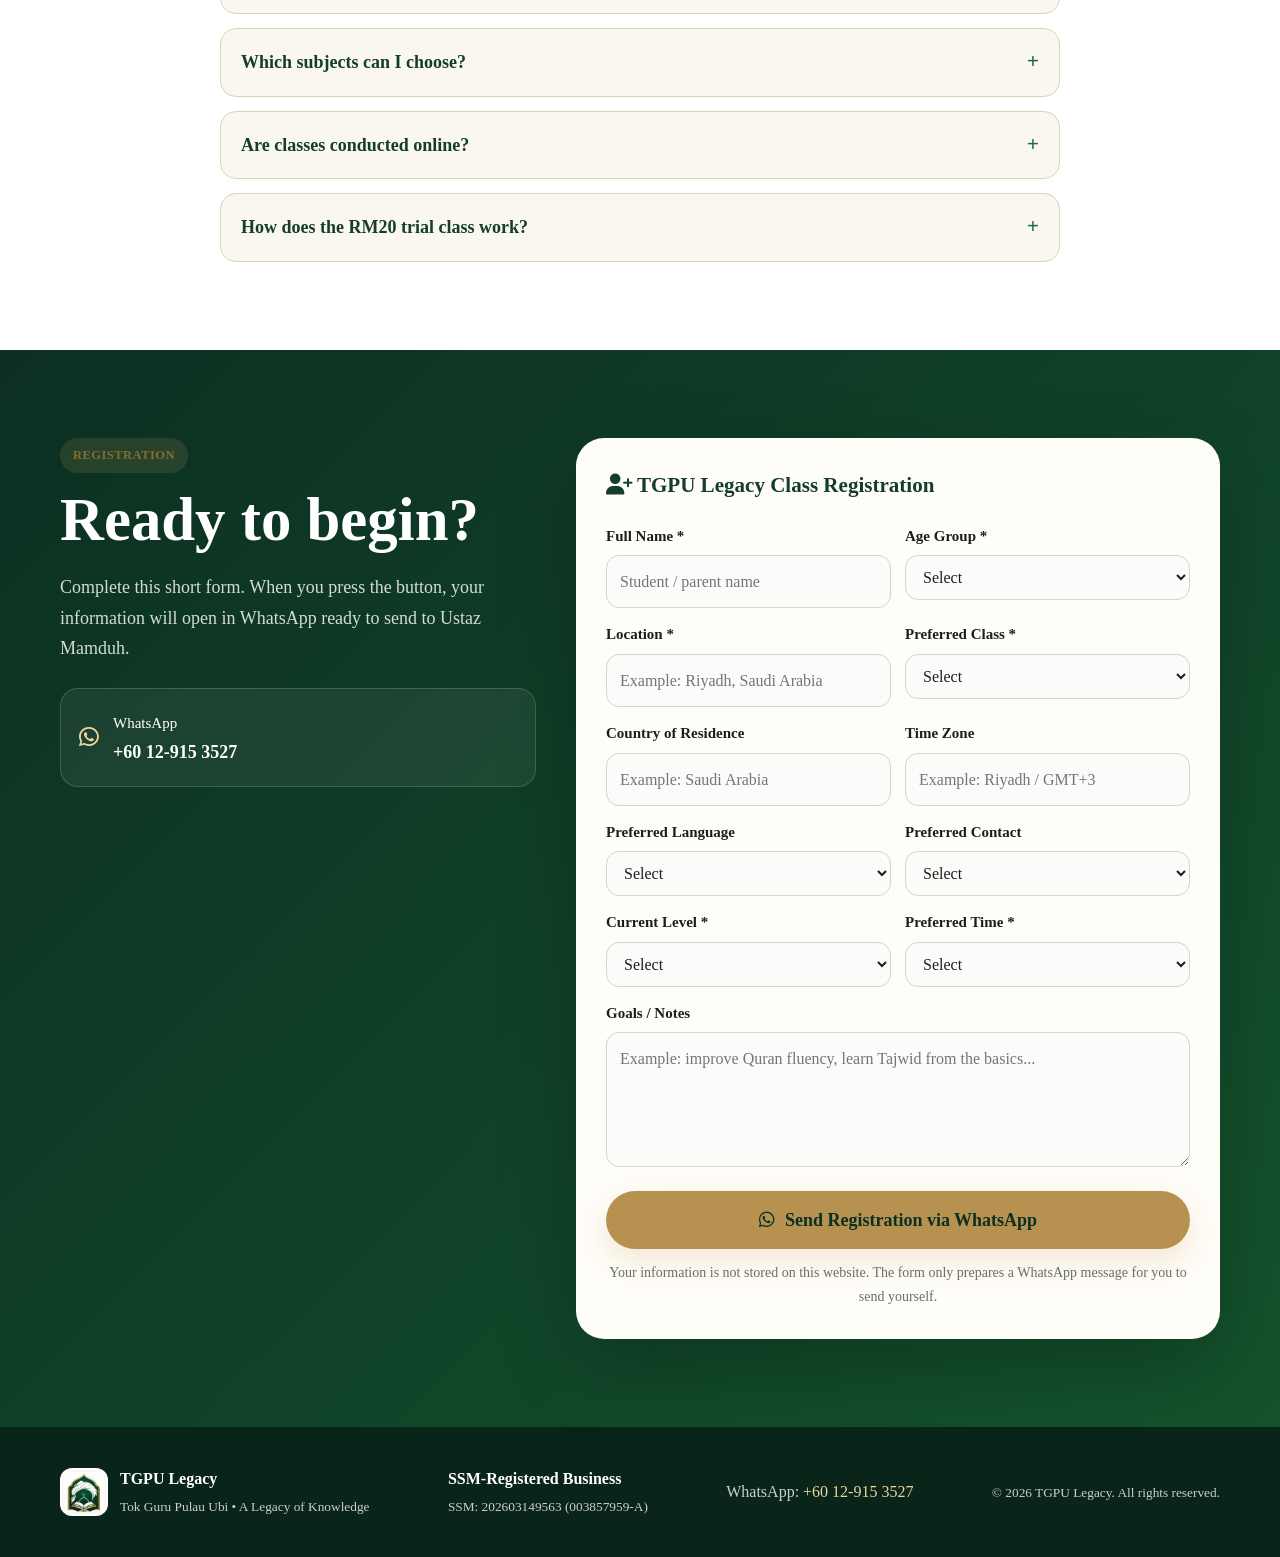
<file: classes-en.html>
<!DOCTYPE html>
<html lang="en">
<head>
  <meta charset="UTF-8">
  <meta name="viewport" content="width=device-width, initial-scale=1.0">
  <meta name="description" content="Online Quran, Tajwid, Iqra’, Hifz, Arabic and Islamic Education classes for children, teenagers and adults. Based in Malaysia and available online.">
  <meta name="keywords" content="online Quran classes, Quran teacher online, Tajwid classes, Iqra classes, Hifz classes, Arabic classes online, Islamic Education online, Malaysia Quran teacher, TGPU Legacy">
  <meta name="author" content="TGPU Legacy">
  <meta name="theme-color" content="#123d26">
  <meta name="robots" content="index, follow, max-image-preview:large">
  <meta name="googlebot" content="index, follow, max-image-preview:large">
  <meta name="language" content="en">
  <link rel="canonical" href="https://mamduhsaffin.github.io/tgpu-legacy/classes-en.html">
  <link rel="icon" type="image/png" sizes="512x512" href="assets/favicon-512.png">
  <link rel="apple-touch-icon" href="assets/favicon-512.png">
  <link rel="preload" as="image" href="assets/tgpu-logo.png">
  <meta property="og:title" content="TGPU Legacy | Online Quran Classes">
  <meta property="og:description" content="Quran, Tajwid, Hifz, Arabic and Islamic Education classes online from Malaysia.">
  <meta property="og:type" content="website">
  <meta property="og:locale" content="en_US">
  <meta property="og:url" content="https://mamduhsaffin.github.io/tgpu-legacy/classes-en.html">
  <meta property="og:image" content="https://mamduhsaffin.github.io/tgpu-legacy/assets/tgpu-social-preview.jpg">
  <meta property="og:image:width" content="1200">
  <meta property="og:image:height" content="630">
  <meta property="og:image:alt" content="TGPU Legacy — Tok Guru Pulau Ubi, online Quran classes from Malaysia">
  <meta property="og:site_name" content="TGPU Legacy">
  <meta name="twitter:card" content="summary_large_image">
  <meta name="twitter:image" content="https://mamduhsaffin.github.io/tgpu-legacy/assets/tgpu-social-preview.jpg">
  <meta name="twitter:title" content="TGPU Legacy | Online Quran Classes">
  <meta name="twitter:description" content="Quran, Tajwid, Hifz, Arabic and Islamic Education classes online from Malaysia.">

  <title>Learn with TGPU Legacy | Classes, fees & registration</title>

  <link rel="preconnect" href="https://fonts.googleapis.com">
  <link rel="preconnect" href="https://fonts.gstatic.com" crossorigin>
  <link href="https://fonts.googleapis.com/css2?family=Amiri:wght@400;700&family=Poppins:wght@300;400;500;600;700&display=swap" rel="stylesheet">
  <link rel="stylesheet" href="https://cdnjs.cloudflare.com/ajax/libs/font-awesome/6.5.2/css/all.min.css">

  <style>
    :root{
      --green-950:#0b2819;
      --green-900:#123d26;
      --green-800:#14532d;
      --green-700:#1f6b3a;
      --green-100:#eaf4ed;
      --gold:#c6a15b;
      --gold-light:#ecd69c;
      --ink:#17211a;
      --muted:#667067;
      --paper:#f8faf7;
      --white:#ffffff;
      --line:#dfe7df;
      --shadow:0 18px 55px rgba(18,61,38,.12);
      --radius:22px;
    }

    *{box-sizing:border-box;margin:0;padding:0}
    html{scroll-behavior:smooth}
    body{
      font-family:"Poppins",sans-serif;
      color:var(--ink);
      background:var(--paper);
      line-height:1.7;
      overflow-x:hidden;
    }
    a{color:inherit}
    button,input,select,textarea{font:inherit}
    .container{width:min(1160px,calc(100% - 40px));margin:auto}
    section{padding:88px 0}
    .section-head{max-width:760px;margin:0 auto 48px;text-align:center}
    .section-head h2{
      font-family:"Amiri",serif;
      font-size:clamp(2.1rem,4vw,3.1rem);
      color:var(--green-900);
      line-height:1.2;
      margin:14px 0;
    }
    .section-head p{color:var(--muted)}
    .eyebrow{
      display:inline-flex;align-items:center;gap:8px;
      padding:7px 13px;border-radius:999px;
      background:rgba(198,161,91,.14);color:#8a6b2d;
      font-size:.78rem;font-weight:700;letter-spacing:.04em;text-transform:uppercase;
    }

    header{
      position:sticky;top:0;z-index:50;
      background:rgba(18,61,38,.96);color:#fff;
      backdrop-filter:blur(12px);
      box-shadow:0 4px 20px rgba(0,0,0,.1);
    }
    .nav-wrap{height:76px;display:flex;align-items:center;justify-content:space-between;gap:24px}
    .brand{display:flex;align-items:center;gap:12px;text-decoration:none;font-weight:700}
    .brand-mark{
      width:48px;height:48px;border-radius:14px;overflow:hidden;
      display:grid;place-items:center;background:#fff;
      border:1px solid rgba(236,214,156,.55);
      box-shadow:0 4px 14px rgba(0,0,0,.12);
      flex:0 0 auto;
    }
    .brand-mark img{width:100%;height:100%;object-fit:cover;display:block}
    .brand-name{font-size:1.03rem;letter-spacing:.02em}
    .brand span small{display:block;font-size:.69rem;font-weight:400;opacity:.82}
    nav ul{list-style:none;display:flex;align-items:center;gap:22px}
    nav a{text-decoration:none;font-size:.88rem;font-weight:500;opacity:.92}
    nav a:hover{color:var(--gold-light)}
    .lang-switch{
      display:flex;align-items:center;gap:5px;padding:4px;
      border:1px solid rgba(255,255,255,.22);border-radius:999px;
      background:rgba(255,255,255,.08);margin-left:auto;
    }
    .lang-switch a{
      min-width:38px;padding:6px 9px;border-radius:999px;text-align:center;
      text-decoration:none;font-size:.72rem;font-weight:700;line-height:1.2;
      color:rgba(255,255,255,.84);transition:.2s ease;
    }
    .lang-switch a:hover{background:rgba(255,255,255,.12);color:#fff}
    .lang-switch a.active{background:var(--gold);color:var(--green-950)}
    html[dir="rtl"] body{font-family:"Amiri","Poppins",sans-serif}
    html[dir="rtl"] .legacy-quote{border-left:0;border-right:4px solid var(--gold);border-radius:16px 0 0 16px}
    html[dir="rtl"] .price-card li i{margin-right:0;margin-left:8px}
    html[dir="rtl"] .faq summary{padding:18px 0 18px 32px}
    html[dir="rtl"] .faq summary::after{right:auto;left:0}
    html[dir="rtl"] .field input,html[dir="rtl"] .field select,html[dir="rtl"] .field textarea{text-align:right}
    .menu-btn{display:none;border:0;background:none;color:#fff;font-size:1.45rem;cursor:pointer}

    .hero{
      min-height:calc(100vh - 76px);
      display:flex;align-items:center;
      color:#fff;
      background:
        linear-gradient(110deg,rgba(11,40,25,.97),rgba(20,83,45,.86)),
        url("https://images.unsplash.com/photo-1564769625905-50e93615e769?auto=format&fit=crop&w=1800&q=85") center/cover;
      position:relative;overflow:hidden;
    }
    .hero:after{
      content:"";position:absolute;width:620px;height:620px;border-radius:50%;
      right:-250px;top:-180px;border:1px solid rgba(236,214,156,.23);
      box-shadow:0 0 0 80px rgba(236,214,156,.04),0 0 0 160px rgba(236,214,156,.025);
    }
    .hero-grid{
      position:relative;z-index:2;
      display:grid;grid-template-columns:1.22fr .78fr;gap:64px;align-items:center;
      padding:70px 0;
    }
    .hero h1{
      font-family:"Amiri",serif;
      font-size:clamp(3.2rem,7vw,5.8rem);
      line-height:.98;
      letter-spacing:-.02em;
      margin:20px 0 22px;
    }
    .hero h1 span{color:var(--gold-light)}
    .hero-copy{max-width:720px;color:rgba(255,255,255,.87);font-size:1.06rem}
    .hero-actions{display:flex;gap:14px;flex-wrap:wrap;margin-top:32px}
    .btn{
      border:0;border-radius:999px;padding:14px 24px;
      text-decoration:none;font-weight:700;
      display:inline-flex;align-items:center;justify-content:center;gap:10px;
      cursor:pointer;transition:.2s ease;
    }
    .btn:hover{transform:translateY(-2px)}
    .btn-gold{background:var(--gold);color:var(--green-950);box-shadow:0 12px 28px rgba(198,161,91,.22)}
    .btn-light{background:rgba(255,255,255,.08);color:#fff;border:1px solid rgba(255,255,255,.35)}
    .hero-card{
      background:rgba(255,255,255,.1);border:1px solid rgba(255,255,255,.18);
      backdrop-filter:blur(14px);border-radius:28px;padding:30px;
      box-shadow:0 25px 70px rgba(0,0,0,.22);
    }
    .hero-brand-logo{
      display:block;width:min(100%,250px);height:auto;margin:0 auto 20px;
      border-radius:22px;background:#fff;padding:8px;
      box-shadow:0 18px 45px rgba(0,0,0,.24);
    }
    .arabic{
      font-family:"Amiri",serif;font-size:2.7rem;line-height:1.3;color:var(--gold-light);
      text-align:center;margin-bottom:10px;
    }
    .hero-card p{text-align:center;color:rgba(255,255,255,.82)}
    .hero-points{display:grid;grid-template-columns:1fr 1fr;gap:12px;margin-top:24px}
    .hero-point{
      padding:14px;border-radius:16px;background:rgba(255,255,255,.08);
      font-size:.84rem;text-align:center
    }

    .trust-line{margin-top:18px;color:rgba(255,255,255,.8);font-size:.84rem;display:flex;gap:14px;flex-wrap:wrap}
    .trust-line span{display:inline-flex;align-items:center;gap:6px}

    .quick-strip{margin-top:-34px;position:relative;z-index:5}
    .quick-grid{
      background:#fff;border-radius:20px;box-shadow:var(--shadow);
      display:grid;grid-template-columns:repeat(4,1fr);overflow:hidden;
    }
    .quick-item{padding:24px;text-align:center;border-right:1px solid var(--line)}
    .quick-item:last-child{border-right:0}
    .quick-item i{color:var(--gold);font-size:1.35rem;margin-bottom:8px}
    .quick-item strong{display:block;color:var(--green-900)}
    .quick-item span{font-size:.82rem;color:var(--muted)}

    .legacy{background:#fff}
    .legacy-grid{display:grid;grid-template-columns:.85fr 1.15fr;gap:52px;align-items:center}
    .legacy-panel{
      min-height:430px;border-radius:30px;padding:36px;
      color:#fff;display:flex;flex-direction:column;justify-content:flex-end;
      background:
        linear-gradient(145deg,rgba(11,40,25,.94),rgba(20,83,45,.78)),
        url("https://images.unsplash.com/photo-1584551246679-0daf3d275d0f?auto=format&fit=crop&w=1000&q=85") center/cover;
      box-shadow:var(--shadow);
    }
    .legacy-panel .big-mark{
      font-family:"Amiri",serif;font-size:4.2rem;color:var(--gold-light);
      line-height:1;margin-bottom:12px;
    }
    .legacy-panel h3{font-size:1.25rem;margin-bottom:8px}
    .legacy-panel p{color:rgba(255,255,255,.8);font-size:.91rem}
    .legacy-copy h2{
      font-family:"Amiri",serif;font-size:clamp(2.4rem,5vw,3.7rem);
      line-height:1.08;color:var(--green-900);margin:15px 0 20px;
    }
    .legacy-copy p{color:var(--muted);margin-bottom:14px}
    .legacy-quote{
      margin-top:22px;padding:20px 22px;border-left:4px solid var(--gold);
      background:var(--green-100);border-radius:0 16px 16px 0;color:var(--green-900);
      font-weight:600;
    }

    .ssm-section{
      background:linear-gradient(180deg,#f8faf7,#f1f6f1);
      padding-top:72px;padding-bottom:72px;
    }
    .ssm-card{
      display:grid;grid-template-columns:.7fr 1.3fr;gap:38px;align-items:center;
      background:#fff;border:1px solid var(--line);border-radius:28px;
      padding:34px;box-shadow:var(--shadow);
      position:relative;overflow:hidden;
    }
    .ssm-card:after{
      content:"";position:absolute;width:260px;height:260px;border-radius:50%;
      right:-110px;top:-110px;background:rgba(198,161,91,.08);
    }
    .ssm-badge{
      min-height:270px;border-radius:22px;
      display:flex;flex-direction:column;align-items:center;justify-content:center;
      text-align:center;padding:28px;color:#fff;
      background:linear-gradient(145deg,var(--green-950),var(--green-800));
      position:relative;z-index:1;
    }
    .ssm-badge-icon{
      width:76px;height:76px;border-radius:50%;
      display:grid;place-items:center;margin-bottom:18px;
      background:rgba(255,255,255,.1);border:1px solid rgba(236,214,156,.45);
      color:var(--gold-light);font-size:2rem;
    }
    .ssm-badge strong{font-size:1.25rem}
    .ssm-badge span{font-size:.83rem;color:rgba(255,255,255,.8);margin-top:5px}
    .ssm-content{position:relative;z-index:1}
    .ssm-content h2{
      font-family:"Amiri",serif;font-size:clamp(2.1rem,4vw,3rem);
      line-height:1.12;color:var(--green-900);margin:14px 0 16px;
    }
    .ssm-content p{color:var(--muted)}
    .ssm-facts{
      display:grid;grid-template-columns:repeat(3,1fr);gap:12px;margin:24px 0 18px;
    }
    .ssm-fact{
      border:1px solid var(--line);border-radius:16px;padding:16px;background:var(--paper);
    }
    .ssm-fact small{
      display:block;color:var(--muted);font-size:.7rem;text-transform:uppercase;
      letter-spacing:.04em;margin-bottom:5px;
    }
    .ssm-fact strong{display:block;color:var(--green-900);font-size:.92rem;line-height:1.4}
    .ssm-note{
      display:flex;gap:10px;align-items:flex-start;
      padding:14px 16px;border-radius:14px;background:var(--green-100);
      color:var(--green-900);font-size:.8rem;
    }
    .ssm-note i{margin-top:4px;color:var(--green-700)}

    .cards{display:grid;grid-template-columns:repeat(3,1fr);gap:22px}
    .card{
      background:#fff;border:1px solid var(--line);border-radius:var(--radius);
      padding:28px;box-shadow:0 8px 25px rgba(18,61,38,.055);
      transition:.2s ease;
    }
    .card:hover{transform:translateY(-5px);box-shadow:var(--shadow)}
    .icon{
      width:52px;height:52px;border-radius:16px;background:var(--green-100);
      color:var(--green-800);display:grid;place-items:center;font-size:1.25rem;margin-bottom:18px;
    }
    .card h3{font-size:1.08rem;color:var(--green-900);margin-bottom:8px}
    .card p{font-size:.9rem;color:var(--muted)}

    .method{background:linear-gradient(180deg,#f3f7f2,#f8faf7)}
    .method-grid{display:grid;grid-template-columns:repeat(4,1fr);gap:18px}
    .method-item{background:#fff;border:1px solid var(--line);border-radius:20px;padding:24px;text-align:center}
    .method-item i{font-size:1.4rem;color:var(--gold);margin-bottom:12px}
    .method-item h3{color:var(--green-900);font-size:1rem;margin-bottom:6px}
    .method-item p{color:var(--muted);font-size:.84rem}

    .about{background:#fff}
    .about-grid{display:grid;grid-template-columns:1fr 1fr;gap:56px;align-items:center}
    .about-panel{
      min-height:480px;border-radius:30px;
      background:
        linear-gradient(145deg,rgba(13,47,29,.08),rgba(198,161,91,.15)),
        url("https://images.unsplash.com/photo-1585036156171-384164a8c675?auto=format&fit=crop&w=1000&q=85") center/cover;
      position:relative;overflow:hidden;
    }
    .about-badge{
      position:absolute;left:24px;bottom:24px;background:#fff;border-radius:18px;
      padding:18px 20px;box-shadow:var(--shadow);max-width:310px
    }
    .about-badge strong{color:var(--green-900);display:block}
    .about-copy h2{
      font-family:"Amiri",serif;font-size:clamp(2.3rem,5vw,3.5rem);
      line-height:1.12;color:var(--green-900);margin:15px 0 20px;
    }
    .about-copy p{color:var(--muted);margin-bottom:14px}
    .checklist{list-style:none;display:grid;gap:11px;margin-top:22px}
    .checklist li{display:flex;gap:10px;align-items:flex-start}
    .checklist i{color:var(--green-700);margin-top:6px}


    .international{background:linear-gradient(180deg,#fff,#f3f7f2)}
    .international-grid{display:grid;grid-template-columns:.9fr 1.1fr;gap:44px;align-items:center}
    .international-panel{
      min-height:390px;border-radius:30px;padding:34px;color:#fff;
      background:linear-gradient(145deg,rgba(11,40,25,.97),rgba(20,83,45,.88));
      box-shadow:var(--shadow);position:relative;overflow:hidden
    }
    .international-panel:after{
      content:"";position:absolute;width:280px;height:280px;border-radius:50%;
      right:-100px;top:-90px;border:1px solid rgba(236,214,156,.3);
      box-shadow:0 0 0 55px rgba(236,214,156,.05),0 0 0 110px rgba(236,214,156,.025)
    }
    .international-panel h3{font-family:"Amiri",serif;font-size:2.2rem;line-height:1.15;color:var(--gold-light);margin-bottom:14px;position:relative;z-index:1}
    .international-panel p{color:rgba(255,255,255,.84);position:relative;z-index:1}
    .international-tags{display:flex;flex-wrap:wrap;gap:9px;margin-top:24px;position:relative;z-index:1}
    .international-tag{padding:8px 12px;border-radius:999px;background:rgba(255,255,255,.09);border:1px solid rgba(255,255,255,.18);font-size:.8rem}
    .international-copy h2{font-family:"Amiri",serif;font-size:clamp(2.3rem,5vw,3.45rem);line-height:1.1;color:var(--green-900);margin:14px 0 18px}
    .international-copy p{color:var(--muted);margin-bottom:16px}
    .international-list{list-style:none;display:grid;gap:13px;margin:22px 0 26px}
    .international-list li{display:flex;gap:11px;align-items:flex-start}
    .international-list i{color:var(--gold);margin-top:6px}


    .learn-teaser{background:#fff}
    .learn-teaser-grid{display:grid;grid-template-columns:repeat(5,1fr);gap:16px}
    .learn-teaser-card{border:1px solid var(--line);border-radius:20px;padding:22px;background:var(--paper);text-decoration:none;transition:.2s ease}
    .learn-teaser-card:hover{transform:translateY(-4px);box-shadow:var(--shadow)}
    .learn-teaser-card i{font-size:1.35rem;color:var(--gold);margin-bottom:12px}
    .learn-teaser-card strong{display:block;color:var(--green-900);margin-bottom:6px}
    .learn-teaser-card span{font-size:.82rem;color:var(--muted)}
    .learn-teaser-action{text-align:center;margin-top:28px}

    .pricing{background:linear-gradient(180deg,#f3f7f2,#f8faf7)}
    .price-grid{display:grid;grid-template-columns:repeat(3,1fr);gap:22px;align-items:stretch}
    .price-card{
      background:#fff;border:1px solid var(--line);border-radius:24px;padding:30px;position:relative;
      box-shadow:0 8px 25px rgba(18,61,38,.055);
    }
    .price-card.featured{border:2px solid var(--gold);transform:translateY(-8px)}
    .popular{
      position:absolute;right:20px;top:18px;background:var(--gold);color:var(--green-950);
      padding:5px 10px;border-radius:999px;font-size:.7rem;font-weight:700;
    }
    .price-card h3{color:var(--green-900)}
    .price{font-size:2.3rem;font-weight:700;color:var(--green-800);margin:12px 0}
    .price span{font-size:.8rem;color:var(--muted);font-weight:500}
    .price-card ul{list-style:none;display:grid;gap:10px;margin:18px 0 25px}
    .price-card li{font-size:.88rem;color:var(--muted)}
    .price-card li i{color:var(--green-700);margin-right:8px}

    .process-grid{display:grid;grid-template-columns:repeat(4,1fr);gap:18px}
    .step{
      position:relative;background:#fff;border-radius:20px;padding:26px;
      border:1px solid var(--line)
    }
    .step-num{
      width:34px;height:34px;border-radius:50%;display:grid;place-items:center;
      background:var(--green-800);color:#fff;font-weight:700;margin-bottom:14px
    }
    .step h3{color:var(--green-900);font-size:1rem;margin-bottom:6px}
    .step p{color:var(--muted);font-size:.85rem}

    .faq{background:#fff}
    .faq-list{max-width:840px;margin:0 auto;display:grid;gap:14px}
    .faq details{border:1px solid var(--line);border-radius:16px;background:var(--paper);padding:0 20px}
    .faq summary{cursor:pointer;list-style:none;font-weight:700;color:var(--green-900);padding:18px 32px 18px 0;position:relative}
    .faq summary::-webkit-details-marker{display:none}
    .faq summary::after{content:"+";position:absolute;right:0;top:14px;font-size:1.35rem;color:var(--green-700)}
    .faq details[open] summary::after{content:"−"}
    .faq details p{color:var(--muted);padding:0 0 18px}

    .contact{
      background:linear-gradient(135deg,var(--green-950),var(--green-800));color:#fff
    }
    .contact-grid{display:grid;grid-template-columns:.85fr 1.15fr;gap:40px;align-items:start}
    .contact-copy h2{
      font-family:"Amiri",serif;font-size:clamp(2.5rem,5vw,3.8rem);line-height:1.1;margin:14px 0 18px
    }
    .contact-copy p{color:rgba(255,255,255,.82)}
    .contact-method{
      display:flex;gap:14px;align-items:center;margin-top:24px;
      padding:18px;border:1px solid rgba(255,255,255,.16);border-radius:18px;background:rgba(255,255,255,.06)
    }
    .contact-method i{font-size:1.4rem;color:var(--gold-light)}
    .contact-method a{text-decoration:none;font-weight:700}
    .form-card{
      background:#fff;color:var(--ink);border-radius:28px;padding:30px;box-shadow:0 30px 80px rgba(0,0,0,.22)
    }
    .form-card h3{color:var(--green-900);margin-bottom:20px}
    .form-row{display:grid;grid-template-columns:1fr 1fr;gap:14px}
    .field{margin-bottom:14px}
    .field label{display:block;font-size:.8rem;font-weight:600;margin-bottom:6px}
    .field input,.field select,.field textarea{
      width:100%;border:1px solid #ccd8cd;background:#fbfcfa;border-radius:13px;
      padding:12px 13px;outline:none;color:var(--ink)
    }
    .field input:focus,.field select:focus,.field textarea:focus{
      border-color:var(--green-700);box-shadow:0 0 0 3px rgba(31,107,58,.1)
    }
    .form-note{font-size:.75rem;color:var(--muted);margin-top:12px;text-align:center}

    footer{background:#092519;color:rgba(255,255,255,.78);padding:38px 0}
    .footer-row{display:flex;justify-content:space-between;gap:24px;align-items:center}
    footer strong{color:#fff}
    .footer-brand{display:flex;align-items:center;gap:12px}
    .footer-brand img{width:48px;height:48px;object-fit:cover;border-radius:12px;background:#fff;padding:2px}
    footer a{color:var(--gold-light);text-decoration:none}

    .whatsapp-float{
      position:fixed;right:18px;bottom:18px;z-index:70;width:58px;height:58px;border-radius:50%;
      display:grid;place-items:center;background:#25D366;color:#fff;text-decoration:none;font-size:1.8rem;
      box-shadow:0 12px 30px rgba(0,0,0,.22);transition:.2s ease
    }
    .whatsapp-float:hover{transform:translateY(-3px) scale(1.03)}

    @media(max-width:900px){
      nav{
        position:absolute;top:76px;left:0;right:0;background:var(--green-900);
        max-height:0;overflow:hidden;transition:.25s ease
      }
      nav.open{max-height:480px}
      nav ul{padding:18px 20px 24px;display:grid;gap:14px}
      .menu-btn{display:block}
      .hero-grid,.legacy-grid,.about-grid,.contact-grid,.ssm-card,.international-grid{grid-template-columns:1fr}
      .hero-card{max-width:620px}
      .quick-grid{grid-template-columns:1fr 1fr}
      .quick-item:nth-child(2){border-right:0}
      .cards,.price-grid{grid-template-columns:1fr 1fr}
      .learn-teaser-grid{grid-template-columns:1fr 1fr}
      .method-grid,.process-grid{grid-template-columns:1fr 1fr}
      .price-card.featured{transform:none}
    }

    @media(max-width:620px){
      .container{width:min(100% - 28px,1160px)}
      section{padding:68px 0}
      .hero-grid{padding:54px 0 72px}
      .hero h1{font-size:3.35rem}
      .hero-actions .btn{width:100%}
      .quick-grid,.cards,.price-grid,.method-grid,.process-grid,.form-row,.ssm-facts,.learn-teaser-grid{grid-template-columns:1fr}
      .quick-item{border-right:0;border-bottom:1px solid var(--line)}
      .quick-item:last-child{border-bottom:0}
      .about-panel{min-height:390px}
      .legacy-panel{min-height:360px}
      .footer-row{display:grid;text-align:center;justify-items:center}
    }
  </style>

  <script type="application/ld+json">
  {
    "@context": "https://schema.org",
    "@graph": [
      {
        "@type": "WebSite",
        "@id": "https://mamduhsaffin.github.io/tgpu-legacy/#website",
        "name": "TGPU Legacy",
        "legalName": "TGPU LEGACY",
        "alternateName": "Tok Guru Pulau Ubi Legacy",
        "url": "https://mamduhsaffin.github.io/tgpu-legacy/",
        "inLanguage": "ms-MY"
      },
      {
        "@type": "EducationalOrganization",
        "@id": "https://mamduhsaffin.github.io/tgpu-legacy/#tgpu",
        "name": "TGPU Legacy",
        "alternateName": "Tok Guru Pulau Ubi Legacy",
        "url": "https://mamduhsaffin.github.io/tgpu-legacy/",
        "logo": "https://mamduhsaffin.github.io/tgpu-legacy/assets/tgpu-logo.png",
        "image": "https://mamduhsaffin.github.io/tgpu-legacy/assets/tgpu-social-preview.jpg",
        "description": "Classes Al-Quran, Tajwid, Hifz, Arabic dan Pendidikan Islam secara online untuk kanak-kanak, remaja dan dewasa, dengan Malay as the main teaching language.",
        "areaServed": {
          "@type": "Country",
          "name": "Malaysia"
        },
        "inLanguage": "ms-MY",
        "identifier": {
          "@type": "PropertyValue",
          "propertyID": "SSM Registration Number",
          "value": "202603149563 (003857959-A)"
        },
        "telephone": "+60129153527",
        "contactPoint": {
          "@type": "ContactPoint",
          "telephone": "+60129153527",
          "contactType": "customer service",
          "availableLanguage": ["Malay", "Arabic", "English"]
        },
        "sameAs": ["https://github.com/MamduhSaffin/tgpu-legacy"]
      },
      {
        "@type": "Person",
        "@id": "https://mamduhsaffin.github.io/tgpu-legacy/#teacher",
        "name": "Ustaz Mamduh",
        "jobTitle": "Teacher Al-Quran, Arabic dan Pendidikan Islam",
        "worksFor": {"@id": "https://mamduhsaffin.github.io/tgpu-legacy/#tgpu"},
        "knowsLanguage": ["Malay", "Arabic", "English"]
      }
    ]
  }
  </script>

  <script type="application/ld+json">
  {
    "@context": "https://schema.org",
    "@type": "FAQPage",
    "mainEntity": [
      {
        "@type": "Question",
        "name": "My child or I cannot read the Quran at all. Can we join?",
        "acceptedAnswer": {
          "@type": "Answer",
          "text": "Yes. Classes can start from Hijaiyyah letters, basic Iqra’ or the learner’s current level. The trial class helps identify the right starting point."
        }
      },
      {
        "@type": "Question",
        "name": "Are these classes only for children?",
        "acceptedAnswer": {
          "@type": "Answer",
          "text": "Tidak. TGPU Legacy menerima kanak-kanak, remaja dan dewasa. Cara mengajar, tempo dan bahan disesuaikan mengikut umur serta tahap."
        }
      },
      {
        "@type": "Question",
        "name": "Are classes taught in Malay?",
        "acceptedAnswer": {
          "@type": "Answer",
          "text": "Ya. Malay ialah bahasa penerangan utama. Arabic digunakan apabila diperlukan untuk bacaan, istilah dan pembelajaran Arabic."
        }
      },
      {
        "@type": "Question",
        "name": "Which subjects can I choose?",
        "acceptedAnswer": {
          "@type": "Answer",
          "text": "Pelajar boleh fokus kepada Asas Iqra’, Al-Quran dan Tajwid, Hifz, Arabic, Fardu Ain atau Pendidikan Islam, atau gabungan yang sesuai."
        }
      },
      {
        "@type": "Question",
        "name": "Are classes conducted online?",
        "acceptedAnswer": {
          "@type": "Answer",
          "text": "Ya. Classes utama dijalankan secara langsung melalui platform seperti Zoom atau Google Meet mengikut susunan yang dipersetujui."
        }
      },
      {
        "@type": "Question",
        "name": "How does the RM20 trial class work?",
        "acceptedAnswer": {
          "@type": "Answer",
          "text": "The 30-minute session includes a level check, goal discussion and short lesson so the learner or parent can assess suitability before continuing."
        }
      }
    ]
  }
  </script>

<link rel="stylesheet" href="assets/legacy/classes.css"></head>

<body>
<header class="classes-header"><div class="container nav-wrap"><a class="brand" href="en.html"><span class="brand-mark"><img src="assets/favicon-512.png" width="48" height="48" alt=""></span><span>Back to TGPU Legacy</span></a><div class="lang-switch"><a class="" href="classes.html" lang="ms" hreflang="ms">BM</a><a class="active" href="classes-en.html" lang="en" hreflang="en">EN</a><a class="" href="classes-ar.html" lang="ar" hreflang="ar">العربية</a></div></div></header>

<main>
  <section class="class-intro" id="home"><div class="container"><span class="eyebrow">TGPU Legacy</span><h1>Learn with TGPU Legacy</h1><p>Explore our classes, meet your teacher and find the right starting point.</p><nav class="class-jumps"><a href="#classes">Classes</a><a href="#about">About</a><a href="#pricing">Fees</a><a href="#faq">FAQ</a><a href="#register">Join Our Classes</a><a href="learn-en.html">Resources</a></nav></div></section>

  <div class="container quick-strip">
    <div class="quick-grid">
      <div class="quick-item"><i class="fa-solid fa-book-quran"></i><strong>Quran & Tajwid</strong><span>Recitation, makhraj & Tajwid rules</span></div>
      <div class="quick-item"><i class="fa-solid fa-brain"></i><strong>Hifz</strong><span>Structured memorisation & revision</span></div>
      <div class="quick-item"><i class="fa-solid fa-language"></i><strong>Arabic</strong><span>From foundations to the next level</span></div>
      <div class="quick-item"><i class="fa-solid fa-mosque"></i><strong>Fardu Ain & Islamic Manners</strong><span>Essential knowledge for Muslim life</span></div>
    </div>
  </div>

  <section class="legacy" id="legacy">
    <div class="container legacy-grid">
      <div class="legacy-panel">
        <div class="big-mark">TGPU</div>
        <h3>Tok Guru Pulau Ubi Legacy</h3>
        <p>A name that carries a legacy of knowledge, service and education for future generations.</p>
      </div>

      <div class="legacy-copy">
        <span class="eyebrow">Why TGPU Legacy?</span>
        <h2>More than a class name. It is a legacy.</h2>
        <p>
          TGPU stands for <strong>Tok Guru Pulau Ubi</strong>, the title by which Ustaz Mamduh’s late grandfather was known and respected for his contribution to knowledge and the community.
        </p>
        <p>
          This name was chosen so that the teaching of the Quran and Islamic knowledge continues across generations. The same spirit also lives on through <strong>Surau Tok Guru Pulau Ubi</strong> in the family’s hometown.
        </p>
        <p>
          Through TGPU Legacy, the aim is simple: to bring learners closer to the Quran through clear, approachable and practical learning suited to each student’s level.
        </p>
        <div class="legacy-quote">“The best legacy is not merely a name remembered, but knowledge and goodness that continue to benefit others.”</div>
      </div>
    </div>
  </section>

  <section class="ssm-section" id="ssm">
    <div class="container">
      <div class="ssm-card">
        <div class="ssm-badge">
          <div class="ssm-badge-icon"><i class="fa-solid fa-building-shield"></i></div>
          <strong>SSM-Registered Business</strong>
          <span>TGPU LEGACY • Malaysia</span>
        </div>

        <div class="ssm-content">
          <span class="eyebrow"><i class="fa-solid fa-circle-check"></i> Trust & Transparency</span>
          <h2>Learn with greater confidence through an officially registered business.</h2>
          <p>
            <strong>TGPU LEGACY</strong> is registered with the Companies Commission of Malaysia (SSM).
            The registered business scope includes <strong>religious and Fardu Ain education services</strong>,
            in line with the core educational services offered by TGPU Legacy.
          </p>

          <div class="ssm-facts">
            <div class="ssm-fact">
              <small>SSM Registration No.</small>
              <strong>202603149563<br>(003857959-A)</strong>
            </div>
            <div class="ssm-fact">
              <small>Status</small>
              <strong>Active</strong>
            </div>
            <div class="ssm-fact">
              <small>Registered Activity</small>
              <strong>Religious Education<br>Code 85493</strong>
            </div>
          </div>

          <div class="ssm-note">
            <i class="fa-solid fa-shield-halved"></i>
            <span>
              This information is shown for business transparency. SSM registration confirms the business status and is not a claim of academic accreditation or religious-authority certification.
            </span>
          </div>
        </div>
      </div>
    </div>
  </section>

  <section id="classes">
    <div class="container">
      <div class="section-head">
        <span class="eyebrow">What can you learn?</span>
        <h2>Classes structured around age, level and learning needs.</h2>
        <p>There is no need to feel embarrassed if you are starting from zero. Learning can begin with the basics and progress step by step.</p>
      </div>

      <div class="cards">
        <article class="card">
          <div class="icon"><i class="fa-solid fa-spell-check"></i></div>
          <h3>Iqra’ & Reading Foundations</h3>
          <p>For learners beginning with Hijaiyyah letters, vowel marks and the foundations of correct Quran reading.</p>
        </article>

        <article class="card">
          <div class="icon"><i class="fa-solid fa-book-quran"></i></div>
          <h3>Quran & Tajwid</h3>
          <p>Improve recitation, makhraj, letter characteristics and Tajwid rules through practical Quran reading.</p>
        </article>

        <article class="card">
          <div class="icon"><i class="fa-solid fa-brain"></i></div>
          <h3>Quran Memorisation</h3>
          <p>Memorisation with realistic targets, recitation checks and regular revision to strengthen retention.</p>
        </article>

        <article class="card">
          <div class="icon"><i class="fa-solid fa-language"></i></div>
          <h3>Arabic</h3>
          <p>Learn reading, vocabulary, conversation and grammar foundations with clear explanations.</p>
        </article>

        <article class="card">
          <div class="icon"><i class="fa-solid fa-mosque"></i></div>
          <h3>Fardu Ain & Islamic Education</h3>
          <p>Foundations of worship, creed, manners, supplications and Islamic knowledge connected to daily life.</p>
        </article>

        <article class="card">
          <div class="icon"><i class="fa-solid fa-child-reaching"></i></div>
          <h3>Children’s Programme</h3>
          <p>More interactive lessons with questions, activities and age-appropriate explanations to help children stay focused and enjoy learning.</p>
        </article>
      </div>
    </div>
  </section>

  <section class="method">
    <div class="container">
      <div class="section-head">
        <span class="eyebrow">Learning approach</span>
        <h2>Learn calmly, clearly and consistently.</h2>
        <p>TGPU Legacy prioritises real understanding and student progress, not simply finishing a syllabus.</p>
      </div>

      <div class="method-grid">
        <div class="method-item"><i class="fa-solid fa-comments"></i><h3>Clear Explanations</h3><p>Malay is the main teaching language, with other languages used when appropriate.</p></div>
        <div class="method-item"><i class="fa-solid fa-user-check"></i><h3>Matched to Student Level</h3><p>Lessons are adapted to age, ability and individual goals.</p></div>
        <div class="method-item"><i class="fa-solid fa-face-smile"></i><h3>Supportive & Low-Pressure</h3><p>Mistakes are corrected clearly so learners feel confident reading and asking questions.</p></div>
        <div class="method-item"><i class="fa-solid fa-chart-line"></i><h3>Step-by-Step Progress</h3><p>Focus on strong foundations, consistent practice and visible progress.</p></div>
      </div>
    </div>
  </section>

  <section class="about" id="about">
    <div class="container about-grid">
      <div class="about-panel">
        <div class="about-badge">
          <strong>Ustaz Mamduh</strong>
          Quran, Arabic & Islamic Education Teacher
        </div>
      </div>

      <div class="about-copy">
        <span class="eyebrow">Teacher</span>
        <h2>Learn with Ustaz Mamduh through a clear and structured approach.</h2>
        <p>
          Ustaz Mamduh has an academic background in Arabic, including a Diploma in Arabic for Non-Native Speakers from King Abdulaziz University in Jeddah and undergraduate studies in Arabic for International Communication.
        </p>
        <p>
          He is also pursuing postgraduate studies in Arabic Studies at the International Islamic University Malaysia (IIUM). His teaching approach emphasises understanding, correct recitation and methods suited to each learner’s age and level.
        </p>

        <ul class="checklist">
          <li><i class="fa-solid fa-circle-check"></i><span>Malay as the primary teaching language</span></li>
          <li><i class="fa-solid fa-circle-check"></i><span>Suitable for beginners, children, teenagers and adults</span></li>
          <li><i class="fa-solid fa-circle-check"></i><span>Choose a focus: Quran, Tajwid, Hifz, Arabic or Islamic Education</span></li>
          <li><i class="fa-solid fa-circle-check"></i><span>Online 1-to-1 or small-group classes depending on suitability</span></li>
        </ul>
      </div>
    </div>
  </section>

    
  <section class="learn-teaser">
    <div class="container">
      <div class="section-head">
        <span class="eyebrow">TGPU Learning Hub</span>
        <h2>Come to learn, not only to see promotions.</h2>
        <p>Short, practical content on Quran, Tajwid, Arabic, parenting and the story behind TGPU Legacy.</p>
      </div>
      <div class="learn-teaser-grid">
        <a class="learn-teaser-card" href="learn-en.html#legacy"><i class="fa-solid fa-seedling"></i><strong>TGPU Legacy</strong><span>The story of Tok Guru Pulau Ubi and the values carried forward.</span></a>
        <a class="learn-teaser-card" href="learn-en.html#tajwid"><i class="fa-solid fa-book-quran"></i><strong>Quran & Tajwid</strong><span>Small recitation tips you can practise.</span></a>
        <a class="learn-teaser-card" href="learn-en.html#arabic"><i class="fa-solid fa-language"></i><strong>Arabic</strong><span>Simple Arabic lessons for beginners.</span></a>
        <a class="learn-teaser-card" href="learn-en.html#journey"><i class="fa-solid fa-graduation-cap"></i><strong>Teacher Journey</strong><span>Notes on learning, teaching and developing a method.</span></a>
        <a class="learn-teaser-card" href="learn-en.html#parents"><i class="fa-solid fa-people-roof"></i><strong>For Parents</strong><span>Practical ideas to help children learn consistently.</span></a>
      </div>
      <div class="learn-teaser-action"><a class="btn btn-gold" href="learn-en.html"><i class="fa-solid fa-book-open-reader"></i> Explore the Learning Hub</a></div>
    </div>
  </section>

  <section class="international" id="international">
    <div class="container international-grid">
      <div class="international-panel">
        <span class="eyebrow"><i class="fa-solid fa-earth-asia"></i> International Students</span>
        <h3>TGPU Legacy is now open to students outside Malaysia.</h3>
        <p>Because classes are online, Malaysian families in Saudi Arabia, the UAE, the wider GCC and other countries can learn from home on an agreed schedule.</p>
        <div class="international-tags">
          <span class="international-tag">🇲🇾 Malaysia</span>
          <span class="international-tag">🇸🇦 Saudi Arabia</span>
          <span class="international-tag">🇦🇪 UAE</span>
          <span class="international-tag">🌍 Worldwide</span>
        </div>
      </div>
      <div class="international-copy">
        <span class="eyebrow">Learn From Anywhere</span>
        <h2>Living abroad should not be a barrier to learning.</h2>
        <p>TGPU Legacy can accommodate Malaysian families abroad, Nusantara communities and suitable international learners with schedules arranged around their local time zone.</p>
        <ul class="international-list">
          <li><i class="fa-solid fa-clock"></i><span><strong>Flexible time zones:</strong> schedules can be coordinated between Malaysia and the learner’s country.</span></li>
          <li><i class="fa-solid fa-language"></i><span><strong>Languages:</strong> Malay is the main teaching language, with English or Arabic support where appropriate.</span></li>
          <li><i class="fa-solid fa-video"></i><span><strong>100% online:</strong> classes are delivered via Zoom or Google Meet.</span></li>
          <li><i class="fa-brands fa-whatsapp"></i><span><strong>International registration:</strong> contact Ustaz Mamduh on WhatsApp to confirm schedule, level and payment arrangement.</span></li>
        </ul>
        <a class="btn btn-gold" href="#register"><i class="fa-solid fa-globe"></i> Register as an International Student</a>
      </div>
    </div>
  </section>

  <section class="pricing" id="pricing">
    <div class="container">
      <div class="section-head">
        <span class="eyebrow">Fees</span>
        <h2>Start with a trial class.</h2>
        <p>First identify the learner’s current level, then choose the learning arrangement that best suits the goal and schedule.</p>
      </div>

      <div class="price-grid">
        <article class="price-card">
          <h3>Trial Class</h3>
          <div class="price">RM20 <span>/ 30 minutes</span></div>
          <ul>
            <li><i class="fa-solid fa-check"></i>Initial level assessment</li>
            <li><i class="fa-solid fa-check"></i>Learning-goal discussion</li>
            <li><i class="fa-solid fa-check"></i>Short teaching session</li>
          </ul>
          <a class="btn btn-gold" href="#register">Book Trial</a>
        </article>

        <article class="price-card featured">
          <span class="popular">POPULAR</span>
          <h3>Basic Package</h3>
          <div class="price">RM150 <span>/ month</span></div>
          <ul>
            <li><i class="fa-solid fa-check"></i>Regular online classes</li>
            <li><i class="fa-solid fa-check"></i>Quran + Tajwid foundations</li>
            <li><i class="fa-solid fa-check"></i>Support based on learner progress</li>
          </ul>
          <a class="btn btn-gold" href="#register">Start with a Trial</a>
        </article>

        <article class="price-card">
          <h3>Intensive Package</h3>
          <div class="price">RM280 <span>/ month</span></div>
          <ul>
            <li><i class="fa-solid fa-check"></i>More intensive learning plan</li>
            <li><i class="fa-solid fa-check"></i>Quran + Arabic + Islamic Education</li>
            <li><i class="fa-solid fa-check"></i>Focus on continuous progress</li>
          </ul>
          <a class="btn btn-gold" href="#register">Register Interest</a>
        </article>
      </div>
    </div>
  </section>

  <section>
    <div class="container">
      <div class="section-head">
        <span class="eyebrow">How to start</span>
        <h2>Four simple steps to join a class.</h2>
      </div>

      <div class="process-grid">
        <div class="step"><div class="step-num">1</div><h3>Send your details</h3><p>Tell us the age, current level, preferred class and preferred time.</p></div>
        <div class="step"><div class="step-num">2</div><h3>Set the goal</h3><p>We identify the needs and most suitable approach.</p></div>
        <div class="step"><div class="step-num">3</div><h3>Join a trial class</h3><p>Experience a real lesson before making a longer commitment.</p></div>
        <div class="step"><div class="step-num">4</div><h3>Begin learning</h3><p>Continue with a consistent schedule and a clear level-based plan.</p></div>
      </div>
    </div>
  </section>

  <section class="faq" id="faq">
    <div class="container">
      <div class="section-head">
        <span class="eyebrow">Frequently Asked Questions</span>
        <h2>Before registering for your first class.</h2>
        <p>Quick answers for parents and learners who want to understand TGPU Legacy.</p>
      </div>

      <div class="faq-list">
        <details>
          <summary>My child or I cannot read the Quran at all. Can we join?</summary>
          <p>Yes. Classes can start from Hijaiyyah letters, basic Iqra’ or the learner’s current level. The trial class helps identify the right starting point.</p>
        </details>
        <details>
          <summary>Are these classes only for children?</summary>
          <p>No. TGPU Legacy welcomes children, teenagers and adults. Teaching style, pace and materials are adapted to age and level.</p>
        </details>
        <details>
          <summary>Are classes taught in Malay?</summary>
          <p>Yes. Malay is the main teaching language. Arabic is used when needed for recitation, terminology and Arabic-language learning.</p>
        </details>
        <details>
          <summary>Which subjects can I choose?</summary>
          <p>Learners may focus on Iqra’ foundations, Quran & Tajwid, Hifz, Arabic, Fardu Ain/Islamic Education or a suitable combination.</p>
        </details>
        <details>
          <summary>Are classes conducted online?</summary>
          <p>Yes. Main classes are conducted live online using platforms such as Zoom or Google Meet, according to the agreed arrangement.</p>
        </details>
        <details>
          <summary>How does the RM20 trial class work?</summary>
          <p>The 30-minute session includes a level check, goal discussion and short lesson so the learner or parent can assess suitability before continuing.</p>
        </details>
      </div>
    </div>
  </section>

  <section class="contact" id="register">
    <div class="container contact-grid">
      <div class="contact-copy">
        <span class="eyebrow">Registration</span>
        <h2>Ready to begin?</h2>
        <p>Complete this short form. When you press the button, your information will open in WhatsApp ready to send to Ustaz Mamduh.</p>

        <div class="contact-method">
          <i class="fa-brands fa-whatsapp"></i>
          <div>
            <small>WhatsApp</small><br>
            <a href="https://wa.me/60129153527" target="_blank" rel="noopener">+60 12-915 3527</a>
          </div>
        </div>
      </div>

      <div class="form-card">
        <h3><i class="fa-solid fa-user-plus"></i> TGPU Legacy Class Registration</h3>
        <form id="registrationForm">
          <div class="form-row">
            <div class="field">
              <label for="name">Full Name *</label>
              <input id="name" type="text" required placeholder="Student / parent name">
            </div>
            <div class="field">
              <label for="age">Age Group *</label>
              <select id="age" required>
                <option value="">Select</option>
                <option>Children (5–12)</option>
                <option>Teenagers (13–17)</option>
                <option>Adults (18+)</option>
              </select>
            </div>
          </div>

          <div class="form-row">
            <div class="field">
              <label for="location">Location *</label>
              <input id="location" type="text" required placeholder="Example: Riyadh, Saudi Arabia">
            </div>
            <div class="field">
              <label for="classType">Preferred Class *</label>
              <select id="classType" required>
                <option value="">Select</option>
                <option>Trial Class</option>
                <option>Iqra’ & Reading Foundations</option>
                <option>Quran & Tajwid</option>
                <option>Quran Memorisation</option>
                <option>Arabic</option>
                <option>Fardu Ain / Islamic Education</option>
                <option>Children’s Programme</option>
              </select>
            </div>
          </div>


          <div class="form-row">
            <div class="field">
              <label for="country">Country of Residence</label>
              <input id="country" type="text" placeholder="Example: Saudi Arabia">
            </div>
            <div class="field">
              <label for="timezone">Time Zone</label>
              <input id="timezone" type="text" placeholder="Example: Riyadh / GMT+3">
            </div>
          </div>

          <div class="form-row">
            <div class="field">
              <label for="preferredLanguage">Preferred Language</label>
              <select id="preferredLanguage">
                <option value="">Select</option><option>Malay</option><option>English</option><option>Arabic</option><option>Mixed / Flexible</option>
              </select>
            </div>
            <div class="field">
              <label for="contactPreference">Preferred Contact</label>
              <select id="contactPreference">
                <option value="">Select</option><option>WhatsApp</option><option>WhatsApp Call</option><option>Google Meet / Zoom</option>
              </select>
            </div>
          </div>

          <div class="form-row">
            <div class="field">
              <label for="level">Current Level *</label>
              <select id="level" required>
                <option value="">Select</option>
                <option>Complete beginner</option>
                <option>Recognises Hijaiyyah letters</option>
                <option>Can read slowly</option>
                <option>Can read but needs Tajwid correction</option>
                <option>Intermediate / wants to progress</option>
              </select>
            </div>
            <div class="field">
              <label for="time">Preferred Time *</label>
              <select id="time" required>
                <option value="">Select</option>
                <option>Morning</option>
                <option>Afternoon</option>
                <option>Evening</option>
                <option>Weekend</option>
                <option>Flexible</option>
              </select>
            </div>
          </div>

          <div class="field">
            <label for="notes">Goals / Notes</label>
            <textarea id="notes" rows="4" placeholder="Example: improve Quran fluency, learn Tajwid from the basics..."></textarea>
          </div>

          <button class="btn btn-gold" style="width:100%" type="submit">
            <i class="fa-brands fa-whatsapp"></i> Send Registration via WhatsApp
          </button>

          <p class="form-note">Your information is not stored on this website. The form only prepares a WhatsApp message for you to send yourself.</p>
        </form>
      </div>
    </div>
  </section>
</main>

<footer>
  <div class="container footer-row">
    <div class="footer-brand"><img src="assets/favicon-512.png" alt="" width="48" height="48" loading="lazy"><div><strong>TGPU Legacy</strong><br><small>Tok Guru Pulau Ubi • A Legacy of Knowledge</small></div></div>
    <div><strong>SSM-Registered Business</strong><br><small>SSM: 202603149563 (003857959-A)</small></div>
    <div>WhatsApp: <a href="https://wa.me/60129153527">+60 12-915 3527</a></div>
    <div><small>© <span id="year"></span> TGPU Legacy. All rights reserved.</small></div>
  </div>
</footer>

<script>
  function toggleMenu(){
    document.getElementById("nav")?.classList.toggle("open");
  }

  document.querySelectorAll("nav a").forEach(link=>{
    link.addEventListener("click",()=>document.getElementById("nav")?.classList.remove("open"));
  });

  document.getElementById("year").textContent = new Date().getFullYear();

  document.getElementById("registrationForm").addEventListener("submit", function(e){
    e.preventDefault();

    const name = document.getElementById("name").value.trim();
    const age = document.getElementById("age").value;
    const country = document.getElementById("country").value.trim();
    const timezone = document.getElementById("timezone").value.trim();
    const preferredLanguage = document.getElementById("preferredLanguage").value;
    const contactPreference = document.getElementById("contactPreference").value;
    const location = document.getElementById("location").value.trim();
    const classType = document.getElementById("classType").value;
    const level = document.getElementById("level").value;
    const time = document.getElementById("time").value;
    const notes = document.getElementById("notes").value.trim();

    const message =
      "Assalamualaikum Ustaz Mamduh. I would like to register / ask about TGPU Legacy classes.\n\n" +
      "Name: " + name + "\n" +
      "Age Group: " + age + "\n" +
      "Location: " + location + "\n" +
      "Country: " + (country || "-") + "\n" +
      "Time Zone: " + (timezone || "-") + "\n" +
      "Preferred Language: " + (preferredLanguage || "-") + "\n" +
      "Preferred Contact: " + (contactPreference || "-") + "\n" +
      "Class: " + classType + "\n" +
      "Current Level: " + level + "\n" +
      "Preferred Time: " + time + "\n" +
      "Goals / Notes: " + (notes || "-") + "\n\n" +
      "Could you please let me know which class slots are available? Thank you.";

    window.open("https://wa.me/60129153527?text=" + encodeURIComponent(message), "_blank", "noopener,noreferrer");
  });
</script>

<a class="whatsapp-float" href="https://wa.me/60129153527?text=Assalamualaikum%20Ustaz%20Mamduh%2C%20saya%20ingin%20tahu%20lebih%20lanjut%20tentang%20kelas%20TGPU%20Legacy." target="_blank" rel="noopener" aria-label="WhatsApp TGPU Legacy">
  <i class="fa-brands fa-whatsapp"></i>
</a>
</body>
</html>
</file>
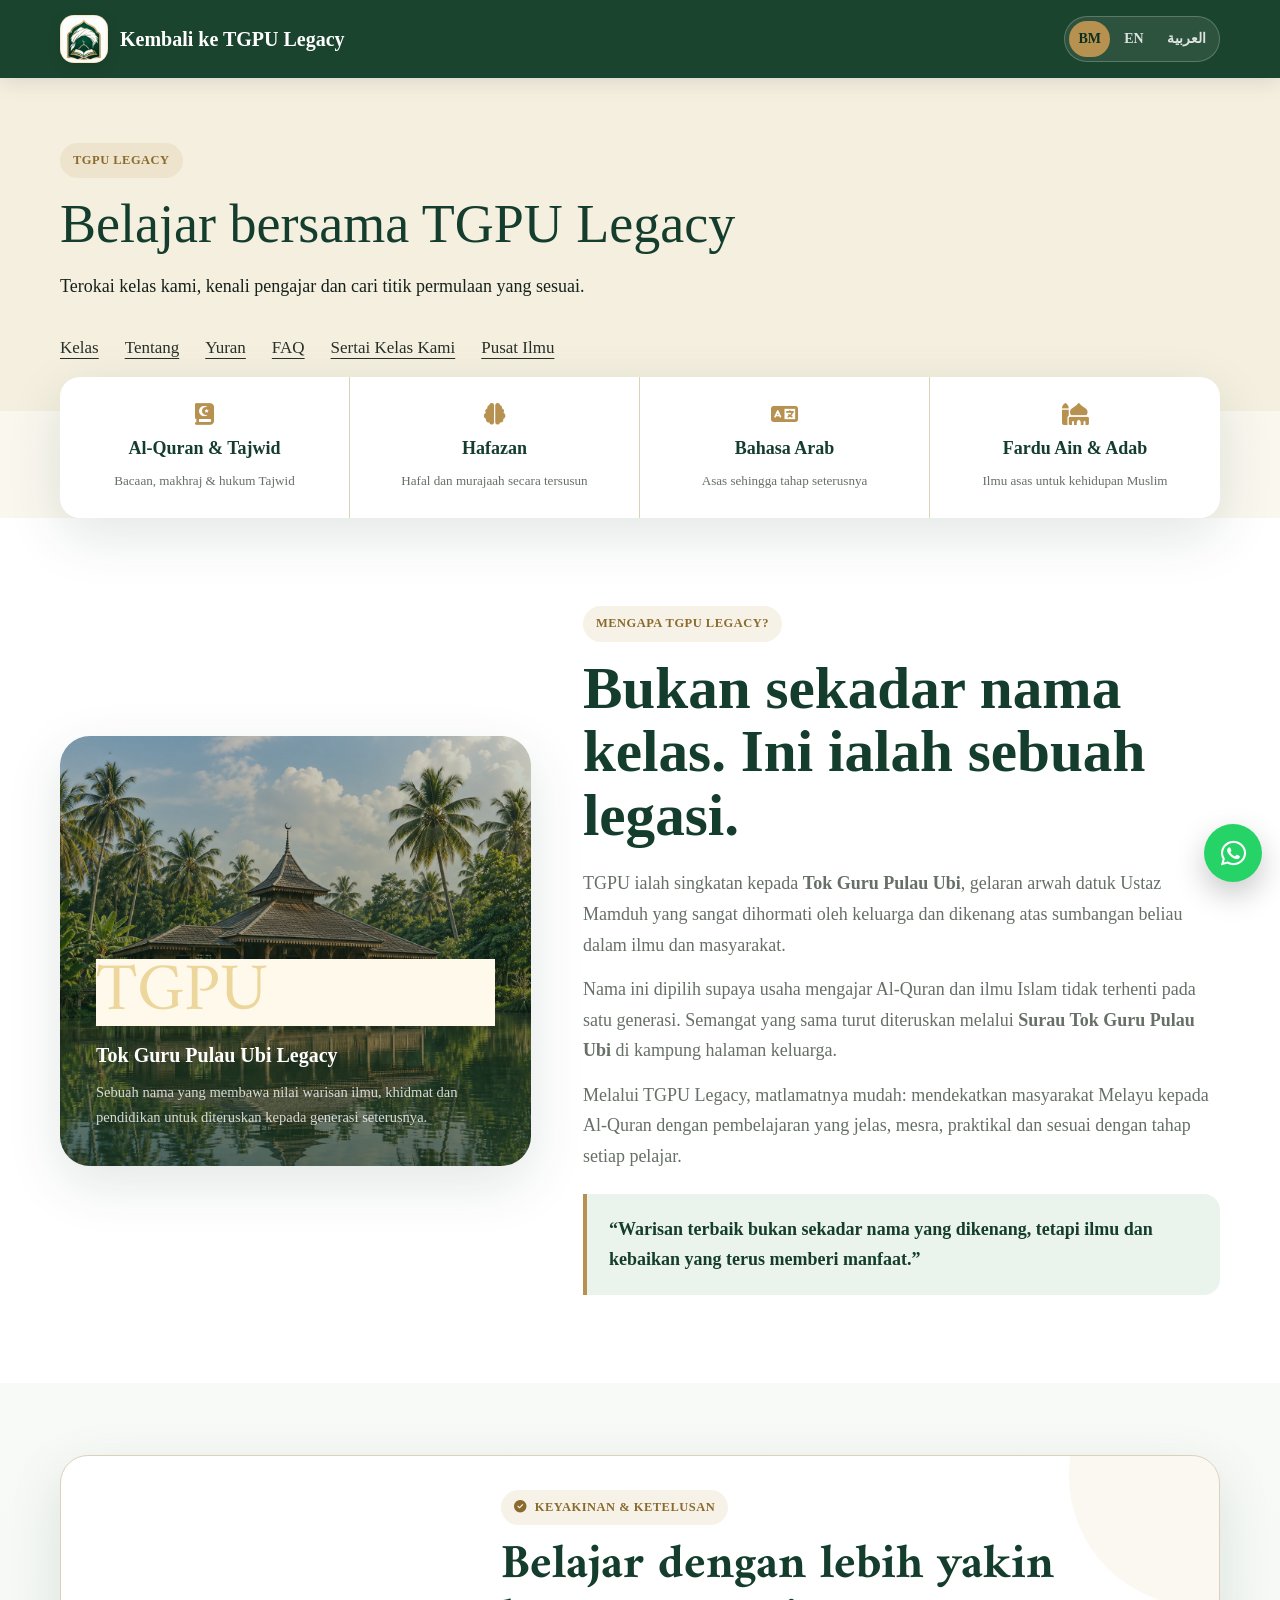
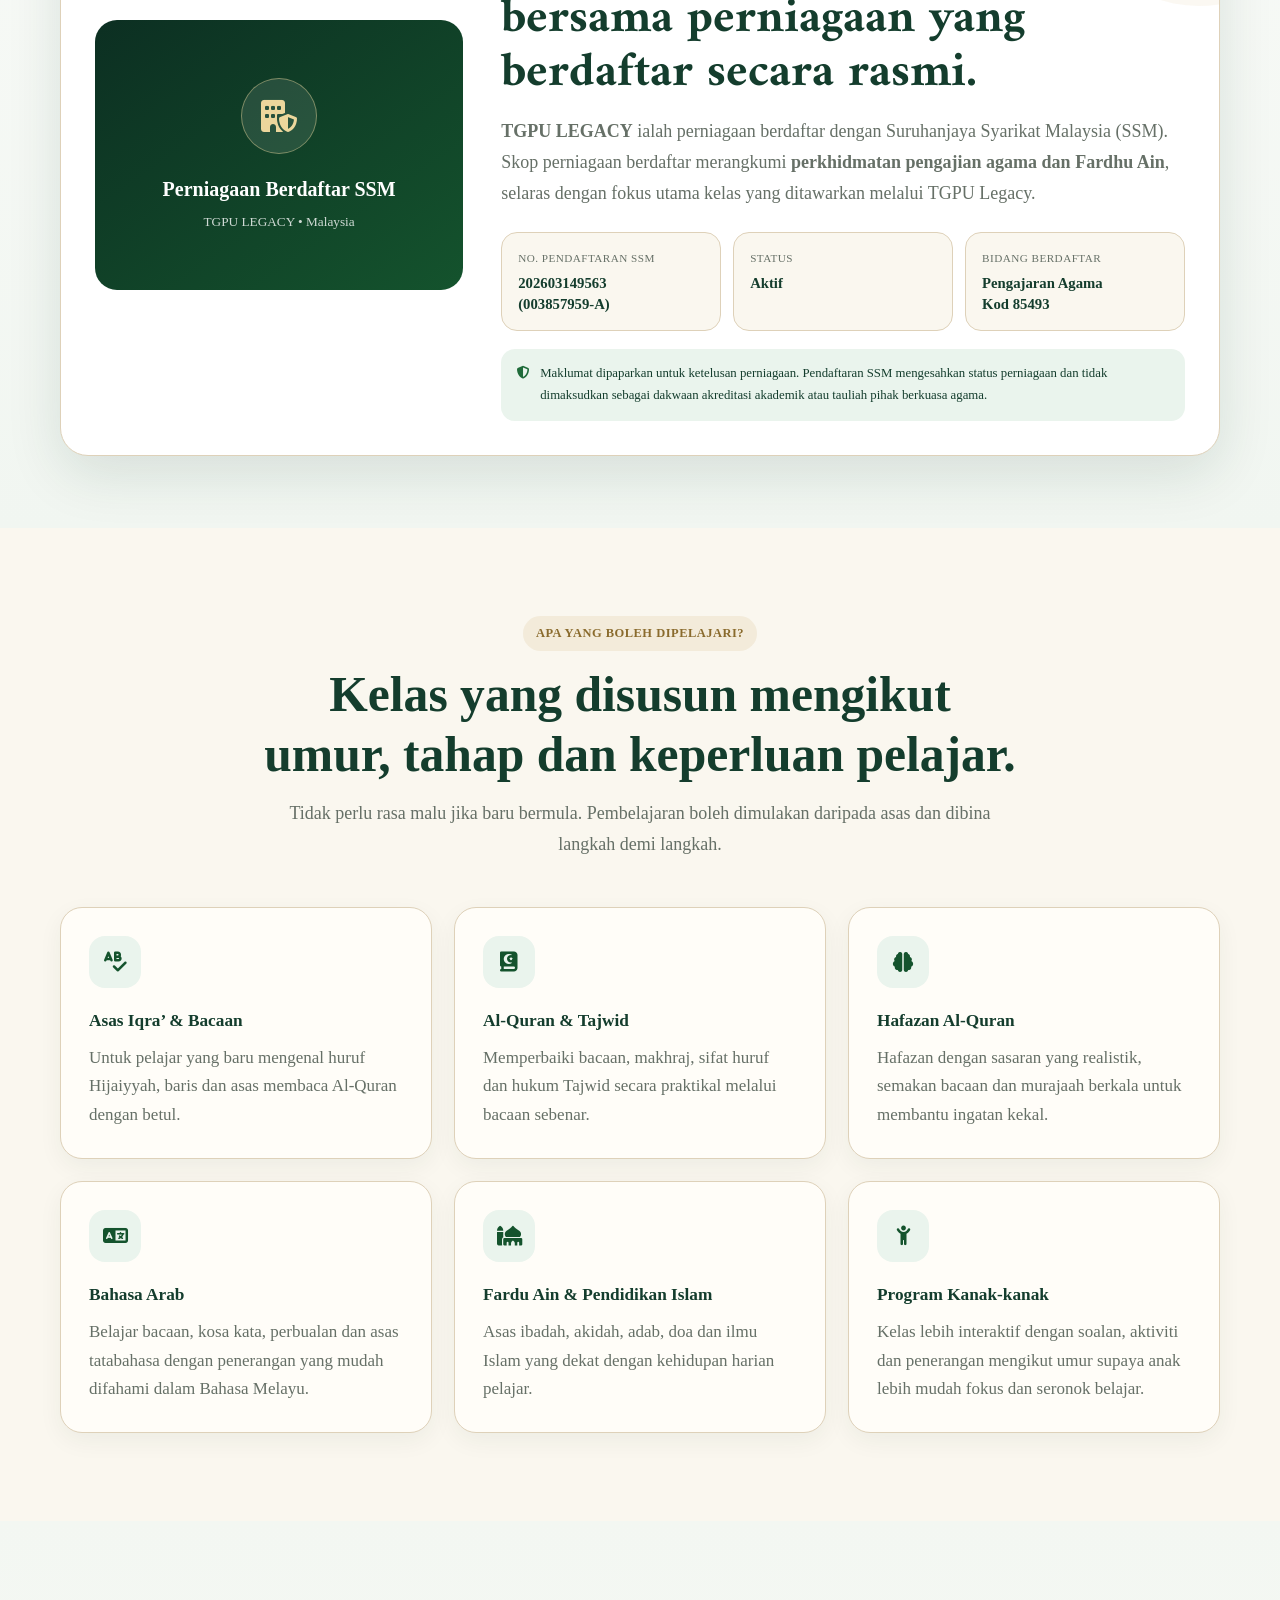
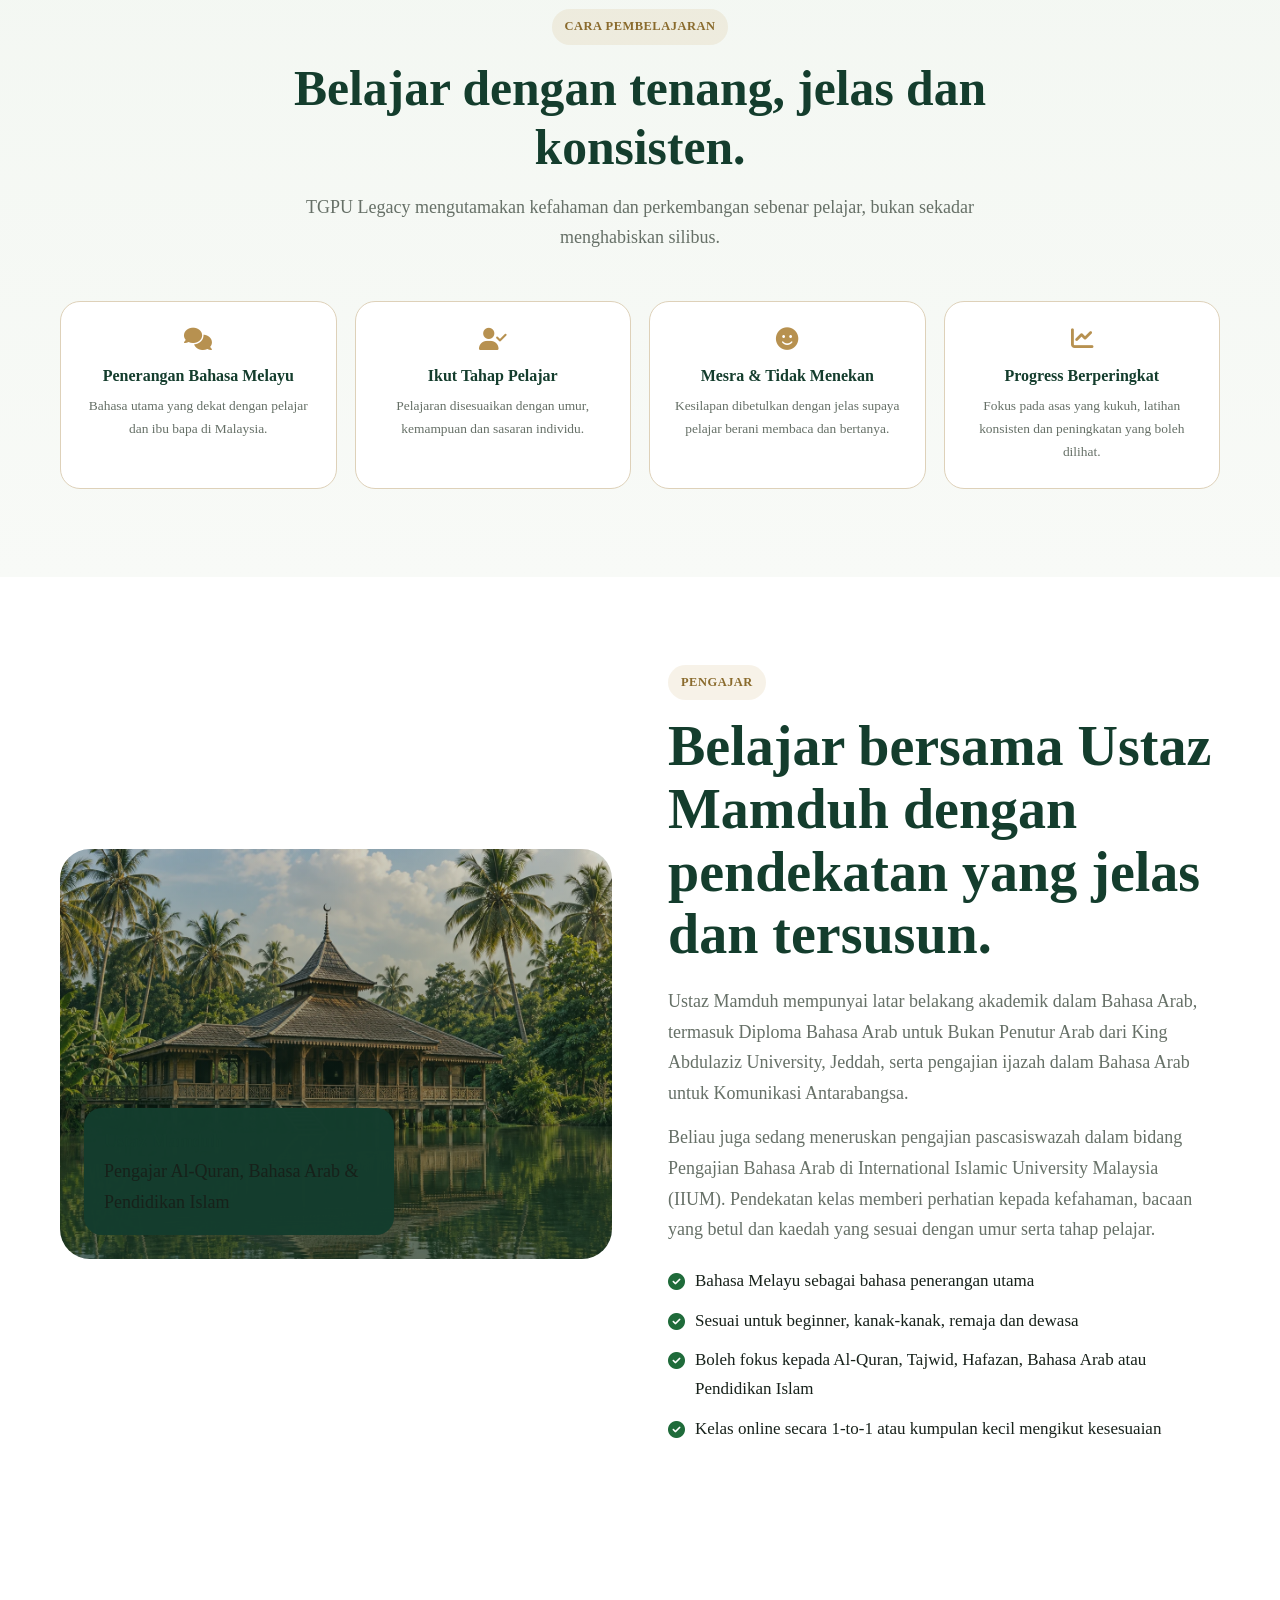
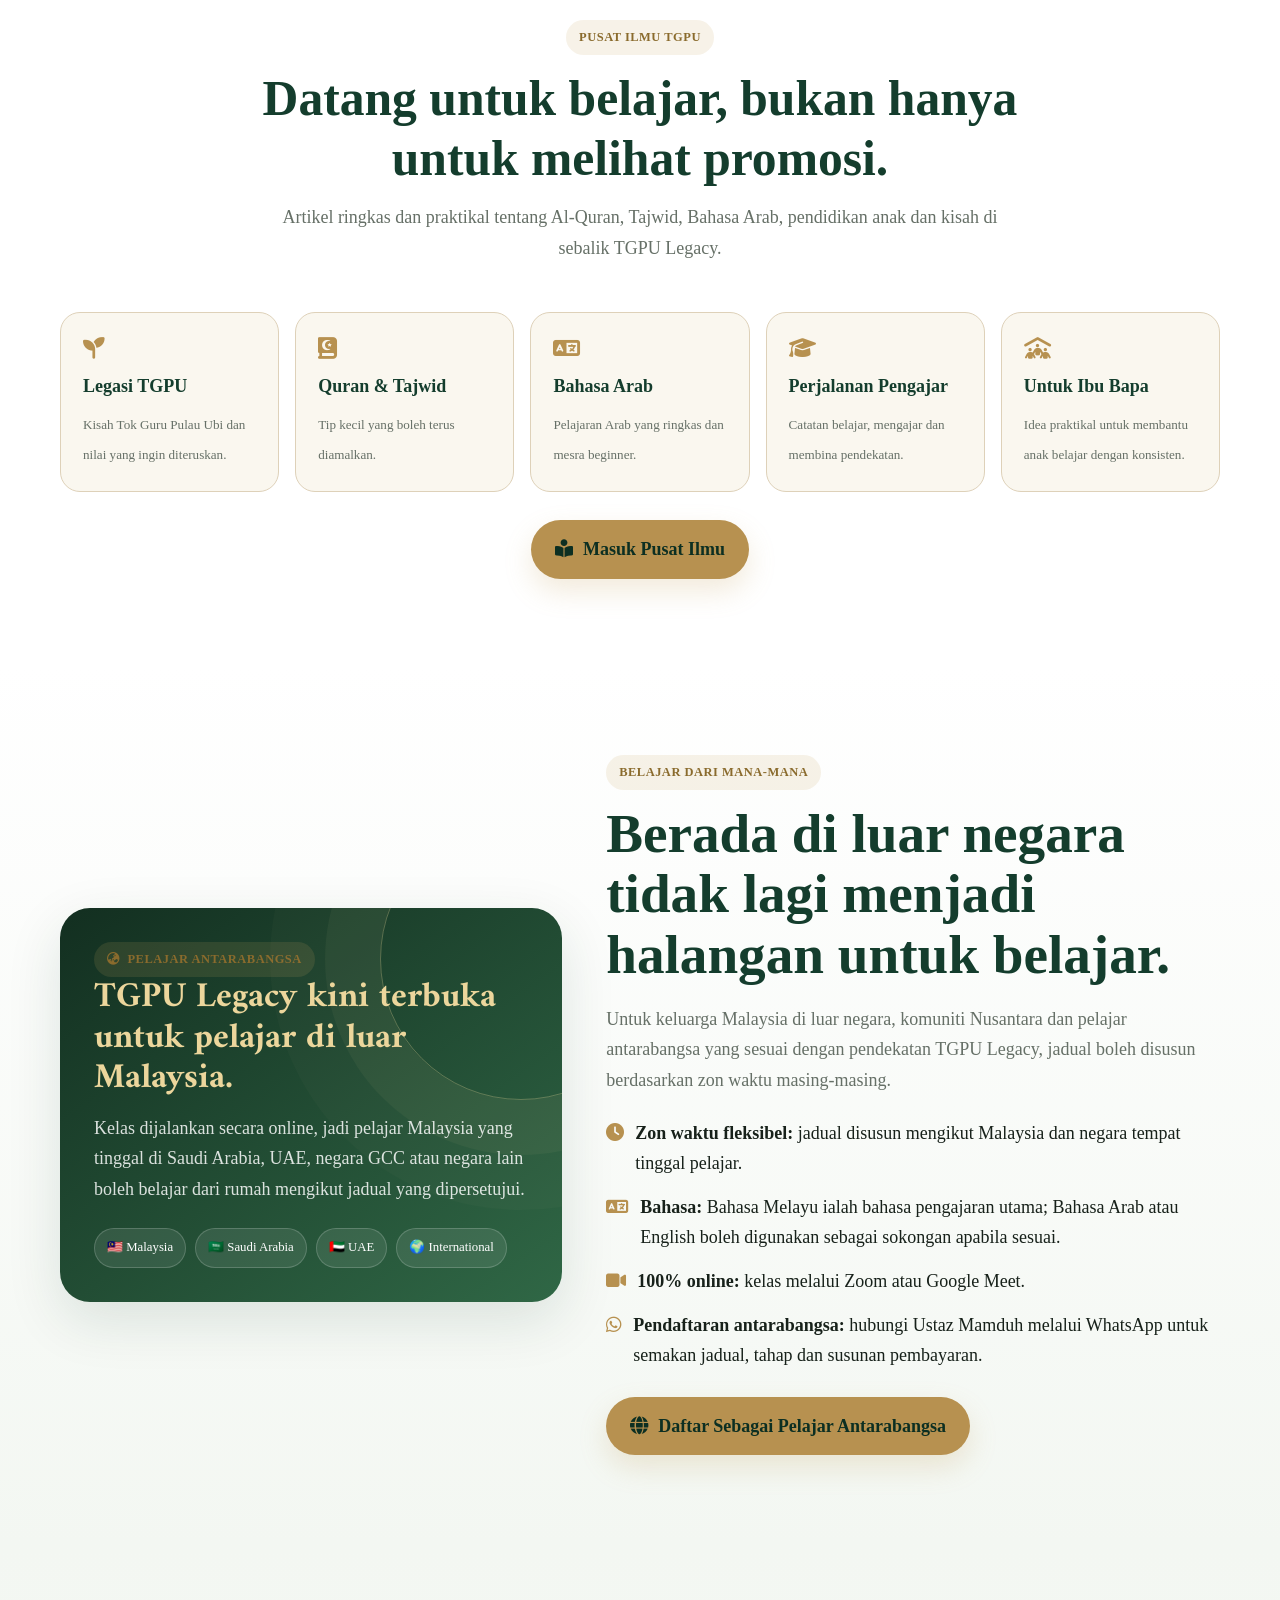
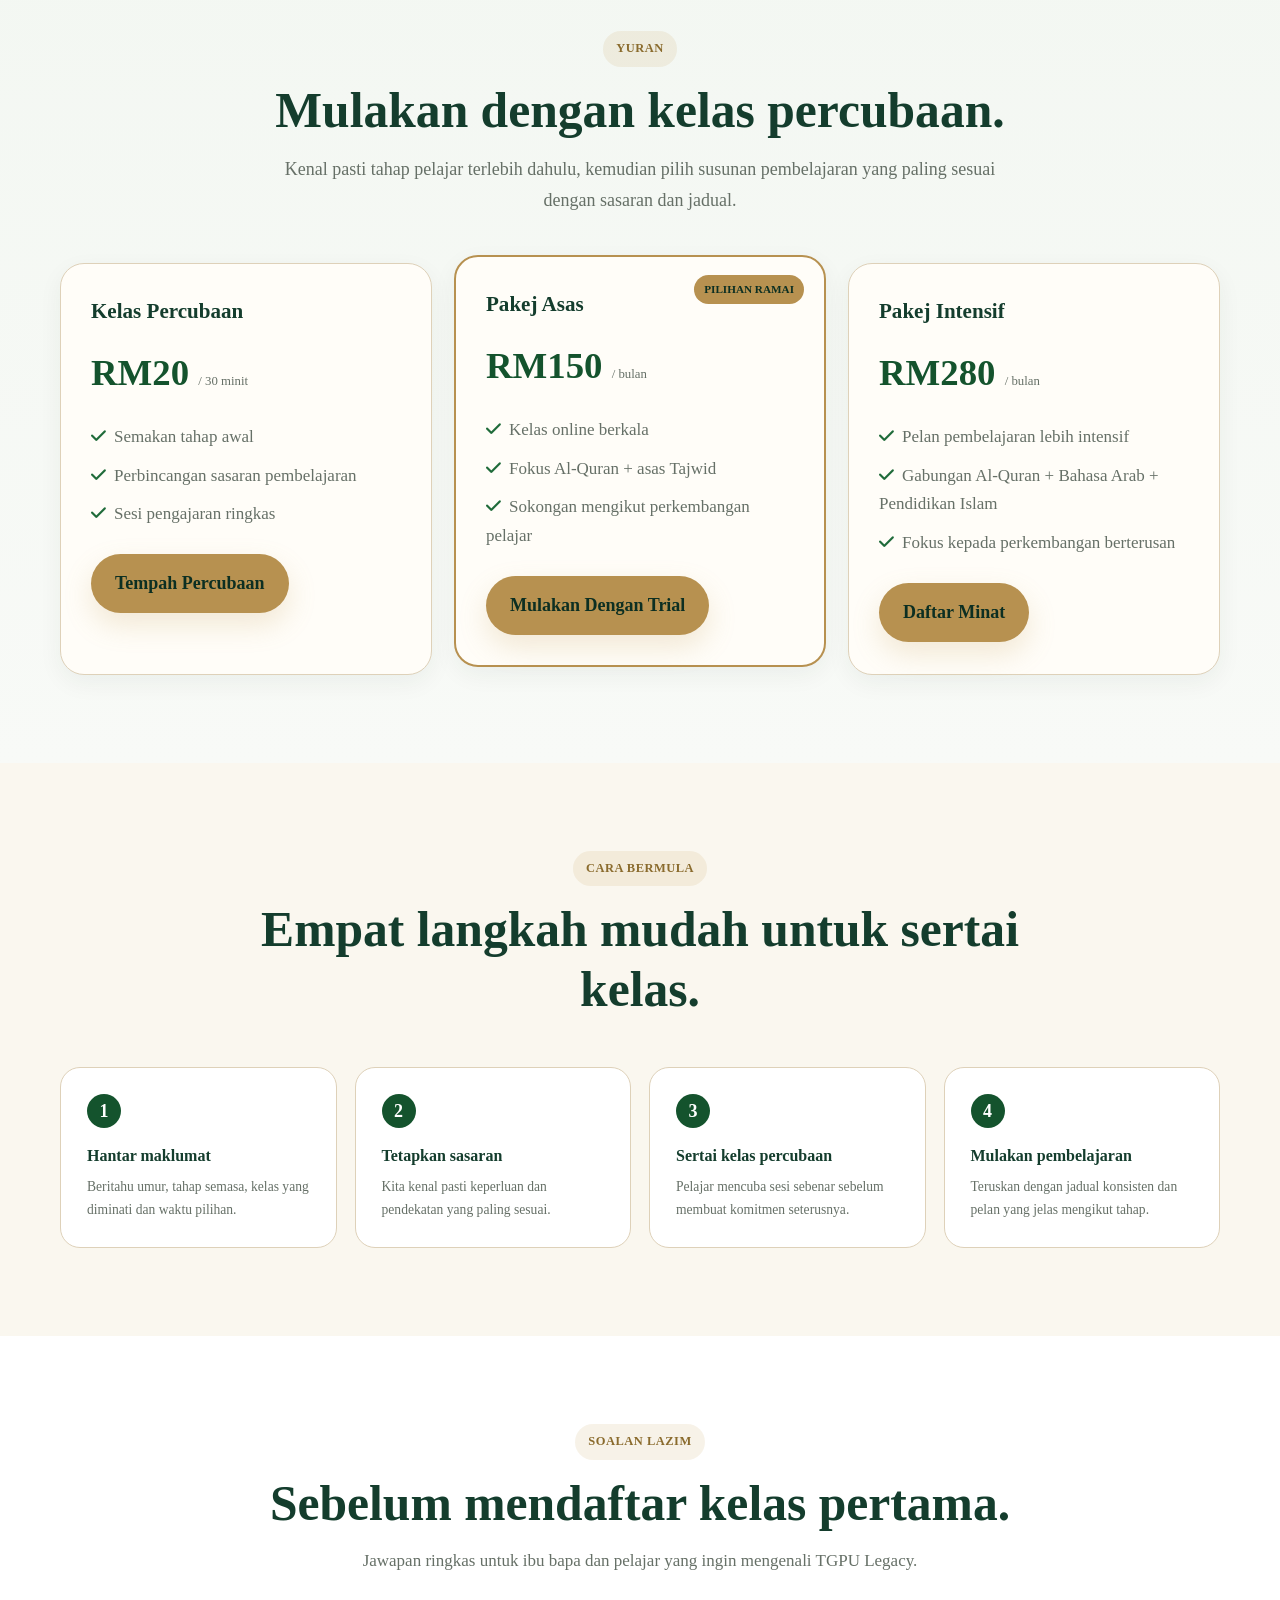
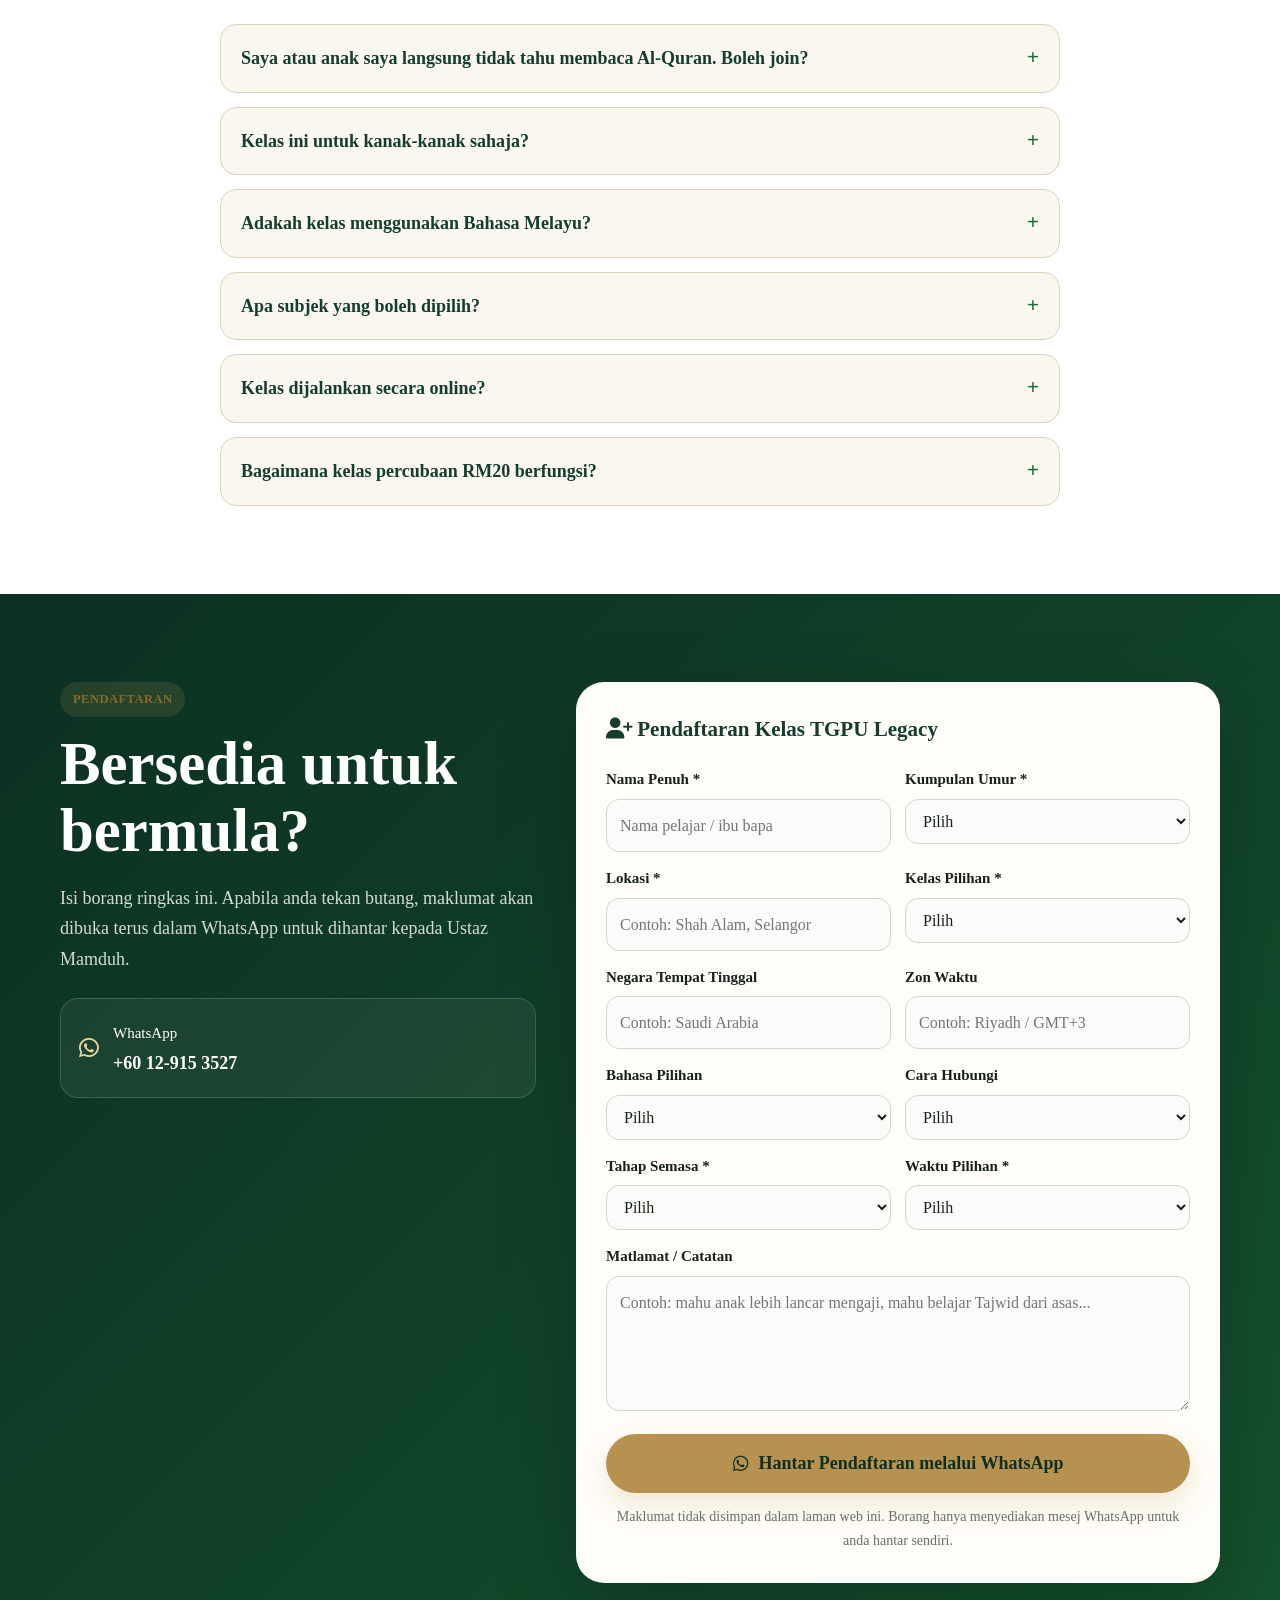
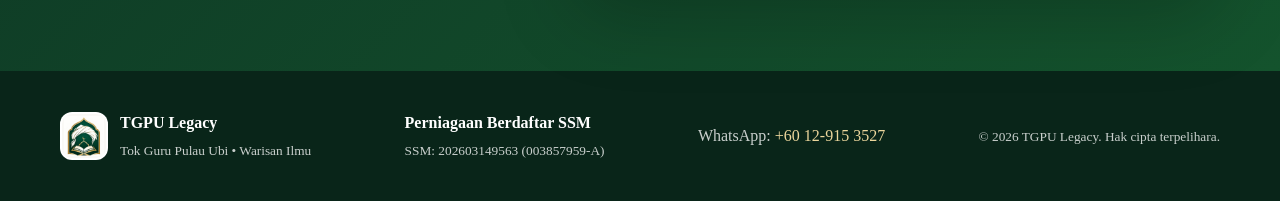
<file: classes.html>
<!DOCTYPE html>
<html lang="ms">
<head>
  <meta charset="UTF-8">
  <meta name="viewport" content="width=device-width, initial-scale=1.0">
  <meta name="description" content="TGPU Legacy ialah perniagaan berdaftar SSM yang menyediakan kelas Al-Quran online, Tajwid, Iqra’, Hafazan, Bahasa Arab dan Pendidikan Islam untuk kanak-kanak, remaja dan dewasa.">
  <meta name="keywords" content="kelas Al-Quran online Malaysia, kelas mengaji online, kelas Quran kanak-kanak, kelas Tajwid online, kelas Iqra online, kelas Hafazan online, kelas Bahasa Arab online Malaysia, kelas Fardu Ain online, TGPU Legacy, Tok Guru Pulau Ubi, Ustaz Mamduh">
  <meta name="author" content="TGPU Legacy">
  <meta name="theme-color" content="#123d26">
  <meta name="robots" content="index, follow, max-image-preview:large">
  <meta name="googlebot" content="index, follow, max-image-preview:large">
  <meta name="language" content="ms-MY">
  <link rel="canonical" href="https://mamduhsaffin.github.io/tgpu-legacy/classes.html">
  <link rel="icon" type="image/png" sizes="512x512" href="assets/favicon-512.png">
  <link rel="apple-touch-icon" href="assets/favicon-512.png">
  <link rel="preload" as="image" href="assets/tgpu-logo.png">
  <meta property="og:title" content="TGPU Legacy | Kelas Al-Quran Online Malaysia">
  <meta property="og:description" content="Mewarisi ilmu, membina generasi Al-Quran. Kelas Al-Quran, Tajwid, Hafazan, Bahasa Arab dan Pendidikan Islam secara online.">
  <meta property="og:type" content="website">
  <meta property="og:locale" content="ms_MY">
  <meta property="og:url" content="https://mamduhsaffin.github.io/tgpu-legacy/classes.html">
  <meta property="og:image" content="https://mamduhsaffin.github.io/tgpu-legacy/assets/tgpu-social-preview.jpg">
  <meta property="og:image:width" content="1200">
  <meta property="og:image:height" content="630">
  <meta property="og:image:alt" content="TGPU Legacy — Tok Guru Pulau Ubi, kelas Al-Quran online Malaysia">
  <meta property="og:site_name" content="TGPU Legacy">
  <meta name="twitter:card" content="summary_large_image">
  <meta name="twitter:image" content="https://mamduhsaffin.github.io/tgpu-legacy/assets/tgpu-social-preview.jpg">
  <meta name="twitter:title" content="TGPU Legacy | Kelas Al-Quran Online Malaysia">
  <meta name="twitter:description" content="Mewarisi ilmu, membina generasi Al-Quran. Kelas Al-Quran, Tajwid, Hafazan, Bahasa Arab dan Pendidikan Islam secara online.">

  <title>Belajar bersama TGPU Legacy | Kelas, yuran & pendaftaran</title>

  <link rel="preconnect" href="https://fonts.googleapis.com">
  <link rel="preconnect" href="https://fonts.gstatic.com" crossorigin>
  <link href="https://fonts.googleapis.com/css2?family=Amiri:wght@400;700&family=Poppins:wght@300;400;500;600;700&display=swap" rel="stylesheet">
  <link rel="stylesheet" href="https://cdnjs.cloudflare.com/ajax/libs/font-awesome/6.5.2/css/all.min.css">

  <style>
    :root{
      --green-950:#0b2819;
      --green-900:#123d26;
      --green-800:#14532d;
      --green-700:#1f6b3a;
      --green-100:#eaf4ed;
      --gold:#c6a15b;
      --gold-light:#ecd69c;
      --ink:#17211a;
      --muted:#667067;
      --paper:#f8faf7;
      --white:#ffffff;
      --line:#dfe7df;
      --shadow:0 18px 55px rgba(18,61,38,.12);
      --radius:22px;
    }

    *{box-sizing:border-box;margin:0;padding:0}
    html{scroll-behavior:smooth}
    body{
      font-family:"Poppins",sans-serif;
      color:var(--ink);
      background:var(--paper);
      line-height:1.7;
      overflow-x:hidden;
    }
    a{color:inherit}
    button,input,select,textarea{font:inherit}
    .container{width:min(1160px,calc(100% - 40px));margin:auto}
    section{padding:88px 0}
    .section-head{max-width:760px;margin:0 auto 48px;text-align:center}
    .section-head h2{
      font-family:"Amiri",serif;
      font-size:clamp(2.1rem,4vw,3.1rem);
      color:var(--green-900);
      line-height:1.2;
      margin:14px 0;
    }
    .section-head p{color:var(--muted)}
    .eyebrow{
      display:inline-flex;align-items:center;gap:8px;
      padding:7px 13px;border-radius:999px;
      background:rgba(198,161,91,.14);color:#8a6b2d;
      font-size:.78rem;font-weight:700;letter-spacing:.04em;text-transform:uppercase;
    }

    header{
      position:sticky;top:0;z-index:50;
      background:rgba(18,61,38,.96);color:#fff;
      backdrop-filter:blur(12px);
      box-shadow:0 4px 20px rgba(0,0,0,.1);
    }
    .nav-wrap{height:76px;display:flex;align-items:center;justify-content:space-between;gap:24px}
    .brand{display:flex;align-items:center;gap:12px;text-decoration:none;font-weight:700}
    .brand-mark{
      width:48px;height:48px;border-radius:14px;overflow:hidden;
      display:grid;place-items:center;background:#fff;
      border:1px solid rgba(236,214,156,.55);
      box-shadow:0 4px 14px rgba(0,0,0,.12);
      flex:0 0 auto;
    }
    .brand-mark img{width:100%;height:100%;object-fit:cover;display:block}
    .brand-name{font-size:1.03rem;letter-spacing:.02em}
    .brand span small{display:block;font-size:.69rem;font-weight:400;opacity:.82}
    nav ul{list-style:none;display:flex;align-items:center;gap:22px}
    nav a{text-decoration:none;font-size:.88rem;font-weight:500;opacity:.92}
    nav a:hover{color:var(--gold-light)}
    .lang-switch{
      display:flex;align-items:center;gap:5px;padding:4px;
      border:1px solid rgba(255,255,255,.22);border-radius:999px;
      background:rgba(255,255,255,.08);margin-left:auto;
    }
    .lang-switch a{
      min-width:38px;padding:6px 9px;border-radius:999px;text-align:center;
      text-decoration:none;font-size:.72rem;font-weight:700;line-height:1.2;
      color:rgba(255,255,255,.84);transition:.2s ease;
    }
    .lang-switch a:hover{background:rgba(255,255,255,.12);color:#fff}
    .lang-switch a.active{background:var(--gold);color:var(--green-950)}
    html[dir="rtl"] body{font-family:"Amiri","Poppins",sans-serif}
    html[dir="rtl"] .legacy-quote{border-left:0;border-right:4px solid var(--gold);border-radius:16px 0 0 16px}
    html[dir="rtl"] .price-card li i{margin-right:0;margin-left:8px}
    html[dir="rtl"] .faq summary{padding:18px 0 18px 32px}
    html[dir="rtl"] .faq summary::after{right:auto;left:0}
    html[dir="rtl"] .field input,html[dir="rtl"] .field select,html[dir="rtl"] .field textarea{text-align:right}
    .menu-btn{display:none;border:0;background:none;color:#fff;font-size:1.45rem;cursor:pointer}

    .hero{
      min-height:calc(100vh - 76px);
      display:flex;align-items:center;
      color:#fff;
      background:
        linear-gradient(110deg,rgba(11,40,25,.97),rgba(20,83,45,.86)),
        url("https://images.unsplash.com/photo-1564769625905-50e93615e769?auto=format&fit=crop&w=1800&q=85") center/cover;
      position:relative;overflow:hidden;
    }
    .hero:after{
      content:"";position:absolute;width:620px;height:620px;border-radius:50%;
      right:-250px;top:-180px;border:1px solid rgba(236,214,156,.23);
      box-shadow:0 0 0 80px rgba(236,214,156,.04),0 0 0 160px rgba(236,214,156,.025);
    }
    .hero-grid{
      position:relative;z-index:2;
      display:grid;grid-template-columns:1.22fr .78fr;gap:64px;align-items:center;
      padding:70px 0;
    }
    .hero h1{
      font-family:"Amiri",serif;
      font-size:clamp(3.2rem,7vw,5.8rem);
      line-height:.98;
      letter-spacing:-.02em;
      margin:20px 0 22px;
    }
    .hero h1 span{color:var(--gold-light)}
    .hero-copy{max-width:720px;color:rgba(255,255,255,.87);font-size:1.06rem}
    .hero-actions{display:flex;gap:14px;flex-wrap:wrap;margin-top:32px}
    .btn{
      border:0;border-radius:999px;padding:14px 24px;
      text-decoration:none;font-weight:700;
      display:inline-flex;align-items:center;justify-content:center;gap:10px;
      cursor:pointer;transition:.2s ease;
    }
    .btn:hover{transform:translateY(-2px)}
    .btn-gold{background:var(--gold);color:var(--green-950);box-shadow:0 12px 28px rgba(198,161,91,.22)}
    .btn-light{background:rgba(255,255,255,.08);color:#fff;border:1px solid rgba(255,255,255,.35)}
    .hero-card{
      background:rgba(255,255,255,.1);border:1px solid rgba(255,255,255,.18);
      backdrop-filter:blur(14px);border-radius:28px;padding:30px;
      box-shadow:0 25px 70px rgba(0,0,0,.22);
    }
    .hero-brand-logo{
      display:block;width:min(100%,250px);height:auto;margin:0 auto 20px;
      border-radius:22px;background:#fff;padding:8px;
      box-shadow:0 18px 45px rgba(0,0,0,.24);
    }
    .arabic{
      font-family:"Amiri",serif;font-size:2.7rem;line-height:1.3;color:var(--gold-light);
      text-align:center;margin-bottom:10px;
    }
    .hero-card p{text-align:center;color:rgba(255,255,255,.82)}
    .hero-points{display:grid;grid-template-columns:1fr 1fr;gap:12px;margin-top:24px}
    .hero-point{
      padding:14px;border-radius:16px;background:rgba(255,255,255,.08);
      font-size:.84rem;text-align:center
    }

    .trust-line{margin-top:18px;color:rgba(255,255,255,.8);font-size:.84rem;display:flex;gap:14px;flex-wrap:wrap}
    .trust-line span{display:inline-flex;align-items:center;gap:6px}

    .quick-strip{margin-top:-34px;position:relative;z-index:5}
    .quick-grid{
      background:#fff;border-radius:20px;box-shadow:var(--shadow);
      display:grid;grid-template-columns:repeat(4,1fr);overflow:hidden;
    }
    .quick-item{padding:24px;text-align:center;border-right:1px solid var(--line)}
    .quick-item:last-child{border-right:0}
    .quick-item i{color:var(--gold);font-size:1.35rem;margin-bottom:8px}
    .quick-item strong{display:block;color:var(--green-900)}
    .quick-item span{font-size:.82rem;color:var(--muted)}

    .legacy{background:#fff}
    .legacy-grid{display:grid;grid-template-columns:.85fr 1.15fr;gap:52px;align-items:center}
    .legacy-panel{
      min-height:430px;border-radius:30px;padding:36px;
      color:#fff;display:flex;flex-direction:column;justify-content:flex-end;
      background:
        linear-gradient(145deg,rgba(11,40,25,.94),rgba(20,83,45,.78)),
        url("https://images.unsplash.com/photo-1584551246679-0daf3d275d0f?auto=format&fit=crop&w=1000&q=85") center/cover;
      box-shadow:var(--shadow);
    }
    .legacy-panel .big-mark{
      font-family:"Amiri",serif;font-size:4.2rem;color:var(--gold-light);
      line-height:1;margin-bottom:12px;
    }
    .legacy-panel h3{font-size:1.25rem;margin-bottom:8px}
    .legacy-panel p{color:rgba(255,255,255,.8);font-size:.91rem}
    .legacy-copy h2{
      font-family:"Amiri",serif;font-size:clamp(2.4rem,5vw,3.7rem);
      line-height:1.08;color:var(--green-900);margin:15px 0 20px;
    }
    .legacy-copy p{color:var(--muted);margin-bottom:14px}
    .legacy-quote{
      margin-top:22px;padding:20px 22px;border-left:4px solid var(--gold);
      background:var(--green-100);border-radius:0 16px 16px 0;color:var(--green-900);
      font-weight:600;
    }

    .ssm-section{
      background:linear-gradient(180deg,#f8faf7,#f1f6f1);
      padding-top:72px;padding-bottom:72px;
    }
    .ssm-card{
      display:grid;grid-template-columns:.7fr 1.3fr;gap:38px;align-items:center;
      background:#fff;border:1px solid var(--line);border-radius:28px;
      padding:34px;box-shadow:var(--shadow);
      position:relative;overflow:hidden;
    }
    .ssm-card:after{
      content:"";position:absolute;width:260px;height:260px;border-radius:50%;
      right:-110px;top:-110px;background:rgba(198,161,91,.08);
    }
    .ssm-badge{
      min-height:270px;border-radius:22px;
      display:flex;flex-direction:column;align-items:center;justify-content:center;
      text-align:center;padding:28px;color:#fff;
      background:linear-gradient(145deg,var(--green-950),var(--green-800));
      position:relative;z-index:1;
    }
    .ssm-badge-icon{
      width:76px;height:76px;border-radius:50%;
      display:grid;place-items:center;margin-bottom:18px;
      background:rgba(255,255,255,.1);border:1px solid rgba(236,214,156,.45);
      color:var(--gold-light);font-size:2rem;
    }
    .ssm-badge strong{font-size:1.25rem}
    .ssm-badge span{font-size:.83rem;color:rgba(255,255,255,.8);margin-top:5px}
    .ssm-content{position:relative;z-index:1}
    .ssm-content h2{
      font-family:"Amiri",serif;font-size:clamp(2.1rem,4vw,3rem);
      line-height:1.12;color:var(--green-900);margin:14px 0 16px;
    }
    .ssm-content p{color:var(--muted)}
    .ssm-facts{
      display:grid;grid-template-columns:repeat(3,1fr);gap:12px;margin:24px 0 18px;
    }
    .ssm-fact{
      border:1px solid var(--line);border-radius:16px;padding:16px;background:var(--paper);
    }
    .ssm-fact small{
      display:block;color:var(--muted);font-size:.7rem;text-transform:uppercase;
      letter-spacing:.04em;margin-bottom:5px;
    }
    .ssm-fact strong{display:block;color:var(--green-900);font-size:.92rem;line-height:1.4}
    .ssm-note{
      display:flex;gap:10px;align-items:flex-start;
      padding:14px 16px;border-radius:14px;background:var(--green-100);
      color:var(--green-900);font-size:.8rem;
    }
    .ssm-note i{margin-top:4px;color:var(--green-700)}

    .cards{display:grid;grid-template-columns:repeat(3,1fr);gap:22px}
    .card{
      background:#fff;border:1px solid var(--line);border-radius:var(--radius);
      padding:28px;box-shadow:0 8px 25px rgba(18,61,38,.055);
      transition:.2s ease;
    }
    .card:hover{transform:translateY(-5px);box-shadow:var(--shadow)}
    .icon{
      width:52px;height:52px;border-radius:16px;background:var(--green-100);
      color:var(--green-800);display:grid;place-items:center;font-size:1.25rem;margin-bottom:18px;
    }
    .card h3{font-size:1.08rem;color:var(--green-900);margin-bottom:8px}
    .card p{font-size:.9rem;color:var(--muted)}

    .method{background:linear-gradient(180deg,#f3f7f2,#f8faf7)}
    .method-grid{display:grid;grid-template-columns:repeat(4,1fr);gap:18px}
    .method-item{background:#fff;border:1px solid var(--line);border-radius:20px;padding:24px;text-align:center}
    .method-item i{font-size:1.4rem;color:var(--gold);margin-bottom:12px}
    .method-item h3{color:var(--green-900);font-size:1rem;margin-bottom:6px}
    .method-item p{color:var(--muted);font-size:.84rem}

    .about{background:#fff}
    .about-grid{display:grid;grid-template-columns:1fr 1fr;gap:56px;align-items:center}
    .about-panel{
      min-height:480px;border-radius:30px;
      background:
        linear-gradient(145deg,rgba(13,47,29,.08),rgba(198,161,91,.15)),
        url("https://images.unsplash.com/photo-1585036156171-384164a8c675?auto=format&fit=crop&w=1000&q=85") center/cover;
      position:relative;overflow:hidden;
    }
    .about-badge{
      position:absolute;left:24px;bottom:24px;background:#fff;border-radius:18px;
      padding:18px 20px;box-shadow:var(--shadow);max-width:310px
    }
    .about-badge strong{color:var(--green-900);display:block}
    .about-copy h2{
      font-family:"Amiri",serif;font-size:clamp(2.3rem,5vw,3.5rem);
      line-height:1.12;color:var(--green-900);margin:15px 0 20px;
    }
    .about-copy p{color:var(--muted);margin-bottom:14px}
    .checklist{list-style:none;display:grid;gap:11px;margin-top:22px}
    .checklist li{display:flex;gap:10px;align-items:flex-start}
    .checklist i{color:var(--green-700);margin-top:6px}


    .international{background:linear-gradient(180deg,#fff,#f3f7f2)}
    .international-grid{display:grid;grid-template-columns:.9fr 1.1fr;gap:44px;align-items:center}
    .international-panel{
      min-height:390px;border-radius:30px;padding:34px;color:#fff;
      background:linear-gradient(145deg,rgba(11,40,25,.97),rgba(20,83,45,.88));
      box-shadow:var(--shadow);position:relative;overflow:hidden
    }
    .international-panel:after{
      content:"";position:absolute;width:280px;height:280px;border-radius:50%;
      right:-100px;top:-90px;border:1px solid rgba(236,214,156,.3);
      box-shadow:0 0 0 55px rgba(236,214,156,.05),0 0 0 110px rgba(236,214,156,.025)
    }
    .international-panel h3{font-family:"Amiri",serif;font-size:2.2rem;line-height:1.15;color:var(--gold-light);margin-bottom:14px;position:relative;z-index:1}
    .international-panel p{color:rgba(255,255,255,.84);position:relative;z-index:1}
    .international-tags{display:flex;flex-wrap:wrap;gap:9px;margin-top:24px;position:relative;z-index:1}
    .international-tag{padding:8px 12px;border-radius:999px;background:rgba(255,255,255,.09);border:1px solid rgba(255,255,255,.18);font-size:.8rem}
    .international-copy h2{font-family:"Amiri",serif;font-size:clamp(2.3rem,5vw,3.45rem);line-height:1.1;color:var(--green-900);margin:14px 0 18px}
    .international-copy p{color:var(--muted);margin-bottom:16px}
    .international-list{list-style:none;display:grid;gap:13px;margin:22px 0 26px}
    .international-list li{display:flex;gap:11px;align-items:flex-start}
    .international-list i{color:var(--gold);margin-top:6px}


    .learn-teaser{background:#fff}
    .learn-teaser-grid{display:grid;grid-template-columns:repeat(5,1fr);gap:16px}
    .learn-teaser-card{border:1px solid var(--line);border-radius:20px;padding:22px;background:var(--paper);text-decoration:none;transition:.2s ease}
    .learn-teaser-card:hover{transform:translateY(-4px);box-shadow:var(--shadow)}
    .learn-teaser-card i{font-size:1.35rem;color:var(--gold);margin-bottom:12px}
    .learn-teaser-card strong{display:block;color:var(--green-900);margin-bottom:6px}
    .learn-teaser-card span{font-size:.82rem;color:var(--muted)}
    .learn-teaser-action{text-align:center;margin-top:28px}

    .pricing{background:linear-gradient(180deg,#f3f7f2,#f8faf7)}
    .price-grid{display:grid;grid-template-columns:repeat(3,1fr);gap:22px;align-items:stretch}
    .price-card{
      background:#fff;border:1px solid var(--line);border-radius:24px;padding:30px;position:relative;
      box-shadow:0 8px 25px rgba(18,61,38,.055);
    }
    .price-card.featured{border:2px solid var(--gold);transform:translateY(-8px)}
    .popular{
      position:absolute;right:20px;top:18px;background:var(--gold);color:var(--green-950);
      padding:5px 10px;border-radius:999px;font-size:.7rem;font-weight:700;
    }
    .price-card h3{color:var(--green-900)}
    .price{font-size:2.3rem;font-weight:700;color:var(--green-800);margin:12px 0}
    .price span{font-size:.8rem;color:var(--muted);font-weight:500}
    .price-card ul{list-style:none;display:grid;gap:10px;margin:18px 0 25px}
    .price-card li{font-size:.88rem;color:var(--muted)}
    .price-card li i{color:var(--green-700);margin-right:8px}

    .process-grid{display:grid;grid-template-columns:repeat(4,1fr);gap:18px}
    .step{
      position:relative;background:#fff;border-radius:20px;padding:26px;
      border:1px solid var(--line)
    }
    .step-num{
      width:34px;height:34px;border-radius:50%;display:grid;place-items:center;
      background:var(--green-800);color:#fff;font-weight:700;margin-bottom:14px
    }
    .step h3{color:var(--green-900);font-size:1rem;margin-bottom:6px}
    .step p{color:var(--muted);font-size:.85rem}

    .faq{background:#fff}
    .faq-list{max-width:840px;margin:0 auto;display:grid;gap:14px}
    .faq details{border:1px solid var(--line);border-radius:16px;background:var(--paper);padding:0 20px}
    .faq summary{cursor:pointer;list-style:none;font-weight:700;color:var(--green-900);padding:18px 32px 18px 0;position:relative}
    .faq summary::-webkit-details-marker{display:none}
    .faq summary::after{content:"+";position:absolute;right:0;top:14px;font-size:1.35rem;color:var(--green-700)}
    .faq details[open] summary::after{content:"−"}
    .faq details p{color:var(--muted);padding:0 0 18px}

    .contact{
      background:linear-gradient(135deg,var(--green-950),var(--green-800));color:#fff
    }
    .contact-grid{display:grid;grid-template-columns:.85fr 1.15fr;gap:40px;align-items:start}
    .contact-copy h2{
      font-family:"Amiri",serif;font-size:clamp(2.5rem,5vw,3.8rem);line-height:1.1;margin:14px 0 18px
    }
    .contact-copy p{color:rgba(255,255,255,.82)}
    .contact-method{
      display:flex;gap:14px;align-items:center;margin-top:24px;
      padding:18px;border:1px solid rgba(255,255,255,.16);border-radius:18px;background:rgba(255,255,255,.06)
    }
    .contact-method i{font-size:1.4rem;color:var(--gold-light)}
    .contact-method a{text-decoration:none;font-weight:700}
    .form-card{
      background:#fff;color:var(--ink);border-radius:28px;padding:30px;box-shadow:0 30px 80px rgba(0,0,0,.22)
    }
    .form-card h3{color:var(--green-900);margin-bottom:20px}
    .form-row{display:grid;grid-template-columns:1fr 1fr;gap:14px}
    .field{margin-bottom:14px}
    .field label{display:block;font-size:.8rem;font-weight:600;margin-bottom:6px}
    .field input,.field select,.field textarea{
      width:100%;border:1px solid #ccd8cd;background:#fbfcfa;border-radius:13px;
      padding:12px 13px;outline:none;color:var(--ink)
    }
    .field input:focus,.field select:focus,.field textarea:focus{
      border-color:var(--green-700);box-shadow:0 0 0 3px rgba(31,107,58,.1)
    }
    .form-note{font-size:.75rem;color:var(--muted);margin-top:12px;text-align:center}

    footer{background:#092519;color:rgba(255,255,255,.78);padding:38px 0}
    .footer-row{display:flex;justify-content:space-between;gap:24px;align-items:center}
    footer strong{color:#fff}
    .footer-brand{display:flex;align-items:center;gap:12px}
    .footer-brand img{width:48px;height:48px;object-fit:cover;border-radius:12px;background:#fff;padding:2px}
    footer a{color:var(--gold-light);text-decoration:none}

    .whatsapp-float{
      position:fixed;right:18px;bottom:18px;z-index:70;width:58px;height:58px;border-radius:50%;
      display:grid;place-items:center;background:#25D366;color:#fff;text-decoration:none;font-size:1.8rem;
      box-shadow:0 12px 30px rgba(0,0,0,.22);transition:.2s ease
    }
    .whatsapp-float:hover{transform:translateY(-3px) scale(1.03)}

    @media(max-width:900px){
      nav{
        position:absolute;top:76px;left:0;right:0;background:var(--green-900);
        max-height:0;overflow:hidden;transition:.25s ease
      }
      nav.open{max-height:480px}
      nav ul{padding:18px 20px 24px;display:grid;gap:14px}
      .menu-btn{display:block}
      .hero-grid,.legacy-grid,.about-grid,.contact-grid,.ssm-card,.international-grid{grid-template-columns:1fr}
      .hero-card{max-width:620px}
      .quick-grid{grid-template-columns:1fr 1fr}
      .quick-item:nth-child(2){border-right:0}
      .cards,.price-grid{grid-template-columns:1fr 1fr}
      .learn-teaser-grid{grid-template-columns:1fr 1fr}
      .method-grid,.process-grid{grid-template-columns:1fr 1fr}
      .price-card.featured{transform:none}
    }

    @media(max-width:620px){
      .container{width:min(100% - 28px,1160px)}
      section{padding:68px 0}
      .hero-grid{padding:54px 0 72px}
      .hero h1{font-size:3.35rem}
      .hero-actions .btn{width:100%}
      .quick-grid,.cards,.price-grid,.method-grid,.process-grid,.form-row,.ssm-facts,.learn-teaser-grid{grid-template-columns:1fr}
      .quick-item{border-right:0;border-bottom:1px solid var(--line)}
      .quick-item:last-child{border-bottom:0}
      .about-panel{min-height:390px}
      .legacy-panel{min-height:360px}
      .footer-row{display:grid;text-align:center;justify-items:center}
    }
  </style>

  <script type="application/ld+json">
  {
    "@context": "https://schema.org",
    "@graph": [
      {
        "@type": "WebSite",
        "@id": "https://mamduhsaffin.github.io/tgpu-legacy/#website",
        "name": "TGPU Legacy",
        "legalName": "TGPU LEGACY",
        "alternateName": "Tok Guru Pulau Ubi Legacy",
        "url": "https://mamduhsaffin.github.io/tgpu-legacy/",
        "inLanguage": "ms-MY"
      },
      {
        "@type": "EducationalOrganization",
        "@id": "https://mamduhsaffin.github.io/tgpu-legacy/#tgpu",
        "name": "TGPU Legacy",
        "alternateName": "Tok Guru Pulau Ubi Legacy",
        "url": "https://mamduhsaffin.github.io/tgpu-legacy/",
        "logo": "https://mamduhsaffin.github.io/tgpu-legacy/assets/tgpu-logo.png",
        "image": "https://mamduhsaffin.github.io/tgpu-legacy/assets/tgpu-social-preview.jpg",
        "description": "Kelas Al-Quran, Tajwid, Hafazan, Bahasa Arab dan Pendidikan Islam secara online untuk kanak-kanak, remaja dan dewasa, dengan Bahasa Melayu sebagai bahasa utama.",
        "areaServed": {
          "@type": "Country",
          "name": "Malaysia"
        },
        "inLanguage": "ms-MY",
        "identifier": {
          "@type": "PropertyValue",
          "propertyID": "SSM Registration Number",
          "value": "202603149563 (003857959-A)"
        },
        "telephone": "+60129153527",
        "contactPoint": {
          "@type": "ContactPoint",
          "telephone": "+60129153527",
          "contactType": "customer service",
          "availableLanguage": ["Malay", "Arabic", "English"]
        },
        "sameAs": ["https://github.com/MamduhSaffin/tgpu-legacy"]
      },
      {
        "@type": "Person",
        "@id": "https://mamduhsaffin.github.io/tgpu-legacy/#teacher",
        "name": "Ustaz Mamduh",
        "jobTitle": "Pengajar Al-Quran, Bahasa Arab dan Pendidikan Islam",
        "worksFor": {"@id": "https://mamduhsaffin.github.io/tgpu-legacy/#tgpu"},
        "knowsLanguage": ["Malay", "Arabic", "English"]
      }
    ]
  }
  </script>

  <script type="application/ld+json">
  {
    "@context": "https://schema.org",
    "@type": "FAQPage",
    "mainEntity": [
      {
        "@type": "Question",
        "name": "Saya atau anak saya langsung tidak tahu membaca Al-Quran. Boleh join?",
        "acceptedAnswer": {
          "@type": "Answer",
          "text": "Boleh. Kelas boleh bermula daripada huruf Hijaiyyah, asas Iqra’ atau tahap semasa pelajar. Kelas percubaan digunakan untuk melihat titik mula yang sesuai."
        }
      },
      {
        "@type": "Question",
        "name": "Kelas ini untuk kanak-kanak sahaja?",
        "acceptedAnswer": {
          "@type": "Answer",
          "text": "Tidak. TGPU Legacy menerima kanak-kanak, remaja dan dewasa. Cara mengajar, tempo dan bahan disesuaikan mengikut umur serta tahap."
        }
      },
      {
        "@type": "Question",
        "name": "Adakah kelas menggunakan Bahasa Melayu?",
        "acceptedAnswer": {
          "@type": "Answer",
          "text": "Ya. Bahasa Melayu ialah bahasa penerangan utama. Bahasa Arab digunakan apabila diperlukan untuk bacaan, istilah dan pembelajaran Bahasa Arab."
        }
      },
      {
        "@type": "Question",
        "name": "Apa subjek yang boleh dipilih?",
        "acceptedAnswer": {
          "@type": "Answer",
          "text": "Pelajar boleh fokus kepada Asas Iqra’, Al-Quran dan Tajwid, Hafazan, Bahasa Arab, Fardu Ain atau Pendidikan Islam, atau gabungan yang sesuai."
        }
      },
      {
        "@type": "Question",
        "name": "Kelas dijalankan secara online?",
        "acceptedAnswer": {
          "@type": "Answer",
          "text": "Ya. Kelas utama dijalankan secara langsung melalui platform seperti Zoom atau Google Meet mengikut susunan yang dipersetujui."
        }
      },
      {
        "@type": "Question",
        "name": "Bagaimana kelas percubaan RM20 berfungsi?",
        "acceptedAnswer": {
          "@type": "Answer",
          "text": "Sesi 30 minit merangkumi semakan tahap, perbincangan matlamat dan pengajaran ringkas supaya pelajar atau ibu bapa boleh menilai kesesuaian sebelum meneruskan."
        }
      }
    ]
  }
  </script>

<link rel="stylesheet" href="assets/legacy/classes.css"></head>

<body>
<header class="classes-header"><div class="container nav-wrap"><a class="brand" href="index.html"><span class="brand-mark"><img src="assets/favicon-512.png" width="48" height="48" alt=""></span><span>Kembali ke TGPU Legacy</span></a><div class="lang-switch"><a class="active" href="classes.html" lang="ms" hreflang="ms">BM</a><a class="" href="classes-en.html" lang="en" hreflang="en">EN</a><a class="" href="classes-ar.html" lang="ar" hreflang="ar">العربية</a></div></div></header>

<main>
  <section class="class-intro" id="home"><div class="container"><span class="eyebrow">TGPU Legacy</span><h1>Belajar bersama TGPU Legacy</h1><p>Terokai kelas kami, kenali pengajar dan cari titik permulaan yang sesuai.</p><nav class="class-jumps"><a href="#classes">Kelas</a><a href="#about">Tentang</a><a href="#pricing">Yuran</a><a href="#faq">FAQ</a><a href="#register">Sertai Kelas Kami</a><a href="learn.html">Pusat Ilmu</a></nav></div></section>

  <div class="container quick-strip">
    <div class="quick-grid">
      <div class="quick-item"><i class="fa-solid fa-book-quran"></i><strong>Al-Quran & Tajwid</strong><span>Bacaan, makhraj & hukum Tajwid</span></div>
      <div class="quick-item"><i class="fa-solid fa-brain"></i><strong>Hafazan</strong><span>Hafal dan murajaah secara tersusun</span></div>
      <div class="quick-item"><i class="fa-solid fa-language"></i><strong>Bahasa Arab</strong><span>Asas sehingga tahap seterusnya</span></div>
      <div class="quick-item"><i class="fa-solid fa-mosque"></i><strong>Fardu Ain & Adab</strong><span>Ilmu asas untuk kehidupan Muslim</span></div>
    </div>
  </div>

  <section class="legacy" id="legacy">
    <div class="container legacy-grid">
      <div class="legacy-panel">
        <div class="big-mark">TGPU</div>
        <h3>Tok Guru Pulau Ubi Legacy</h3>
        <p>Sebuah nama yang membawa nilai warisan ilmu, khidmat dan pendidikan untuk diteruskan kepada generasi seterusnya.</p>
      </div>

      <div class="legacy-copy">
        <span class="eyebrow">Mengapa TGPU Legacy?</span>
        <h2>Bukan sekadar nama kelas. Ini ialah sebuah legasi.</h2>
        <p>
          TGPU ialah singkatan kepada <strong>Tok Guru Pulau Ubi</strong>, gelaran arwah datuk Ustaz Mamduh yang sangat dihormati oleh keluarga dan dikenang atas sumbangan beliau dalam ilmu dan masyarakat.
        </p>
        <p>
          Nama ini dipilih supaya usaha mengajar Al-Quran dan ilmu Islam tidak terhenti pada satu generasi. Semangat yang sama turut diteruskan melalui <strong>Surau Tok Guru Pulau Ubi</strong> di kampung halaman keluarga.
        </p>
        <p>
          Melalui TGPU Legacy, matlamatnya mudah: mendekatkan masyarakat Melayu kepada Al-Quran dengan pembelajaran yang jelas, mesra, praktikal dan sesuai dengan tahap setiap pelajar.
        </p>
        <div class="legacy-quote">“Warisan terbaik bukan sekadar nama yang dikenang, tetapi ilmu dan kebaikan yang terus memberi manfaat.”</div>
      </div>
    </div>
  </section>

  <section class="ssm-section" id="ssm">
    <div class="container">
      <div class="ssm-card">
        <div class="ssm-badge">
          <div class="ssm-badge-icon"><i class="fa-solid fa-building-shield"></i></div>
          <strong>Perniagaan Berdaftar SSM</strong>
          <span>TGPU LEGACY • Malaysia</span>
        </div>

        <div class="ssm-content">
          <span class="eyebrow"><i class="fa-solid fa-circle-check"></i> Keyakinan & Ketelusan</span>
          <h2>Belajar dengan lebih yakin bersama perniagaan yang berdaftar secara rasmi.</h2>
          <p>
            <strong>TGPU LEGACY</strong> ialah perniagaan berdaftar dengan Suruhanjaya Syarikat Malaysia (SSM).
            Skop perniagaan berdaftar merangkumi <strong>perkhidmatan pengajian agama dan Fardhu Ain</strong>,
            selaras dengan fokus utama kelas yang ditawarkan melalui TGPU Legacy.
          </p>

          <div class="ssm-facts">
            <div class="ssm-fact">
              <small>No. Pendaftaran SSM</small>
              <strong>202603149563<br>(003857959-A)</strong>
            </div>
            <div class="ssm-fact">
              <small>Status</small>
              <strong>Aktif</strong>
            </div>
            <div class="ssm-fact">
              <small>Bidang Berdaftar</small>
              <strong>Pengajaran Agama<br>Kod 85493</strong>
            </div>
          </div>

          <div class="ssm-note">
            <i class="fa-solid fa-shield-halved"></i>
            <span>
              Maklumat dipaparkan untuk ketelusan perniagaan. Pendaftaran SSM mengesahkan status perniagaan
              dan tidak dimaksudkan sebagai dakwaan akreditasi akademik atau tauliah pihak berkuasa agama.
            </span>
          </div>
        </div>
      </div>
    </div>
  </section>

  <section id="classes">
    <div class="container">
      <div class="section-head">
        <span class="eyebrow">Apa yang boleh dipelajari?</span>
        <h2>Kelas yang disusun mengikut umur, tahap dan keperluan pelajar.</h2>
        <p>Tidak perlu rasa malu jika baru bermula. Pembelajaran boleh dimulakan daripada asas dan dibina langkah demi langkah.</p>
      </div>

      <div class="cards">
        <article class="card">
          <div class="icon"><i class="fa-solid fa-spell-check"></i></div>
          <h3>Asas Iqra’ & Bacaan</h3>
          <p>Untuk pelajar yang baru mengenal huruf Hijaiyyah, baris dan asas membaca Al-Quran dengan betul.</p>
        </article>

        <article class="card">
          <div class="icon"><i class="fa-solid fa-book-quran"></i></div>
          <h3>Al-Quran & Tajwid</h3>
          <p>Memperbaiki bacaan, makhraj, sifat huruf dan hukum Tajwid secara praktikal melalui bacaan sebenar.</p>
        </article>

        <article class="card">
          <div class="icon"><i class="fa-solid fa-brain"></i></div>
          <h3>Hafazan Al-Quran</h3>
          <p>Hafazan dengan sasaran yang realistik, semakan bacaan dan murajaah berkala untuk membantu ingatan kekal.</p>
        </article>

        <article class="card">
          <div class="icon"><i class="fa-solid fa-language"></i></div>
          <h3>Bahasa Arab</h3>
          <p>Belajar bacaan, kosa kata, perbualan dan asas tatabahasa dengan penerangan yang mudah difahami dalam Bahasa Melayu.</p>
        </article>

        <article class="card">
          <div class="icon"><i class="fa-solid fa-mosque"></i></div>
          <h3>Fardu Ain & Pendidikan Islam</h3>
          <p>Asas ibadah, akidah, adab, doa dan ilmu Islam yang dekat dengan kehidupan harian pelajar.</p>
        </article>

        <article class="card">
          <div class="icon"><i class="fa-solid fa-child-reaching"></i></div>
          <h3>Program Kanak-kanak</h3>
          <p>Kelas lebih interaktif dengan soalan, aktiviti dan penerangan mengikut umur supaya anak lebih mudah fokus dan seronok belajar.</p>
        </article>
      </div>
    </div>
  </section>

  <section class="method">
    <div class="container">
      <div class="section-head">
        <span class="eyebrow">Cara pembelajaran</span>
        <h2>Belajar dengan tenang, jelas dan konsisten.</h2>
        <p>TGPU Legacy mengutamakan kefahaman dan perkembangan sebenar pelajar, bukan sekadar menghabiskan silibus.</p>
      </div>

      <div class="method-grid">
        <div class="method-item"><i class="fa-solid fa-comments"></i><h3>Penerangan Bahasa Melayu</h3><p>Bahasa utama yang dekat dengan pelajar dan ibu bapa di Malaysia.</p></div>
        <div class="method-item"><i class="fa-solid fa-user-check"></i><h3>Ikut Tahap Pelajar</h3><p>Pelajaran disesuaikan dengan umur, kemampuan dan sasaran individu.</p></div>
        <div class="method-item"><i class="fa-solid fa-face-smile"></i><h3>Mesra & Tidak Menekan</h3><p>Kesilapan dibetulkan dengan jelas supaya pelajar berani membaca dan bertanya.</p></div>
        <div class="method-item"><i class="fa-solid fa-chart-line"></i><h3>Progress Berperingkat</h3><p>Fokus pada asas yang kukuh, latihan konsisten dan peningkatan yang boleh dilihat.</p></div>
      </div>
    </div>
  </section>

  <section class="about" id="about">
    <div class="container about-grid">
      <div class="about-panel">
        <div class="about-badge">
          <strong>Ustaz Mamduh</strong>
          Pengajar Al-Quran, Bahasa Arab & Pendidikan Islam
        </div>
      </div>

      <div class="about-copy">
        <span class="eyebrow">Pengajar</span>
        <h2>Belajar bersama Ustaz Mamduh dengan pendekatan yang jelas dan tersusun.</h2>
        <p>
          Ustaz Mamduh mempunyai latar belakang akademik dalam Bahasa Arab, termasuk Diploma Bahasa Arab untuk Bukan Penutur Arab dari King Abdulaziz University, Jeddah, serta pengajian ijazah dalam Bahasa Arab untuk Komunikasi Antarabangsa.
        </p>
        <p>
          Beliau juga sedang meneruskan pengajian pascasiswazah dalam bidang Pengajian Bahasa Arab di International Islamic University Malaysia (IIUM). Pendekatan kelas memberi perhatian kepada kefahaman, bacaan yang betul dan kaedah yang sesuai dengan umur serta tahap pelajar.
        </p>

        <ul class="checklist">
          <li><i class="fa-solid fa-circle-check"></i><span>Bahasa Melayu sebagai bahasa penerangan utama</span></li>
          <li><i class="fa-solid fa-circle-check"></i><span>Sesuai untuk beginner, kanak-kanak, remaja dan dewasa</span></li>
          <li><i class="fa-solid fa-circle-check"></i><span>Boleh fokus kepada Al-Quran, Tajwid, Hafazan, Bahasa Arab atau Pendidikan Islam</span></li>
          <li><i class="fa-solid fa-circle-check"></i><span>Kelas online secara 1-to-1 atau kumpulan kecil mengikut kesesuaian</span></li>
        </ul>
      </div>
    </div>
  </section>

    
  <section class="learn-teaser">
    <div class="container">
      <div class="section-head">
        <span class="eyebrow">Pusat Ilmu TGPU</span>
        <h2>Datang untuk belajar, bukan hanya untuk melihat promosi.</h2>
        <p>Artikel ringkas dan praktikal tentang Al-Quran, Tajwid, Bahasa Arab, pendidikan anak dan kisah di sebalik TGPU Legacy.</p>
      </div>
      <div class="learn-teaser-grid">
        <a class="learn-teaser-card" href="learn.html#legacy"><i class="fa-solid fa-seedling"></i><strong>Legasi TGPU</strong><span>Kisah Tok Guru Pulau Ubi dan nilai yang ingin diteruskan.</span></a>
        <a class="learn-teaser-card" href="learn.html#tajwid"><i class="fa-solid fa-book-quran"></i><strong>Quran & Tajwid</strong><span>Tip kecil yang boleh terus diamalkan.</span></a>
        <a class="learn-teaser-card" href="learn.html#arabic"><i class="fa-solid fa-language"></i><strong>Bahasa Arab</strong><span>Pelajaran Arab yang ringkas dan mesra beginner.</span></a>
        <a class="learn-teaser-card" href="learn.html#journey"><i class="fa-solid fa-graduation-cap"></i><strong>Perjalanan Pengajar</strong><span>Catatan belajar, mengajar dan membina pendekatan.</span></a>
        <a class="learn-teaser-card" href="learn.html#parents"><i class="fa-solid fa-people-roof"></i><strong>Untuk Ibu Bapa</strong><span>Idea praktikal untuk membantu anak belajar dengan konsisten.</span></a>
      </div>
      <div class="learn-teaser-action"><a class="btn btn-gold" href="learn.html"><i class="fa-solid fa-book-open-reader"></i> Masuk Pusat Ilmu</a></div>
    </div>
  </section>

  <section class="international" id="international">
    <div class="container international-grid">
      <div class="international-panel">
        <span class="eyebrow"><i class="fa-solid fa-earth-asia"></i> Pelajar Antarabangsa</span>
        <h3>TGPU Legacy kini terbuka untuk pelajar di luar Malaysia.</h3>
        <p>Kelas dijalankan secara online, jadi pelajar Malaysia yang tinggal di Saudi Arabia, UAE, negara GCC atau negara lain boleh belajar dari rumah mengikut jadual yang dipersetujui.</p>
        <div class="international-tags">
          <span class="international-tag">🇲🇾 Malaysia</span>
          <span class="international-tag">🇸🇦 Saudi Arabia</span>
          <span class="international-tag">🇦🇪 UAE</span>
          <span class="international-tag">🌍 International</span>
        </div>
      </div>
      <div class="international-copy">
        <span class="eyebrow">Belajar Dari Mana-mana</span>
        <h2>Berada di luar negara tidak lagi menjadi halangan untuk belajar.</h2>
        <p>Untuk keluarga Malaysia di luar negara, komuniti Nusantara dan pelajar antarabangsa yang sesuai dengan pendekatan TGPU Legacy, jadual boleh disusun berdasarkan zon waktu masing-masing.</p>
        <ul class="international-list">
          <li><i class="fa-solid fa-clock"></i><span><strong>Zon waktu fleksibel:</strong> jadual disusun mengikut Malaysia dan negara tempat tinggal pelajar.</span></li>
          <li><i class="fa-solid fa-language"></i><span><strong>Bahasa:</strong> Bahasa Melayu ialah bahasa pengajaran utama; Bahasa Arab atau English boleh digunakan sebagai sokongan apabila sesuai.</span></li>
          <li><i class="fa-solid fa-video"></i><span><strong>100% online:</strong> kelas melalui Zoom atau Google Meet.</span></li>
          <li><i class="fa-brands fa-whatsapp"></i><span><strong>Pendaftaran antarabangsa:</strong> hubungi Ustaz Mamduh melalui WhatsApp untuk semakan jadual, tahap dan susunan pembayaran.</span></li>
        </ul>
        <a class="btn btn-gold" href="#register"><i class="fa-solid fa-globe"></i> Daftar Sebagai Pelajar Antarabangsa</a>
      </div>
    </div>
  </section>

  <section class="pricing" id="pricing">
    <div class="container">
      <div class="section-head">
        <span class="eyebrow">Yuran</span>
        <h2>Mulakan dengan kelas percubaan.</h2>
        <p>Kenal pasti tahap pelajar terlebih dahulu, kemudian pilih susunan pembelajaran yang paling sesuai dengan sasaran dan jadual.</p>
      </div>

      <div class="price-grid">
        <article class="price-card">
          <h3>Kelas Percubaan</h3>
          <div class="price">RM20 <span>/ 30 minit</span></div>
          <ul>
            <li><i class="fa-solid fa-check"></i>Semakan tahap awal</li>
            <li><i class="fa-solid fa-check"></i>Perbincangan sasaran pembelajaran</li>
            <li><i class="fa-solid fa-check"></i>Sesi pengajaran ringkas</li>
          </ul>
          <a class="btn btn-gold" href="#register">Tempah Percubaan</a>
        </article>

        <article class="price-card featured">
          <span class="popular">PILIHAN RAMAI</span>
          <h3>Pakej Asas</h3>
          <div class="price">RM150 <span>/ bulan</span></div>
          <ul>
            <li><i class="fa-solid fa-check"></i>Kelas online berkala</li>
            <li><i class="fa-solid fa-check"></i>Fokus Al-Quran + asas Tajwid</li>
            <li><i class="fa-solid fa-check"></i>Sokongan mengikut perkembangan pelajar</li>
          </ul>
          <a class="btn btn-gold" href="#register">Mulakan Dengan Trial</a>
        </article>

        <article class="price-card">
          <h3>Pakej Intensif</h3>
          <div class="price">RM280 <span>/ bulan</span></div>
          <ul>
            <li><i class="fa-solid fa-check"></i>Pelan pembelajaran lebih intensif</li>
            <li><i class="fa-solid fa-check"></i>Gabungan Al-Quran + Bahasa Arab + Pendidikan Islam</li>
            <li><i class="fa-solid fa-check"></i>Fokus kepada perkembangan berterusan</li>
          </ul>
          <a class="btn btn-gold" href="#register">Daftar Minat</a>
        </article>
      </div>
    </div>
  </section>

  <section>
    <div class="container">
      <div class="section-head">
        <span class="eyebrow">Cara bermula</span>
        <h2>Empat langkah mudah untuk sertai kelas.</h2>
      </div>

      <div class="process-grid">
        <div class="step"><div class="step-num">1</div><h3>Hantar maklumat</h3><p>Beritahu umur, tahap semasa, kelas yang diminati dan waktu pilihan.</p></div>
        <div class="step"><div class="step-num">2</div><h3>Tetapkan sasaran</h3><p>Kita kenal pasti keperluan dan pendekatan yang paling sesuai.</p></div>
        <div class="step"><div class="step-num">3</div><h3>Sertai kelas percubaan</h3><p>Pelajar mencuba sesi sebenar sebelum membuat komitmen seterusnya.</p></div>
        <div class="step"><div class="step-num">4</div><h3>Mulakan pembelajaran</h3><p>Teruskan dengan jadual konsisten dan pelan yang jelas mengikut tahap.</p></div>
      </div>
    </div>
  </section>

  <section class="faq" id="faq">
    <div class="container">
      <div class="section-head">
        <span class="eyebrow">Soalan lazim</span>
        <h2>Sebelum mendaftar kelas pertama.</h2>
        <p>Jawapan ringkas untuk ibu bapa dan pelajar yang ingin mengenali TGPU Legacy.</p>
      </div>

      <div class="faq-list">
        <details>
          <summary>Saya atau anak saya langsung tidak tahu membaca Al-Quran. Boleh join?</summary>
          <p>Boleh. Kelas boleh bermula daripada huruf Hijaiyyah, asas Iqra’ atau tahap semasa pelajar. Kelas percubaan digunakan untuk melihat titik mula yang sesuai.</p>
        </details>
        <details>
          <summary>Kelas ini untuk kanak-kanak sahaja?</summary>
          <p>Tidak. TGPU Legacy menerima kanak-kanak, remaja dan dewasa. Cara mengajar, tempo dan bahan akan disesuaikan mengikut umur serta tahap.</p>
        </details>
        <details>
          <summary>Adakah kelas menggunakan Bahasa Melayu?</summary>
          <p>Ya. Bahasa Melayu ialah bahasa penerangan utama. Bahasa Arab digunakan bila diperlukan untuk bacaan, istilah dan pembelajaran Bahasa Arab.</p>
        </details>
        <details>
          <summary>Apa subjek yang boleh dipilih?</summary>
          <p>Pelajar boleh fokus kepada Asas Iqra’, Al-Quran & Tajwid, Hafazan, Bahasa Arab, Fardu Ain/Pendidikan Islam atau gabungan yang sesuai.</p>
        </details>
        <details>
          <summary>Kelas dijalankan secara online?</summary>
          <p>Ya. Kelas utama dijalankan secara live online menggunakan platform seperti Zoom atau Google Meet, mengikut susunan yang dipersetujui.</p>
        </details>
        <details>
          <summary>Bagaimana kelas percubaan RM20 berfungsi?</summary>
          <p>Sesi 30 minit merangkumi semakan tahap, perbincangan matlamat dan pengajaran ringkas supaya pelajar atau ibu bapa boleh menilai kesesuaian sebelum meneruskan.</p>
        </details>
      </div>
    </div>
  </section>

  <section class="contact" id="register">
    <div class="container contact-grid">
      <div class="contact-copy">
        <span class="eyebrow">Pendaftaran</span>
        <h2>Bersedia untuk bermula?</h2>
        <p>Isi borang ringkas ini. Apabila anda tekan butang, maklumat akan dibuka terus dalam WhatsApp untuk dihantar kepada Ustaz Mamduh.</p>

        <div class="contact-method">
          <i class="fa-brands fa-whatsapp"></i>
          <div>
            <small>WhatsApp</small><br>
            <a href="https://wa.me/60129153527" target="_blank" rel="noopener">+60 12-915 3527</a>
          </div>
        </div>
      </div>

      <div class="form-card">
        <h3><i class="fa-solid fa-user-plus"></i> Pendaftaran Kelas TGPU Legacy</h3>
        <form id="registrationForm">
          <div class="form-row">
            <div class="field">
              <label for="name">Nama Penuh *</label>
              <input id="name" type="text" required placeholder="Nama pelajar / ibu bapa">
            </div>
            <div class="field">
              <label for="age">Kumpulan Umur *</label>
              <select id="age" required>
                <option value="">Pilih</option>
                <option>Kanak-kanak (5–12)</option>
                <option>Remaja (13–17)</option>
                <option>Dewasa (18+)</option>
              </select>
            </div>
          </div>

          <div class="form-row">
            <div class="field">
              <label for="location">Lokasi *</label>
              <input id="location" type="text" required placeholder="Contoh: Shah Alam, Selangor">
            </div>
            <div class="field">
              <label for="classType">Kelas Pilihan *</label>
              <select id="classType" required>
                <option value="">Pilih</option>
                <option>Kelas Percubaan</option>
                <option>Asas Iqra’ & Bacaan</option>
                <option>Al-Quran & Tajwid</option>
                <option>Hafazan Al-Quran</option>
                <option>Bahasa Arab</option>
                <option>Fardu Ain / Pendidikan Islam</option>
                <option>Program Kanak-kanak</option>
              </select>
            </div>
          </div>


          <div class="form-row">
            <div class="field">
              <label for="country">Negara Tempat Tinggal</label>
              <input id="country" type="text" placeholder="Contoh: Saudi Arabia">
            </div>
            <div class="field">
              <label for="timezone">Zon Waktu</label>
              <input id="timezone" type="text" placeholder="Contoh: Riyadh / GMT+3">
            </div>
          </div>

          <div class="form-row">
            <div class="field">
              <label for="preferredLanguage">Bahasa Pilihan</label>
              <select id="preferredLanguage">
                <option value="">Pilih</option><option>Bahasa Melayu</option><option>English</option><option>Bahasa Arab</option><option>Campuran / Fleksibel</option>
              </select>
            </div>
            <div class="field">
              <label for="contactPreference">Cara Hubungi</label>
              <select id="contactPreference">
                <option value="">Pilih</option><option>WhatsApp</option><option>WhatsApp Call</option><option>Google Meet / Zoom</option>
              </select>
            </div>
          </div>

          <div class="form-row">
            <div class="field">
              <label for="level">Tahap Semasa *</label>
              <select id="level" required>
                <option value="">Pilih</option>
                <option>Belum tahu / beginner</option>
                <option>Kenal huruf Hijaiyyah</option>
                <option>Boleh membaca perlahan</option>
                <option>Boleh membaca tetapi perlu pembetulan Tajwid</option>
                <option>Intermediate / mahu sambung tahap seterusnya</option>
              </select>
            </div>
            <div class="field">
              <label for="time">Waktu Pilihan *</label>
              <select id="time" required>
                <option value="">Pilih</option>
                <option>Pagi</option>
                <option>Petang</option>
                <option>Malam</option>
                <option>Hujung minggu</option>
                <option>Fleksibel</option>
              </select>
            </div>
          </div>

          <div class="field">
            <label for="notes">Matlamat / Catatan</label>
            <textarea id="notes" rows="4" placeholder="Contoh: mahu anak lebih lancar mengaji, mahu belajar Tajwid dari asas..."></textarea>
          </div>

          <button class="btn btn-gold" style="width:100%" type="submit">
            <i class="fa-brands fa-whatsapp"></i> Hantar Pendaftaran melalui WhatsApp
          </button>

          <p class="form-note">Maklumat tidak disimpan dalam laman web ini. Borang hanya menyediakan mesej WhatsApp untuk anda hantar sendiri.</p>
        </form>
      </div>
    </div>
  </section>
</main>

<footer>
  <div class="container footer-row">
    <div class="footer-brand"><img src="assets/favicon-512.png" alt="" width="48" height="48" loading="lazy"><div><strong>TGPU Legacy</strong><br><small>Tok Guru Pulau Ubi • Warisan Ilmu</small></div></div>
    <div><strong>Perniagaan Berdaftar SSM</strong><br><small>SSM: 202603149563 (003857959-A)</small></div>
    <div>WhatsApp: <a href="https://wa.me/60129153527">+60 12-915 3527</a></div>
    <div><small>© <span id="year"></span> TGPU Legacy. Hak cipta terpelihara.</small></div>
  </div>
</footer>

<script>
  function toggleMenu(){
    document.getElementById("nav")?.classList.toggle("open");
  }

  document.querySelectorAll("nav a").forEach(link=>{
    link.addEventListener("click",()=>document.getElementById("nav")?.classList.remove("open"));
  });

  document.getElementById("year").textContent = new Date().getFullYear();

  document.getElementById("registrationForm").addEventListener("submit", function(e){
    e.preventDefault();

    const name = document.getElementById("name").value.trim();
    const age = document.getElementById("age").value;
    const country = document.getElementById("country").value.trim();
    const timezone = document.getElementById("timezone").value.trim();
    const preferredLanguage = document.getElementById("preferredLanguage").value;
    const contactPreference = document.getElementById("contactPreference").value;
    const location = document.getElementById("location").value.trim();
    const classType = document.getElementById("classType").value;
    const level = document.getElementById("level").value;
    const time = document.getElementById("time").value;
    const notes = document.getElementById("notes").value.trim();

    const message =
      "Assalamualaikum Ustaz Mamduh. Saya ingin mendaftar / bertanya tentang kelas TGPU Legacy.\n\n" +
      "Nama: " + name + "\n" +
      "Kumpulan Umur: " + age + "\n" +
      "Lokasi: " + location + "\n" +
      "Negara: " + (country || "-") + "\n" +
      "Zon Waktu: " + (timezone || "-") + "\n" +
      "Bahasa Pilihan: " + (preferredLanguage || "-") + "\n" +
      "Cara Hubungi: " + (contactPreference || "-") + "\n" +
      "Kelas: " + classType + "\n" +
      "Tahap Semasa: " + level + "\n" +
      "Waktu Pilihan: " + time + "\n" +
      "Matlamat / Catatan: " + (notes || "-") + "\n\n" +
      "Boleh Ustaz maklumkan slot kelas yang sesuai? Terima kasih.";

    window.open("https://wa.me/60129153527?text=" + encodeURIComponent(message), "_blank", "noopener,noreferrer");
  });
</script>

<a class="whatsapp-float" href="https://wa.me/60129153527?text=Assalamualaikum%20Ustaz%20Mamduh%2C%20saya%20ingin%20tahu%20lebih%20lanjut%20tentang%20kelas%20TGPU%20Legacy." target="_blank" rel="noopener" aria-label="WhatsApp TGPU Legacy">
  <i class="fa-brands fa-whatsapp"></i>
</a>
</body>
</html>
</file>
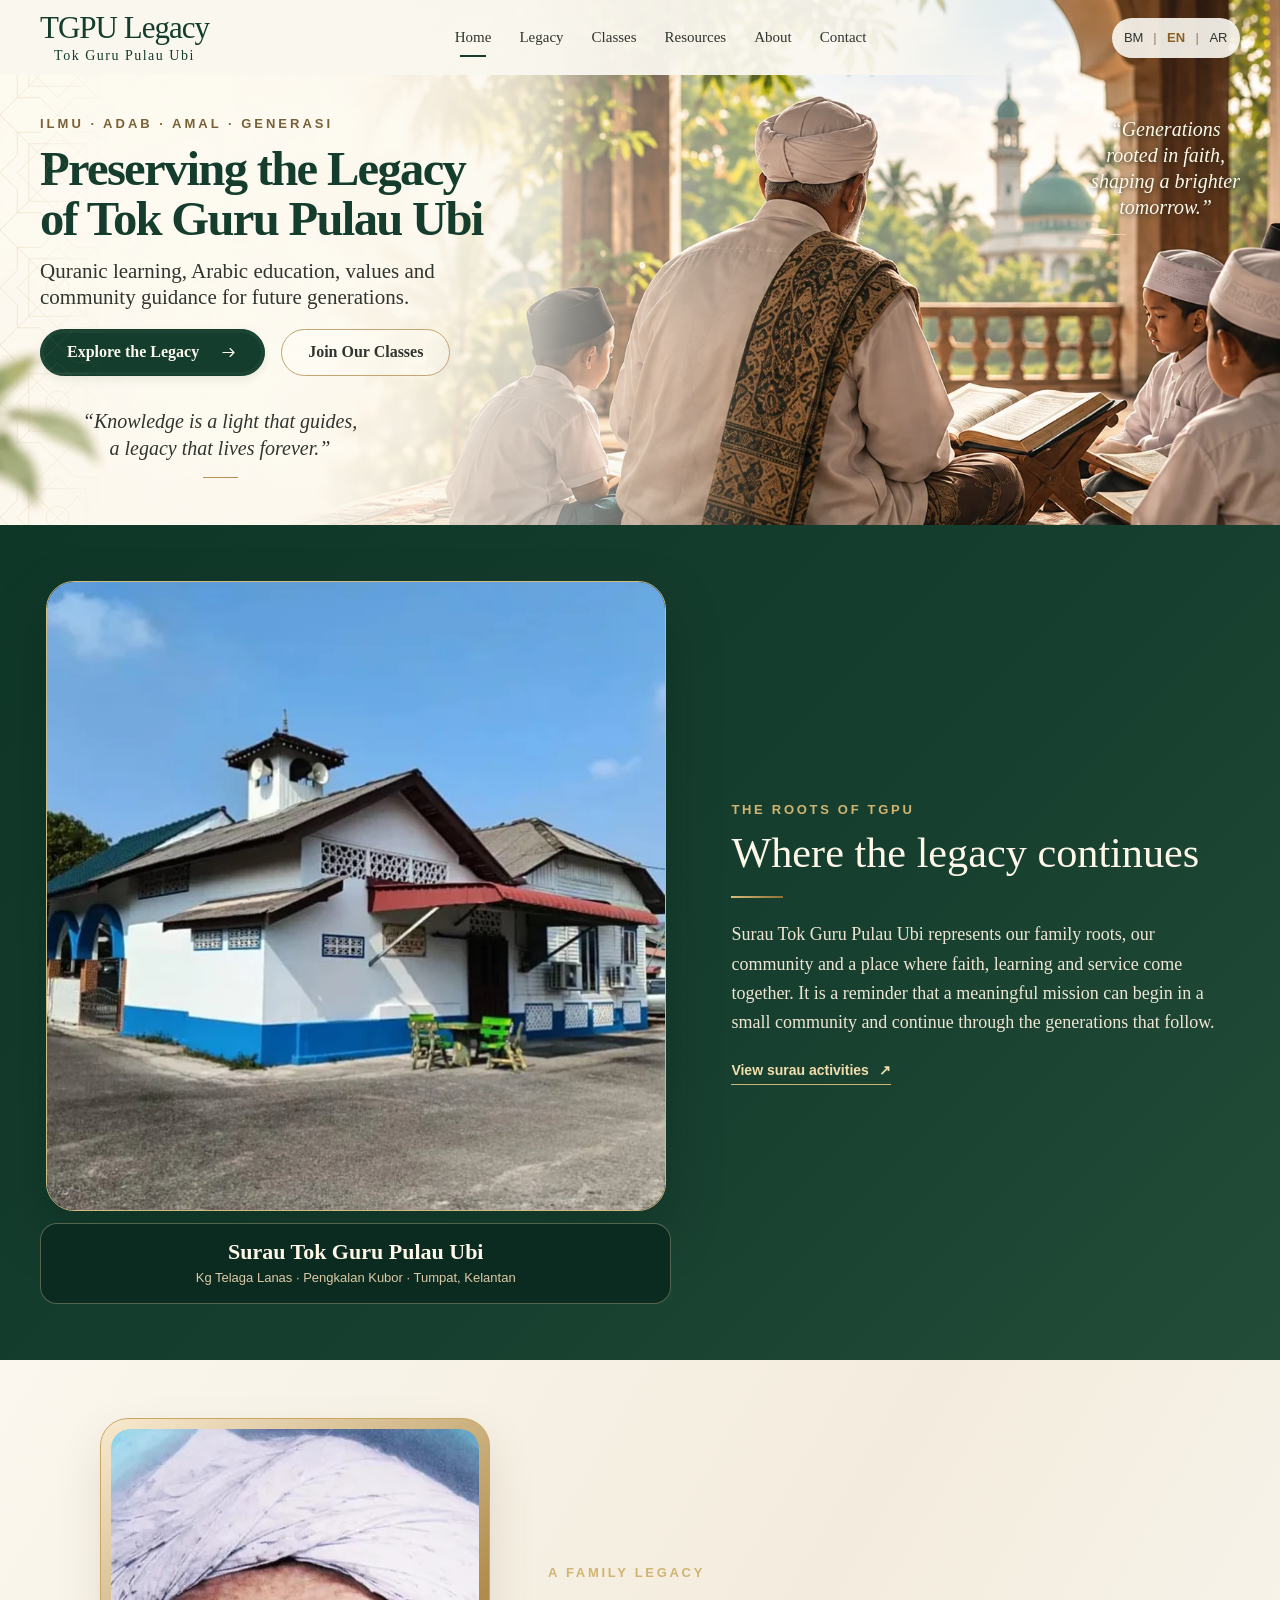
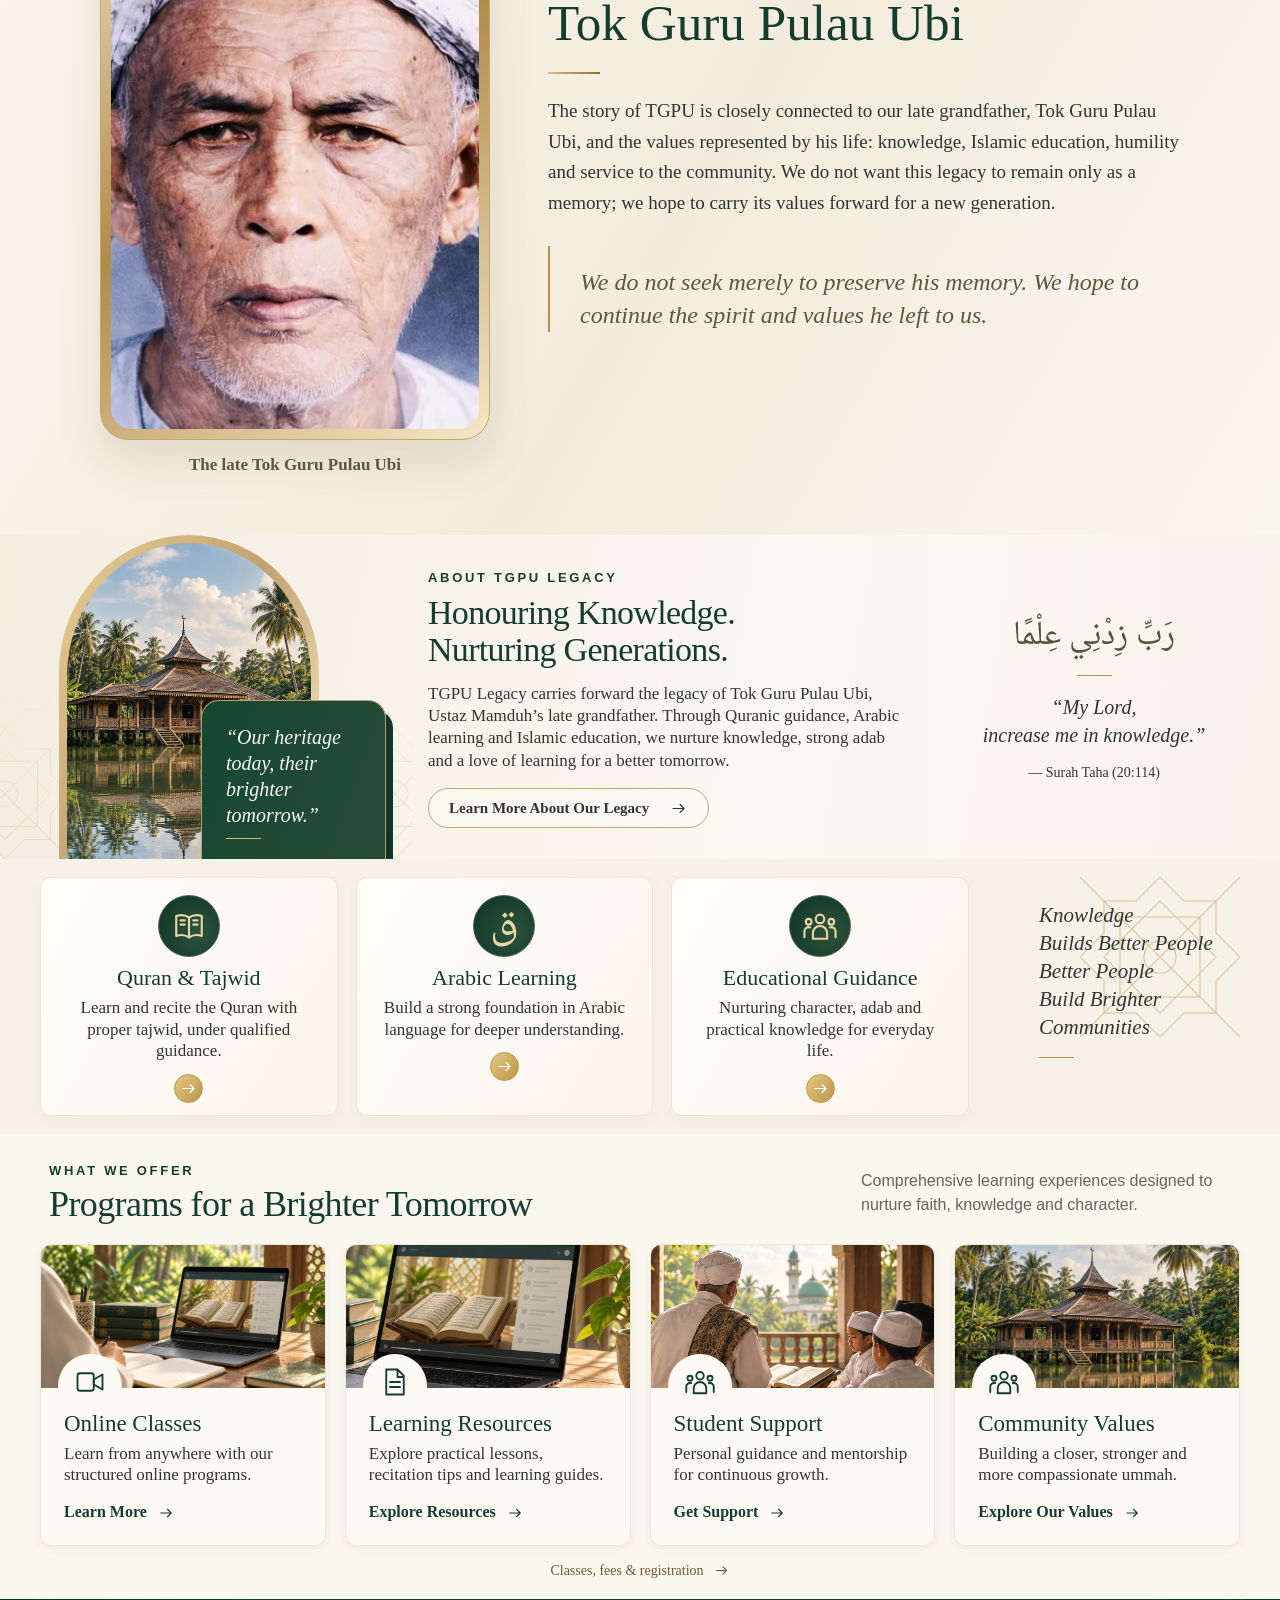
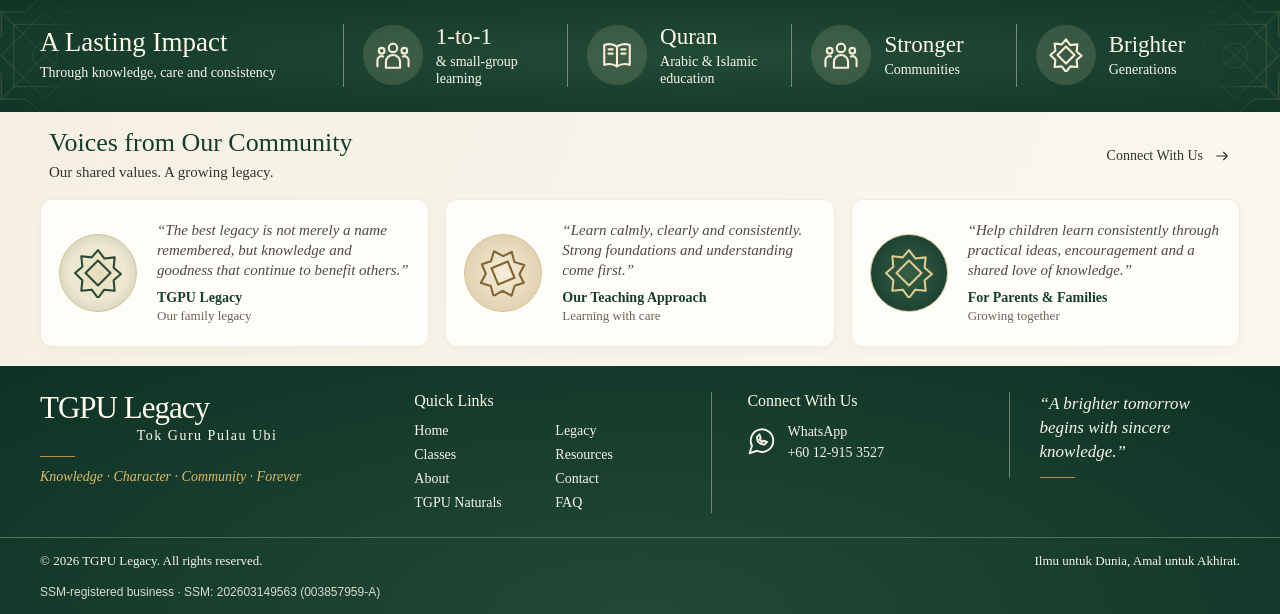
<file: en.html>
<!DOCTYPE html>
<html lang="en">
<head>
  <meta charset="UTF-8">
  <meta name="viewport" content="width=device-width, initial-scale=1.0">
  <meta name="description" content="Online Quran, Tajwid, Iqra’, Hifz, Arabic and Islamic Education classes for children, teenagers and adults. Based in Malaysia and available online.">
  <meta name="keywords" content="online Quran classes, Quran teacher online, Tajwid classes, Iqra classes, Hifz classes, Arabic classes online, Islamic Education online, Malaysia Quran teacher, TGPU Legacy">
  <meta name="author" content="TGPU Legacy">
  <meta name="theme-color" content="#123b2c">
  <meta name="robots" content="index, follow, max-image-preview:large">
  <meta name="googlebot" content="index, follow, max-image-preview:large">
  <meta name="language" content="en">
  <link rel="canonical" href="https://mamduhsaffin.github.io/tgpu-legacy/en.html">
  <link rel="icon" type="image/png" sizes="512x512" href="assets/favicon-512.png">
  <link rel="apple-touch-icon" href="assets/favicon-512.png">
  <link rel="preload" as="image" href="assets/tgpu-logo.png">
  <link rel="alternate" hreflang="ms-MY" href="https://mamduhsaffin.github.io/tgpu-legacy/">
  <link rel="alternate" hreflang="en" href="https://mamduhsaffin.github.io/tgpu-legacy/en.html">
  <link rel="alternate" hreflang="ar" href="https://mamduhsaffin.github.io/tgpu-legacy/ar.html">
  <link rel="alternate" hreflang="x-default" href="https://mamduhsaffin.github.io/tgpu-legacy/">

  <meta property="og:title" content="TGPU Legacy | Online Quran Classes">
  <meta property="og:description" content="Quran, Tajwid, Hifz, Arabic and Islamic Education classes online from Malaysia.">
  <meta property="og:type" content="website">
  <meta property="og:locale" content="en_US">
  <meta property="og:url" content="https://mamduhsaffin.github.io/tgpu-legacy/en.html">
  <meta property="og:image" content="https://mamduhsaffin.github.io/tgpu-legacy/assets/tgpu-social-preview.jpg">
  <meta property="og:image:width" content="1200">
  <meta property="og:image:height" content="630">
  <meta property="og:image:alt" content="TGPU Legacy — Tok Guru Pulau Ubi, online Quran classes from Malaysia">
  <meta property="og:site_name" content="TGPU Legacy">
  <meta name="twitter:card" content="summary_large_image">
  <meta name="twitter:image" content="https://mamduhsaffin.github.io/tgpu-legacy/assets/tgpu-social-preview.jpg">
  <meta name="twitter:title" content="TGPU Legacy | Online Quran Classes">
  <meta name="twitter:description" content="Quran, Tajwid, Hifz, Arabic and Islamic Education classes online from Malaysia.">

  <title>TGPU Legacy | Online Quran Classes from Malaysia</title>

  <link rel="stylesheet" href="assets/legacy/styles.css"><link rel="preload" as="image" href="assets/legacy/hero.webp"><script type="application/ld+json">{"@context":"https://schema.org","@type":"EducationalOrganization","name":"TGPU Legacy","alternateName":"Tok Guru Pulau Ubi Legacy","url":"https://mamduhsaffin.github.io/tgpu-legacy/","logo":"https://mamduhsaffin.github.io/tgpu-legacy/assets/tgpu-logo.png","telephone":"+60129153527","inLanguage":"en"}</script></head><body data-classes="classes-en.html">
<a class="skip-link" href="#main">Skip to content</a>
<header class="site-header"><div class="nav-shell wrap"><a class="brand" href="en.html" aria-label="TGPU Legacy"><span class="brand-name">TGPU Legacy<small>Tok Guru Pulau Ubi</small></span></a><nav id="main-nav" class="main-nav" aria-label="Open navigation"><a href="#home" aria-current="page">Home</a><a href="#legacy" >Legacy</a><a href="classes-en.html" >Classes</a><a href="learn-en.html" >Resources</a><a href="#about" >About</a><a href="#contact" >Contact</a></nav><div class="lang-switch" aria-label="Language"><a href="index.html" lang="ms" hreflang="ms" >BM</a><span aria-hidden="true">|</span><a href="en.html" lang="en" hreflang="en" aria-current="page">EN</a><span aria-hidden="true">|</span><a href="ar.html" lang="ar" hreflang="ar" >AR</a></div><button class="menu-toggle" aria-label="Open navigation" aria-controls="main-nav" aria-expanded="false"><span></span><span></span><span></span></button></div></header>
<main id="main">
<section class="hero" id="home"><img class="hero-image" src="assets/legacy/hero.webp" width="1536" height="512" alt="Illustrative Quran lesson on a sunlit Malay veranda, with a teacher seen from behind and young learners." fetchpriority="high"><div class="hero-wash"></div><div class="wrap hero-inner"><div class="hero-copy"><p class="eyebrow">ILMU · ADAB · AMAL · GENERASI</p><h1>Preserving the Legacy<br>of Tok Guru Pulau Ubi</h1><p class="hero-lead">Quranic learning, Arabic education, values and community guidance for future generations.</p><div class="hero-actions"><a class="button button-green" href="#legacy">Explore the Legacy<svg class="icon " viewBox="0 0 24 24" fill="none" stroke="currentColor" stroke-width="1.5" stroke-linecap="round" stroke-linejoin="round" aria-hidden="true"><path d="M5 12h14m-5-5 5 5-5 5"/></svg></a><a class="button button-outline" href="classes-en.html">Join Our Classes</a></div><blockquote class="hero-quote">“Knowledge is a light that guides,<br>a legacy that lives forever.”<span class="gold-rule"></span></blockquote></div><p class="hero-side">“Generations<br>rooted in faith,<br>shaping a brighter<br>tomorrow.”<span class="gold-rule"></span></p></div></section>
<section class="about" id="legacy"><span id="about" class="anchor"></span><div class="wrap about-grid"><div class="heritage-art"><div class="heritage-arch"><img src="assets/legacy/heritage.webp" alt="Illustrative traditional Malay surau beside water and palm trees." width="768" height="768" loading="lazy"></div><blockquote class="heritage-note">“Our heritage<br>today, their<br>brighter tomorrow.”<span class="gold-rule"></span></blockquote></div><div class="about-copy"><p class="eyebrow">ABOUT TGPU LEGACY</p><h2>Honouring Knowledge.<br>Nurturing Generations.</h2><p>TGPU Legacy carries forward the legacy of Tok Guru Pulau Ubi, Ustaz Mamduh’s late grandfather. Through Quranic guidance, Arabic learning and Islamic education, we nurture knowledge, strong adab and a love of learning for a better tomorrow.</p><a class="button button-outline" href="learn-en.html#legacy">Learn More About Our Legacy<svg class="icon " viewBox="0 0 24 24" fill="none" stroke="currentColor" stroke-width="1.5" stroke-linecap="round" stroke-linejoin="round" aria-hidden="true"><path d="M5 12h14m-5-5 5 5-5 5"/></svg></a></div><blockquote class="quran-verse"><p lang="ar" dir="rtl">رَبِّ زِدْنِي عِلْمًا</p><span class="gold-rule"></span><em>“My Lord,<br>increase me in knowledge.”</em><cite>— Surah Taha (20:114)</cite></blockquote></div></section>
<section class="pillars" aria-label="Classes, fees & registration"><div class="wrap pillar-grid"><a class="pillar-card" href="classes-en.html#classes"><span class="pillar-icon"><svg class="icon " viewBox="0 0 24 24" fill="none" stroke="currentColor" stroke-width="1.5" stroke-linecap="round" stroke-linejoin="round" aria-hidden="true"><path d="M12 6c-3-2-6-2-9-1v14c3-1 6-1 9 1 3-2 6-2 9-1V5c-3-1-6-1-9 1Z"/><path d="M12 6v14M6 8h3m-3 3h3m6-3h3m-3 3h3"/></svg></span><h3>Quran & Tajwid</h3><p>Learn and recite the Quran with proper tajwid, under qualified guidance.</p><span class="round-arrow"><svg class="icon " viewBox="0 0 24 24" fill="none" stroke="currentColor" stroke-width="1.5" stroke-linecap="round" stroke-linejoin="round" aria-hidden="true"><path d="M5 12h14m-5-5 5 5-5 5"/></svg></span></a><a class="pillar-card" href="learn-en.html#arabic"><span class="pillar-icon"><span class="arabic-letter" lang="ar">ق</span></span><h3>Arabic Learning</h3><p>Build a strong foundation in Arabic language for deeper understanding.</p><span class="round-arrow"><svg class="icon " viewBox="0 0 24 24" fill="none" stroke="currentColor" stroke-width="1.5" stroke-linecap="round" stroke-linejoin="round" aria-hidden="true"><path d="M5 12h14m-5-5 5 5-5 5"/></svg></span></a><a class="pillar-card" href="learn-en.html#parents"><span class="pillar-icon"><svg class="icon " viewBox="0 0 24 24" fill="none" stroke="currentColor" stroke-width="1.5" stroke-linecap="round" stroke-linejoin="round" aria-hidden="true"><circle cx="12" cy="7" r="3"/><circle cx="4" cy="9" r="2"/><circle cx="20" cy="9" r="2"/><path d="M7 21v-4a5 5 0 0 1 10 0v4ZM1 20v-4a3 3 0 0 1 4-3m18 7v-4a3 3 0 0 0-4-3"/></svg></span><h3>Educational Guidance</h3><p>Nurturing character, adab and practical knowledge for everyday life.</p><span class="round-arrow"><svg class="icon " viewBox="0 0 24 24" fill="none" stroke="currentColor" stroke-width="1.5" stroke-linecap="round" stroke-linejoin="round" aria-hidden="true"><path d="M5 12h14m-5-5 5 5-5 5"/></svg></span></a><p class="knowledge-note">Knowledge<br>Builds Better People<br>Better People<br>Build Brighter<br>Communities<span class="gold-rule"></span></p></div></section>
<section class="programs" id="classes"><span id="programs"></span><div class="wrap"><div class="program-heading"><div><p class="eyebrow">WHAT WE OFFER</p><h2>Programs for a Brighter Tomorrow</h2></div><p>Comprehensive learning experiences designed to nurture faith, knowledge and character.</p></div><div class="program-grid"><article class="program-card"><a class="program-image image-0" href="classes-en.html" tabindex="-1" aria-hidden="true"><img src="assets/legacy/learning.webp" width="768" height="512" alt="" loading="lazy"></a><div class="program-copy"><span class="program-icon"><svg class="icon " viewBox="0 0 24 24" fill="none" stroke="currentColor" stroke-width="1.5" stroke-linecap="round" stroke-linejoin="round" aria-hidden="true"><rect x="2" y="5" width="13" height="14" rx="2"/><path d="m15 10 7-4v12l-7-4Z"/></svg></span><h3>Online Classes</h3><p>Learn from anywhere with our structured online programs.</p><a href="classes-en.html">Learn More<svg class="icon " viewBox="0 0 24 24" fill="none" stroke="currentColor" stroke-width="1.5" stroke-linecap="round" stroke-linejoin="round" aria-hidden="true"><path d="M5 12h14m-5-5 5 5-5 5"/></svg></a></div></article><article class="program-card"><a class="program-image image-1" href="learn-en.html" tabindex="-1" aria-hidden="true"><img src="assets/legacy/learning.webp" width="768" height="512" alt="" loading="lazy"></a><div class="program-copy"><span class="program-icon"><svg class="icon " viewBox="0 0 24 24" fill="none" stroke="currentColor" stroke-width="1.5" stroke-linecap="round" stroke-linejoin="round" aria-hidden="true"><path d="M5 2h9l5 5v15H5ZM14 2v6h5M8 12h8m-8 4h8"/></svg></span><h3>Learning Resources</h3><p>Explore practical lessons, recitation tips and learning guides.</p><a href="learn-en.html">Explore Resources<svg class="icon " viewBox="0 0 24 24" fill="none" stroke="currentColor" stroke-width="1.5" stroke-linecap="round" stroke-linejoin="round" aria-hidden="true"><path d="M5 12h14m-5-5 5 5-5 5"/></svg></a></div></article><article class="program-card"><a class="program-image image-2" href="classes-en.html#register" tabindex="-1" aria-hidden="true"><img src="assets/legacy/hero.webp" width="768" height="512" alt="" loading="lazy"></a><div class="program-copy"><span class="program-icon"><svg class="icon " viewBox="0 0 24 24" fill="none" stroke="currentColor" stroke-width="1.5" stroke-linecap="round" stroke-linejoin="round" aria-hidden="true"><circle cx="12" cy="7" r="3"/><circle cx="4" cy="9" r="2"/><circle cx="20" cy="9" r="2"/><path d="M7 21v-4a5 5 0 0 1 10 0v4ZM1 20v-4a3 3 0 0 1 4-3m18 7v-4a3 3 0 0 0-4-3"/></svg></span><h3>Student Support</h3><p>Personal guidance and mentorship for continuous growth.</p><a href="classes-en.html#register">Get Support<svg class="icon " viewBox="0 0 24 24" fill="none" stroke="currentColor" stroke-width="1.5" stroke-linecap="round" stroke-linejoin="round" aria-hidden="true"><path d="M5 12h14m-5-5 5 5-5 5"/></svg></a></div></article><article class="program-card"><a class="program-image image-3" href="learn-en.html#legacy" tabindex="-1" aria-hidden="true"><img src="assets/legacy/heritage.webp" width="768" height="512" alt="" loading="lazy"></a><div class="program-copy"><span class="program-icon"><svg class="icon " viewBox="0 0 24 24" fill="none" stroke="currentColor" stroke-width="1.5" stroke-linecap="round" stroke-linejoin="round" aria-hidden="true"><circle cx="12" cy="7" r="3"/><circle cx="4" cy="9" r="2"/><circle cx="20" cy="9" r="2"/><path d="M7 21v-4a5 5 0 0 1 10 0v4ZM1 20v-4a3 3 0 0 1 4-3m18 7v-4a3 3 0 0 0-4-3"/></svg></span><h3>Community Values</h3><p>Building a closer, stronger and more compassionate ummah.</p><a href="learn-en.html#legacy">Explore Our Values<svg class="icon " viewBox="0 0 24 24" fill="none" stroke="currentColor" stroke-width="1.5" stroke-linecap="round" stroke-linejoin="round" aria-hidden="true"><path d="M5 12h14m-5-5 5 5-5 5"/></svg></a></div></article></div><a class="class-details-link" href="classes-en.html#pricing">Classes, fees & registration<svg class="icon " viewBox="0 0 24 24" fill="none" stroke="currentColor" stroke-width="1.5" stroke-linecap="round" stroke-linejoin="round" aria-hidden="true"><path d="M5 12h14m-5-5 5 5-5 5"/></svg></a></div></section>
<section class="impact"><div class="wrap impact-grid"><div class="impact-intro"><h2>A Lasting Impact</h2><p>Through knowledge, care and consistency</p></div><div class="impact-item"><span><svg class="icon " viewBox="0 0 24 24" fill="none" stroke="currentColor" stroke-width="1.5" stroke-linecap="round" stroke-linejoin="round" aria-hidden="true"><circle cx="12" cy="7" r="3"/><circle cx="4" cy="9" r="2"/><circle cx="20" cy="9" r="2"/><path d="M7 21v-4a5 5 0 0 1 10 0v4ZM1 20v-4a3 3 0 0 1 4-3m18 7v-4a3 3 0 0 0-4-3"/></svg></span><div><h3>1-to-1</h3><p>& small-group learning</p></div></div><div class="impact-item"><span><svg class="icon " viewBox="0 0 24 24" fill="none" stroke="currentColor" stroke-width="1.5" stroke-linecap="round" stroke-linejoin="round" aria-hidden="true"><path d="M12 6c-3-2-6-2-9-1v14c3-1 6-1 9 1 3-2 6-2 9-1V5c-3-1-6-1-9 1Z"/><path d="M12 6v14M6 8h3m-3 3h3m6-3h3m-3 3h3"/></svg></span><div><h3>Quran</h3><p>Arabic & Islamic education</p></div></div><div class="impact-item"><span><svg class="icon " viewBox="0 0 24 24" fill="none" stroke="currentColor" stroke-width="1.5" stroke-linecap="round" stroke-linejoin="round" aria-hidden="true"><circle cx="12" cy="7" r="3"/><circle cx="4" cy="9" r="2"/><circle cx="20" cy="9" r="2"/><path d="M7 21v-4a5 5 0 0 1 10 0v4ZM1 20v-4a3 3 0 0 1 4-3m18 7v-4a3 3 0 0 0-4-3"/></svg></span><div><h3>Stronger</h3><p>Communities</p></div></div><div class="impact-item"><span><svg class="icon " viewBox="0 0 24 24" fill="none" stroke="currentColor" stroke-width="1.5" stroke-linecap="round" stroke-linejoin="round" aria-hidden="true"><path d="m12 1 3 4 5-.5-.5 5 3.5 3-3.5 3 .5 5-5-.5-3 4-3-4-5 .5.5-5L1 12l3.5-3-.5-5 5 .5Z"/><path d="m12 6 6 6-6 6-6-6Z"/></svg></span><div><h3>Brighter</h3><p>Generations</p></div></div></div></section>
<section class="community" id="community"><div class="wrap"><div class="community-heading"><div><h2>Voices from Our Community</h2><p>Our shared values. A growing legacy.</p></div><a href="https://wa.me/60129153527" target="_blank" rel="noopener">Connect With Us<svg class="icon " viewBox="0 0 24 24" fill="none" stroke="currentColor" stroke-width="1.5" stroke-linecap="round" stroke-linejoin="round" aria-hidden="true"><path d="M5 12h14m-5-5 5 5-5 5"/></svg></a></div><div class="community-grid"><figure class="voice-card"><span class="community-avatar avatar-0" aria-hidden="true"><svg class="icon " viewBox="0 0 24 24" fill="none" stroke="currentColor" stroke-width="1.5" stroke-linecap="round" stroke-linejoin="round" aria-hidden="true"><path d="m12 1 3 4 5-.5-.5 5 3.5 3-3.5 3 .5 5-5-.5-3 4-3-4-5 .5.5-5L1 12l3.5-3-.5-5 5 .5Z"/><path d="m12 6 6 6-6 6-6-6Z"/></svg></span><div><blockquote>“The best legacy is not merely a name remembered, but knowledge and goodness that continue to benefit others.”</blockquote><figcaption><strong>TGPU Legacy</strong><span>Our family legacy</span></figcaption></div></figure><figure class="voice-card"><span class="community-avatar avatar-1" aria-hidden="true"><svg class="icon " viewBox="0 0 24 24" fill="none" stroke="currentColor" stroke-width="1.5" stroke-linecap="round" stroke-linejoin="round" aria-hidden="true"><path d="m12 1 3 4 5-.5-.5 5 3.5 3-3.5 3 .5 5-5-.5-3 4-3-4-5 .5.5-5L1 12l3.5-3-.5-5 5 .5Z"/><path d="m12 6 6 6-6 6-6-6Z"/></svg></span><div><blockquote>“Learn calmly, clearly and consistently. Strong foundations and understanding come first.”</blockquote><figcaption><strong>Our Teaching Approach</strong><span>Learning with care</span></figcaption></div></figure><figure class="voice-card"><span class="community-avatar avatar-2" aria-hidden="true"><svg class="icon " viewBox="0 0 24 24" fill="none" stroke="currentColor" stroke-width="1.5" stroke-linecap="round" stroke-linejoin="round" aria-hidden="true"><path d="m12 1 3 4 5-.5-.5 5 3.5 3-3.5 3 .5 5-5-.5-3 4-3-4-5 .5.5-5L1 12l3.5-3-.5-5 5 .5Z"/><path d="m12 6 6 6-6 6-6-6Z"/></svg></span><div><blockquote>“Help children learn consistently through practical ideas, encouragement and a shared love of knowledge.”</blockquote><figcaption><strong>For Parents & Families</strong><span>Growing together</span></figcaption></div></figure></div></div></section>
</main>
<footer id="contact"><div class="wrap footer-main"><div><a class="brand footer-brand" href="en.html"><span class="brand-name">TGPU Legacy<small>Tok Guru Pulau Ubi</small></span></a><span class="gold-rule"></span><p class="footer-tag">Knowledge · Character · Community · Forever</p></div><div class="footer-nav"><h3>Quick Links</h3><div><a href="#home" aria-current="page">Home</a><a href="#legacy" >Legacy</a><a href="classes-en.html" >Classes</a><a href="learn-en.html" >Resources</a><a href="#about" >About</a><a href="#contact" >Contact</a><a href="wellness/?lang=en">TGPU Naturals</a><a href="classes-en.html#faq">FAQ</a></div></div><div class="footer-contact"><h3>Connect With Us</h3><a class="whatsapp" href="https://wa.me/60129153527" target="_blank" rel="noopener"><svg class="icon " viewBox="0 0 24 24" fill="none" stroke="currentColor" stroke-width="1.5" stroke-linecap="round" stroke-linejoin="round" aria-hidden="true"><path d="M21 11a9 9 0 0 1-13 8l-6 2 2-6A9 9 0 1 1 21 11Z"/><path d="M8 8c0 4 2 6 6 6l2-2-3-1-1 1-2-2 1-1-1-3Z"/></svg><span>WhatsApp<br><bdi>+60 12-915 3527</bdi></span></a></div><blockquote class="footer-quote">“A brighter tomorrow<br>begins with sincere knowledge.”<span class="gold-rule"></span></blockquote></div><div class="footer-bottom"><div class="wrap"><p>© <span data-year>2026</span> TGPU Legacy. All rights reserved.</p><p>Ilmu untuk Dunia, Amal untuk Akhirat.</p></div></div><div class="wrap business-info"><a href="classes-en.html#ssm">SSM-registered business · SSM: <bdi>202603149563 (003857959-A)</bdi></a></div></footer>
<script src="assets/legacy/site.js" defer></script></body></html>
</file>
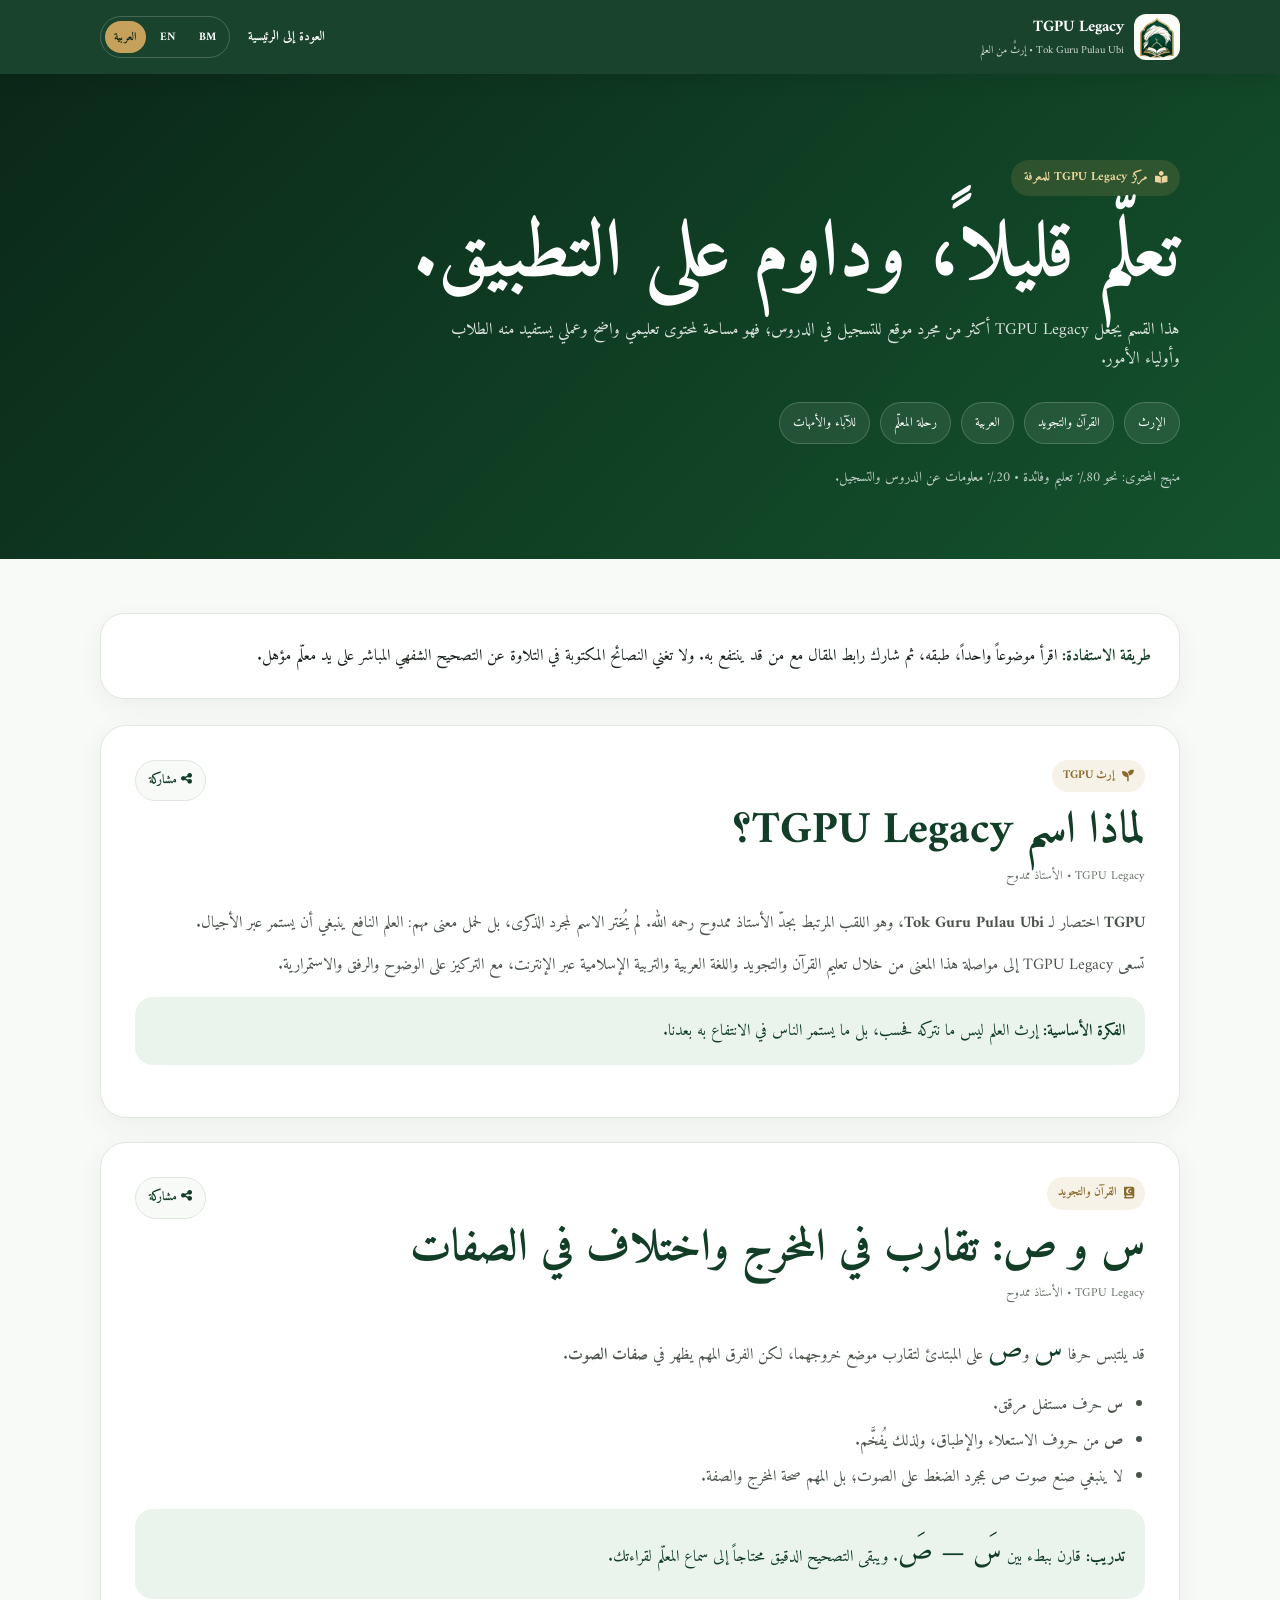
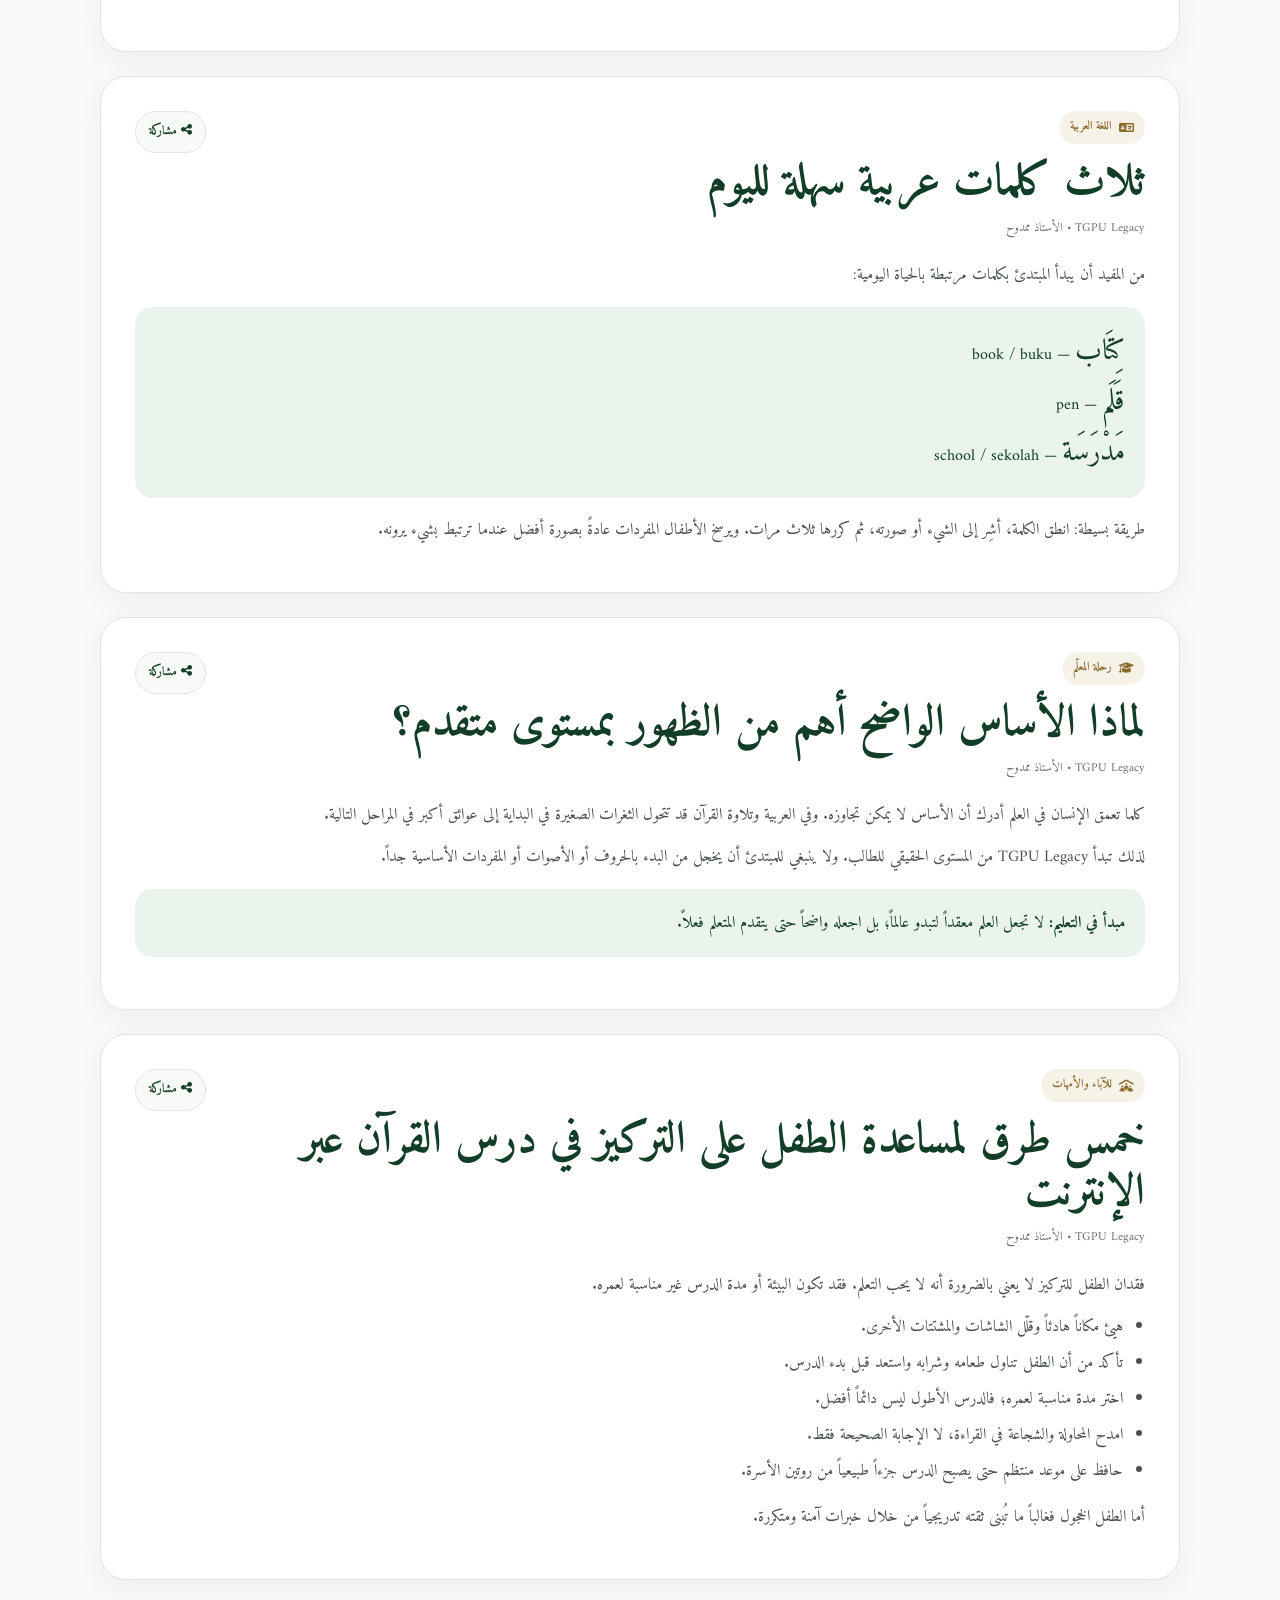
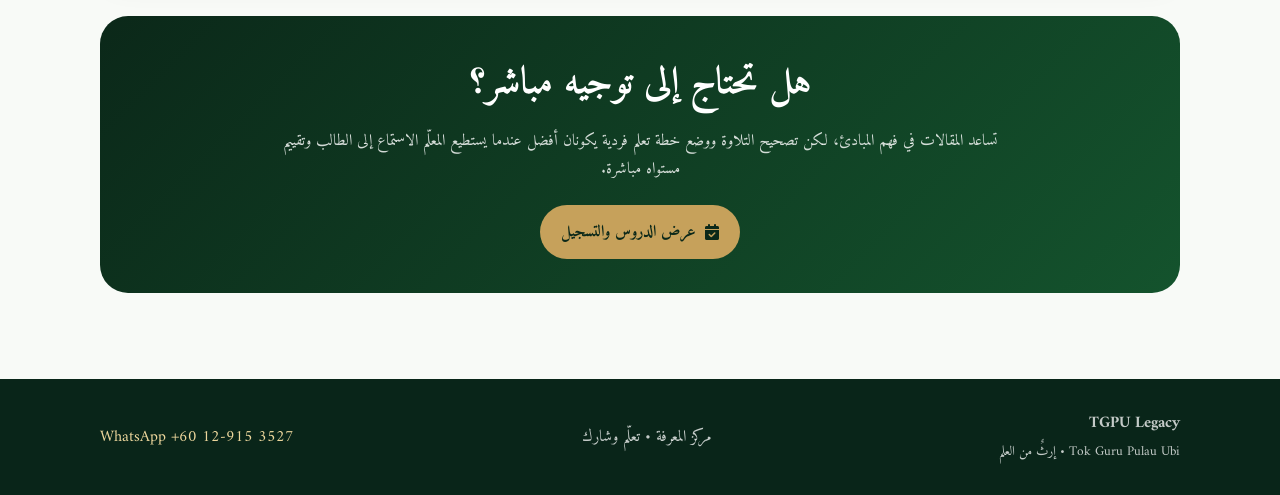
<file: learn-ar.html>
<!DOCTYPE html>
<html lang="ar" dir="rtl">
<head>
  <meta charset="UTF-8">
  <meta name="viewport" content="width=device-width, initial-scale=1.0">
  <meta name="description" content="مركز TGPU Legacy للمعرفة: مقالات عملية مختصرة عن القرآن والتجويد واللغة العربية وتربية الأبناء ورحلة التعليم وإرث Tok Guru Pulau Ubi.">
  <meta name="keywords" content="TGPU Legacy, نصائح التجويد, تعلم القرآن عن بعد, العربية للمبتدئين, تربية الأبناء والقرآن, Tok Guru Pulau Ubi">
  <meta name="author" content="TGPU Legacy">
  <meta name="robots" content="index, follow, max-image-preview:large">
  <meta name="theme-color" content="#123d26">
  <link rel="canonical" href="https://mamduhsaffin.github.io/tgpu-legacy/learn-ar.html">
  <link rel="alternate" hreflang="ms-MY" href="https://mamduhsaffin.github.io/tgpu-legacy/learn.html">
  <link rel="alternate" hreflang="en" href="https://mamduhsaffin.github.io/tgpu-legacy/learn-en.html">
  <link rel="alternate" hreflang="ar" href="https://mamduhsaffin.github.io/tgpu-legacy/learn-ar.html">
  <link rel="alternate" hreflang="x-default" href="https://mamduhsaffin.github.io/tgpu-legacy/learn.html">
  <link rel="icon" type="image/png" sizes="512x512" href="assets/favicon-512.png">
  <meta property="og:title" content="مركز TGPU Legacy للمعرفة | القرآن والتجويد والعربية وتربية الأبناء">
  <meta property="og:description" content="مركز TGPU Legacy للمعرفة: مقالات عملية مختصرة عن القرآن والتجويد واللغة العربية وتربية الأبناء ورحلة التعليم وإرث Tok Guru Pulau Ubi.">
  <meta property="og:type" content="website">
  <meta property="og:url" content="https://mamduhsaffin.github.io/tgpu-legacy/learn-ar.html">
  <meta property="og:image" content="https://mamduhsaffin.github.io/tgpu-legacy/assets/tgpu-social-preview.jpg">
  <meta name="twitter:card" content="summary_large_image">
  <title>مركز TGPU Legacy للمعرفة | القرآن والتجويد والعربية وتربية الأبناء</title>
  <link rel="preconnect" href="https://fonts.googleapis.com">
  <link rel="preconnect" href="https://fonts.gstatic.com" crossorigin>
  <link href="https://fonts.googleapis.com/css2?family=Amiri:wght@400;700&family=Poppins:wght@300;400;500;600;700&display=swap" rel="stylesheet">
  <link rel="stylesheet" href="https://cdnjs.cloudflare.com/ajax/libs/font-awesome/6.5.2/css/all.min.css">
  <style>
    :root{--green-950:#0b2819;--green-900:#123d26;--green-800:#14532d;--green-700:#1f6b3a;--green-100:#eaf4ed;--gold:#c6a15b;--gold-light:#ecd69c;--ink:#17211a;--muted:#667067;--paper:#f8faf7;--white:#fff;--line:#dfe7df;--shadow:0 18px 55px rgba(18,61,38,.12);--radius:22px}
    *{box-sizing:border-box;margin:0;padding:0}html{scroll-behavior:smooth}body{font-family:"Poppins",sans-serif;color:var(--ink);background:var(--paper);line-height:1.75}html[dir="rtl"] body{font-family:"Amiri","Poppins",sans-serif}
    a{color:inherit}.container{width:min(1080px,calc(100% - 36px));margin:auto}
    header{position:sticky;top:0;z-index:30;background:rgba(18,61,38,.97);color:#fff;box-shadow:0 4px 20px rgba(0,0,0,.1)}
    .nav{min-height:74px;display:flex;align-items:center;gap:18px}.brand{display:flex;align-items:center;gap:10px;text-decoration:none;font-weight:700}.brand img{width:46px;height:46px;border-radius:12px;background:#fff}
    .brand small{display:block;font-size:.68rem;font-weight:400;opacity:.8}.spacer{flex:1}.langs{display:flex;gap:5px;padding:4px;border:1px solid rgba(255,255,255,.2);border-radius:999px}.langs a{font-size:.72rem;font-weight:700;text-decoration:none;padding:6px 9px;border-radius:999px}.langs .active{background:var(--gold);color:var(--green-950)}
    .home-link{text-decoration:none;font-size:.82rem;font-weight:600}
    .hero{padding:86px 0 68px;background:linear-gradient(135deg,var(--green-950),var(--green-800));color:#fff}
    .eyebrow{display:inline-flex;align-items:center;gap:8px;padding:7px 13px;border-radius:999px;background:rgba(198,161,91,.16);color:var(--gold-light);font-size:.78rem;font-weight:700}
    .hero h1{font-family:"Amiri",serif;font-size:clamp(2.8rem,7vw,5rem);line-height:1.05;margin:18px 0}.hero p{max-width:760px;color:rgba(255,255,255,.84);font-size:1.04rem}.hero-note{margin-top:22px;font-size:.86rem;color:rgba(255,255,255,.72)}
    .pill-nav{display:flex;gap:10px;flex-wrap:wrap;margin-top:28px}.pill-nav a{padding:9px 13px;border-radius:999px;background:rgba(255,255,255,.08);border:1px solid rgba(255,255,255,.18);text-decoration:none;font-size:.8rem}
    main{padding:54px 0 86px}.intro{background:#fff;border:1px solid var(--line);border-radius:24px;padding:28px;margin-bottom:26px;box-shadow:0 8px 25px rgba(18,61,38,.05)}.intro strong{color:var(--green-900)}
    .article{background:#fff;border:1px solid var(--line);border-radius:26px;padding:34px;margin:0 0 24px;box-shadow:0 8px 28px rgba(18,61,38,.055);scroll-margin-top:92px}
    .article-top{display:flex;justify-content:space-between;gap:20px;align-items:flex-start}.tag{display:inline-flex;gap:7px;align-items:center;color:#8a6b2d;background:rgba(198,161,91,.14);border-radius:999px;padding:6px 11px;font-size:.74rem;font-weight:700}.article h2{font-family:"Amiri",serif;font-size:clamp(2rem,4vw,2.8rem);color:var(--green-900);line-height:1.15;margin:14px 0 8px}.meta{font-size:.76rem;color:var(--muted);margin-bottom:22px}.article p{color:#49534a;margin:0 0 14px}.article h3{color:var(--green-900);font-size:1.05rem;margin:22px 0 8px}.article ul{padding-right:22px;margin:10px 0 18px}.article li{margin-bottom:8px;color:#49534a}.lesson-box{background:var(--green-100);border-radius:18px;padding:20px;margin:18px 0;color:var(--green-900)}.arabic-word{font-family:"Amiri",serif;font-size:1.8rem;color:var(--green-900)}.share{border:1px solid var(--line);background:var(--paper);border-radius:999px;padding:9px 13px;cursor:pointer;font:inherit;font-size:.78rem;font-weight:700;color:var(--green-900);white-space:nowrap}
    .promo{margin-top:36px;background:linear-gradient(135deg,var(--green-950),var(--green-800));border-radius:28px;padding:34px;color:#fff;text-align:center}.promo h2{font-family:"Amiri",serif;font-size:2.4rem;margin-bottom:10px}.promo p{color:rgba(255,255,255,.82);max-width:720px;margin:0 auto 22px}.btn{display:inline-flex;align-items:center;gap:9px;text-decoration:none;font-weight:700;border-radius:999px;padding:13px 21px;background:var(--gold);color:var(--green-950)}
    footer{background:#092519;color:rgba(255,255,255,.76);padding:30px 0}.footer{display:flex;justify-content:space-between;gap:20px;align-items:center}.footer a{color:var(--gold-light);text-decoration:none}
    .toast{position:fixed;left:50%;bottom:24px;transform:translateX(-50%);background:#092519;color:#fff;padding:10px 16px;border-radius:999px;font-size:.8rem;opacity:0;pointer-events:none;transition:.2s}.toast.show{opacity:1}
    @media(max-width:720px){.brand small{display:none}.home-link{display:none}.article{padding:25px}.article-top{display:block}.share{margin-top:12px}.footer{display:grid}.langs a{padding:6px 7px}.hero{padding-top:66px}}
  </style>
</head>
<body>
<header><div class="container nav">
  <a class="brand" href="ar.html"><img src="assets/favicon-512.png" alt=""><span>TGPU Legacy<small>Tok Guru Pulau Ubi • إرثٌ من العلم</small></span></a>
  <div class="spacer"></div>
  <a class="home-link" href="ar.html">العودة إلى الرئيسية</a>
  <div class="langs">
    <a href="learn.html">BM</a>
    <a href="learn-en.html">EN</a>
    <a class="active" href="learn-ar.html">العربية</a>
  </div>
</div></header>
<section class="hero"><div class="container">
  <span class="eyebrow"><i class="fa-solid fa-book-open-reader"></i> مركز TGPU Legacy للمعرفة</span>
  <h1>تعلّم قليلاً، وداوم على التطبيق.</h1>
  <p>هذا القسم يجعل TGPU Legacy أكثر من مجرد موقع للتسجيل في الدروس؛ فهو مساحة لمحتوى تعليمي واضح وعملي يستفيد منه الطلاب وأولياء الأمور.</p>
  <div class="pill-nav">
    <a href="#legacy">الإرث</a><a href="#tajwid">القرآن والتجويد</a><a href="#arabic">العربية</a><a href="#journey">رحلة المعلّم</a><a href="#parents">للآباء والأمهات</a>
  </div>
  <div class="hero-note">منهج المحتوى: نحو 80٪ تعليم وفائدة • 20٪ معلومات عن الدروس والتسجيل.</div>
</div></section>
<main><div class="container">
  <div class="intro"><strong>طريقة الاستفادة:</strong> اقرأ موضوعاً واحداً، طبقه، ثم شارك رابط المقال مع من قد ينتفع به. ولا تغني النصائح المكتوبة في التلاوة عن التصحيح الشفهي المباشر على يد معلّم مؤهل.</div>
  
  <article class="article" id="legacy">
    <div class="article-top">
      <div><span class="tag"><i class="fa-solid fa-seedling"></i> إرث TGPU</span><h2>لماذا اسم TGPU Legacy؟</h2><div class="meta">TGPU Legacy • الأستاذ ممدوح</div></div>
      <button class="share" type="button" onclick="shareArticle('legacy', "لماذا اسم TGPU Legacy؟")"><i class="fa-solid fa-share-nodes"></i> مشاركة</button>
    </div>
    <p><strong>TGPU</strong> اختصار لـ <strong>Tok Guru Pulau Ubi</strong>، وهو اللقب المرتبط بجدّ الأستاذ ممدوح رحمه الله. لم يُختر الاسم لمجرد الذكرى، بل لحمل معنى مهم: العلم النافع ينبغي أن يستمر عبر الأجيال.</p><p>تسعى TGPU Legacy إلى مواصلة هذا المعنى من خلال تعليم القرآن والتجويد واللغة العربية والتربية الإسلامية عبر الإنترنت، مع التركيز على الوضوح والرفق والاستمرارية.</p><div class="lesson-box"><strong>الفكرة الأساسية:</strong> إرث العلم ليس ما نتركه فحسب، بل ما يستمر الناس في الانتفاع به بعدنا.</div>
  </article>

  <article class="article" id="tajwid">
    <div class="article-top">
      <div><span class="tag"><i class="fa-solid fa-book-quran"></i> القرآن والتجويد</span><h2>س و ص: تقارب في المخرج واختلاف في الصفات</h2><div class="meta">TGPU Legacy • الأستاذ ممدوح</div></div>
      <button class="share" type="button" onclick="shareArticle('tajwid', "س و ص: تقارب في المخرج واختلاف في الصفات")"><i class="fa-solid fa-share-nodes"></i> مشاركة</button>
    </div>
    <p>قد يلتبس حرفا <span class="arabic-word">س</span> و<span class="arabic-word">ص</span> على المبتدئ لتقارب موضع خروجهما، لكن الفرق المهم يظهر في <strong>صفات الصوت</strong>.</p><ul><li><strong>س</strong> حرف مستفل مرقق.</li><li><strong>ص</strong> من حروف الاستعلاء والإطباق، ولذلك يُفخَّم.</li><li>لا ينبغي صنع صوت ص بمجرد الضغط على الصوت؛ بل المهم صحة المخرج والصفة.</li></ul><div class="lesson-box"><strong>تدريب:</strong> قارن ببطء بين <span class="arabic-word">سَ — صَ</span>. ويبقى التصحيح الدقيق محتاجاً إلى سماع المعلّم لقراءتك.</div>
  </article>

  <article class="article" id="arabic">
    <div class="article-top">
      <div><span class="tag"><i class="fa-solid fa-language"></i> اللغة العربية</span><h2>ثلاث كلمات عربية سهلة لليوم</h2><div class="meta">TGPU Legacy • الأستاذ ممدوح</div></div>
      <button class="share" type="button" onclick="shareArticle('arabic', "ثلاث كلمات عربية سهلة لليوم")"><i class="fa-solid fa-share-nodes"></i> مشاركة</button>
    </div>
    <p>من المفيد أن يبدأ المبتدئ بكلمات مرتبطة بالحياة اليومية:</p><div class="lesson-box"><div><span class="arabic-word">كِتَاب</span> — book / buku</div><div><span class="arabic-word">قَلَم</span> — pen</div><div><span class="arabic-word">مَدْرَسَة</span> — school / sekolah</div></div><p>طريقة بسيطة: انطق الكلمة، أشِر إلى الشيء أو صورته، ثم كررها ثلاث مرات. ويرسخ الأطفال المفردات عادةً بصورة أفضل عندما ترتبط بشيء يرونه.</p>
  </article>

  <article class="article" id="journey">
    <div class="article-top">
      <div><span class="tag"><i class="fa-solid fa-graduation-cap"></i> رحلة المعلّم</span><h2>لماذا الأساس الواضح أهم من الظهور بمستوى متقدم؟</h2><div class="meta">TGPU Legacy • الأستاذ ممدوح</div></div>
      <button class="share" type="button" onclick="shareArticle('journey', "لماذا الأساس الواضح أهم من الظهور بمستوى متقدم؟")"><i class="fa-solid fa-share-nodes"></i> مشاركة</button>
    </div>
    <p>كلما تعمق الإنسان في العلم أدرك أن الأساس لا يمكن تجاوزه. وفي العربية وتلاوة القرآن قد تتحول الثغرات الصغيرة في البداية إلى عوائق أكبر في المراحل التالية.</p><p>لذلك تبدأ TGPU Legacy من المستوى الحقيقي للطالب. ولا ينبغي للمبتدئ أن يخجل من البدء بالحروف أو الأصوات أو المفردات الأساسية جداً.</p><div class="lesson-box"><strong>مبدأ في التعليم:</strong> لا تجعل العلم معقداً لتبدو عالماً؛ بل اجعله واضحاً حتى يتقدم المتعلم فعلاً.</div>
  </article>

  <article class="article" id="parents">
    <div class="article-top">
      <div><span class="tag"><i class="fa-solid fa-people-roof"></i> للآباء والأمهات</span><h2>خمس طرق لمساعدة الطفل على التركيز في درس القرآن عبر الإنترنت</h2><div class="meta">TGPU Legacy • الأستاذ ممدوح</div></div>
      <button class="share" type="button" onclick="shareArticle('parents', "خمس طرق لمساعدة الطفل على التركيز في درس القرآن عبر الإنترنت")"><i class="fa-solid fa-share-nodes"></i> مشاركة</button>
    </div>
    <p>فقدان الطفل للتركيز لا يعني بالضرورة أنه لا يحب التعلم. فقد تكون البيئة أو مدة الدرس غير مناسبة لعمره.</p><ul><li>هيئ مكاناً هادئاً وقلّل الشاشات والمشتتات الأخرى.</li><li>تأكد من أن الطفل تناول طعامه وشرابه واستعد قبل بدء الدرس.</li><li>اختر مدة مناسبة لعمره؛ فالدرس الأطول ليس دائماً أفضل.</li><li>امدح المحاولة والشجاعة في القراءة، لا الإجابة الصحيحة فقط.</li><li>حافظ على موعد منتظم حتى يصبح الدرس جزءاً طبيعياً من روتين الأسرة.</li></ul><p>أما الطفل الخجول فغالباً ما تُبنى ثقته تدريجياً من خلال خبرات آمنة ومتكررة.</p>
  </article>
  <section class="promo">
    <h2>هل تحتاج إلى توجيه مباشر؟</h2>
    <p>تساعد المقالات في فهم المبادئ، لكن تصحيح التلاوة ووضع خطة تعلم فردية يكونان أفضل عندما يستطيع المعلّم الاستماع إلى الطالب وتقييم مستواه مباشرة.</p>
    <a class="btn" href="ar.html#register"><i class="fa-solid fa-calendar-check"></i> عرض الدروس والتسجيل</a>
  </section>
</div></main>
<footer><div class="container footer"><div><strong>TGPU Legacy</strong><br><small>Tok Guru Pulau Ubi • إرثٌ من العلم</small></div><div>مركز المعرفة • تعلّم وشارك</div><div><a href="https://wa.me/60129153527">WhatsApp +60 12-915 3527</a></div></div></footer>
<div id="toast" class="toast">تم نسخ رابط المقال</div>
<script>
async function shareArticle(id,title){
  const url=location.origin+location.pathname+"#"+id;
  if(navigator.share){try{await navigator.share({title:title,url:url});return;}catch(e){}}
  try{await navigator.clipboard.writeText(url);const t=document.getElementById("toast");t.classList.add("show");setTimeout(()=>t.classList.remove("show"),1800);}catch(e){prompt("Link:",url);}
}
</script>
</body></html>
</file>
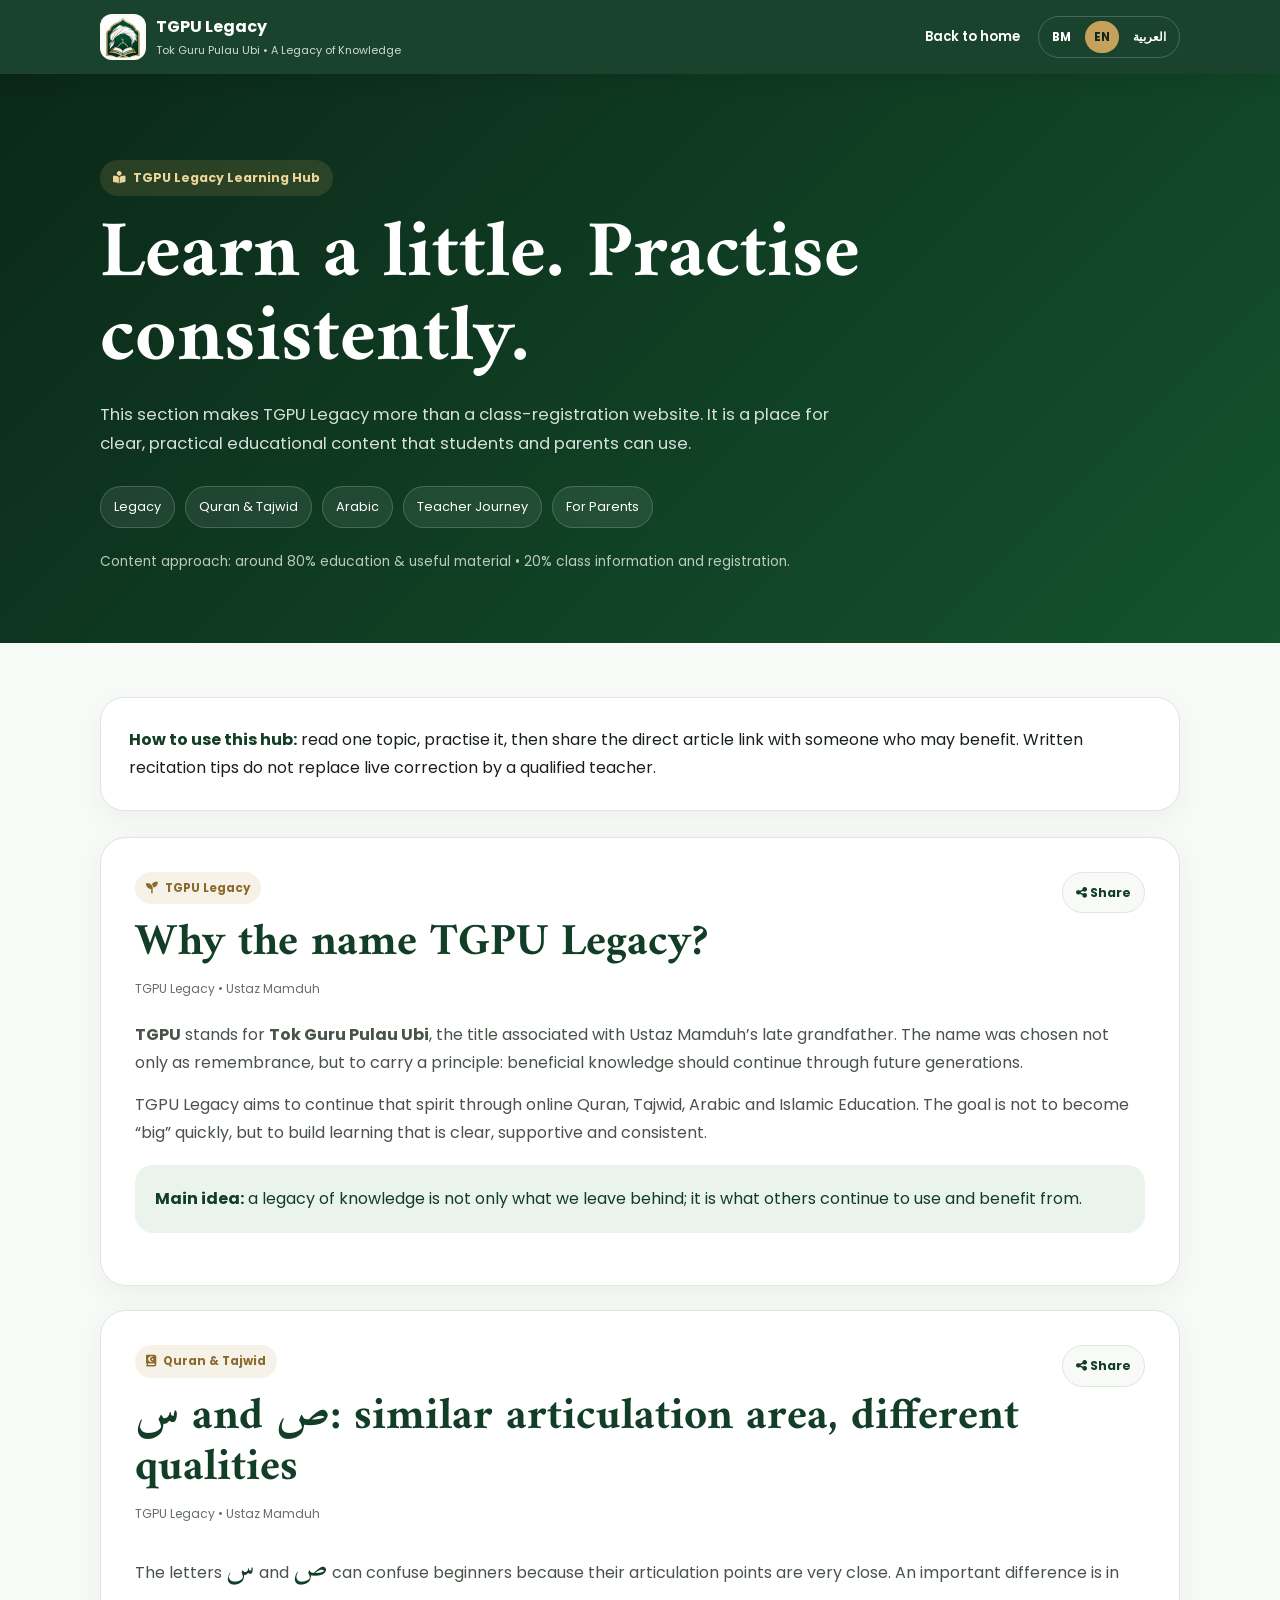
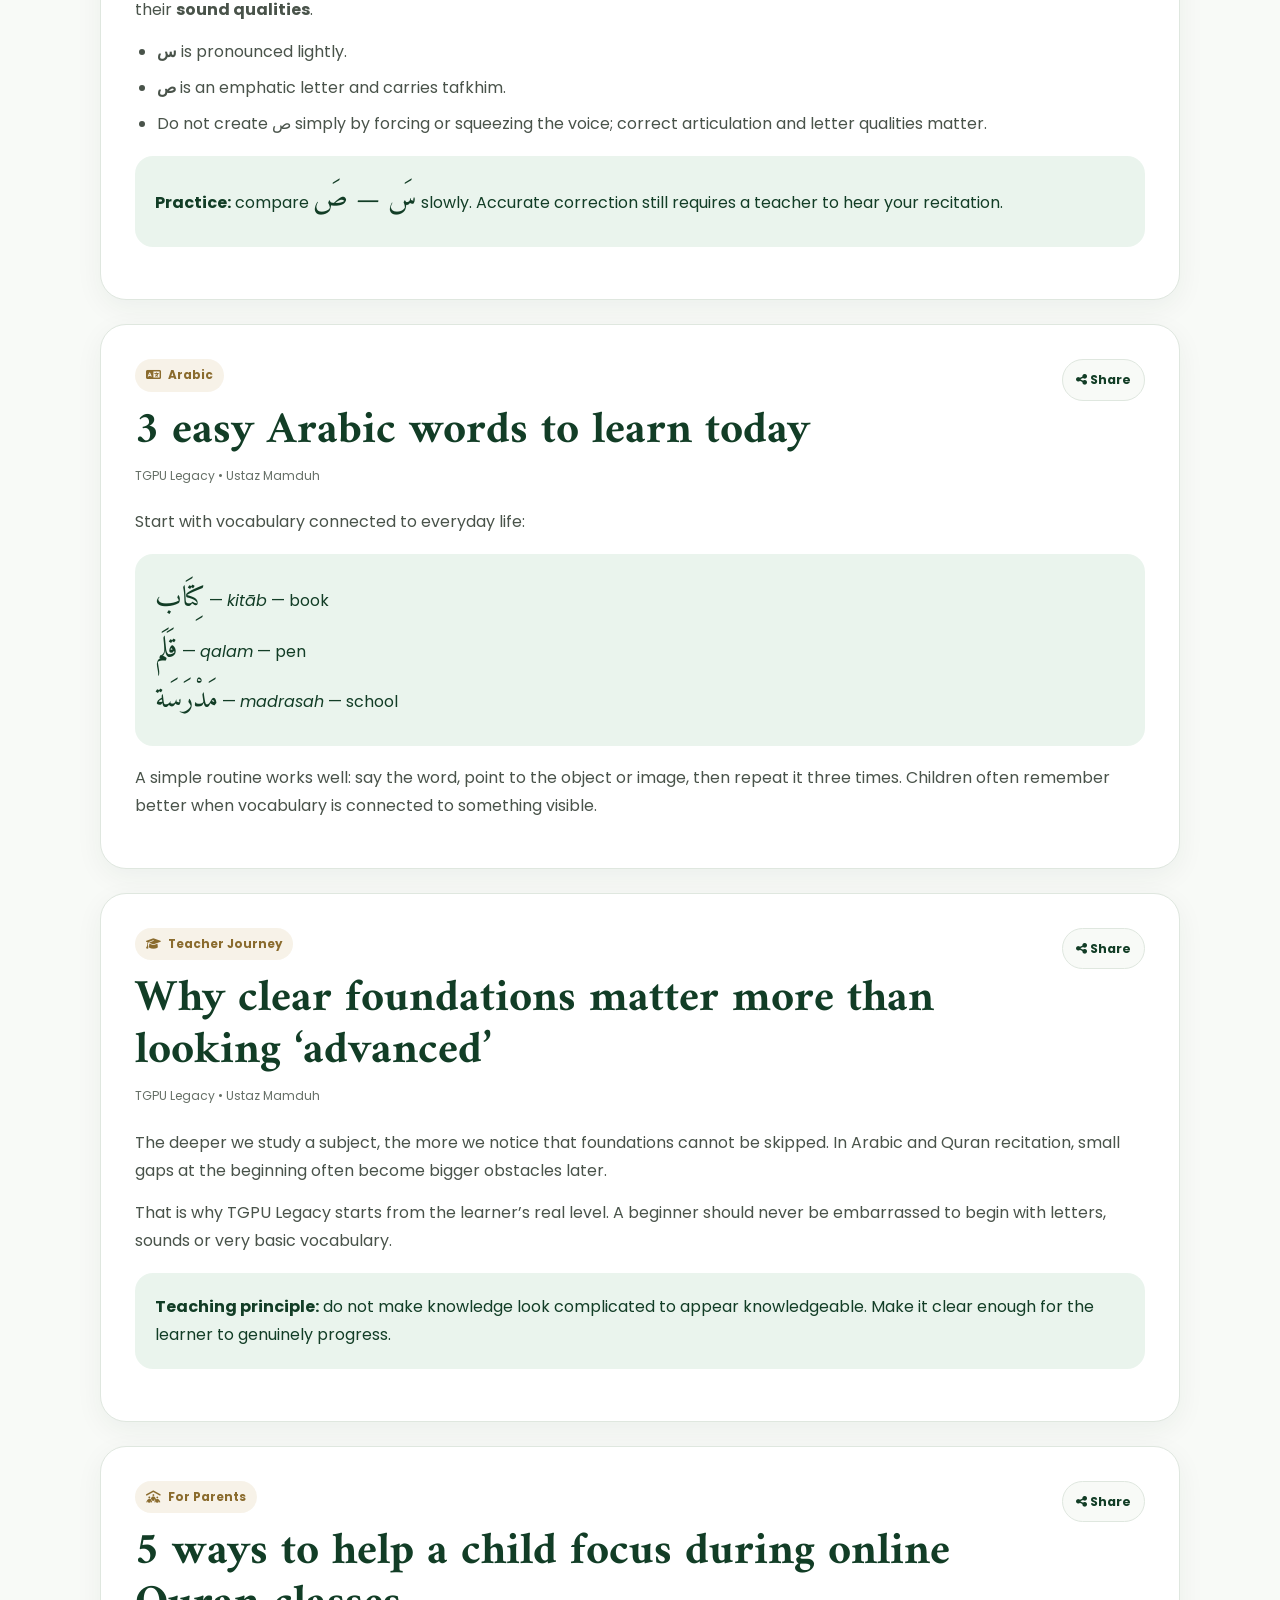
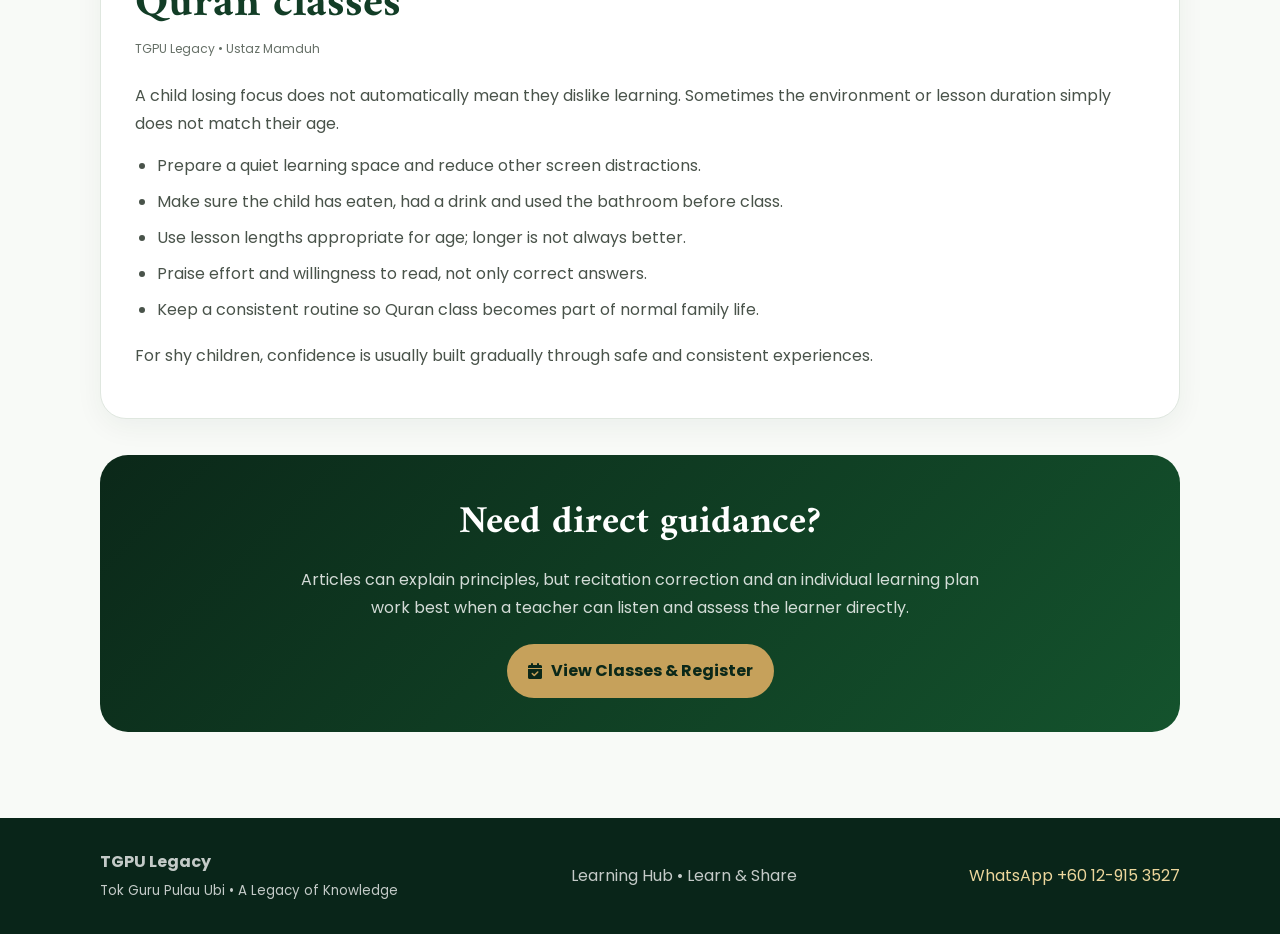
<file: learn-en.html>
<!DOCTYPE html>
<html lang="en">
<head>
  <meta charset="UTF-8">
  <meta name="viewport" content="width=device-width, initial-scale=1.0">
  <meta name="description" content="TGPU Legacy Learning Hub: short practical articles on Quran, Tajwid, Arabic, parenting, teaching and the Tok Guru Pulau Ubi legacy.">
  <meta name="keywords" content="TGPU Legacy, Tajwid tips, learn Quran online, beginner Arabic, Quran parenting tips, Tok Guru Pulau Ubi">
  <meta name="author" content="TGPU Legacy">
  <meta name="robots" content="index, follow, max-image-preview:large">
  <meta name="theme-color" content="#123d26">
  <link rel="canonical" href="https://mamduhsaffin.github.io/tgpu-legacy/learn-en.html">
  <link rel="alternate" hreflang="ms-MY" href="https://mamduhsaffin.github.io/tgpu-legacy/learn.html">
  <link rel="alternate" hreflang="en" href="https://mamduhsaffin.github.io/tgpu-legacy/learn-en.html">
  <link rel="alternate" hreflang="ar" href="https://mamduhsaffin.github.io/tgpu-legacy/learn-ar.html">
  <link rel="alternate" hreflang="x-default" href="https://mamduhsaffin.github.io/tgpu-legacy/learn.html">
  <link rel="icon" type="image/png" sizes="512x512" href="assets/favicon-512.png">
  <meta property="og:title" content="TGPU Legacy Learning Hub | Quran, Tajwid, Arabic & Parenting">
  <meta property="og:description" content="TGPU Legacy Learning Hub: short practical articles on Quran, Tajwid, Arabic, parenting, teaching and the Tok Guru Pulau Ubi legacy.">
  <meta property="og:type" content="website">
  <meta property="og:url" content="https://mamduhsaffin.github.io/tgpu-legacy/learn-en.html">
  <meta property="og:image" content="https://mamduhsaffin.github.io/tgpu-legacy/assets/tgpu-social-preview.jpg">
  <meta name="twitter:card" content="summary_large_image">
  <title>TGPU Legacy Learning Hub | Quran, Tajwid, Arabic & Parenting</title>
  <link rel="preconnect" href="https://fonts.googleapis.com">
  <link rel="preconnect" href="https://fonts.gstatic.com" crossorigin>
  <link href="https://fonts.googleapis.com/css2?family=Amiri:wght@400;700&family=Poppins:wght@300;400;500;600;700&display=swap" rel="stylesheet">
  <link rel="stylesheet" href="https://cdnjs.cloudflare.com/ajax/libs/font-awesome/6.5.2/css/all.min.css">
  <style>
    :root{--green-950:#0b2819;--green-900:#123d26;--green-800:#14532d;--green-700:#1f6b3a;--green-100:#eaf4ed;--gold:#c6a15b;--gold-light:#ecd69c;--ink:#17211a;--muted:#667067;--paper:#f8faf7;--white:#fff;--line:#dfe7df;--shadow:0 18px 55px rgba(18,61,38,.12);--radius:22px}
    *{box-sizing:border-box;margin:0;padding:0}html{scroll-behavior:smooth}body{font-family:"Poppins",sans-serif;color:var(--ink);background:var(--paper);line-height:1.75}html[dir="rtl"] body{font-family:"Amiri","Poppins",sans-serif}
    a{color:inherit}.container{width:min(1080px,calc(100% - 36px));margin:auto}
    header{position:sticky;top:0;z-index:30;background:rgba(18,61,38,.97);color:#fff;box-shadow:0 4px 20px rgba(0,0,0,.1)}
    .nav{min-height:74px;display:flex;align-items:center;gap:18px}.brand{display:flex;align-items:center;gap:10px;text-decoration:none;font-weight:700}.brand img{width:46px;height:46px;border-radius:12px;background:#fff}
    .brand small{display:block;font-size:.68rem;font-weight:400;opacity:.8}.spacer{flex:1}.langs{display:flex;gap:5px;padding:4px;border:1px solid rgba(255,255,255,.2);border-radius:999px}.langs a{font-size:.72rem;font-weight:700;text-decoration:none;padding:6px 9px;border-radius:999px}.langs .active{background:var(--gold);color:var(--green-950)}
    .home-link{text-decoration:none;font-size:.82rem;font-weight:600}
    .hero{padding:86px 0 68px;background:linear-gradient(135deg,var(--green-950),var(--green-800));color:#fff}
    .eyebrow{display:inline-flex;align-items:center;gap:8px;padding:7px 13px;border-radius:999px;background:rgba(198,161,91,.16);color:var(--gold-light);font-size:.78rem;font-weight:700}
    .hero h1{font-family:"Amiri",serif;font-size:clamp(2.8rem,7vw,5rem);line-height:1.05;margin:18px 0}.hero p{max-width:760px;color:rgba(255,255,255,.84);font-size:1.04rem}.hero-note{margin-top:22px;font-size:.86rem;color:rgba(255,255,255,.72)}
    .pill-nav{display:flex;gap:10px;flex-wrap:wrap;margin-top:28px}.pill-nav a{padding:9px 13px;border-radius:999px;background:rgba(255,255,255,.08);border:1px solid rgba(255,255,255,.18);text-decoration:none;font-size:.8rem}
    main{padding:54px 0 86px}.intro{background:#fff;border:1px solid var(--line);border-radius:24px;padding:28px;margin-bottom:26px;box-shadow:0 8px 25px rgba(18,61,38,.05)}.intro strong{color:var(--green-900)}
    .article{background:#fff;border:1px solid var(--line);border-radius:26px;padding:34px;margin:0 0 24px;box-shadow:0 8px 28px rgba(18,61,38,.055);scroll-margin-top:92px}
    .article-top{display:flex;justify-content:space-between;gap:20px;align-items:flex-start}.tag{display:inline-flex;gap:7px;align-items:center;color:#8a6b2d;background:rgba(198,161,91,.14);border-radius:999px;padding:6px 11px;font-size:.74rem;font-weight:700}.article h2{font-family:"Amiri",serif;font-size:clamp(2rem,4vw,2.8rem);color:var(--green-900);line-height:1.15;margin:14px 0 8px}.meta{font-size:.76rem;color:var(--muted);margin-bottom:22px}.article p{color:#49534a;margin:0 0 14px}.article h3{color:var(--green-900);font-size:1.05rem;margin:22px 0 8px}.article ul{padding-left:22px;margin:10px 0 18px}.article li{margin-bottom:8px;color:#49534a}.lesson-box{background:var(--green-100);border-radius:18px;padding:20px;margin:18px 0;color:var(--green-900)}.arabic-word{font-family:"Amiri",serif;font-size:1.8rem;color:var(--green-900)}.share{border:1px solid var(--line);background:var(--paper);border-radius:999px;padding:9px 13px;cursor:pointer;font:inherit;font-size:.78rem;font-weight:700;color:var(--green-900);white-space:nowrap}
    .promo{margin-top:36px;background:linear-gradient(135deg,var(--green-950),var(--green-800));border-radius:28px;padding:34px;color:#fff;text-align:center}.promo h2{font-family:"Amiri",serif;font-size:2.4rem;margin-bottom:10px}.promo p{color:rgba(255,255,255,.82);max-width:720px;margin:0 auto 22px}.btn{display:inline-flex;align-items:center;gap:9px;text-decoration:none;font-weight:700;border-radius:999px;padding:13px 21px;background:var(--gold);color:var(--green-950)}
    footer{background:#092519;color:rgba(255,255,255,.76);padding:30px 0}.footer{display:flex;justify-content:space-between;gap:20px;align-items:center}.footer a{color:var(--gold-light);text-decoration:none}
    .toast{position:fixed;left:50%;bottom:24px;transform:translateX(-50%);background:#092519;color:#fff;padding:10px 16px;border-radius:999px;font-size:.8rem;opacity:0;pointer-events:none;transition:.2s}.toast.show{opacity:1}
    @media(max-width:720px){.brand small{display:none}.home-link{display:none}.article{padding:25px}.article-top{display:block}.share{margin-top:12px}.footer{display:grid}.langs a{padding:6px 7px}.hero{padding-top:66px}}
  </style>
</head>
<body>
<header><div class="container nav">
  <a class="brand" href="en.html"><img src="assets/favicon-512.png" alt=""><span>TGPU Legacy<small>Tok Guru Pulau Ubi • A Legacy of Knowledge</small></span></a>
  <div class="spacer"></div>
  <a class="home-link" href="en.html">Back to home</a>
  <div class="langs">
    <a href="learn.html">BM</a>
    <a class="active" href="learn-en.html">EN</a>
    <a href="learn-ar.html">العربية</a>
  </div>
</div></header>
<section class="hero"><div class="container">
  <span class="eyebrow"><i class="fa-solid fa-book-open-reader"></i> TGPU Legacy Learning Hub</span>
  <h1>Learn a little. Practise consistently.</h1>
  <p>This section makes TGPU Legacy more than a class-registration website. It is a place for clear, practical educational content that students and parents can use.</p>
  <div class="pill-nav">
    <a href="#legacy">Legacy</a><a href="#tajwid">Quran & Tajwid</a><a href="#arabic">Arabic</a><a href="#journey">Teacher Journey</a><a href="#parents">For Parents</a>
  </div>
  <div class="hero-note">Content approach: around 80% education & useful material • 20% class information and registration.</div>
</div></section>
<main><div class="container">
  <div class="intro"><strong>How to use this hub:</strong> read one topic, practise it, then share the direct article link with someone who may benefit. Written recitation tips do not replace live correction by a qualified teacher.</div>
  
  <article class="article" id="legacy">
    <div class="article-top">
      <div><span class="tag"><i class="fa-solid fa-seedling"></i> TGPU Legacy</span><h2>Why the name TGPU Legacy?</h2><div class="meta">TGPU Legacy • Ustaz Mamduh</div></div>
      <button class="share" type="button" onclick="shareArticle('legacy', "Why the name TGPU Legacy?")"><i class="fa-solid fa-share-nodes"></i> Share</button>
    </div>
    <p><strong>TGPU</strong> stands for <strong>Tok Guru Pulau Ubi</strong>, the title associated with Ustaz Mamduh’s late grandfather. The name was chosen not only as remembrance, but to carry a principle: beneficial knowledge should continue through future generations.</p><p>TGPU Legacy aims to continue that spirit through online Quran, Tajwid, Arabic and Islamic Education. The goal is not to become “big” quickly, but to build learning that is clear, supportive and consistent.</p><div class="lesson-box"><strong>Main idea:</strong> a legacy of knowledge is not only what we leave behind; it is what others continue to use and benefit from.</div>
  </article>

  <article class="article" id="tajwid">
    <div class="article-top">
      <div><span class="tag"><i class="fa-solid fa-book-quran"></i> Quran & Tajwid</span><h2>س and ص: similar articulation area, different qualities</h2><div class="meta">TGPU Legacy • Ustaz Mamduh</div></div>
      <button class="share" type="button" onclick="shareArticle('tajwid', "س and ص: similar articulation area, different qualities")"><i class="fa-solid fa-share-nodes"></i> Share</button>
    </div>
    <p>The letters <span class="arabic-word">س</span> and <span class="arabic-word">ص</span> can confuse beginners because their articulation points are very close. An important difference is in their <strong>sound qualities</strong>.</p><ul><li><strong>س</strong> is pronounced lightly.</li><li><strong>ص</strong> is an emphatic letter and carries tafkhim.</li><li>Do not create ص simply by forcing or squeezing the voice; correct articulation and letter qualities matter.</li></ul><div class="lesson-box"><strong>Practice:</strong> compare <span class="arabic-word">سَ — صَ</span> slowly. Accurate correction still requires a teacher to hear your recitation.</div>
  </article>

  <article class="article" id="arabic">
    <div class="article-top">
      <div><span class="tag"><i class="fa-solid fa-language"></i> Arabic</span><h2>3 easy Arabic words to learn today</h2><div class="meta">TGPU Legacy • Ustaz Mamduh</div></div>
      <button class="share" type="button" onclick="shareArticle('arabic', "3 easy Arabic words to learn today")"><i class="fa-solid fa-share-nodes"></i> Share</button>
    </div>
    <p>Start with vocabulary connected to everyday life:</p><div class="lesson-box"><div><span class="arabic-word">كِتَاب</span> — <em>kitāb</em> — book</div><div><span class="arabic-word">قَلَم</span> — <em>qalam</em> — pen</div><div><span class="arabic-word">مَدْرَسَة</span> — <em>madrasah</em> — school</div></div><p>A simple routine works well: say the word, point to the object or image, then repeat it three times. Children often remember better when vocabulary is connected to something visible.</p>
  </article>

  <article class="article" id="journey">
    <div class="article-top">
      <div><span class="tag"><i class="fa-solid fa-graduation-cap"></i> Teacher Journey</span><h2>Why clear foundations matter more than looking ‘advanced’</h2><div class="meta">TGPU Legacy • Ustaz Mamduh</div></div>
      <button class="share" type="button" onclick="shareArticle('journey', "Why clear foundations matter more than looking ‘advanced’")"><i class="fa-solid fa-share-nodes"></i> Share</button>
    </div>
    <p>The deeper we study a subject, the more we notice that foundations cannot be skipped. In Arabic and Quran recitation, small gaps at the beginning often become bigger obstacles later.</p><p>That is why TGPU Legacy starts from the learner’s real level. A beginner should never be embarrassed to begin with letters, sounds or very basic vocabulary.</p><div class="lesson-box"><strong>Teaching principle:</strong> do not make knowledge look complicated to appear knowledgeable. Make it clear enough for the learner to genuinely progress.</div>
  </article>

  <article class="article" id="parents">
    <div class="article-top">
      <div><span class="tag"><i class="fa-solid fa-people-roof"></i> For Parents</span><h2>5 ways to help a child focus during online Quran classes</h2><div class="meta">TGPU Legacy • Ustaz Mamduh</div></div>
      <button class="share" type="button" onclick="shareArticle('parents', "5 ways to help a child focus during online Quran classes")"><i class="fa-solid fa-share-nodes"></i> Share</button>
    </div>
    <p>A child losing focus does not automatically mean they dislike learning. Sometimes the environment or lesson duration simply does not match their age.</p><ul><li>Prepare a quiet learning space and reduce other screen distractions.</li><li>Make sure the child has eaten, had a drink and used the bathroom before class.</li><li>Use lesson lengths appropriate for age; longer is not always better.</li><li>Praise effort and willingness to read, not only correct answers.</li><li>Keep a consistent routine so Quran class becomes part of normal family life.</li></ul><p>For shy children, confidence is usually built gradually through safe and consistent experiences.</p>
  </article>
  <section class="promo">
    <h2>Need direct guidance?</h2>
    <p>Articles can explain principles, but recitation correction and an individual learning plan work best when a teacher can listen and assess the learner directly.</p>
    <a class="btn" href="en.html#register"><i class="fa-solid fa-calendar-check"></i> View Classes & Register</a>
  </section>
</div></main>
<footer><div class="container footer"><div><strong>TGPU Legacy</strong><br><small>Tok Guru Pulau Ubi • A Legacy of Knowledge</small></div><div>Learning Hub • Learn & Share</div><div><a href="https://wa.me/60129153527">WhatsApp +60 12-915 3527</a></div></div></footer>
<div id="toast" class="toast">Article link copied</div>
<script>
async function shareArticle(id,title){
  const url=location.origin+location.pathname+"#"+id;
  if(navigator.share){try{await navigator.share({title:title,url:url});return;}catch(e){}}
  try{await navigator.clipboard.writeText(url);const t=document.getElementById("toast");t.classList.add("show");setTimeout(()=>t.classList.remove("show"),1800);}catch(e){prompt("Link:",url);}
}
</script>
</body></html>
</file>
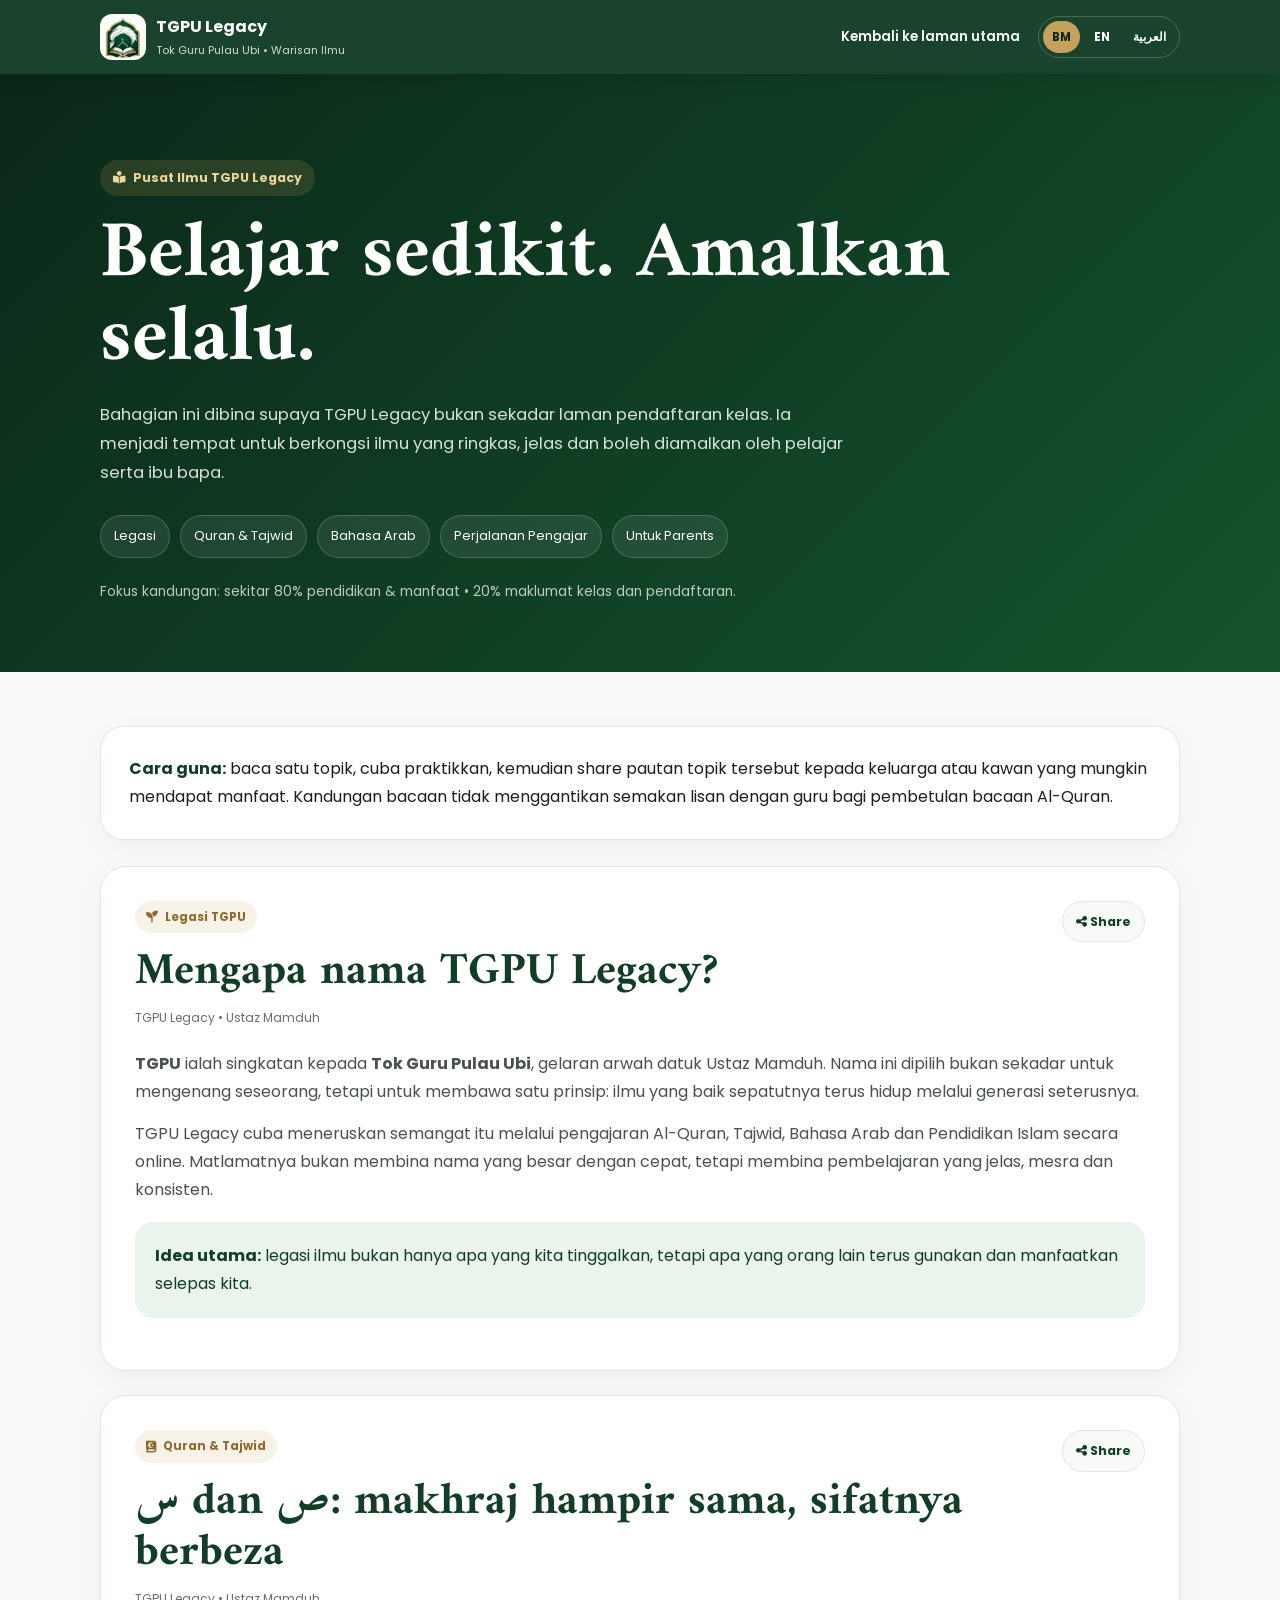
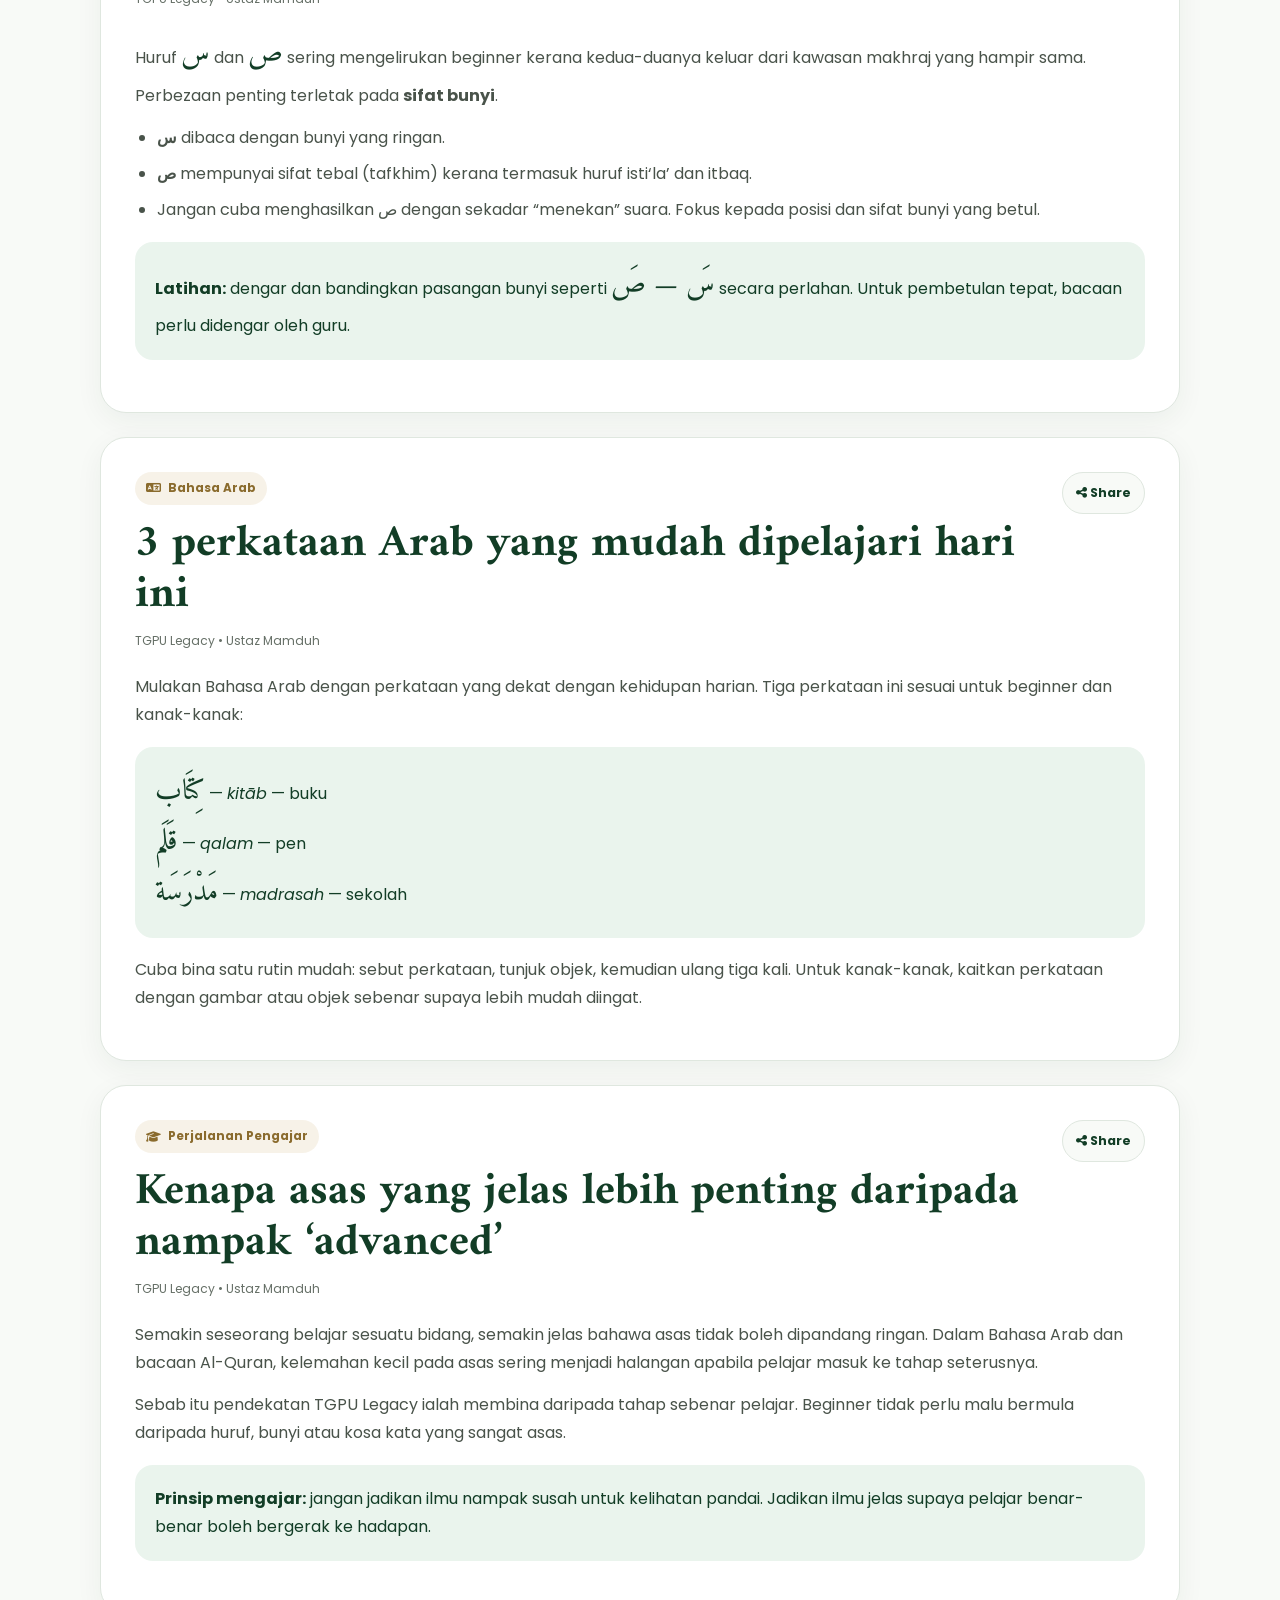
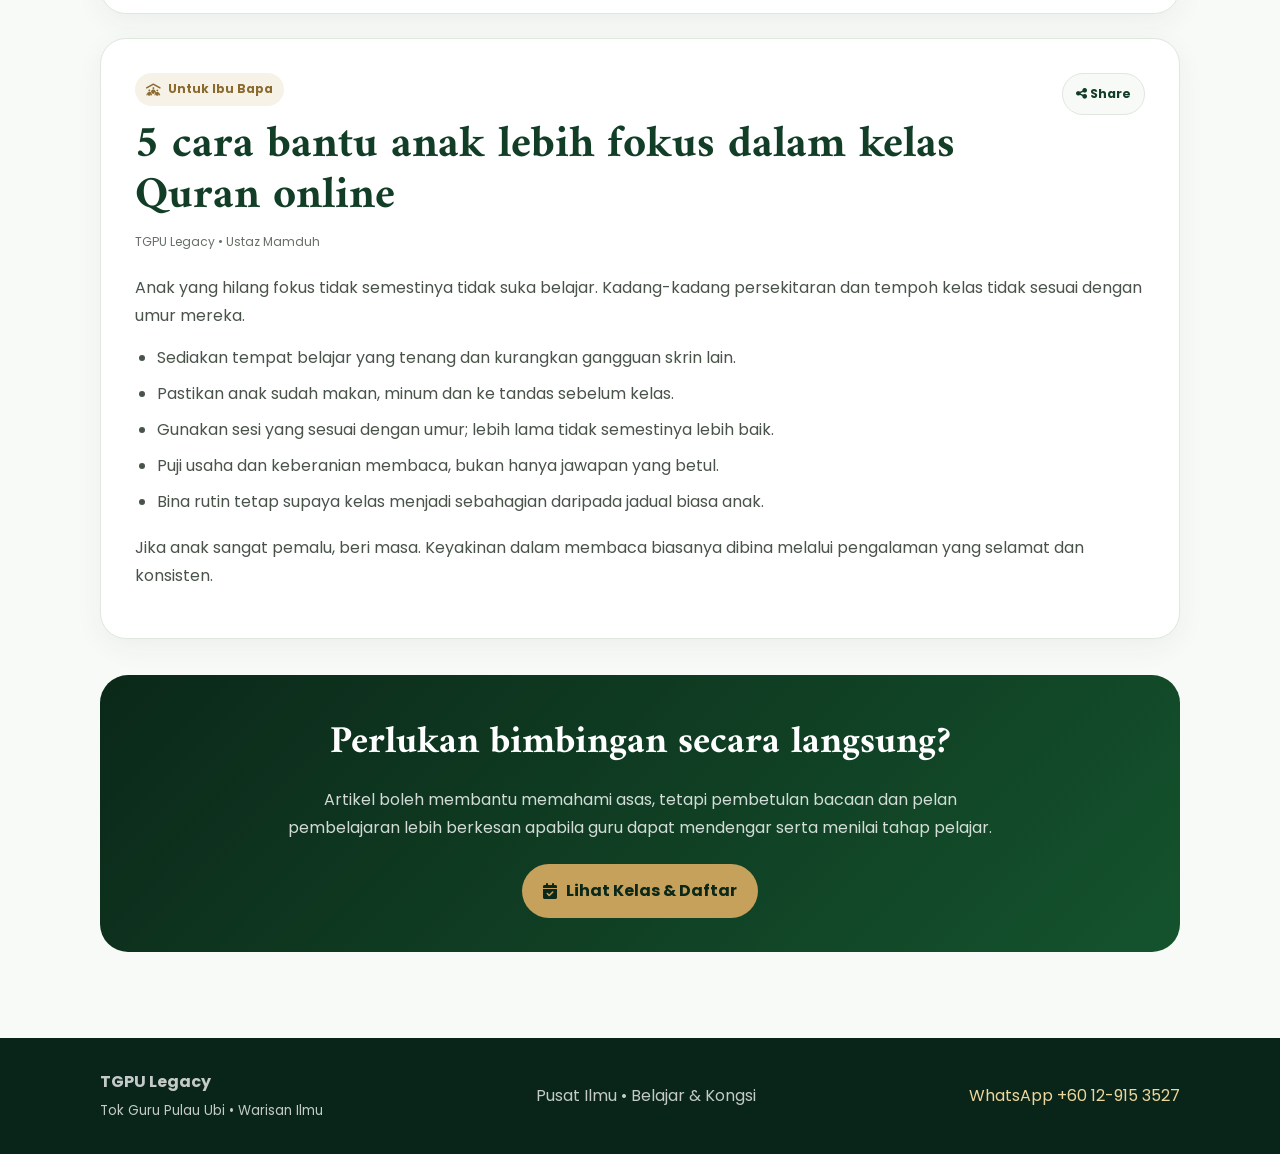
<file: learn.html>
<!DOCTYPE html>
<html lang="ms">
<head>
  <meta charset="UTF-8">
  <meta name="viewport" content="width=device-width, initial-scale=1.0">
  <meta name="description" content="Pusat ilmu TGPU Legacy: artikel ringkas tentang Al-Quran, Tajwid, Bahasa Arab, pendidikan anak, perjalanan pengajar dan legasi Tok Guru Pulau Ubi.">
  <meta name="keywords" content="TGPU Legacy, tips Tajwid, belajar Quran, Bahasa Arab beginner, tips ibu bapa kelas Quran, Tok Guru Pulau Ubi">
  <meta name="author" content="TGPU Legacy">
  <meta name="robots" content="index, follow, max-image-preview:large">
  <meta name="theme-color" content="#123d26">
  <link rel="canonical" href="https://mamduhsaffin.github.io/tgpu-legacy/learn.html">
  <link rel="alternate" hreflang="ms-MY" href="https://mamduhsaffin.github.io/tgpu-legacy/learn.html">
  <link rel="alternate" hreflang="en" href="https://mamduhsaffin.github.io/tgpu-legacy/learn-en.html">
  <link rel="alternate" hreflang="ar" href="https://mamduhsaffin.github.io/tgpu-legacy/learn-ar.html">
  <link rel="alternate" hreflang="x-default" href="https://mamduhsaffin.github.io/tgpu-legacy/learn.html">
  <link rel="icon" type="image/png" sizes="512x512" href="assets/favicon-512.png">
  <meta property="og:title" content="Pusat Ilmu TGPU Legacy | Quran, Tajwid, Bahasa Arab & Parenting">
  <meta property="og:description" content="Pusat ilmu TGPU Legacy: artikel ringkas tentang Al-Quran, Tajwid, Bahasa Arab, pendidikan anak, perjalanan pengajar dan legasi Tok Guru Pulau Ubi.">
  <meta property="og:type" content="website">
  <meta property="og:url" content="https://mamduhsaffin.github.io/tgpu-legacy/learn.html">
  <meta property="og:image" content="https://mamduhsaffin.github.io/tgpu-legacy/assets/tgpu-social-preview.jpg">
  <meta name="twitter:card" content="summary_large_image">
  <title>Pusat Ilmu TGPU Legacy | Quran, Tajwid, Bahasa Arab & Parenting</title>
  <link rel="preconnect" href="https://fonts.googleapis.com">
  <link rel="preconnect" href="https://fonts.gstatic.com" crossorigin>
  <link href="https://fonts.googleapis.com/css2?family=Amiri:wght@400;700&family=Poppins:wght@300;400;500;600;700&display=swap" rel="stylesheet">
  <link rel="stylesheet" href="https://cdnjs.cloudflare.com/ajax/libs/font-awesome/6.5.2/css/all.min.css">
  <style>
    :root{--green-950:#0b2819;--green-900:#123d26;--green-800:#14532d;--green-700:#1f6b3a;--green-100:#eaf4ed;--gold:#c6a15b;--gold-light:#ecd69c;--ink:#17211a;--muted:#667067;--paper:#f8faf7;--white:#fff;--line:#dfe7df;--shadow:0 18px 55px rgba(18,61,38,.12);--radius:22px}
    *{box-sizing:border-box;margin:0;padding:0}html{scroll-behavior:smooth}body{font-family:"Poppins",sans-serif;color:var(--ink);background:var(--paper);line-height:1.75}html[dir="rtl"] body{font-family:"Amiri","Poppins",sans-serif}
    a{color:inherit}.container{width:min(1080px,calc(100% - 36px));margin:auto}
    header{position:sticky;top:0;z-index:30;background:rgba(18,61,38,.97);color:#fff;box-shadow:0 4px 20px rgba(0,0,0,.1)}
    .nav{min-height:74px;display:flex;align-items:center;gap:18px}.brand{display:flex;align-items:center;gap:10px;text-decoration:none;font-weight:700}.brand img{width:46px;height:46px;border-radius:12px;background:#fff}
    .brand small{display:block;font-size:.68rem;font-weight:400;opacity:.8}.spacer{flex:1}.langs{display:flex;gap:5px;padding:4px;border:1px solid rgba(255,255,255,.2);border-radius:999px}.langs a{font-size:.72rem;font-weight:700;text-decoration:none;padding:6px 9px;border-radius:999px}.langs .active{background:var(--gold);color:var(--green-950)}
    .home-link{text-decoration:none;font-size:.82rem;font-weight:600}
    .hero{padding:86px 0 68px;background:linear-gradient(135deg,var(--green-950),var(--green-800));color:#fff}
    .eyebrow{display:inline-flex;align-items:center;gap:8px;padding:7px 13px;border-radius:999px;background:rgba(198,161,91,.16);color:var(--gold-light);font-size:.78rem;font-weight:700}
    .hero h1{font-family:"Amiri",serif;font-size:clamp(2.8rem,7vw,5rem);line-height:1.05;margin:18px 0}.hero p{max-width:760px;color:rgba(255,255,255,.84);font-size:1.04rem}.hero-note{margin-top:22px;font-size:.86rem;color:rgba(255,255,255,.72)}
    .pill-nav{display:flex;gap:10px;flex-wrap:wrap;margin-top:28px}.pill-nav a{padding:9px 13px;border-radius:999px;background:rgba(255,255,255,.08);border:1px solid rgba(255,255,255,.18);text-decoration:none;font-size:.8rem}
    main{padding:54px 0 86px}.intro{background:#fff;border:1px solid var(--line);border-radius:24px;padding:28px;margin-bottom:26px;box-shadow:0 8px 25px rgba(18,61,38,.05)}.intro strong{color:var(--green-900)}
    .article{background:#fff;border:1px solid var(--line);border-radius:26px;padding:34px;margin:0 0 24px;box-shadow:0 8px 28px rgba(18,61,38,.055);scroll-margin-top:92px}
    .article-top{display:flex;justify-content:space-between;gap:20px;align-items:flex-start}.tag{display:inline-flex;gap:7px;align-items:center;color:#8a6b2d;background:rgba(198,161,91,.14);border-radius:999px;padding:6px 11px;font-size:.74rem;font-weight:700}.article h2{font-family:"Amiri",serif;font-size:clamp(2rem,4vw,2.8rem);color:var(--green-900);line-height:1.15;margin:14px 0 8px}.meta{font-size:.76rem;color:var(--muted);margin-bottom:22px}.article p{color:#49534a;margin:0 0 14px}.article h3{color:var(--green-900);font-size:1.05rem;margin:22px 0 8px}.article ul{padding-left:22px;margin:10px 0 18px}.article li{margin-bottom:8px;color:#49534a}.lesson-box{background:var(--green-100);border-radius:18px;padding:20px;margin:18px 0;color:var(--green-900)}.arabic-word{font-family:"Amiri",serif;font-size:1.8rem;color:var(--green-900)}.share{border:1px solid var(--line);background:var(--paper);border-radius:999px;padding:9px 13px;cursor:pointer;font:inherit;font-size:.78rem;font-weight:700;color:var(--green-900);white-space:nowrap}
    .promo{margin-top:36px;background:linear-gradient(135deg,var(--green-950),var(--green-800));border-radius:28px;padding:34px;color:#fff;text-align:center}.promo h2{font-family:"Amiri",serif;font-size:2.4rem;margin-bottom:10px}.promo p{color:rgba(255,255,255,.82);max-width:720px;margin:0 auto 22px}.btn{display:inline-flex;align-items:center;gap:9px;text-decoration:none;font-weight:700;border-radius:999px;padding:13px 21px;background:var(--gold);color:var(--green-950)}
    footer{background:#092519;color:rgba(255,255,255,.76);padding:30px 0}.footer{display:flex;justify-content:space-between;gap:20px;align-items:center}.footer a{color:var(--gold-light);text-decoration:none}
    .toast{position:fixed;left:50%;bottom:24px;transform:translateX(-50%);background:#092519;color:#fff;padding:10px 16px;border-radius:999px;font-size:.8rem;opacity:0;pointer-events:none;transition:.2s}.toast.show{opacity:1}
    @media(max-width:720px){.brand small{display:none}.home-link{display:none}.article{padding:25px}.article-top{display:block}.share{margin-top:12px}.footer{display:grid}.langs a{padding:6px 7px}.hero{padding-top:66px}}
  </style>
</head>
<body>
<header><div class="container nav">
  <a class="brand" href="./"><img src="assets/favicon-512.png" alt=""><span>TGPU Legacy<small>Tok Guru Pulau Ubi • Warisan Ilmu</small></span></a>
  <div class="spacer"></div>
  <a class="home-link" href="./">Kembali ke laman utama</a>
  <div class="langs">
    <a class="active" href="learn.html">BM</a>
    <a href="learn-en.html">EN</a>
    <a href="learn-ar.html">العربية</a>
  </div>
</div></header>
<section class="hero"><div class="container">
  <span class="eyebrow"><i class="fa-solid fa-book-open-reader"></i> Pusat Ilmu TGPU Legacy</span>
  <h1>Belajar sedikit. Amalkan selalu.</h1>
  <p>Bahagian ini dibina supaya TGPU Legacy bukan sekadar laman pendaftaran kelas. Ia menjadi tempat untuk berkongsi ilmu yang ringkas, jelas dan boleh diamalkan oleh pelajar serta ibu bapa.</p>
  <div class="pill-nav">
    <a href="#legacy">Legasi</a><a href="#tajwid">Quran & Tajwid</a><a href="#arabic">Bahasa Arab</a><a href="#journey">Perjalanan Pengajar</a><a href="#parents">Untuk Parents</a>
  </div>
  <div class="hero-note">Fokus kandungan: sekitar 80% pendidikan & manfaat • 20% maklumat kelas dan pendaftaran.</div>
</div></section>
<main><div class="container">
  <div class="intro"><strong>Cara guna:</strong> baca satu topik, cuba praktikkan, kemudian share pautan topik tersebut kepada keluarga atau kawan yang mungkin mendapat manfaat. Kandungan bacaan tidak menggantikan semakan lisan dengan guru bagi pembetulan bacaan Al-Quran.</div>
  
  <article class="article" id="legacy">
    <div class="article-top">
      <div><span class="tag"><i class="fa-solid fa-seedling"></i> Legasi TGPU</span><h2>Mengapa nama TGPU Legacy?</h2><div class="meta">TGPU Legacy • Ustaz Mamduh</div></div>
      <button class="share" type="button" onclick="shareArticle('legacy', "Mengapa nama TGPU Legacy?")"><i class="fa-solid fa-share-nodes"></i> Share</button>
    </div>
    <p><strong>TGPU</strong> ialah singkatan kepada <strong>Tok Guru Pulau Ubi</strong>, gelaran arwah datuk Ustaz Mamduh. Nama ini dipilih bukan sekadar untuk mengenang seseorang, tetapi untuk membawa satu prinsip: ilmu yang baik sepatutnya terus hidup melalui generasi seterusnya.</p>
     <p>TGPU Legacy cuba meneruskan semangat itu melalui pengajaran Al-Quran, Tajwid, Bahasa Arab dan Pendidikan Islam secara online. Matlamatnya bukan membina nama yang besar dengan cepat, tetapi membina pembelajaran yang jelas, mesra dan konsisten.</p>
     <div class="lesson-box"><strong>Idea utama:</strong> legasi ilmu bukan hanya apa yang kita tinggalkan, tetapi apa yang orang lain terus gunakan dan manfaatkan selepas kita.</div>
  </article>

  <article class="article" id="tajwid">
    <div class="article-top">
      <div><span class="tag"><i class="fa-solid fa-book-quran"></i> Quran & Tajwid</span><h2>س dan ص: makhraj hampir sama, sifatnya berbeza</h2><div class="meta">TGPU Legacy • Ustaz Mamduh</div></div>
      <button class="share" type="button" onclick="shareArticle('tajwid', "س dan ص: makhraj hampir sama, sifatnya berbeza")"><i class="fa-solid fa-share-nodes"></i> Share</button>
    </div>
    <p>Huruf <span class="arabic-word">س</span> dan <span class="arabic-word">ص</span> sering mengelirukan beginner kerana kedua-duanya keluar dari kawasan makhraj yang hampir sama. Perbezaan penting terletak pada <strong>sifat bunyi</strong>.</p>
     <ul><li><strong>س</strong> dibaca dengan bunyi yang ringan.</li><li><strong>ص</strong> mempunyai sifat tebal (tafkhim) kerana termasuk huruf isti‘la’ dan itbaq.</li><li>Jangan cuba menghasilkan ص dengan sekadar “menekan” suara. Fokus kepada posisi dan sifat bunyi yang betul.</li></ul>
     <div class="lesson-box"><strong>Latihan:</strong> dengar dan bandingkan pasangan bunyi seperti <span class="arabic-word">سَ — صَ</span> secara perlahan. Untuk pembetulan tepat, bacaan perlu didengar oleh guru.</div>
  </article>

  <article class="article" id="arabic">
    <div class="article-top">
      <div><span class="tag"><i class="fa-solid fa-language"></i> Bahasa Arab</span><h2>3 perkataan Arab yang mudah dipelajari hari ini</h2><div class="meta">TGPU Legacy • Ustaz Mamduh</div></div>
      <button class="share" type="button" onclick="shareArticle('arabic', "3 perkataan Arab yang mudah dipelajari hari ini")"><i class="fa-solid fa-share-nodes"></i> Share</button>
    </div>
    <p>Mulakan Bahasa Arab dengan perkataan yang dekat dengan kehidupan harian. Tiga perkataan ini sesuai untuk beginner dan kanak-kanak:</p>
     <div class="lesson-box"><div><span class="arabic-word">كِتَاب</span> — <em>kitāb</em> — buku</div><div><span class="arabic-word">قَلَم</span> — <em>qalam</em> — pen</div><div><span class="arabic-word">مَدْرَسَة</span> — <em>madrasah</em> — sekolah</div></div>
     <p>Cuba bina satu rutin mudah: sebut perkataan, tunjuk objek, kemudian ulang tiga kali. Untuk kanak-kanak, kaitkan perkataan dengan gambar atau objek sebenar supaya lebih mudah diingat.</p>
  </article>

  <article class="article" id="journey">
    <div class="article-top">
      <div><span class="tag"><i class="fa-solid fa-graduation-cap"></i> Perjalanan Pengajar</span><h2>Kenapa asas yang jelas lebih penting daripada nampak ‘advanced’</h2><div class="meta">TGPU Legacy • Ustaz Mamduh</div></div>
      <button class="share" type="button" onclick="shareArticle('journey', "Kenapa asas yang jelas lebih penting daripada nampak ‘advanced’")"><i class="fa-solid fa-share-nodes"></i> Share</button>
    </div>
    <p>Semakin seseorang belajar sesuatu bidang, semakin jelas bahawa asas tidak boleh dipandang ringan. Dalam Bahasa Arab dan bacaan Al-Quran, kelemahan kecil pada asas sering menjadi halangan apabila pelajar masuk ke tahap seterusnya.</p>
     <p>Sebab itu pendekatan TGPU Legacy ialah membina daripada tahap sebenar pelajar. Beginner tidak perlu malu bermula daripada huruf, bunyi atau kosa kata yang sangat asas.</p>
     <div class="lesson-box"><strong>Prinsip mengajar:</strong> jangan jadikan ilmu nampak susah untuk kelihatan pandai. Jadikan ilmu jelas supaya pelajar benar-benar boleh bergerak ke hadapan.</div>
  </article>

  <article class="article" id="parents">
    <div class="article-top">
      <div><span class="tag"><i class="fa-solid fa-people-roof"></i> Untuk Ibu Bapa</span><h2>5 cara bantu anak lebih fokus dalam kelas Quran online</h2><div class="meta">TGPU Legacy • Ustaz Mamduh</div></div>
      <button class="share" type="button" onclick="shareArticle('parents', "5 cara bantu anak lebih fokus dalam kelas Quran online")"><i class="fa-solid fa-share-nodes"></i> Share</button>
    </div>
    <p>Anak yang hilang fokus tidak semestinya tidak suka belajar. Kadang-kadang persekitaran dan tempoh kelas tidak sesuai dengan umur mereka.</p>
     <ul><li>Sediakan tempat belajar yang tenang dan kurangkan gangguan skrin lain.</li><li>Pastikan anak sudah makan, minum dan ke tandas sebelum kelas.</li><li>Gunakan sesi yang sesuai dengan umur; lebih lama tidak semestinya lebih baik.</li><li>Puji usaha dan keberanian membaca, bukan hanya jawapan yang betul.</li><li>Bina rutin tetap supaya kelas menjadi sebahagian daripada jadual biasa anak.</li></ul>
     <p>Jika anak sangat pemalu, beri masa. Keyakinan dalam membaca biasanya dibina melalui pengalaman yang selamat dan konsisten.</p>
  </article>
  <section class="promo">
    <h2>Perlukan bimbingan secara langsung?</h2>
    <p>Artikel boleh membantu memahami asas, tetapi pembetulan bacaan dan pelan pembelajaran lebih berkesan apabila guru dapat mendengar serta menilai tahap pelajar.</p>
    <a class="btn" href="./#register"><i class="fa-solid fa-calendar-check"></i> Lihat Kelas & Daftar</a>
  </section>
</div></main>
<footer><div class="container footer"><div><strong>TGPU Legacy</strong><br><small>Tok Guru Pulau Ubi • Warisan Ilmu</small></div><div>Pusat Ilmu • Belajar & Kongsi</div><div><a href="https://wa.me/60129153527">WhatsApp +60 12-915 3527</a></div></div></footer>
<div id="toast" class="toast">Link artikel disalin</div>
<script>
async function shareArticle(id,title){
  const url=location.origin+location.pathname+"#"+id;
  if(navigator.share){try{await navigator.share({title:title,url:url});return;}catch(e){}}
  try{await navigator.clipboard.writeText(url);const t=document.getElementById("toast");t.classList.add("show");setTimeout(()=>t.classList.remove("show"),1800);}catch(e){prompt("Link:",url);}
}
</script>
</body></html>
</file>
<file: assets/legacy/styles.css>
@font-face{font-family:'Noto Naskh Arabic';src:url('../../wellness/assets/noto-naskh-arabic.ttf') format('truetype');font-display:swap}
:root{--green:#143d2d;--deep:#0c2f22;--gold:#b79150;--paper:#faf7ef;--cream:#f4efe3;--ink:#30352f;--line:#ded1b9;--serif:Georgia,'Times New Roman',serif;--sans:Arial,sans-serif}
*{box-sizing:border-box}html{scroll-behavior:smooth;scroll-padding-top:24px}body{margin:0;color:var(--ink);background:var(--paper);font:18px/1.42 var(--serif)}a{color:inherit;text-decoration:none}button,input{font:inherit}button{cursor:pointer}img{display:block;max-width:100%}h1,h2,h3,p,figure,blockquote{margin:0}h1,h2,h3{color:var(--green);font-weight:500;line-height:1.09}a:focus-visible,button:focus-visible{outline:3px solid #aa772e;outline-offset:5px}.wrap{width:min(1248px,calc(100% - 80px));margin-inline:auto}.icon{width:24px;height:24px;flex:none}.skip-link{position:fixed;top:-100px;inset-inline-start:20px;z-index:100;background:var(--paper);padding:15px}.skip-link:focus{top:12px}.gold-rule{display:block;height:1px;width:35px;background:var(--gold);margin-top:18px}.eyebrow{font:600 13px/1.5 var(--sans);letter-spacing:2.7px;color:var(--green)}.button{min-height:47px;display:inline-flex;align-items:center;justify-content:center;gap:20px;padding:12px 26px;border-radius:40px;font-size:16px;font-weight:bold;line-height:1.3;transition:background .2s,transform .2s}.button .icon{width:19px;height:19px}.button:hover{transform:translateY(-2px)}.button-green{background:var(--green);color:var(--paper);border:1px solid var(--green);box-shadow:inset 0 0 0 3px #ffffff0a,0 4px 9px #173b2714}.button-green:hover{background:#23563c}.button-outline{border:1px solid #c5a574;background:#fffdf750}.button-outline:hover{background:#ece2ce}
.site-header{position:absolute;inset:0 0 auto;z-index:5}.nav-shell{height:75px;display:flex;align-items:center;gap:24px}.brand{display:block;flex-shrink:0}.brand-name{display:block;font-size:31px;color:var(--green);line-height:1;letter-spacing:-1px}.brand-name small{display:block;text-align:center;font-size:14px;letter-spacing:1.5px;margin-top:6px}.main-nav{display:flex;align-items:center;gap:28px;margin-inline:auto;font-size:15px}.main-nav a{position:relative;padding:14px 0}.main-nav a:after{position:absolute;content:'';height:2px;inset-inline:5px;bottom:5px;background:var(--green);transform:scaleX(0);transition:transform .2s}.main-nav a:hover:after,.main-nav a[aria-current]:after{transform:scaleX(1)}.lang-switch{display:flex;gap:7px;align-items:center;justify-content:center;background:#faf7efe8;border-radius:20px;padding:3px 9px;font:13px/1 var(--sans)}.lang-switch a{min-height:34px;min-width:25px;display:grid;place-items:center}.lang-switch a[aria-current]{color:#886021;font-weight:bold}.lang-switch>span{color:#947c5d}.menu-toggle{display:none}
.hero{position:relative;min-height:525px;overflow:hidden;background:#f9f5eb}.hero-image{position:absolute;inset:0;width:100%;height:100%;object-fit:cover;object-position:58% center}.hero-wash{position:absolute;inset:0;background:linear-gradient(90deg,#faf7ef1c,transparent 60%)}.hero:after{position:absolute;content:'';pointer-events:none;inset:0 auto 0 0;width:120px;background:url('pattern.svg') left top/115px;opacity:.5;mask-image:linear-gradient(90deg,#000,transparent)}.hero-inner{position:relative;min-height:525px;padding-top:114px;padding-bottom:35px}.hero-copy{width:55%;max-width:670px}.hero .eyebrow{color:#786137;letter-spacing:3px;font-size:13px;margin-bottom:10px}.hero h1{font-size:clamp(38px,3.8vw,55px);font-weight:600;letter-spacing:-1.7px;line-height:1.03;margin-bottom:14px}.hero-lead{font-size:21px;line-height:1.27;max-width:490px;margin-bottom:18px}.hero-actions{display:flex;gap:16px;align-items:center;flex-wrap:wrap}.hero-quote{font-style:italic;font-size:20px;max-width:360px;text-align:center;line-height:1.35;margin-top:32px}.hero-quote .gold-rule{margin:15px auto 0}.hero-side{position:absolute;top:116px;right:0;text-align:center;font-size:20px;font-style:italic;line-height:1.3;color:#fff9e8;text-shadow:0 1px 5px #31291c}.hero-side .gold-rule{margin-top:14px;background:#e4cfaa}
.about{position:relative;background:linear-gradient(100deg,#f2ecdedd,#fbf8f2 60%,#f8f4ec);overflow:hidden}.anchor{position:absolute;top:0}.about-grid{display:grid;grid-template-columns:31% 43% 26%;min-height:324px;align-items:center}.heritage-art{position:relative;align-self:stretch;min-height:324px;isolation:isolate}.heritage-art:before{position:absolute;content:'';inset:45% 0 0 -100px;background:url('pattern.svg') left bottom/130px;opacity:.55;z-index:-1;mask-image:linear-gradient(0deg,#000,transparent)}.heritage-arch{position:absolute;inset:0 25% 0 5%;padding:8px 8px 0;background:linear-gradient(120deg,#e9cf95,#c2a171,#fff0cc);border-radius:52% 52% 0 0/44% 44% 0 0}.heritage-arch img{width:100%;height:100%;object-fit:cover;object-position:center;border-radius:52% 52% 0 0/44% 44% 0 0}.heritage-note{position:absolute;bottom:0;right:7%;width:185px;padding:23px 24px 20px;background:linear-gradient(110deg,#164731,#264c36);color:var(--paper);font-size:20px;font-style:italic;line-height:1.3;border:1px solid #b5a070;border-bottom:0;border-radius:18px 18px 0 0;box-shadow:7px 10px 0 #123524}.heritage-note .gold-rule{background:#d7ba74;margin-top:10px}.about-copy{padding:30px 22px 28px 16px}.about-copy h2{font-size:34px;margin:7px 0 14px;letter-spacing:-.7px}.about-copy>p:not(.eyebrow){font-size:17px;line-height:1.32}.about-copy .button{font-size:15px;min-height:40px;padding:9px 20px;margin-top:16px}.quran-verse{align-self:stretch;display:flex;flex-direction:column;align-items:center;justify-content:center;text-align:center;padding:28px 10px 28px 30px;background:linear-gradient(90deg,#fffdf52e,transparent)}.quran-verse>p{font-family:'Noto Naskh Arabic',serif;font-size:34px;line-height:1.5;color:#5a513e}.quran-verse .gold-rule{margin:12px auto 17px}.quran-verse em{font-size:20px}.quran-verse cite{font-style:normal;font-size:14px;margin-top:13px}
.pillars{position:relative;background:#f6f2e8;padding:18px 0}.pillar-grid{display:grid;grid-template-columns:repeat(3,minmax(0,1fr)) .85fr;gap:18px}.pillar-card{background:linear-gradient(120deg,#fffdf8,#faf6ed);border:1px solid #eee6d7;border-radius:11px;padding:17px 20px 12px;text-align:center;box-shadow:0 4px 13px #60482c0a;display:flex;align-items:center;flex-direction:column;transition:transform .2s}.pillar-card:hover{transform:translateY(-3px)}.pillar-icon{width:62px;height:62px;display:grid;place-items:center;border-radius:50%;background:radial-gradient(circle at 65% 60%,#2d533c,#0c3325);color:#e8d6a4;border:1px solid #516044;margin-bottom:9px}.pillar-icon>.icon{width:34px;height:34px}.arabic-letter{font-family:'Noto Naskh Arabic',serif;font-size:44px;line-height:1}.pillar-card h3{font-size:22px;margin-bottom:7px}.pillar-card p{font-size:17px;line-height:1.27;max-width:275px}.round-arrow{width:29px;height:29px;border-radius:50%;color:#fff;background:linear-gradient(130deg,#e4c982,#bc944a);border:1px solid #bc944a;margin-top:12px;display:grid;place-items:center}.round-arrow .icon{width:19px;height:19px}.knowledge-note{padding:25px 20px 14px 52px;font-size:21px;font-style:italic;line-height:1.33;background:url('pattern.svg') right top/160px no-repeat}.knowledge-note .gold-rule{margin-top:15px}
.programs{padding:27px 0 18px;position:relative}.program-heading{display:flex;justify-content:space-between;gap:35px;align-items:center;margin:0 9px 19px}.program-heading h2{font-size:36px;letter-spacing:-.6px;margin-top:5px}.program-heading>p{font:16px/1.45 var(--sans);color:#65645d;max-width:370px}.program-grid{display:grid;grid-template-columns:repeat(4,minmax(0,1fr));gap:19px}.program-card{overflow:hidden;border:1px solid #eee7dc;border-radius:11px;box-shadow:0 4px 10px #54432b0c;background:#fdfaf3}.program-image{height:143px;overflow:hidden;display:block}.program-image img{height:100%;width:100%;object-fit:cover;transition:transform .3s}.program-card:hover img{transform:scale(1.035)}.image-0 img{object-position:28% 55%}.image-1 img{width:175%;max-width:none;object-position:right center;transform:translateX(-40%)}.program-card:hover .image-1 img{transform:translateX(-40%) scale(1.035)}.image-2 img{object-position:76% center;object-fit:cover;width:220%;max-width:none;transform:translateX(-52%)}.program-card:hover .image-2 img{transform:translateX(-52%) scale(1.035)}.image-3 img{object-position:center 44%}.program-copy{padding:23px 23px 18px;position:relative}.program-icon{position:absolute;top:-34px;inset-inline-start:17px;background:#fdfaf3;width:64px;height:64px;display:flex;justify-content:center;padding-top:13px;border-radius:50%;color:var(--green)}.program-icon .icon{width:30px;height:30px}.program-copy h3{position:relative;font-size:23px;margin-bottom:7px;line-height:1.1}.program-copy p{font-size:17px;line-height:1.27;min-height:44px}.program-copy>a{color:var(--green);font-size:16px;font-weight:bold;display:inline-flex;gap:10px;align-items:center;margin-top:12px;min-height:28px}.program-copy>a .icon{width:18px;height:18px}.class-details-link{display:flex;align-items:center;justify-content:center;gap:9px;font-size:14px;margin-top:15px;color:#715933}.class-details-link .icon{width:17px;height:17px}
.impact{background:radial-gradient(ellipse at 55% 50%,#224b36,#103526);color:#faf6e9;position:relative;padding:25px 0}.impact:before,.impact:after{content:'';position:absolute;top:0;bottom:0;width:90px;background:url('pattern.svg') center/125px;opacity:.5;pointer-events:none}.impact:before{left:0;mask-image:linear-gradient(90deg,#000,transparent)}.impact:after{right:0;mask-image:linear-gradient(-90deg,#000,transparent)}.impact-grid{display:grid;grid-template-columns:1.35fr repeat(4,1fr);align-items:center;gap:0}.impact h2,.impact h3{color:#fff8e9}.impact-intro{padding-inline-end:16px}.impact-intro h2{font-size:27px;white-space:nowrap}.impact-intro p{font-size:14px;margin-top:7px;line-height:1.3}.impact-item{display:flex;align-items:center;gap:13px;min-height:63px;border-inline-start:1px solid #dedac67a;padding-inline:19px}.impact-item>span{width:60px;height:60px;flex:none;border-radius:50%;display:grid;place-items:center;background:#e6d9b326;color:#f5edd5}.impact-item .icon{width:34px;height:34px}.impact-item h3{font-size:23px}.impact-item p{font-size:14px;line-height:1.22;margin-top:4px}
.community{background:linear-gradient(110deg,#f6f0e3,#faf7ef);padding:17px 0 19px;position:relative}.community-heading{display:flex;align-items:center;justify-content:space-between;gap:20px;margin:0 9px 15px}.community-heading h2{font-size:26px}.community-heading p{font-size:15px;margin-top:5px}.community-heading>a{display:flex;align-items:center;gap:10px;font-size:14px;min-height:40px}.community-heading .icon{width:18px;height:18px}.community-grid{display:grid;grid-template-columns:repeat(3,minmax(0,1fr));gap:16px}.voice-card{display:flex;align-items:center;gap:20px;background:#fffdf8;border:1px solid #f1ebdf;border-radius:12px;padding:20px 18px;box-shadow:0 4px 12px #54391a09}.community-avatar{width:78px;height:78px;display:grid;place-items:center;flex:none;background:radial-gradient(circle,#e7dbb9 0%,#f0e8d1 50%,#bcc6ae 100%);color:#254b37;border-radius:50%;border:1px solid #d5c296}.community-avatar>.icon{width:50px;height:50px;stroke-width:1}.avatar-1{background:radial-gradient(circle,#f6eedb,#d8c69e);color:#826531}.avatar-1>.icon{transform:rotate(22.5deg)}.avatar-2{background:radial-gradient(circle,#355e45,#13392b);color:#decc93}.voice-card blockquote{font-size:15px;line-height:1.35;font-style:italic;color:#4d4b42}.voice-card figcaption{font-size:14px;margin-top:9px;line-height:1.3}.voice-card figcaption strong{display:block;color:var(--green)}.voice-card figcaption span{font-size:13px;color:#68665b}
footer{background:radial-gradient(ellipse at 50% 100%,#224936,#0e3326);color:#f8f5e9}.footer-main{display:grid;grid-template-columns:1.3fr 1fr 1fr .9fr;gap:40px;padding-block:26px 24px;align-items:start}.footer-brand .brand-name{color:#fffbed}.footer-main .gold-rule{margin-top:13px}.footer-tag{font-size:14px;color:#ddbb67;font-style:italic;margin-top:10px;white-space:nowrap}.footer-main h3{color:#fff8e7;font-size:16px;margin-bottom:12px}.footer-nav>div{display:grid;grid-template-columns:1fr 1fr;gap:4px 25px;font-size:14px}.footer-nav a:hover,.footer-contact a:hover{text-decoration:underline;text-underline-offset:3px}.footer-contact{border-inline-start:1px solid #d6d4b976;padding-inline-start:35px;align-self:stretch}.whatsapp{display:flex;align-items:center;gap:10px;font-size:14px;line-height:1.5}.whatsapp .icon{width:30px;height:30px}.footer-quote{font-size:17px;font-style:italic;border-inline-start:1px solid #d6d4b976;padding-inline-start:30px;min-height:75px}.footer-bottom{border-top:1px solid #c4c7aa5c;padding-block:14px}.footer-bottom>.wrap{display:flex;align-items:center;justify-content:space-between;gap:25px;font-size:13px}.business-info{padding-bottom:13px;font:12px/1.4 var(--sans);color:#dbdcca}
html[lang="ar"]{--serif:'Noto Naskh Arabic',Georgia,serif;--sans:'Noto Naskh Arabic',Arial,sans-serif}html[lang="ar"] .brand-name{font-family:Georgia,serif}html[dir="rtl"] .hero-image{transform:scaleX(-1)}html[dir="rtl"] .hero-side{right:auto;left:0}html[dir="rtl"] .eyebrow{letter-spacing:0;font-size:17px}html[dir="rtl"] h1,html[dir="rtl"] h2{letter-spacing:0}html[dir="rtl"] .hero h1{font-size:58px;line-height:1.17}html[dir="rtl"] .hero-lead{font-size:23px}html[dir="rtl"] .hero-quote{margin-top:18px}html[dir="rtl"] .hero-actions .icon,html[dir="rtl"] a>.icon,html[dir="rtl"] .round-arrow .icon{transform:scaleX(-1)}html[dir="rtl"] .heritage-arch{inset:0 5% 0 25%}html[dir="rtl"] .heritage-note{right:auto;left:7%}html[dir="rtl"] .about-copy>p:not(.eyebrow){font-size:19px}html[dir="rtl"] .voice-card blockquote{font-size:17px}html[dir="rtl"] .knowledge-note{padding-inline:45px 15px}html[dir="rtl"] .footer-tag{white-space:normal}
@media(min-width:1500px){.hero,.hero-inner{min-height:580px}.hero-inner{padding-top:130px}.hero h1{font-size:58px}.hero-image{object-position:center center}}
@media(max-width:1200px){.wrap{width:calc(100% - 60px)}.nav-shell{gap:18px}.main-nav{gap:20px;font-size:14px}.brand-name{font-size:28px}.brand-name small{font-size:12px}.hero,.hero-inner{min-height:495px}.hero h1{font-size:46px}.hero-lead{font-size:19px;max-width:450px}.hero-copy{width:57%}.hero-side{font-size:18px}.about-copy h2{font-size:30px}.about-grid{grid-template-columns:31% 44% 25%}.heritage-note{width:165px;font-size:18px;padding-inline:19px}.quran-verse{padding-inline:20px 5px}.quran-verse>p{font-size:29px}.quran-verse em{font-size:18px}.pillar-card{padding-inline:15px}.pillar-card h3{font-size:20px}.pillar-card p{font-size:16px}.knowledge-note{font-size:19px;padding-inline:28px 8px}.program-heading h2{font-size:31px}.program-heading>p{max-width:330px;font-size:15px}.program-copy{padding-inline:18px}.program-copy h3{font-size:21px}.program-copy p{font-size:16px}.impact-item{gap:9px;padding-inline:12px}.impact-item>span{width:47px;height:47px}.impact-item .icon{width:28px;height:28px}.impact-intro h2{font-size:24px}.impact-item h3{font-size:21px}.impact-grid{grid-template-columns:1.25fr repeat(4,1fr)}.voice-card{gap:13px;padding:16px 12px}.community-avatar{width:62px;height:62px}.community-avatar>.icon{width:40px;height:40px}.footer-main{gap:25px}.footer-tag{white-space:normal}.footer-contact{padding-inline-start:22px}.footer-quote{padding-inline-start:22px}}
@media(max-width:1000px){.site-header{position:relative;background:#faf7ef}.nav-shell{height:auto;min-height:78px;flex-wrap:wrap;padding-block:13px;gap:12px 20px}.brand{margin-inline-end:auto}.main-nav{order:3;flex-basis:100%;justify-content:center;margin:0;gap:30px}.hero,.hero-inner{min-height:490px}.hero-inner{padding-top:45px}.hero h1{font-size:42px}.hero-copy{width:61%}.hero-image{object-position:61% center}.hero-side{top:45px;font-size:17px;right:0;max-width:120px}.about-grid{grid-template-columns:33% 44% 23%}.about-copy{padding-inline:13px}.about-copy h2{font-size:28px}.about-copy>p:not(.eyebrow){font-size:16px;line-height:1.4}.heritage-note{right:0;width:145px;font-size:17px}.quran-verse{padding-inline:12px 0}.quran-verse>p{font-size:26px}.quran-verse em{font-size:17px}.pillar-grid{grid-template-columns:repeat(3,1fr);gap:13px}.knowledge-note{grid-column:1/-1;padding:13px 15px 5px;text-align:center;font-size:19px}.knowledge-note br{display:none}.knowledge-note br:after{content:' '}.knowledge-note .gold-rule{margin:10px auto 0}.program-heading{align-items:start}.program-heading h2{font-size:29px}.program-heading>p{max-width:260px}.program-grid{gap:14px}.program-copy{padding-inline:13px}.program-copy h3{font-size:20px}.program-copy p{font-size:16px;min-height:60px}.program-copy>a{font-size:14px}.impact-grid{grid-template-columns:repeat(4,1fr)}.impact-intro{grid-column:1/-1;text-align:center;padding:0 0 20px}.impact-item:nth-child(2){border:0}.impact-item{padding-inline:10px;justify-content:center}.impact-item>span{width:42px;height:42px}.impact-item h3{font-size:20px}.impact-item p{font-size:13px}.voice-card{flex-direction:column;align-items:flex-start;gap:12px;padding:18px}.community-grid{gap:13px}.footer-main{grid-template-columns:1.2fr 1fr 1fr;gap:25px}.footer-quote{grid-column:1/-1;text-align:center;border:0;padding:6px 0 0;min-height:0}.footer-quote br{display:none}.footer-quote .gold-rule{margin-inline:auto}.footer-contact{padding-inline-start:20px}}
@media(max-width:700px){body{font-size:17px}.wrap{width:calc(100% - 38px)}.nav-shell{padding-block:14px;gap:14px;min-height:80px}.brand-name{font-size:27px}.brand-name small{font-size:11px}.lang-switch{padding:0 5px;gap:3px;font-size:12px}.lang-switch a{min-width:24px;min-height:38px}.menu-toggle{display:flex;flex-direction:column;justify-content:center;align-items:center;width:40px;height:40px;gap:5px;border:1px solid #d7c9ae;border-radius:50%;background:transparent;padding:0}.menu-toggle span{height:1px;width:17px;background:var(--green)}.menu-toggle[aria-expanded="true"] span:first-child{transform:translateY(6px) rotate(45deg)}.menu-toggle[aria-expanded="true"] span:nth-child(2){opacity:0}.menu-toggle[aria-expanded="true"] span:last-child{transform:translateY(-6px) rotate(-45deg)}.main-nav{display:none;flex-direction:column;align-items:stretch;gap:0;font-size:18px;padding-top:6px}.main-nav.open{display:flex}.main-nav a{padding:13px 6px;border-top:1px solid #e5dac6}.main-nav a:after{display:none}.hero,.hero-inner{min-height:780px}.hero-inner{padding-top:29px;padding-bottom:310px}.hero-copy{width:100%;max-width:560px}.hero .eyebrow{font-size:11px;letter-spacing:2.5px;margin-bottom:14px}.hero h1{font-size:clamp(35px,8.6vw,48px);letter-spacing:-1px;line-height:1.07;margin-bottom:16px}.hero h1 br{display:none}.hero-lead{font-size:19px;max-width:480px;line-height:1.35}.hero-actions{gap:11px}.button{font-size:14px;padding:11px 18px;min-height:45px;gap:10px}.hero-quote{font-size:19px;max-width:330px;margin:25px auto 0}.hero-quote .gold-rule{margin-top:12px}.hero-image{top:auto;bottom:0;height:390px;width:200%;max-width:none;inset-inline-start:-100%;object-position:right center;object-fit:cover}.hero-wash{background:linear-gradient(180deg,#faf7ef 0%,#faf7ef 45%,#faf7efbb 54%,transparent 70%)}.hero-side{top:auto;bottom:27px;right:4px;font-size:16px;max-width:120px;line-height:1.25;text-shadow:0 1px 5px #171d15}.hero-side .gold-rule{margin-top:11px}.hero:after{width:70px;opacity:.22}.about-grid{grid-template-columns:1fr;min-height:0;padding-top:30px}.heritage-art{width:100%;max-width:365px;min-height:315px;justify-self:center}.heritage-arch{inset:0 25% 0 8%}.heritage-note{width:165px;padding:23px;right:4%;font-size:20px}.about-copy{padding:31px 3px 18px}.about-copy h2{font-size:33px;margin-top:9px}.about-copy>p:not(.eyebrow){font-size:17px;line-height:1.5}.about-copy .button{font-size:14px;min-height:45px;padding-inline:18px}.quran-verse{padding:13px 8px 27px}.quran-verse>p{font-size:33px}.quran-verse .gold-rule{margin:7px auto 13px}.quran-verse em{font-size:18px}.quran-verse cite{font-size:13px;margin-top:9px}.pillars{padding:20px 0}.pillar-grid{grid-template-columns:1fr}.pillar-card{padding:23px 26px 18px;min-height:210px}.pillar-icon{width:65px;height:65px}.pillar-card h3{font-size:25px;margin:5px 0 9px}.pillar-card p{font-size:18px;max-width:340px}.round-arrow{width:33px;height:33px}.knowledge-note{font-size:20px;line-height:1.35;padding:15px 12px 5px;max-width:320px;margin:auto}.knowledge-note br{display:initial}.programs{padding:30px 0 22px}.program-heading{display:block;margin:0 2px 20px}.program-heading h2{font-size:33px;line-height:1.12;margin-top:8px}.program-heading>p{font-size:16px;max-width:none;margin-top:14px}.program-grid{grid-template-columns:1fr;gap:21px;max-width:430px;margin-inline:auto}.program-image{height:200px}.program-copy{padding:27px 25px 22px}.program-copy h3{font-size:26px}.program-copy p{font-size:18px;min-height:0;line-height:1.35}.program-copy>a{font-size:16px;margin-top:12px;min-height:35px}.program-icon{inset-inline-start:18px}.class-details-link{font-size:15px;margin-top:23px;min-height:40px}.impact{padding:28px 0}.impact-grid{grid-template-columns:1fr 1fr;gap:21px 0}.impact-intro{padding-bottom:5px}.impact-intro h2{font-size:28px}.impact-intro p{font-size:15px}.impact-item{justify-content:flex-start;gap:9px;padding-inline:13px 5px;min-height:62px}.impact-item:nth-child(4){border:0}.impact-item>span{width:44px;height:44px}.impact-item h3{font-size:21px}.impact-item p{font-size:14px}.community{padding:26px 0}.community-heading{display:block;margin:0 2px 17px}.community-heading h2{font-size:27px;line-height:1.12}.community-heading p{font-size:16px;line-height:1.3;margin-top:8px}.community-heading>a{font-size:14px;display:inline-flex;margin-top:7px}.community-grid{grid-template-columns:1fr;gap:16px}.voice-card{flex-direction:row;align-items:center;padding:22px 18px;gap:18px}.community-avatar{width:67px;height:67px}.voice-card blockquote{font-size:17px;line-height:1.4}.voice-card figcaption{font-size:15px}.voice-card figcaption span{font-size:14px}.footer-main{grid-template-columns:1fr;gap:26px;text-align:center;padding-block:30px}.footer-brand .brand-name{font-size:32px}.footer-brand{margin:0}.footer-main .gold-rule{margin-inline:auto}.footer-tag{font-size:15px;line-height:1.5}.footer-main h3{font-size:18px}.footer-nav>div{max-width:290px;margin:auto;gap:10px 25px;font-size:16px}.footer-contact{border:0;padding:0}.whatsapp{justify-content:center;font-size:16px;gap:14px}.footer-quote{font-size:19px;line-height:1.4;padding-top:0}.footer-bottom>.wrap{flex-direction:column;text-align:center;gap:8px;font-size:13px}.business-info{text-align:center;font-size:12px;line-height:1.6;padding-bottom:18px}html[dir="rtl"] .hero-image{inset-inline-start:auto;left:0;right:auto;transform:scaleX(-1)}html[dir="rtl"] .hero h1{font-size:48px;line-height:1.2}html[dir="rtl"] .hero-side{right:auto;left:4px}html[dir="rtl"] .hero-quote{margin-top:20px}html[dir="rtl"] .knowledge-note{padding:15px}html[dir="rtl"] .quran-verse{padding-inline:8px}html[dir="rtl"] .hero-inner{padding-bottom:330px}}
@media(max-width:380px){.nav-shell{gap:10px}.brand-name{font-size:24px}.lang-switch{gap:1px;padding:0}.lang-switch a{min-width:22px}.menu-toggle{width:35px;height:35px}.hero h1{font-size:34px}.hero-actions{gap:9px}.hero-actions .button{font-size:13px;padding-inline:13px}.hero,.hero-inner{min-height:810px}.hero-wash{background:linear-gradient(180deg,#faf7ef 0%,#faf7ef 49%,#faf7efbb 59%,transparent 73%)}.impact-item{padding-inline:7px 2px;gap:7px}.impact-item>span{width:36px;height:36px}.impact-item .icon{width:24px;height:24px}.impact-item h3{font-size:19px}.impact-item p{font-size:13px}.voice-card{gap:12px;padding-inline:14px}.community-avatar{width:53px;height:53px}.community-avatar>.icon{width:36px;height:36px}.voice-card blockquote{font-size:16px}}
@media(min-width:1001px){.site-header{background:linear-gradient(90deg,#faf7eff5 0%,#faf7eff0 69%,#faf7ef00 83%)}.hero-wash{background:linear-gradient(90deg,#faf7ef45 0%,#faf7ef60 31%,#faf7ef99 42%,transparent 61%)}html[dir="rtl"] .site-header{background:linear-gradient(270deg,#faf7eff5 0%,#faf7eff0 69%,#faf7ef00 83%)}html[dir="rtl"] .hero-wash{background:linear-gradient(270deg,#faf7ef45 0%,#faf7ef60 31%,#faf7ef99 42%,transparent 61%)}}
@media(max-width:700px){.hero-image{width:100%;height:385px;inset-inline-start:0;object-position:72% center;mask-image:linear-gradient(180deg,transparent,#000 24%)}.hero-actions .button{font-size:13px;padding:11px 14px;gap:10px}.hero-wash{background:linear-gradient(180deg,#faf7ef 0%,#faf7ef 45%,#faf7ef99 57%,transparent 73%)}html[dir="rtl"] .hero-image{width:100%;inset-inline-start:0;object-position:72% center}html[dir="rtl"] .hero-actions .button{font-size:17px}}
.program-image{position:relative}.image-1 img,.image-2 img{position:absolute;left:0;top:0}
@media(max-width:700px){.hero-side{background:#102e239e;border-radius:8px;padding:9px 11px;text-shadow:0 1px 2px #142b1e}}
@media(prefers-reduced-motion:reduce){html{scroll-behavior:auto}*,*:before,*:after{transition:none!important}.button:hover,.pillar-card:hover{transform:none}}
</file>
<file: wellness/product.css>
:root{--green:#123f2d;--green2:#08291d;--cream:#f8f2e8;--paper:#fffdf8;--gold:#d5b665;--ink:#173a2f;--muted:#66716a;--line:#e6dbc8;--shadow:0 18px 46px rgba(25,55,43,.12)}*{box-sizing:border-box}html{scroll-behavior:smooth}body{margin:0;background:var(--cream);color:var(--ink);font-family:Georgia,'Times New Roman',serif;line-height:1.6}a{color:inherit;text-decoration:none}.shell{width:min(1080px,92%);margin:auto}.top{background:rgba(255,253,248,.96);border-bottom:1px solid var(--line);position:sticky;top:0;z-index:20;backdrop-filter:blur(10px)}.nav{min-height:70px;display:flex;align-items:center;gap:18px}.brand strong{font-size:23px;font-weight:500}.brand small{display:block;font:700 8px Arial,sans-serif;letter-spacing:1.6px;color:#6a766f}.navlinks{margin-left:auto;display:flex;gap:18px;font-size:14px}.navlinks a:hover{color:#8b6a26}.wa{padding:10px 15px;border-radius:999px;background:var(--green);color:#fff;font:800 12px Arial,sans-serif}.hero{padding:64px 0;background:radial-gradient(circle at 75% 10%,#fff 0,#f8f2e8 50%,#eddfcb 100%)}.crumbs{font:12px Arial,sans-serif;color:#7b766e;margin-bottom:24px}.crumbs a{text-decoration:underline;text-underline-offset:3px}.product{display:grid;grid-template-columns:.9fr 1.1fr;gap:48px;align-items:center}.media{aspect-ratio:150/144;background:linear-gradient(145deg,#fff,#f1e7d7);border:1px solid var(--line);border-radius:24px;display:grid;place-items:center;padding:0;box-shadow:var(--shadow);overflow:hidden}.detail-art{width:100%;height:100%;background-image:url('assets/tgpu-products-fixed.webp?v=20260912k');background-repeat:no-repeat;background-size:400% 100%;background-color:#faf8f2}.detail-k{background-position:0 0}.detail-m{background-position:33.333% 0}.detail-s{background-position:66.667% 0}.detail-t{background-position:100% 0}.eyebrow{font:800 11px Arial,sans-serif;letter-spacing:3px;color:#957129;text-transform:uppercase}.product h1{font-size:clamp(44px,6vw,68px);line-height:.98;margin:11px 0 8px;font-weight:500}.botanical{font:italic 14px Arial,sans-serif;color:#777067}.lead{font:16px/1.7 Arial,sans-serif;color:#5d6862;margin:20px 0}.price{font:800 31px Arial,sans-serif;color:var(--green);margin:14px 0 4px}.stocknote{font:12px/1.5 Arial,sans-serif;color:#777067}.actions{display:flex;gap:11px;flex-wrap:wrap;margin-top:23px}.btn{display:inline-flex;min-height:47px;align-items:center;justify-content:center;padding:0 21px;border-radius:999px;background:var(--green);color:#fff;font:800 13px Arial,sans-serif;border:1px solid var(--green)}.btn.alt{background:transparent;color:var(--green);border-color:#bea86f}.facts{padding:52px 0;background:#fffaf2}.facts-grid{display:grid;grid-template-columns:repeat(3,1fr);gap:18px}.fact{background:#fff;border:1px solid var(--line);border-radius:18px;padding:23px}.fact h2,.fact h3{font-size:22px;margin:0 0 8px}.fact p{font:13px/1.65 Arial,sans-serif;color:#657069;margin:0}.content{padding:58px 0;background:#f1e6d3}.content-grid{display:grid;grid-template-columns:1.15fr .85fr;gap:30px}.article,.side{background:#fffaf2;border:1px solid #dfd2bd;border-radius:20px;padding:26px}.article h2{font-size:34px;line-height:1.05;margin:0 0 14px}.article h3{font-size:23px;margin:25px 0 7px}.article p,.article li,.side p{font:14px/1.72 Arial,sans-serif;color:#606b65}.article ul{padding-left:20px}.side h3{font-size:24px;margin:0 0 9px}.side .price{font-size:25px}.notice{margin-top:18px;padding:16px;border-left:3px solid var(--gold);background:#efe4d3;font:12px/1.65 Arial,sans-serif;color:#6d675f}.related{padding:52px 0;background:#fffaf2}.related h2{text-align:center;font-size:36px;margin:0 0 25px}.related-grid{display:grid;grid-template-columns:repeat(3,1fr);gap:16px}.related a{display:block;background:#fff;border:1px solid var(--line);border-radius:16px;padding:20px;text-align:center;font:800 14px Arial,sans-serif}.related a:hover{background:#f6eddf}.contact{padding:42px 0;background:var(--green);color:#fff}.contact-row{display:flex;align-items:center;justify-content:space-between;gap:24px}.contact h2{font-size:33px;margin:0}.contact p{font:13px Arial,sans-serif;color:#dce7e1}.contact .btn{background:#efd48d;color:#17382d;border-color:#efd48d}.foot{background:var(--green2);color:#cbd8d2;padding:16px 0;font:11px Arial,sans-serif}.foot-row{display:flex;justify-content:space-between;gap:20px}@media(max-width:850px){.navlinks{display:none}.product,.content-grid{grid-template-columns:1fr}.facts-grid,.related-grid{grid-template-columns:1fr}.contact-row,.foot-row{flex-direction:column;align-items:flex-start}.media{max-width:650px;margin:auto;width:100%}}@media(max-width:560px){.wa{display:none}.product h1{font-size:48px}}
</file>
<file: assets/legacy/classes.css>
@font-face{font-family:'Noto Naskh Arabic';src:url('../../wellness/assets/noto-naskh-arabic.ttf') format('truetype');font-display:swap}
:root{--green-950:#0c2f22;--green-900:#143d2d;--gold:#b79150;--paper:#faf7ef;--line:#ded1b9}html{scroll-padding-top:94px}body{background:#faf7ef;font-family:Georgia,'Times New Roman',serif;font-size:18px}a:focus-visible,button:focus-visible,summary:focus-visible,input:focus-visible,select:focus-visible,textarea:focus-visible{outline:3px solid #b79150;outline-offset:4px}.classes-header .nav-wrap{gap:18px;height:auto;min-height:78px;padding-block:12px;flex-wrap:wrap}.classes-header .brand{font-size:20px}.classes-header .lang-switch{margin-inline-start:auto}.classes-header .lang-switch a{font-size:14px;min-height:36px;display:grid;place-items:center}.class-intro{padding:65px 0 40px;background:#f4efdf}.class-intro h1{font:500 clamp(34px,5vw,54px)/1.2 Georgia,serif;color:#143d2d;margin:14px 0}.class-intro p{max-width:700px}.class-jumps{display:flex;gap:12px 26px;flex-wrap:wrap;margin-top:24px}.class-jumps a{font-size:17px;text-decoration:underline;text-underline-offset:5px;padding-block:8px}.legacy-panel,.about-panel{background:linear-gradient(0deg,#0b2819a0,#0b281930),url('heritage.webp') center/cover}.legacy-panel .big-mark{background:#fff9ec}.about-panel{min-height:410px}.about-badge{background:#143d2dfa}.card,.price-card,.form-card{background:#fffdf8}.section-head h2,.about-copy h2,.legacy-copy h2,.international-copy h2,.contact h2{font-family:Georgia,serif}.price-card li,.card p,.faq p,.checklist{font-size:17px}.field label{font-size:15px}.field input,.field select,.field textarea{font-size:16px}.form-note{font-size:14px}.footer-row{font-size:16px;gap:24px}html[dir="rtl"] body{font-family:'Noto Naskh Arabic',serif}html[dir="rtl"] h1,html[dir="rtl"] h2{font-family:'Noto Naskh Arabic',serif}html[dir="rtl"] .class-intro h1{font-family:'Noto Naskh Arabic',serif}
@media(max-width:700px){.classes-header .brand{font-size:17px}.class-intro{padding-block:35px}.class-intro h1{font-size:34px}.class-jumps{gap:10px 20px}.classes-header .nav-wrap{justify-content:center}.classes-header .lang-switch{margin-inline:0}.about-panel{min-height:340px}.field input,.field select{min-width:0;width:100%}.container{width:calc(100% - 38px)}.quick-grid{grid-template-columns:1fr 1fr}.contact-grid{min-width:0}.form-card{padding:23px 18px}.ssm-fact strong{overflow-wrap:anywhere}}
@media(prefers-reduced-motion:reduce){html{scroll-behavior:auto}*{transition:none!important}}
</file>
